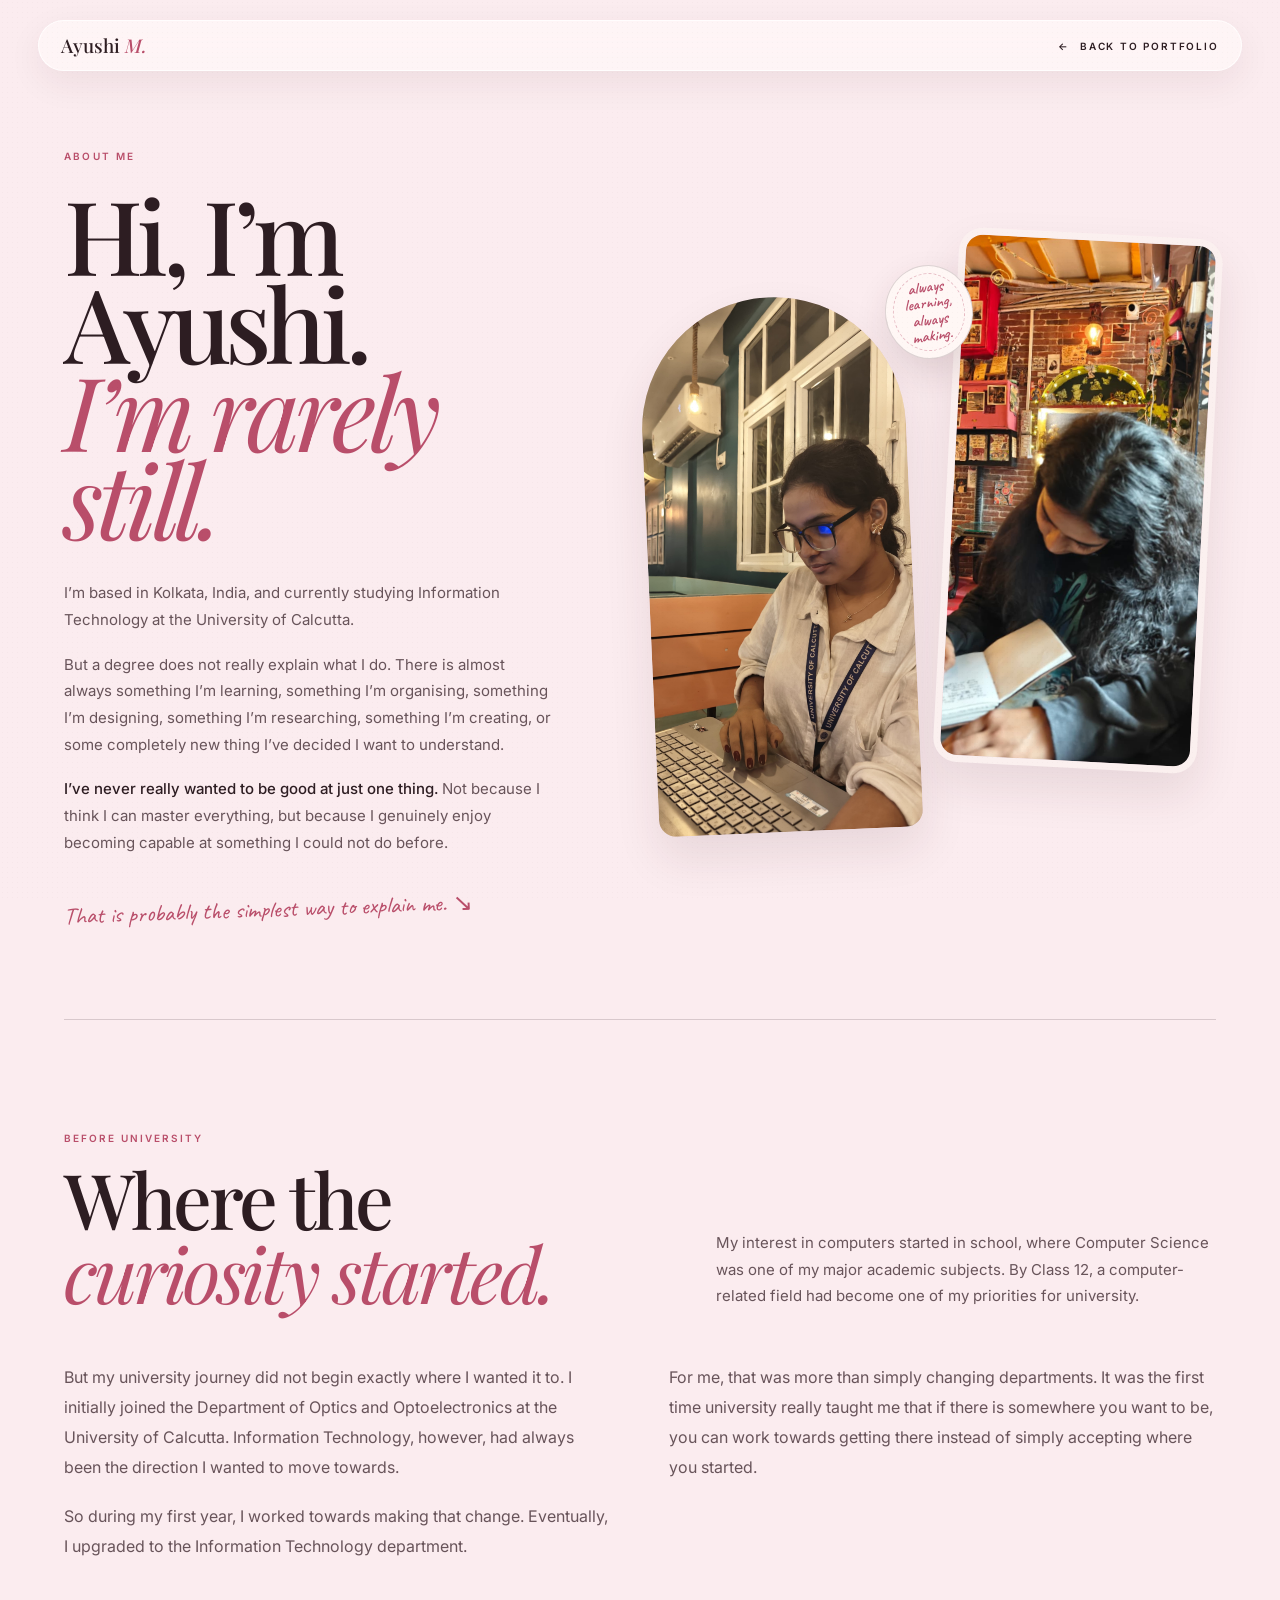
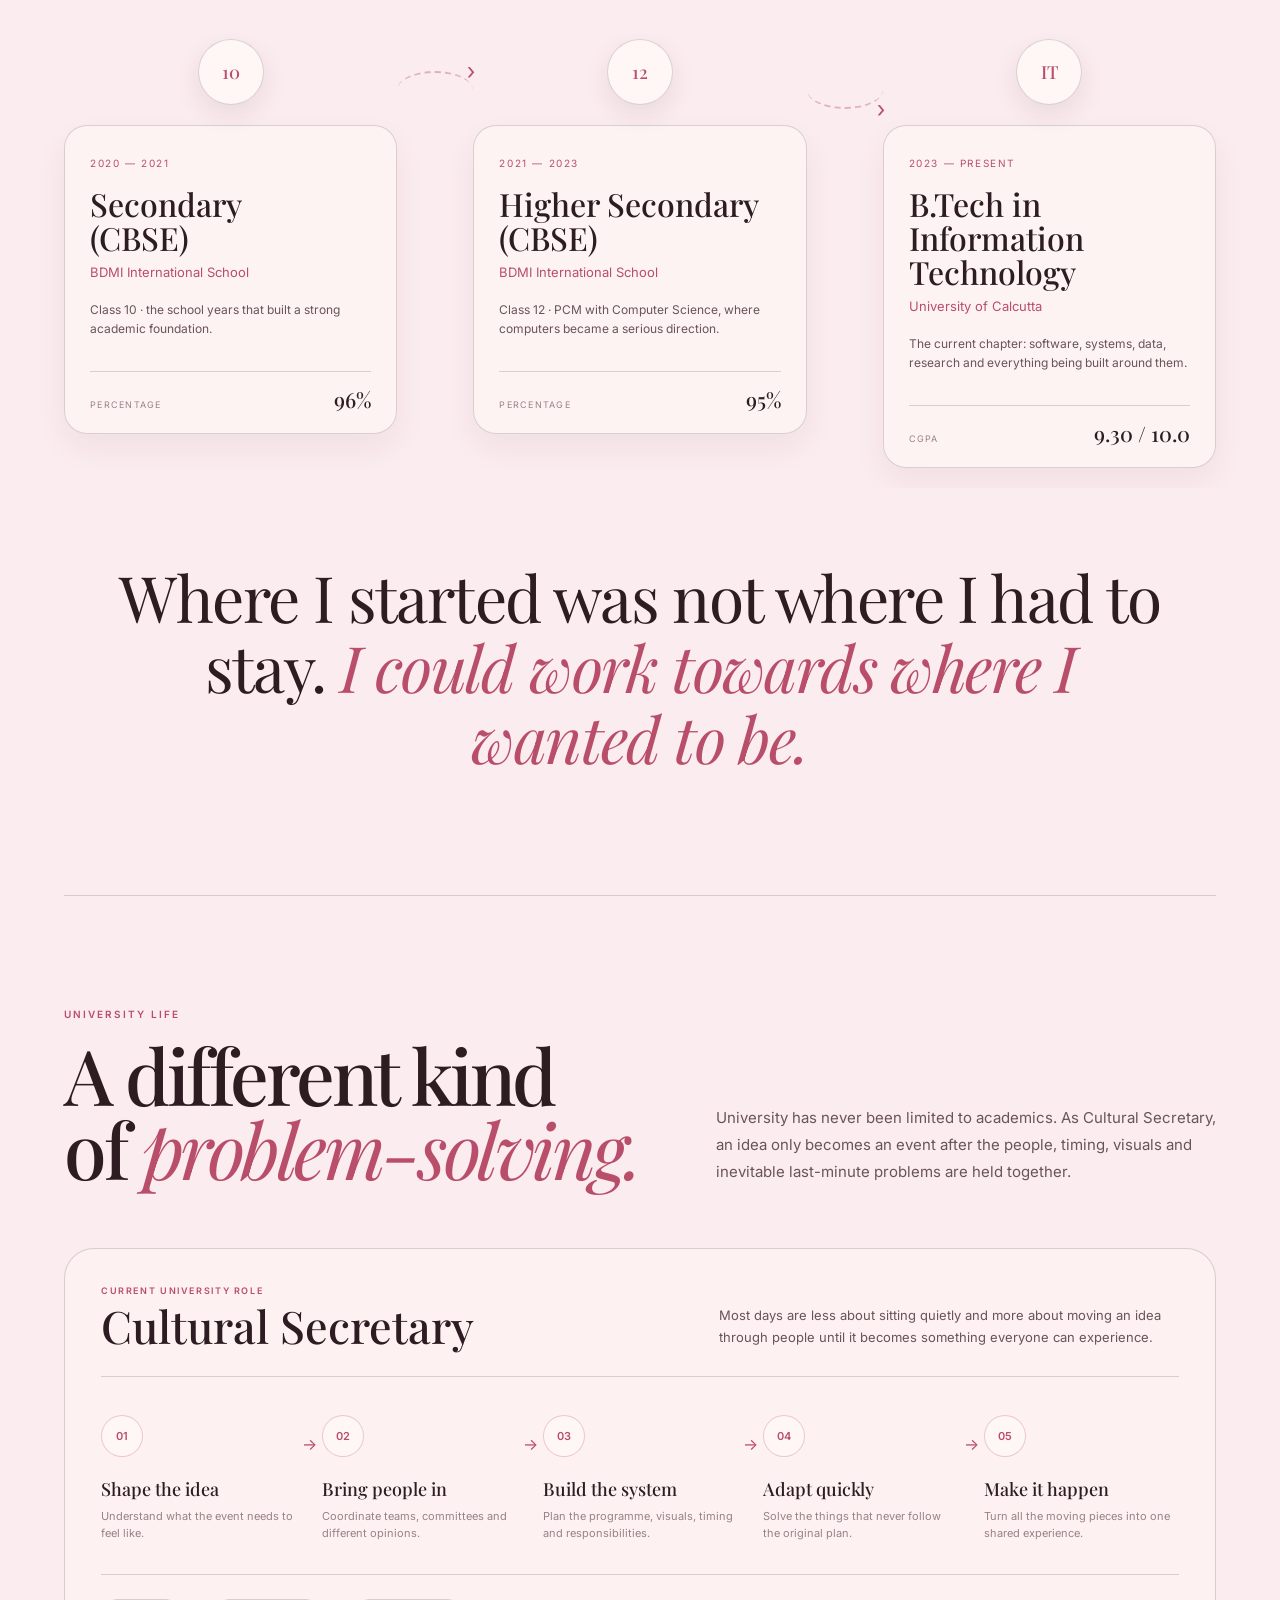
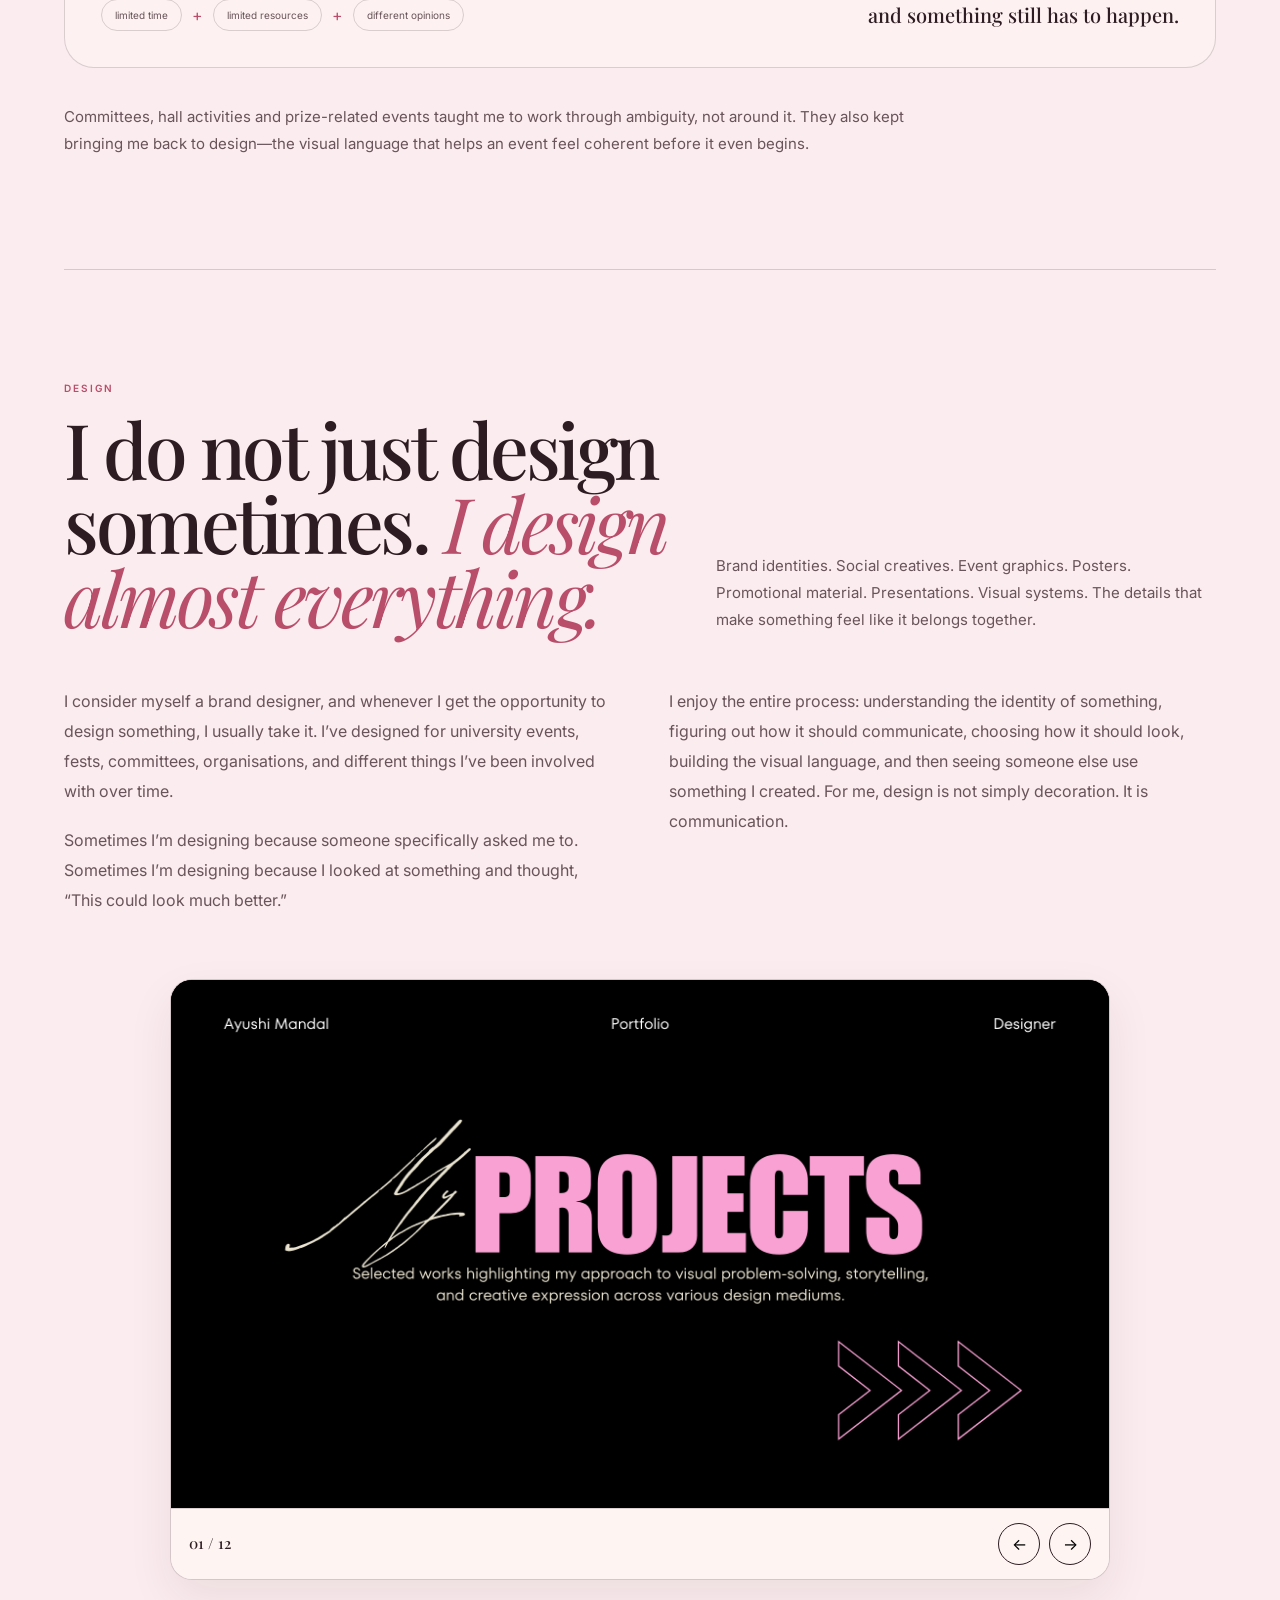
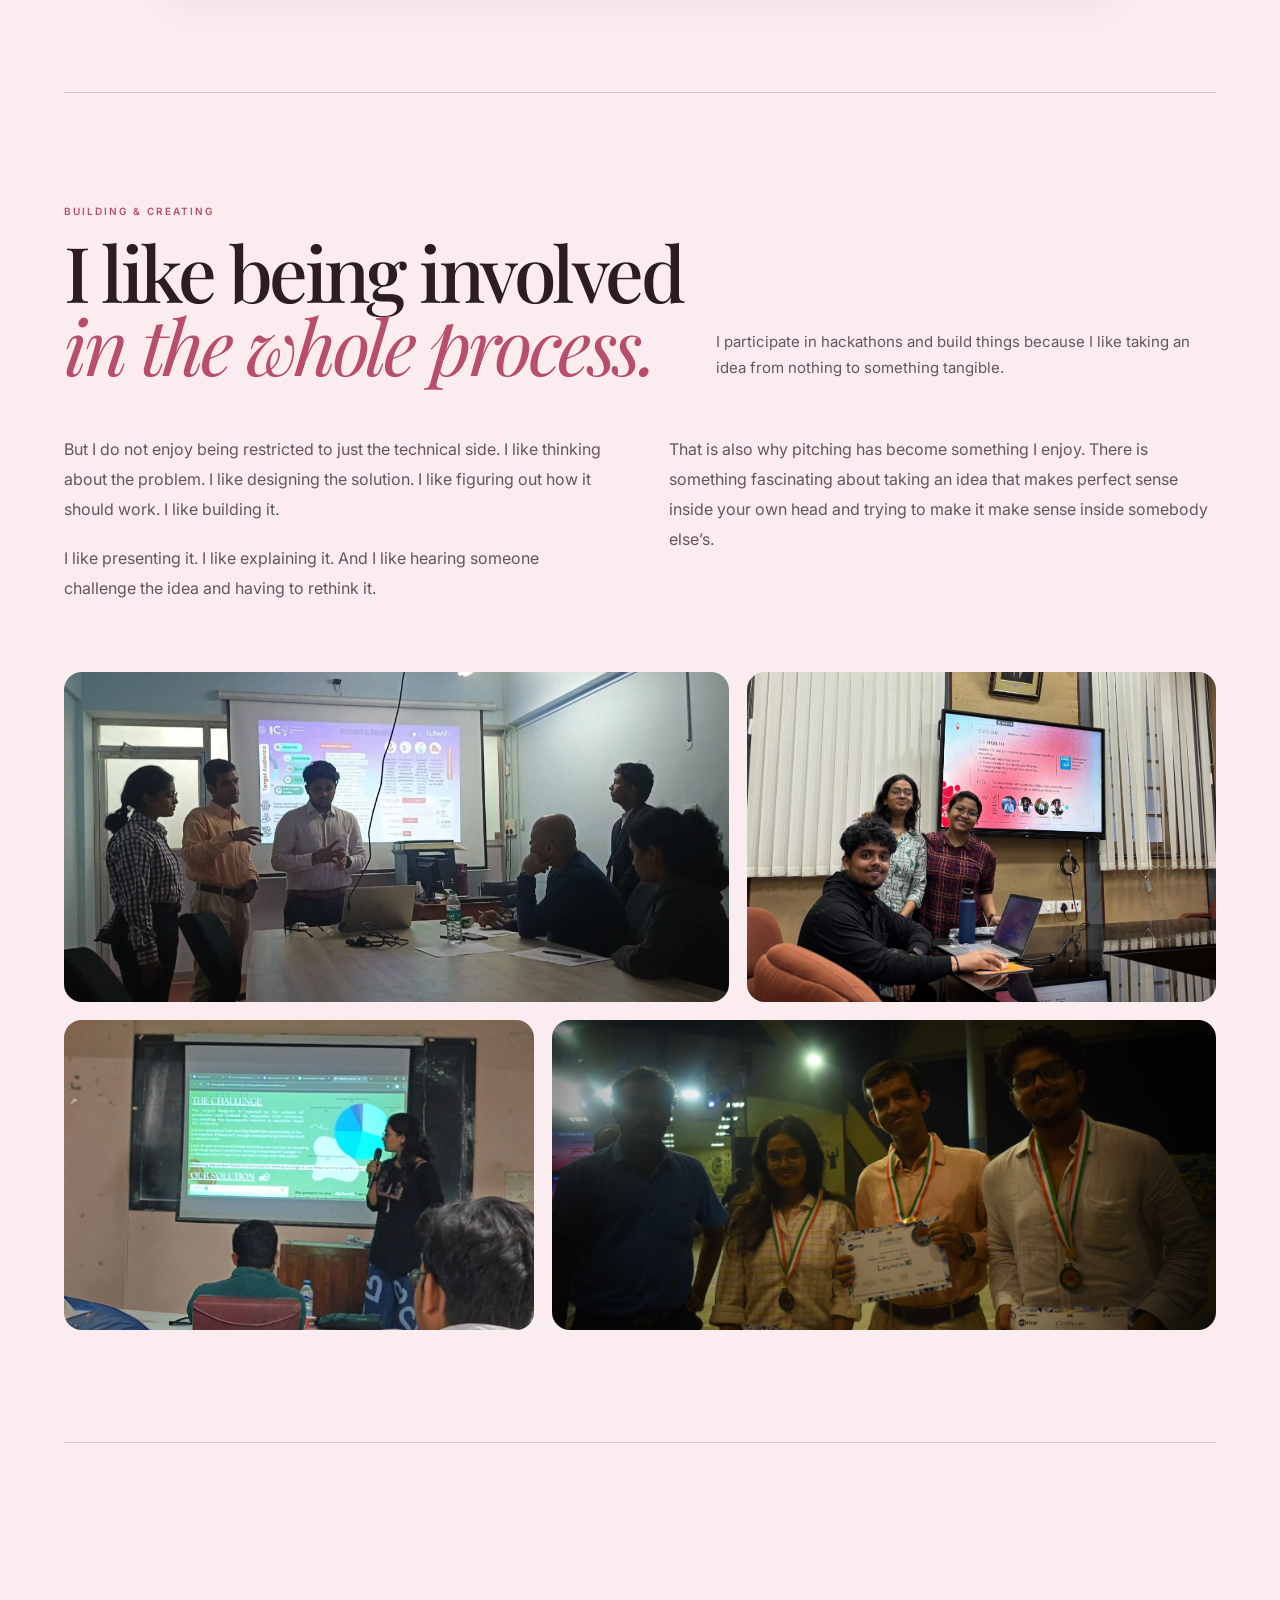
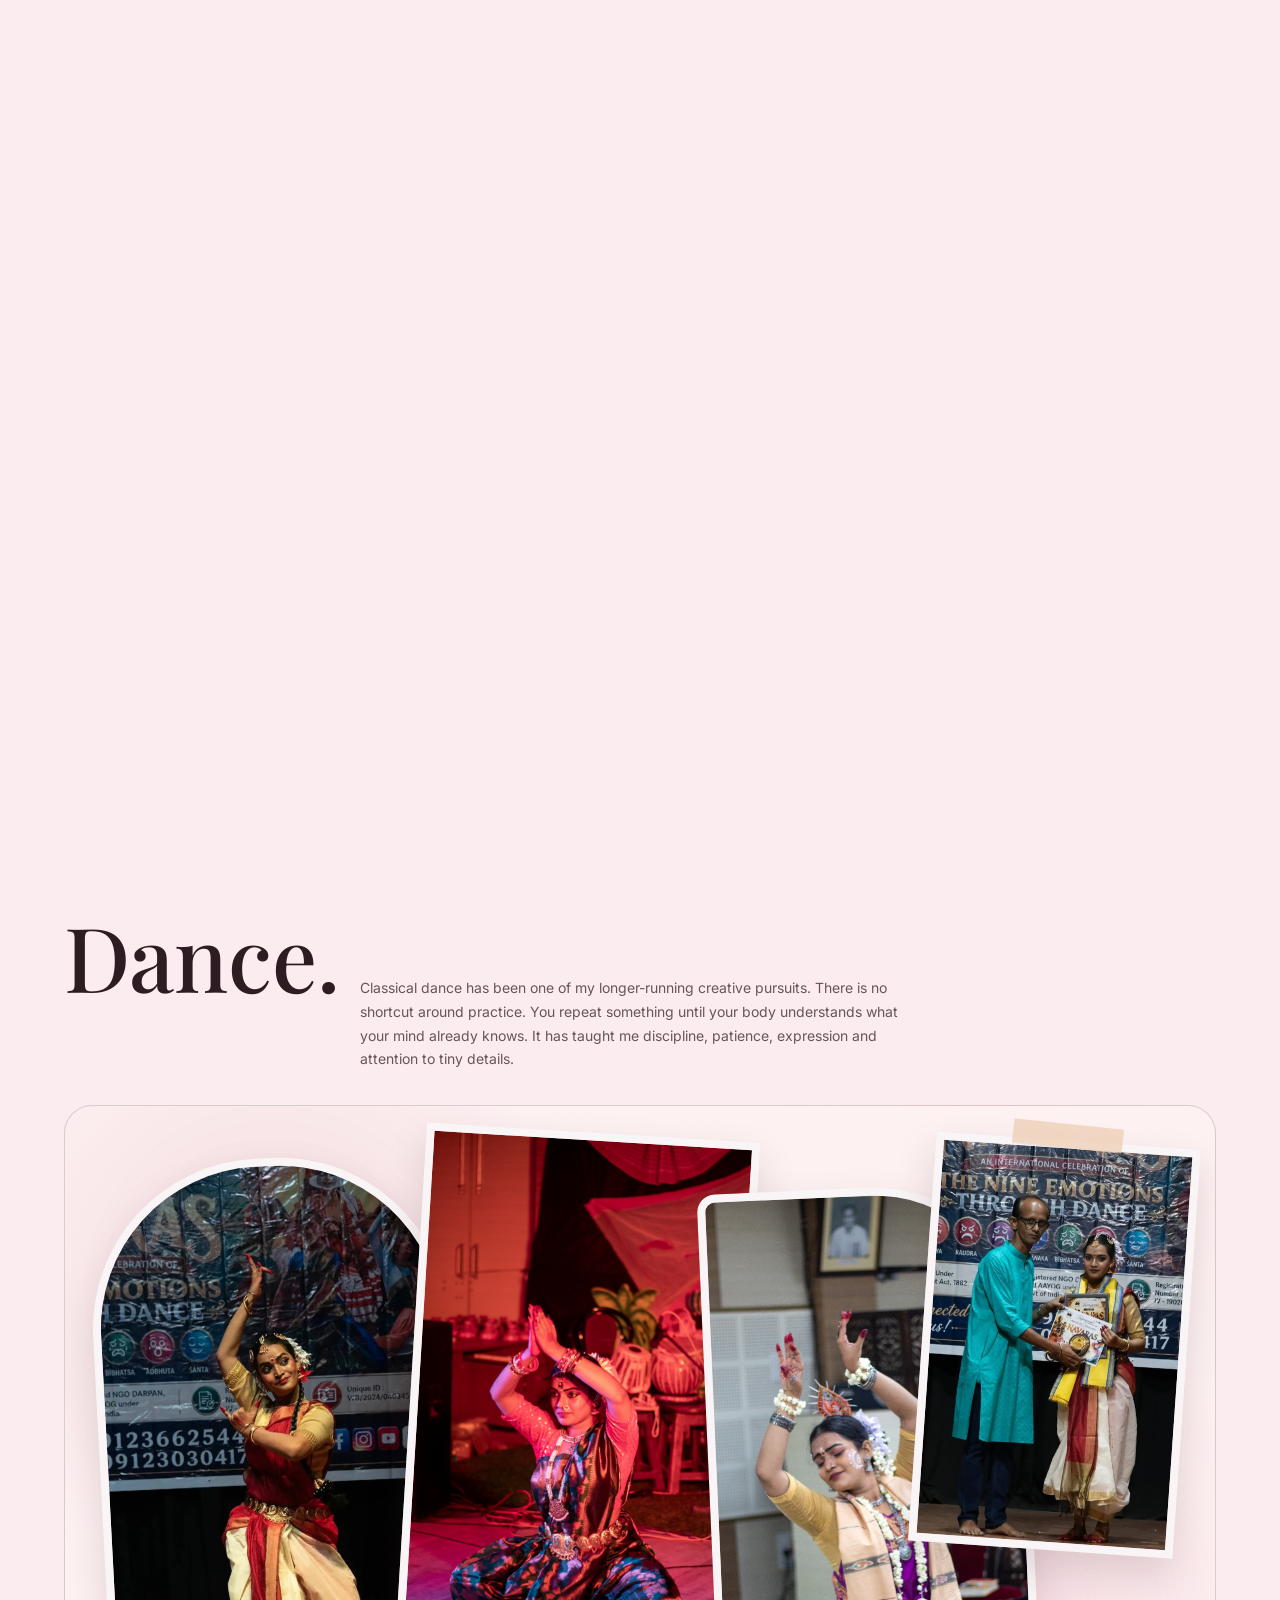
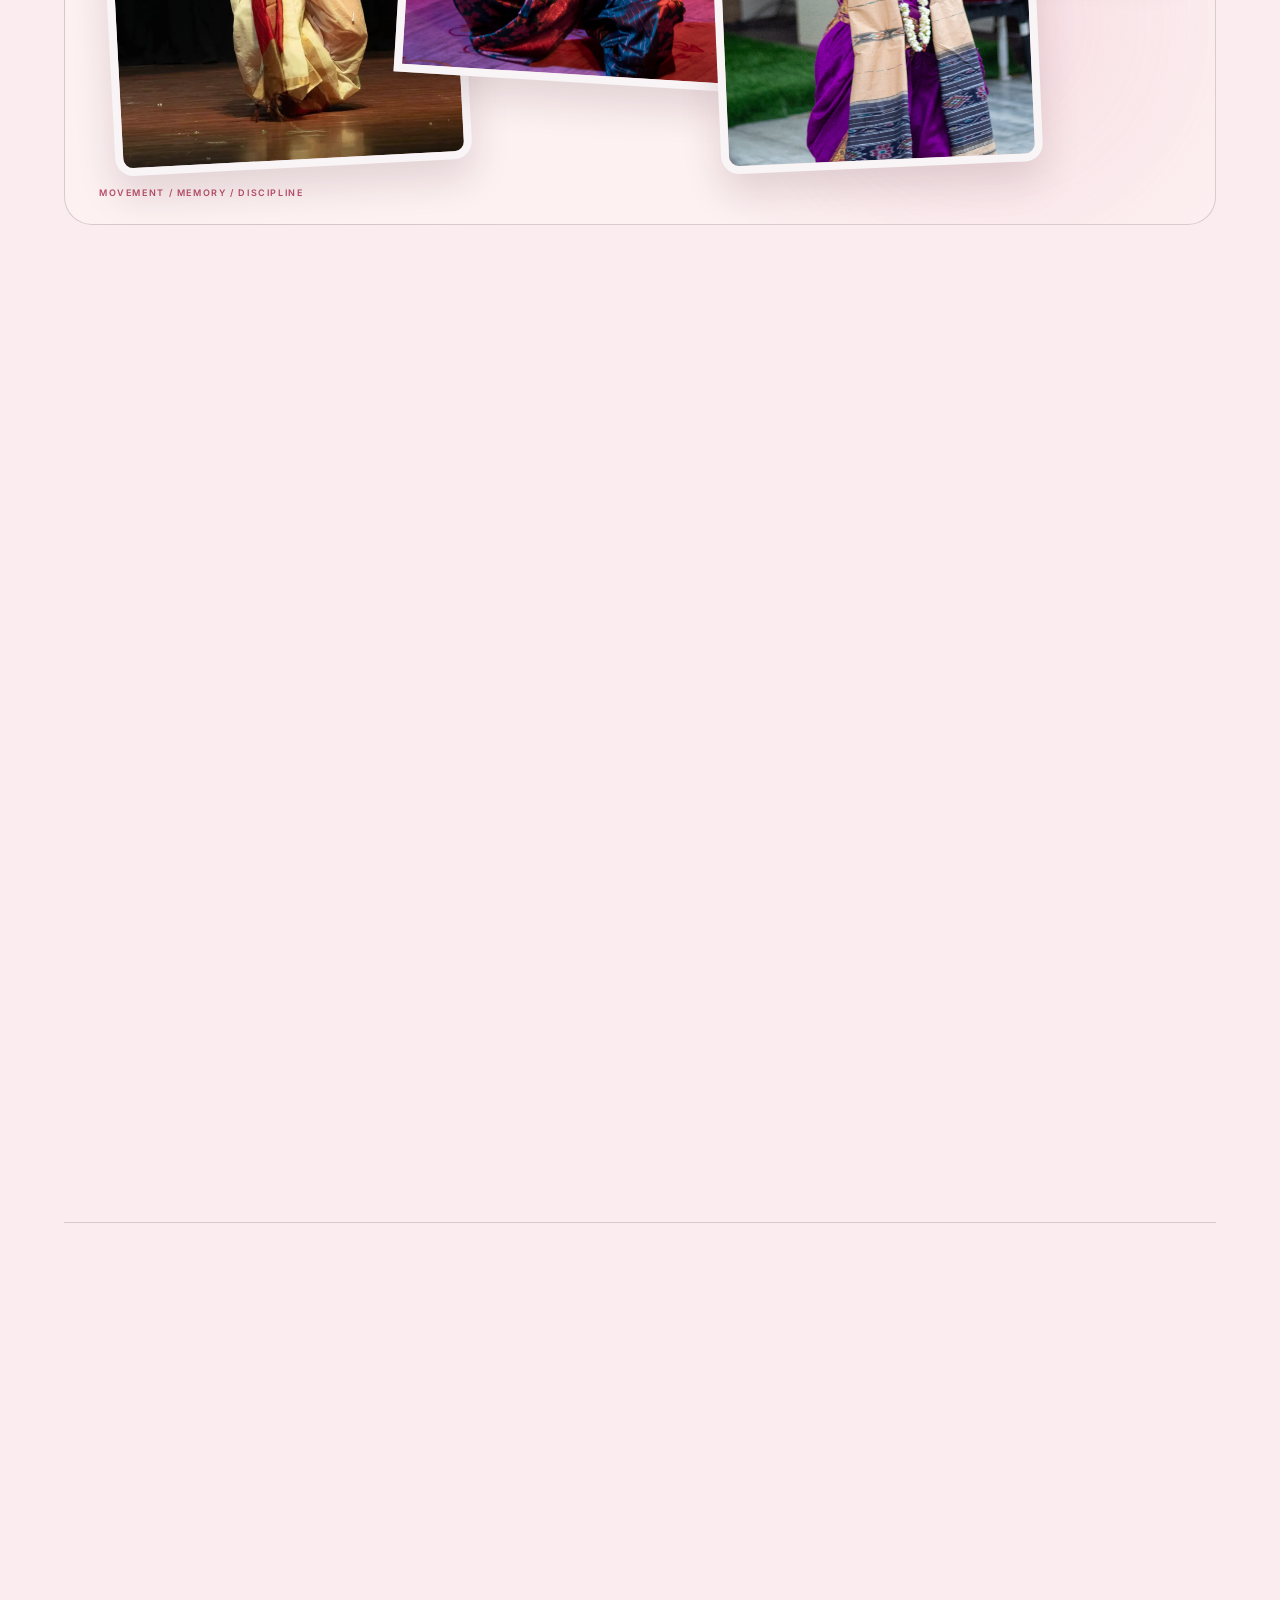
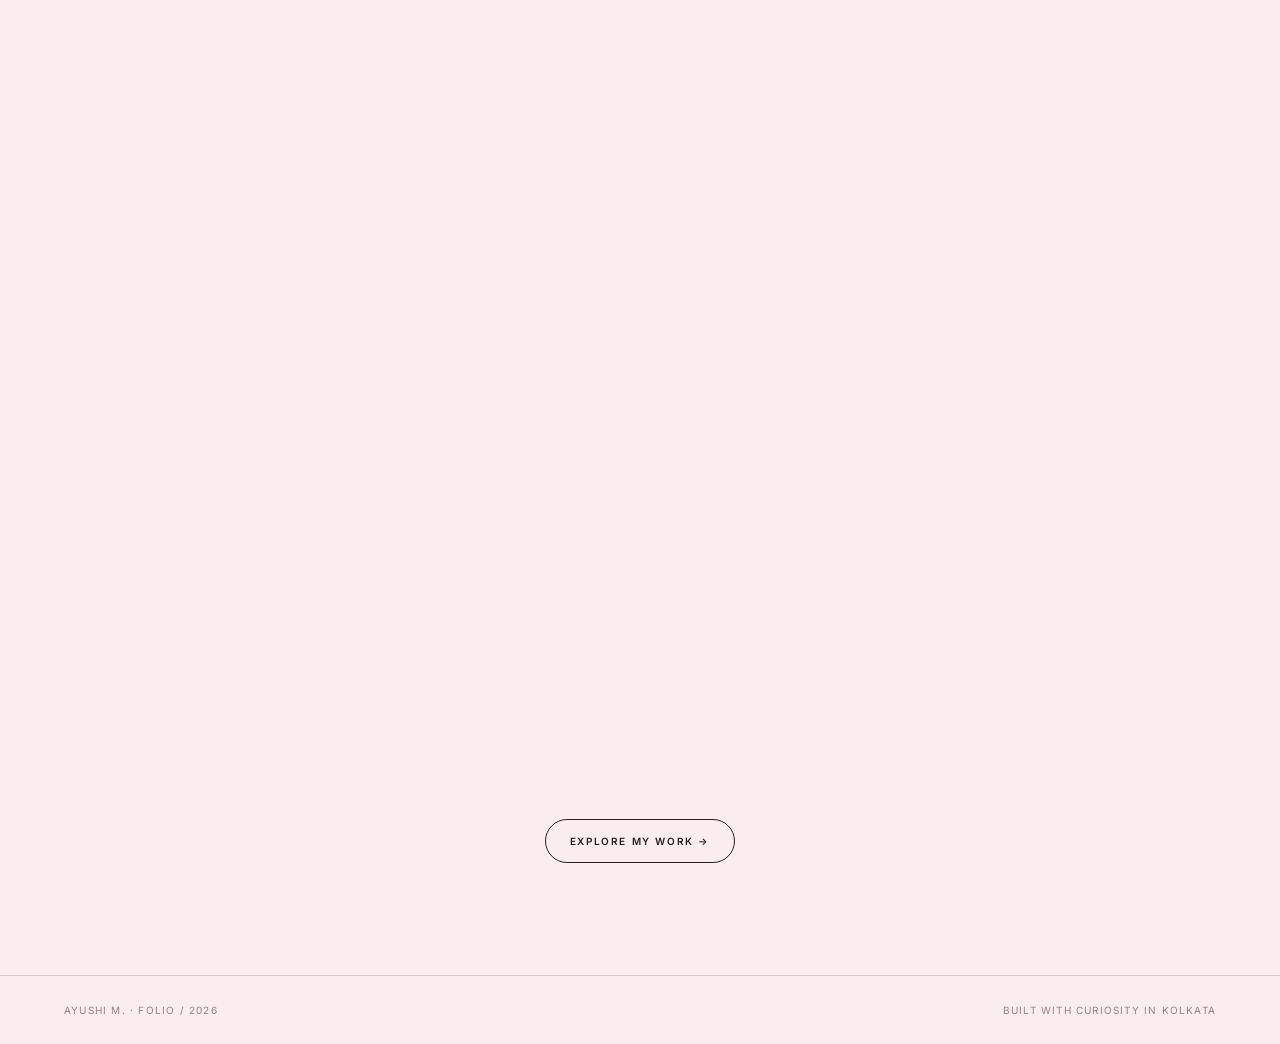
<file: about.html>
<!DOCTYPE html>
<html lang="en">
<head>
<meta charset="UTF-8">
<meta name="viewport" content="width=device-width, initial-scale=1.0">
<title>About Ayushi &mdash; Folio / 2026</title>
<meta name="description" content="The story behind Ayushi Mandal: technology, design, research, university life, building, art, dance and everything still to come.">
<link rel="preconnect" href="https://fonts.googleapis.com">
<link href="https://fonts.googleapis.com/css2?family=Playfair+Display:ital,wght@0,400;0,500;0,600;1,400;1,500&family=Inter:wght@300;400;500;600&family=Caveat:wght@500;600&display=swap" rel="stylesheet">
<style>
:root{--paper:#fbecef;--paper-2:#fff7f5;--ink:#2d1d22;--soft:#68545a;--muted:#9b8088;--rose:#b94e6a;--line:rgba(45,29,34,.17);--dark:#302127;--ease:cubic-bezier(.65,0,.35,1)}
*{box-sizing:border-box}
html{scroll-behavior:smooth;overflow-x:hidden}
body{margin:0;overflow-x:hidden;background:var(--paper);color:var(--ink);font-family:'Inter',sans-serif}
body::before{content:"";position:fixed;inset:0;z-index:50;pointer-events:none;opacity:.11;background-image:radial-gradient(rgba(45,29,34,.25) .45px,transparent .45px);background-size:5px 5px;mix-blend-mode:multiply}
a{color:inherit;text-decoration:none}img{display:block;width:100%;height:100%}figure{margin:0}button{font:inherit}
.nav{position:fixed;z-index:40;top:20px;left:3vw;right:3vw;display:flex;justify-content:space-between;align-items:center;padding:15px 22px;border:1px solid rgba(255,255,255,.8);border-radius:999px;background:rgba(255,248,248,.78);backdrop-filter:blur(18px);box-shadow:0 12px 35px rgba(72,31,43,.07)}
.brand{font:500 19px/1 'Playfair Display',serif}.brand i{color:var(--rose)}.back{font-size:10px;font-weight:600;letter-spacing:.18em;text-transform:uppercase}.back::before{content:"\2190";margin-right:10px}
.story{width:min(1420px,100%);margin:auto;padding:0 5vw}.serif{font-family:'Playfair Display',serif}.script{font-family:'Caveat',cursive}
.intro{min-height:100svh;padding:150px 0 95px;display:grid;grid-template-columns:.92fr 1.08fr;gap:7vw;align-items:center}
.kicker{margin:0 0 28px;font-size:10px;font-weight:600;letter-spacing:.22em;text-transform:uppercase;color:var(--rose)}
.intro h1{margin:0 0 38px;font:500 clamp(62px,8vw,118px)/.86 'Playfair Display',serif;letter-spacing:-.055em}.intro h1 em{display:block;color:var(--rose);font-weight:400}
.intro-copy>p:not(.kicker){max-width:600px;margin:0 0 18px;color:var(--soft);font-size:15px;line-height:1.78}.intro-copy strong{color:var(--ink);font-weight:500}.intro-note{display:inline-block;margin-top:20px;color:var(--rose);font-size:24px;transform:rotate(-2deg)}
.intro-images{position:relative;min-height:625px}.photo{position:absolute;overflow:hidden;width:46%;height:535px;background:#ead4da;box-shadow:0 22px 45px rgba(70,32,43,.1)}.intro-images .photo:first-child{left:1%;top:72px;z-index:1;border-radius:185px 185px 24px 24px;transform:rotate(-2.5deg)}.intro-images .photo:nth-child(2){right:1%;top:8px;z-index:2;border:7px solid rgba(255,247,245,.82);border-radius:24px;transform:rotate(3deg)}.intro-images img{object-fit:cover}.intro-images .photo:first-child img{object-position:center 39%}.intro-images .photo:nth-child(2) img{object-position:center 42%}.intro-badge{position:absolute;left:50%;top:14%;z-index:4;display:grid;place-items:center;width:88px;aspect-ratio:1;padding:13px;border:1px solid rgba(45,29,34,.16);border-radius:50%;background:var(--paper-2);box-shadow:0 15px 34px rgba(70,32,43,.14);color:var(--rose);text-align:center;font:600 16px/1.03 'Caveat',cursive;transform:translate(-50%,-50%) rotate(-8deg)}.intro-badge::before{content:"";position:absolute;inset:7px;border:1px dashed rgba(185,78,106,.35);border-radius:50%}
.essay{position:relative}.story-beat{padding:112px 0;border-top:1px solid var(--line)}
.beat-head{display:grid;grid-template-columns:minmax(0,650px) minmax(320px,500px);gap:28px;justify-content:start;align-items:end;margin-bottom:52px}.beat-label{margin:0 0 18px;color:var(--rose);font-size:10px;font-weight:600;letter-spacing:.2em;text-transform:uppercase}.beat-head h2{margin:0;font:500 clamp(47px,6vw,86px)/.96 'Playfair Display',serif;letter-spacing:-.045em}.beat-head h2 em{color:var(--rose);font-weight:400}.beat-lead{max-width:500px;margin:0;color:var(--soft);font-size:15px;line-height:1.78}
.prose{max-width:980px;color:var(--soft);font-size:16px;line-height:1.88}.prose p{margin:0 0 19px}.prose strong{color:var(--ink);font-weight:500}.prose.two-col{max-width:none;columns:2;column-gap:clamp(38px,4.5vw,70px)}.prose.two-col p{break-inside:avoid}
.pullquote{max-width:1050px;margin:74px auto 10px;padding:0;text-align:center;font:400 clamp(34px,5vw,70px)/1.1 'Playfair Display',serif;letter-spacing:-.025em}.pullquote em{color:var(--rose)}
.education-path-shell{margin:72px calc(50% - 50vw) 12px;padding:6px max(5vw,calc((100vw - 1420px)/2 + 5vw)) 20px;overflow-x:auto;scrollbar-width:thin;scrollbar-color:rgba(185,78,106,.35) transparent}.education-journey{display:grid;grid-template-columns:minmax(260px,1fr) 76px minmax(260px,1fr) 76px minmax(260px,1fr);align-items:start;min-width:980px}.edu-stop{position:relative;display:grid;justify-items:center;scroll-snap-align:center}.edu-node{position:relative;z-index:2;display:grid;place-items:center;width:66px;height:66px;margin-bottom:20px;border:1px solid rgba(45,29,34,.17);border-radius:50%;background:var(--paper-2);box-shadow:0 10px 26px rgba(70,32,43,.09);color:var(--rose);font:500 18px/1 'Playfair Display',serif}.edu-connector{position:relative;height:38px;margin-top:32px;border-top:2px dashed rgba(185,78,106,.38);border-radius:50%}.edu-connector::after{content:"\203A";position:absolute;right:-2px;top:-16px;color:var(--rose);font-size:23px}.edu-connector.down{transform:scaleY(-1)}.edu-connector.down::after{transform:scaleY(-1)}.edu-moment{width:100%;min-height:305px;padding:25px 25px 23px;border:1px solid var(--line);border-radius:23px;background:rgba(255,247,245,.68);box-shadow:0 14px 32px rgba(70,32,43,.06)}.edu-moment .year{font-size:10px;letter-spacing:.16em;text-transform:uppercase;color:var(--rose)}.edu-moment h3{margin:16px 0 8px;font:500 clamp(25px,2.5vw,36px)/1.06 'Playfair Display',serif}.edu-place{margin:0 0 19px;color:var(--rose);font-size:13px;line-height:1.45}.edu-detail{min-height:44px;margin:0;color:var(--soft);font-size:12px;line-height:1.55}.edu-result{display:flex;justify-content:space-between;align-items:end;gap:14px;margin-top:26px;padding-top:17px;border-top:1px solid var(--line)}.edu-result span{color:var(--muted);font-size:9px;letter-spacing:.14em;text-transform:uppercase}.edu-result strong{font:500 21px/1 'Playfair Display',serif}.path-hint{display:none;margin:9px 0 0;color:var(--muted);font-size:9px;letter-spacing:.13em;text-transform:uppercase}
.campus-map{margin-top:62px;padding:36px;border:1px solid var(--line);border-radius:30px;background:rgba(255,247,245,.47)}.campus-role{display:flex;justify-content:space-between;align-items:end;gap:30px;padding-bottom:28px;border-bottom:1px solid var(--line)}.campus-role span{display:block;margin-bottom:8px;color:var(--rose);font-size:9px;font-weight:600;letter-spacing:.18em;text-transform:uppercase}.campus-role strong{font:500 clamp(29px,3.5vw,48px)/1 'Playfair Display',serif}.campus-role p{max-width:460px;margin:0;color:var(--soft);font-size:13px;line-height:1.65}.campus-flow-shell{overflow-x:auto;scrollbar-width:none}.campus-flow{display:grid;grid-template-columns:repeat(5,minmax(150px,1fr));gap:26px;min-width:850px;padding:38px 0 32px}.campus-step{position:relative}.campus-step:not(:last-child)::after{content:"\2192";position:absolute;right:-21px;top:19px;color:var(--rose)}.campus-icon{display:grid;place-items:center;width:42px;height:42px;margin-bottom:22px;border:1px solid rgba(185,78,106,.28);border-radius:50%;background:var(--paper-2);color:var(--rose);font:600 11px/1 'Inter',sans-serif}.campus-step b{display:block;margin-bottom:7px;font:500 18px/1.2 'Playfair Display',serif}.campus-step small{display:block;color:var(--muted);font-size:11px;line-height:1.55}.campus-pressure{display:flex;align-items:center;gap:10px;flex-wrap:wrap;padding-top:24px;border-top:1px solid var(--line)}.campus-pressure span{padding:9px 13px;border:1px solid var(--line);border-radius:999px;color:var(--soft);font-size:10px}.campus-pressure i{color:var(--rose);font-style:normal}.campus-pressure b{margin-left:auto;font:500 20px/1.2 'Playfair Display',serif}.campus-note{max-width:900px;margin:36px 0 0;color:var(--soft);font-size:15px;line-height:1.78}
.design-showcase{width:min(940px,100%);margin:64px auto 0;border:1px solid var(--line);border-radius:22px;overflow:hidden;background:#f7e9eb;box-shadow:0 18px 45px rgba(70,32,43,.08)}.design-viewport{overflow:hidden;background:#111}.design-track{display:flex;transition:transform .7s var(--ease)}.design-slide{min-width:100%;aspect-ratio:16/9;background:#111}.design-slide img{object-fit:contain}.design-controls{display:flex;justify-content:space-between;align-items:center;padding:14px 18px;border-top:1px solid var(--line);background:rgba(255,247,245,.88)}.design-count{font:500 15px/1 'Playfair Display',serif}.arrow-group{display:flex;gap:9px}.arrow{width:42px;height:42px;border:1px solid var(--ink);border-radius:50%;background:transparent;cursor:pointer;transition:.25s var(--ease)}.arrow:hover,.arrow:focus-visible{background:var(--ink);color:var(--paper)}
.hackathon-grid{display:grid;grid-template-columns:repeat(12,1fr);grid-template-rows:330px 310px;gap:18px;margin-top:68px}.hack-photo{overflow:hidden;border-radius:18px;background:#e4d0d6}.hack-photo img{object-fit:cover}.hack-photo:nth-child(1){grid-column:1/8;grid-row:1}.hack-photo:nth-child(1) img{object-position:center}.hack-photo:nth-child(2){grid-column:8/13;grid-row:1}.hack-photo:nth-child(2) img{object-position:38% center}.hack-photo:nth-child(3){grid-column:1/6;grid-row:2}.hack-photo:nth-child(3) img{object-position:58% center}.hack-photo:nth-child(4){grid-column:6/13;grid-row:2}.hack-photo:nth-child(4) img{object-position:center 45%}
.research-thread{display:grid;grid-template-columns:.78fr 1.22fr;gap:clamp(38px,4vw,64px);align-items:start}.question-stack{position:sticky;top:130px}.question-stack span{display:block;font:500 clamp(36px,5vw,70px)/1.05 'Playfair Display',serif}.question-stack span:nth-child(2){margin-left:12%;color:var(--rose);font-style:italic}.question-stack span:nth-child(3){margin-left:24%}.research-copy{color:var(--soft);font-size:16px;line-height:1.88}.research-copy p{margin:0 0 20px}
.haemologix-line{margin:105px 0 0;padding:68px 0;border-block:1px solid var(--line);display:grid;grid-template-columns:.85fr 1.15fr;gap:clamp(38px,4vw,64px)}.haemologix-line h3{margin:0;font:500 clamp(49px,7vw,100px)/.9 'Playfair Display',serif;letter-spacing:-.05em;color:#a12435}.haemologix-copy p{margin:0 0 18px;color:var(--soft);font-size:15px;line-height:1.8}.haemologix-copy a{display:inline-block;margin-top:8px;padding-bottom:5px;border-bottom:1px dotted currentColor;color:#9e2432;font-size:10px;font-weight:600;letter-spacing:.16em;text-transform:uppercase}
.outside-intro{max-width:1020px}.outside-intro p{margin:0 0 20px;color:var(--soft);font-size:17px;line-height:1.85}.scrap-chapter{margin-top:96px}.scrap-title{display:flex;align-items:baseline;gap:20px;margin-bottom:34px}.scrap-title h3{margin:0;font:500 clamp(48px,7vw,92px)/.9 'Playfair Display',serif}.scrap-title p{max-width:560px;margin:0;color:var(--soft);font-size:14px;line-height:1.7}
.scrap-grid{display:grid;gap:14px}.scrap-photo{overflow:hidden;border:9px solid rgba(255,255,255,.72);background:#ead7dc;box-shadow:0 12px 28px rgba(70,32,43,.08)}.scrap-photo img{object-fit:cover}
.art-scrap{height:760px;grid-template-columns:repeat(12,1fr);grid-template-rows:repeat(6,1fr);gap:10px;padding:10px;overflow:hidden;border:1px solid var(--line);border-radius:26px;background:rgba(255,247,245,.62)}.art-scrap .scrap-photo{border-width:6px;box-shadow:none}.art-scrap .p1{grid-column:1/6;grid-row:1/3}.art-scrap .p1 img{object-position:center 52%}.art-scrap .p2{grid-column:6/9;grid-row:1/3}.art-scrap .p3{grid-column:9/13;grid-row:1/3}.art-scrap .p4{grid-column:4/9;grid-row:3/7}.art-scrap .p4 img{object-position:center 62%}.art-scrap .p5{grid-column:1/4;grid-row:3/7;background:#f4e7e9}.art-scrap .p5::before{content:none}.art-scrap .p5 img{object-fit:cover;object-position:center 34%;transform:scale(1.04);transform-origin:center 34%}.art-scrap .p6{grid-column:9/13;grid-row:3/7}.art-scrap .p6 img{object-position:center top}
.dance-scrap{position:relative;display:block;height:720px;overflow:hidden;border:1px solid var(--line);border-radius:28px;background:radial-gradient(circle at 18% 26%,rgba(185,78,106,.15),transparent 28%),radial-gradient(circle at 80% 72%,rgba(235,174,192,.3),transparent 30%),rgba(255,247,245,.48)}.dance-scrap::before{content:"movement / memory / discipline";position:absolute;left:34px;bottom:27px;color:var(--rose);font:600 9px/1 'Inter',sans-serif;letter-spacing:.18em;text-transform:uppercase}.dance-scrap::after{content:"";position:absolute;right:8%;top:18px;width:110px;height:24px;background:rgba(237,205,178,.72);transform:rotate(6deg);box-shadow:0 1px 0 rgba(45,29,34,.08)}.dance-scrap .scrap-photo{position:absolute;height:auto;border-width:8px;box-shadow:0 18px 38px rgba(70,32,43,.15)}.dance-scrap .scrap-photo img{object-position:center top}.dance-scrap .p1{left:3%;top:52px;width:31%;height:610px;border-radius:170px 170px 18px 18px;transform:rotate(-3deg)}.dance-scrap .p2{left:30%;top:26px;width:29%;height:550px;transform:rotate(3.5deg)}.dance-scrap .p3{left:56%;top:82px;width:28%;height:580px;border-radius:18px 150px 18px 18px;transform:rotate(-2.5deg)}.dance-scrap .p4{right:2.5%;top:34px;width:23%;height:410px;transform:rotate(4deg)}.dance-scrap .p4 img{object-position:70% center}
.fashion-scrap{grid-template-columns:.8fr 1.1fr .8fr;grid-template-rows:600px}.fashion-scrap .scrap-photo img{object-fit:contain;background:white}.fashion-scrap .p2 img{object-fit:cover;object-position:center 18%}
.common-thread{display:grid;grid-template-columns:1fr 1fr;gap:clamp(38px,4vw,64px);align-items:start}.common-thread h2{margin:0;font:500 clamp(52px,7vw,100px)/.91 'Playfair Display',serif;letter-spacing:-.05em}.common-thread h2 em{color:var(--rose);font-weight:400}.identity-list{display:flex;flex-wrap:wrap;gap:9px;margin:40px 0}.identity-list span{padding:11px 16px;border:1px solid var(--line);border-radius:999px;background:rgba(255,255,255,.45);font:500 15px/1 'Playfair Display',serif}.closing-copy{color:var(--soft);font-size:16px;line-height:1.86}.closing-copy p{margin:0 0 20px}.last-line{margin:68px 0 20px;text-align:center;font:400 clamp(38px,5.8vw,82px)/1.05 'Playfair Display',serif}.last-line em{color:var(--rose)}.button{display:flex;width:max-content;margin:36px auto 0;padding:15px 24px;border:1px solid var(--ink);border-radius:999px;font-size:10px;font-weight:600;letter-spacing:.16em;text-transform:uppercase;transition:.3s}.button:hover{background:var(--ink);color:var(--paper)}
.footer{display:flex;justify-content:space-between;gap:30px;padding:28px 5vw;border-top:1px solid var(--line);color:var(--muted);font-size:10px;letter-spacing:.12em;text-transform:uppercase}
.reveal{opacity:0;transform:translateY(22px);transition:opacity .75s var(--ease),transform .75s var(--ease)}.reveal.in{opacity:1;transform:none}
@media(max-width:980px){.intro{grid-template-columns:1fr;padding-top:135px}.intro-images{width:min(760px,100%);margin:auto}.beat-head,.research-thread,.haemologix-line,.common-thread{grid-template-columns:1fr}.beat-head{gap:26px}.question-stack{position:relative;top:auto;margin-bottom:36px}.prose.two-col{columns:1}.campus-role{align-items:start}.fashion-scrap{grid-template-rows:520px}}
@media(max-width:700px){.nav{top:11px;left:11px;right:11px;padding:13px 16px}.story{padding:0 20px}.intro{padding:112px 0 74px;gap:48px}.intro h1{font-size:clamp(57px,18vw,76px)}.intro-images{width:100%;min-height:440px}.intro-images .photo{width:46%;height:365px}.intro-images .photo:first-child{left:1%;top:62px;border-radius:125px 125px 16px 16px}.intro-images .photo:nth-child(2){right:1%;top:7px;border-width:4px;border-radius:16px}.intro-badge{left:50%;top:14%;width:70px;padding:9px;font-size:13px}.intro-badge::before{inset:5px}.story-beat{padding:78px 0}.beat-head{gap:22px;margin-bottom:38px}.beat-head h2{font-size:clamp(43px,13vw,64px)}.education-path-shell{margin-top:48px;padding-bottom:14px;scroll-snap-type:x proximity}.education-journey{grid-template-columns:245px 54px 245px 54px 245px;min-width:843px}.edu-connector{margin-top:31px}.edu-moment{min-height:300px;padding:22px}.path-hint{display:block}.campus-map{margin-top:42px;padding:25px 20px;border-radius:22px}.campus-role{display:block}.campus-role p{margin-top:18px}.campus-flow{padding:30px 0 25px}.campus-pressure{gap:7px}.campus-pressure b{width:100%;margin:10px 0 0}.campus-note{margin-top:26px}.design-showcase{margin-top:44px;border-radius:14px}.design-controls{padding:11px 13px}.arrow{width:38px;height:38px}.hackathon-grid{display:grid;grid-template-columns:1fr;grid-template-rows:none;margin-top:48px;gap:12px}.hack-photo:nth-child(n){grid-column:auto;grid-row:auto;height:260px}.hack-photo:nth-child(1){height:220px}.hack-photo:nth-child(2){height:270px}.hack-photo:nth-child(3){height:270px}.hack-photo:nth-child(4){height:240px}.research-thread{gap:22px}.haemologix-line{margin-top:74px;padding:48px 0}.scrap-chapter{margin-top:72px}.scrap-title{display:block}.scrap-title h3{margin-bottom:18px}.scrap-grid{gap:8px}.scrap-photo{border-width:5px}.art-scrap{grid-template-columns:1fr 1fr;grid-template-rows:300px 210px 260px 190px}.art-scrap .p1{grid-column:1/3;grid-row:1}.art-scrap .p2{grid-column:1;grid-row:2}.art-scrap .p3{grid-column:2;grid-row:2/4}.art-scrap .p4{grid-column:1;grid-row:3/5}.art-scrap .p5{grid-column:2;grid-row:4}.art-scrap .p6{grid-column:1/3;grid-row:5;height:190px}.dance-scrap{grid-template-columns:1fr 1fr;grid-template-rows:390px 390px}.fashion-scrap{grid-template-columns:1fr 1fr;grid-template-rows:430px 500px}.fashion-scrap .p3{grid-column:1/3;height:430px}.footer{flex-direction:column}.pullquote{margin-top:52px}.last-line{margin-top:50px}}
@media(max-width:700px){.art-scrap{height:740px;grid-template-columns:1fr 1fr;grid-template-rows:190px 165px 175px 175px;gap:7px;padding:7px}.art-scrap .p1{grid-column:1/3;grid-row:1}.art-scrap .p2{grid-column:1;grid-row:2}.art-scrap .p3{grid-column:2;grid-row:2}.art-scrap .p5{grid-column:1;grid-row:3/5}.art-scrap .p4{grid-column:2;grid-row:3}.art-scrap .p6{grid-column:2;grid-row:4;height:auto}.art-scrap .p5 img{transform:none}.dance-scrap{height:670px}.dance-scrap::before{left:18px;bottom:17px;font-size:7px}.dance-scrap::after{right:4%;width:72px;height:17px}.dance-scrap .p1{left:2%;top:56px;width:47%;height:500px}.dance-scrap .p2{left:43%;top:23px;width:45%;height:405px}.dance-scrap .p3{left:23%;top:340px;width:43%;height:290px;border-radius:14px 90px 14px 14px}.dance-scrap .p4{right:2%;top:385px;width:37%;height:235px}.dance-scrap .p4 img{object-position:70% 35%}}
@media(prefers-reduced-motion:reduce){html{scroll-behavior:auto}.reveal{opacity:1;transform:none;transition:none}.design-track{transition:none}}
</style>
</head>
<body>
<nav class="nav" aria-label="Page navigation"><a class="brand" href="index.html">Ayushi <i>M.</i></a><a class="back" href="index.html#about">Back to portfolio</a></nav>
<main class="story">
 <header class="intro">
  <div class="intro-copy reveal"><p class="kicker">About me</p><h1>Hi, I&rsquo;m<br>Ayushi.<em>I&rsquo;m rarely still.</em></h1><p>I&rsquo;m based in Kolkata, India, and currently studying Information Technology at the University of Calcutta.</p><p>But a degree does not really explain what I do. There is almost always something I&rsquo;m learning, something I&rsquo;m organising, something I&rsquo;m designing, something I&rsquo;m researching, something I&rsquo;m creating, or some completely new thing I&rsquo;ve decided I want to understand.</p><p><strong>I&rsquo;ve never really wanted to be good at just one thing.</strong> Not because I think I can master everything, but because I genuinely enjoy becoming capable at something I could not do before.</p><span class="intro-note script">That is probably the simplest way to explain me. &#8600;</span></div>
  <div class="intro-images reveal"><figure class="photo"><img src="assets/about/working.jpg" alt="Ayushi working on a laptop" fetchpriority="high"></figure><figure class="photo"><img src="assets/about/art-cafe.jpg" alt="Ayushi writing at an art cafe" fetchpriority="high"></figure><span class="intro-badge">always learning,<br>always making.</span></div>
 </header>

 <article class="essay">
  <section class="story-beat" id="education">
   <div class="beat-head reveal"><div><p class="beat-label">Before university</p><h2>Where the<br><em>curiosity started.</em></h2></div><p class="beat-lead">My interest in computers started in school, where Computer Science was one of my major academic subjects. By Class 12, a computer-related field had become one of my priorities for university.</p></div>
   <div class="prose two-col reveal"><p>But my university journey did not begin exactly where I wanted it to. I initially joined the Department of Optics and Optoelectronics at the University of Calcutta. Information Technology, however, had always been the direction I wanted to move towards.</p><p>So during my first year, I worked towards making that change. Eventually, I upgraded to the Information Technology department.</p><p>For me, that was more than simply changing departments. It was the first time university really taught me that if there is somewhere you want to be, you can work towards getting there instead of simply accepting where you started.</p></div>
   <div class="education-path-shell reveal" aria-label="Education pathway">
    <div class="education-journey">
     <article class="edu-stop"><span class="edu-node" aria-hidden="true">10</span><div class="edu-moment"><span class="year">2020 &mdash; 2021</span><h3>Secondary<br>(CBSE)</h3><p class="edu-place">BDMI International School</p><p class="edu-detail">Class 10 &middot; the school years that built a strong academic foundation.</p><div class="edu-result"><span>Percentage</span><strong>96%</strong></div></div></article>
     <span class="edu-connector" aria-hidden="true"></span>
     <article class="edu-stop"><span class="edu-node" aria-hidden="true">12</span><div class="edu-moment"><span class="year">2021 &mdash; 2023</span><h3>Higher Secondary<br>(CBSE)</h3><p class="edu-place">BDMI International School</p><p class="edu-detail">Class 12 &middot; PCM with Computer Science, where computers became a serious direction.</p><div class="edu-result"><span>Percentage</span><strong>95%</strong></div></div></article>
     <span class="edu-connector down" aria-hidden="true"></span>
     <article class="edu-stop"><span class="edu-node" aria-hidden="true">IT</span><div class="edu-moment"><span class="year">2023 &mdash; Present</span><h3>B.Tech in Information Technology</h3><p class="edu-place">University of Calcutta</p><p class="edu-detail">The current chapter: software, systems, data, research and everything being built around them.</p><div class="edu-result"><span>CGPA</span><strong>9.30 / 10.0</strong></div></div></article>
    </div>
    <p class="path-hint">Swipe to follow the full path &rarr;</p>
   </div>
   <blockquote class="pullquote reveal">Where I started was not where I had to stay. <em>I could work towards where I wanted to be.</em></blockquote>
  </section>

  <section class="story-beat">
   <div class="beat-head reveal"><div><p class="beat-label">University life</p><h2>A different kind<br>of <em>problem-solving.</em></h2></div><p class="beat-lead">University has never been limited to academics. As Cultural Secretary, an idea only becomes an event after the people, timing, visuals and inevitable last-minute problems are held together.</p></div>
   <div class="campus-map reveal">
    <div class="campus-role"><div><span>Current university role</span><strong>Cultural Secretary</strong></div><p>Most days are less about sitting quietly and more about moving an idea through people until it becomes something everyone can experience.</p></div>
    <div class="campus-flow-shell"><div class="campus-flow" aria-label="How Ayushi organises a university event"><article class="campus-step"><span class="campus-icon">01</span><b>Shape the idea</b><small>Understand what the event needs to feel like.</small></article><article class="campus-step"><span class="campus-icon">02</span><b>Bring people in</b><small>Coordinate teams, committees and different opinions.</small></article><article class="campus-step"><span class="campus-icon">03</span><b>Build the system</b><small>Plan the programme, visuals, timing and responsibilities.</small></article><article class="campus-step"><span class="campus-icon">04</span><b>Adapt quickly</b><small>Solve the things that never follow the original plan.</small></article><article class="campus-step"><span class="campus-icon">05</span><b>Make it happen</b><small>Turn all the moving pieces into one shared experience.</small></article></div></div>
    <div class="campus-pressure"><span>limited time</span><i>+</i><span>limited resources</span><i>+</i><span>different opinions</span><b>and something still has to happen.</b></div>
   </div>
   <p class="campus-note reveal">Committees, hall activities and prize-related events taught me to work through ambiguity, not around it. They also kept bringing me back to design&mdash;the visual language that helps an event feel coherent before it even begins.</p>
  </section>

  <section class="story-beat" id="design">
   <div class="beat-head reveal"><div><p class="beat-label">Design</p><h2>I do not just design<br>sometimes. <em>I design<br>almost everything.</em></h2></div><p class="beat-lead">Brand identities. Social creatives. Event graphics. Posters. Promotional material. Presentations. Visual systems. The details that make something feel like it belongs together.</p></div>
   <div class="prose two-col reveal"><p>I consider myself a brand designer, and whenever I get the opportunity to design something, I usually take it. I&rsquo;ve designed for university events, fests, committees, organisations, and different things I&rsquo;ve been involved with over time.</p><p>Sometimes I&rsquo;m designing because someone specifically asked me to. Sometimes I&rsquo;m designing because I looked at something and thought, &ldquo;This could look much better.&rdquo;</p><p>I enjoy the entire process: understanding the identity of something, figuring out how it should communicate, choosing how it should look, building the visual language, and then seeing someone else use something I created. For me, design is not simply decoration. It is communication.</p></div>
   <div class="design-showcase reveal" aria-roledescription="carousel" aria-label="Ayushi's design portfolio">
    <div class="design-viewport">
     <div class="design-track">
      <figure class="design-slide" aria-label="Design portfolio cover, slide 1 of 12"><img src="assets/design-showcase/7.png" alt="Ayushi's design portfolio cover" loading="lazy"></figure>
      <figure class="design-slide" aria-label="Travel flyers, slide 2 of 12"><img src="assets/design-showcase/8.png" alt="A collection of travel flyer designs" loading="lazy"></figure>
      <figure class="design-slide" aria-label="Record sleeves, slide 3 of 12"><img src="assets/design-showcase/9.png" alt="A collection of record sleeve designs" loading="lazy"></figure>
      <figure class="design-slide" aria-label="Packaging, slide 4 of 12"><img src="assets/design-showcase/10.png" alt="Can packaging design concepts" loading="lazy"></figure>
      <figure class="design-slide" aria-label="Concert posters, slide 5 of 12"><img src="assets/design-showcase/11.png" alt="A collection of concert poster designs" loading="lazy"></figure>
      <figure class="design-slide" aria-label="Food magazine, slide 6 of 12"><img src="assets/design-showcase/12.png" alt="Editorial food magazine designs" loading="lazy"></figure>
      <figure class="design-slide" aria-label="Brand boards, slide 7 of 12"><img src="assets/design-showcase/13.png" alt="Aloe Aura brand board and identity system" loading="lazy"></figure>
      <figure class="design-slide" aria-label="VOIDHAUS brand, slide 8 of 12"><img src="assets/design-showcase/14.png" alt="VOIDHAUS visual identity design" loading="lazy"></figure>
      <figure class="design-slide" aria-label="Tote bags, slide 9 of 12"><img src="assets/design-showcase/15.png" alt="A collection of tote bag graphic designs" loading="lazy"></figure>
      <figure class="design-slide" aria-label="Book covers, slide 10 of 12"><img src="assets/design-showcase/16.png" alt="A collection of book cover designs" loading="lazy"></figure>
      <figure class="design-slide" aria-label="Mugs, slide 11 of 12"><img src="assets/design-showcase/17.png" alt="A collection of illustrated mug designs" loading="lazy"></figure>
      <figure class="design-slide" aria-label="Advertisements and brochures, slide 12 of 12"><img src="assets/design-showcase/18.png" alt="Advertisements, fan edits and brochure designs" loading="lazy"></figure>
     </div>
    </div>
    <div class="design-controls"><span class="design-count" aria-live="polite">01 / 12</span><div class="arrow-group"><button class="arrow prev" type="button" aria-label="Previous design">&larr;</button><button class="arrow next" type="button" aria-label="Next design">&rarr;</button></div></div>
   </div>
  </section>

  <section class="story-beat">
   <div class="beat-head reveal"><div><p class="beat-label">Building &amp; creating</p><h2>I like being involved<br><em>in the whole process.</em></h2></div><p class="beat-lead">I participate in hackathons and build things because I like taking an idea from nothing to something tangible.</p></div>
   <div class="prose two-col reveal"><p>But I do not enjoy being restricted to just the technical side. I like thinking about the problem. I like designing the solution. I like figuring out how it should work. I like building it.</p><p>I like presenting it. I like explaining it. And I like hearing someone challenge the idea and having to rethink it.</p><p>That is also why pitching has become something I enjoy. There is something fascinating about taking an idea that makes perfect sense inside your own head and trying to make it make sense inside somebody else&rsquo;s.</p></div>
   <div class="hackathon-grid reveal"><figure class="hack-photo"><img src="assets/about/hackathon-pitch.jpg" alt="Ayushi and her team presenting to a panel" loading="lazy"></figure><figure class="hack-photo"><img src="assets/about/hackathon-team.jpg" alt="Ayushi with her hackathon team" loading="lazy"></figure><figure class="hack-photo"><img src="assets/about/pitching.jpg" alt="Ayushi pitching a project" loading="lazy"></figure><figure class="hack-photo"><img src="assets/about/business-prize.jpg" alt="Ayushi and her team after receiving recognition" loading="lazy"></figure></div>
  </section>

  <section class="story-beat">
   <div class="research-thread"><div class="question-stack reveal"><p class="beat-label">Research &amp; academia</p><span>What?</span><span>Why?</span><span>Another way?</span></div><div class="research-copy reveal"><p>One of my biggest goals now is higher education. I&rsquo;ve realised that I genuinely love academia. I like studying. I like reading. I like asking questions. And I have a particular problem with stopping at the first answer.</p><p>If I understand what something does, I immediately want to know why. If I understand why, I want to know whether there is another way. And if there is another way, I want to know which one is better and why.</p><p>That curiosity is what draws me towards research. I&rsquo;ve started writing academic papers and exploring research alongside everything else I&rsquo;m doing. I do not know exactly where that path will take me yet, but I know I want to pursue higher studies and spend more time in an environment where asking difficult questions is encouraged rather than inconvenient.</p></div></div>
   <div class="haemologix-line reveal"><h3>Haemologix.</h3><div class="haemologix-copy"><p>Among everything I&rsquo;ve explored, Haemologix is particularly special to me. I co-founded it with Aftab, and unlike many things that begin as an interesting idea, this one came from a personal experience.</p><p>It became an opportunity to do much more than build something. It meant researching a problem, thinking about people, developing an idea, designing it, communicating it, pitching it, and figuring out how something that starts as a thought can become something tangible.</p><p>It also taught me that I do not want to choose between being a builder, designer, researcher, or entrepreneur. I want to explore all of them.</p><a href="case-studies/haemologix.html">Read the Haemologix case study &rarr;</a></div></div>
  </section>

  <section class="story-beat">
   <div class="beat-head reveal"><div><p class="beat-label">Outside technology</p><h2>The other things<br><em>that make me, me.</em></h2></div><p class="beat-lead">There is a lot of my life that has nothing to do with computers. And I think that is important.</p></div>
   <div class="outside-intro reveal"><p>These are not separate portfolios competing for attention. They are simply other ways I have learned to observe, practise, express, make and become more capable.</p></div>

   <div class="scrap-chapter reveal"><div class="scrap-title"><h3>Art.</h3><p>I draw and sketch. Art gives me a different way of observing the world&mdash;proportions, expressions, shapes, shadows and details I might otherwise overlook. The work, the making and the recognition all belong to the same scrapbook.</p></div><div class="scrap-grid art-scrap"><figure class="scrap-photo p1"><img src="assets/about/art-campus.jpg" alt="Ayushi creating rangoli art at university" loading="lazy"></figure><figure class="scrap-photo p2"><img src="assets/about/art-piece-clay.jpg" alt="A hand-painted clay artwork by Ayushi" loading="lazy"></figure><figure class="scrap-photo p3"><img src="assets/about/art-sketches.jpg" alt="Fashion sketches by Ayushi" loading="lazy"></figure><figure class="scrap-photo p4"><img src="assets/about/art-collage.jpg" alt="A collection of drawings by Ayushi" loading="lazy"></figure><figure class="scrap-photo p5"><img src="assets/about/art-award.jpg" alt="Ayushi receiving recognition for art" loading="lazy"></figure><figure class="scrap-photo p6"><img src="assets/about/art-prize.jpg" alt="Ayushi's art certificates, medal and trophy" loading="lazy"></figure></div></div>

   <div class="scrap-chapter reveal"><div class="scrap-title"><h3>Dance.</h3><p>Classical dance has been one of my longer-running creative pursuits. There is no shortcut around practice. You repeat something until your body understands what your mind already knows. It has taught me discipline, patience, expression and attention to tiny details.</p></div><div class="scrap-grid dance-scrap"><figure class="scrap-photo p1"><img src="assets/about/dance-stage.jpg" alt="Ayushi performing classical dance on stage" loading="lazy"></figure><figure class="scrap-photo p2"><img src="assets/about/dance-red.jpg" alt="Ayushi performing under red stage lights" loading="lazy"></figure><figure class="scrap-photo p3"><img src="assets/about/dance-purple.jpg" alt="Ayushi performing classical dance in purple" loading="lazy"></figure><figure class="scrap-photo p4"><img src="assets/about/dance-award.jpg" alt="Ayushi receiving recognition for dance" loading="lazy"></figure></div></div>

   <div class="scrap-chapter reveal"><div class="scrap-title"><h3>Fashion.</h3><p>I enjoy putting together looks and experimenting with how clothes, styling and visual identity can become another form of expression. One Regency-inspired look, built from thrifted pieces and handmade details, was later featured by The Telegraph and My Kolkata.</p></div><div class="scrap-grid fashion-scrap"><figure class="scrap-photo p1"><img src="assets/about/fashion-press.jpg" alt="The Telegraph feature of Ayushi's Regency-inspired styling" loading="lazy"></figure><figure class="scrap-photo p2"><img src="assets/about/fashion-portrait.jpg" alt="Ayushi in her Regency-inspired look" loading="lazy"></figure><figure class="scrap-photo p3"><img src="assets/about/fashion-social.png" alt="My Kolkata social feature of Ayushi's look" loading="lazy"></figure></div></div>
  </section>

  <section class="story-beat">
   <div class="common-thread"><div class="reveal"><p class="beat-label">The common thread</p><h2>I do not want<br>to be <em>just<br>one thing.</em></h2><div class="identity-list"><span>Student</span><span>Designer</span><span>Builder</span><span>Researcher</span><span>Founder</span><span>Organiser</span><span>Dancer</span><span>Artist</span></div></div><div class="closing-copy reveal"><p>If you looked at different parts of my life separately, they might seem unrelated. Technology. Design. Research. Entrepreneurship. Dance. Art. Fashion. Event management. Academics.</p><p>But I do not really think of them as separate identities. They all come from the same place. I like learning. I like creating. I like figuring things out. I like being useful. I like making things better. And I like becoming capable of doing things I could not do before.</p><p>I think the most accurate description of me might be this: I&rsquo;m never really still. When I&rsquo;m not studying, I&rsquo;m probably designing. When I&rsquo;m not designing, I&rsquo;m probably organising something. When I&rsquo;m not organising something, I&rsquo;m probably working on an idea. And when I&rsquo;m finally doing none of those things, there is a good chance I&rsquo;ve found something completely new that I now want to learn.</p><p>I do not think that restlessness is something I want to get rid of. It is what keeps me moving.</p></div></div>
   <p class="last-line reveal">I do not have a perfectly linear five-year plan.<br><em>I have directions.</em></p>
   <div class="prose two-col reveal"><p>I want to pursue higher studies. I want to explore research more seriously. I want to keep building. I want to keep designing. I want to keep creating.</p><p>I want to keep participating, organising, pitching, experimenting, and occasionally saying yes to things I have absolutely no idea how to do yet. Because I think that is how I have grown so far&mdash;not by choosing one identity and staying inside it, but by constantly adding another layer.</p><p>I am still figuring out whatever comes next. And that is probably my favourite part.</p></div>
   <a class="button" href="index.html#projects">Explore my work &rarr;</a>
  </section>
 </article>
</main>
<footer class="footer"><span>Ayushi M. &middot; Folio / 2026</span><span>Built with curiosity in Kolkata</span></footer>
<script>
const observer=new IntersectionObserver(entries=>entries.forEach(entry=>{if(entry.isIntersecting){entry.target.classList.add('in');observer.unobserve(entry.target)}}),{threshold:.08});
document.querySelectorAll('.reveal').forEach(element=>observer.observe(element));
const track=document.querySelector('.design-track');const slides=[...document.querySelectorAll('.design-slide')];const count=document.querySelector('.design-count');let active=0;
function showSlide(index){active=(index+slides.length)%slides.length;track.style.transform=`translateX(-${active*100}%)`;count.textContent=`${String(active+1).padStart(2,'0')} / ${String(slides.length).padStart(2,'0')}`;slides.forEach((slide,i)=>slide.setAttribute('aria-hidden',i!==active));}
document.querySelector('.arrow.prev').addEventListener('click',()=>showSlide(active-1));document.querySelector('.arrow.next').addEventListener('click',()=>showSlide(active+1));document.querySelector('.design-showcase').addEventListener('keydown',event=>{if(event.key==='ArrowLeft')showSlide(active-1);if(event.key==='ArrowRight')showSlide(active+1)});showSlide(0);
</script>
</body>
</html>
</file>
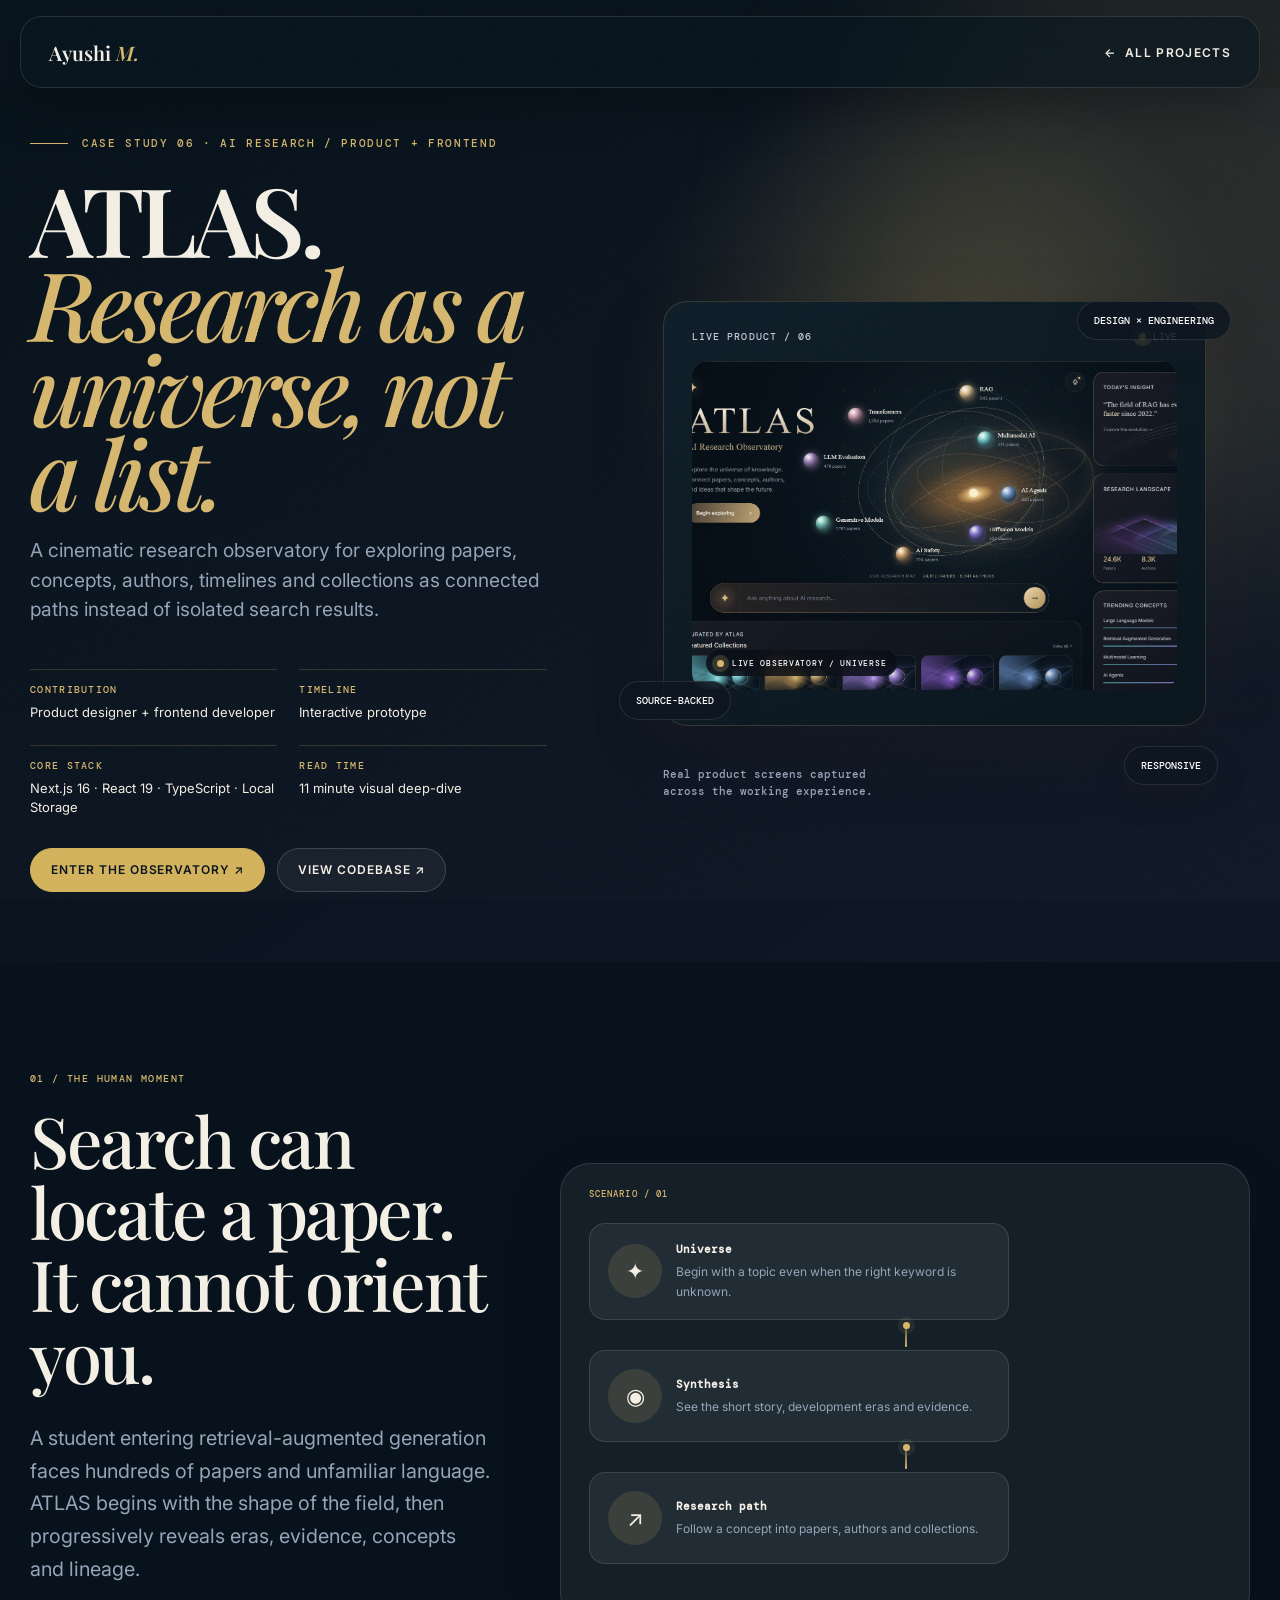
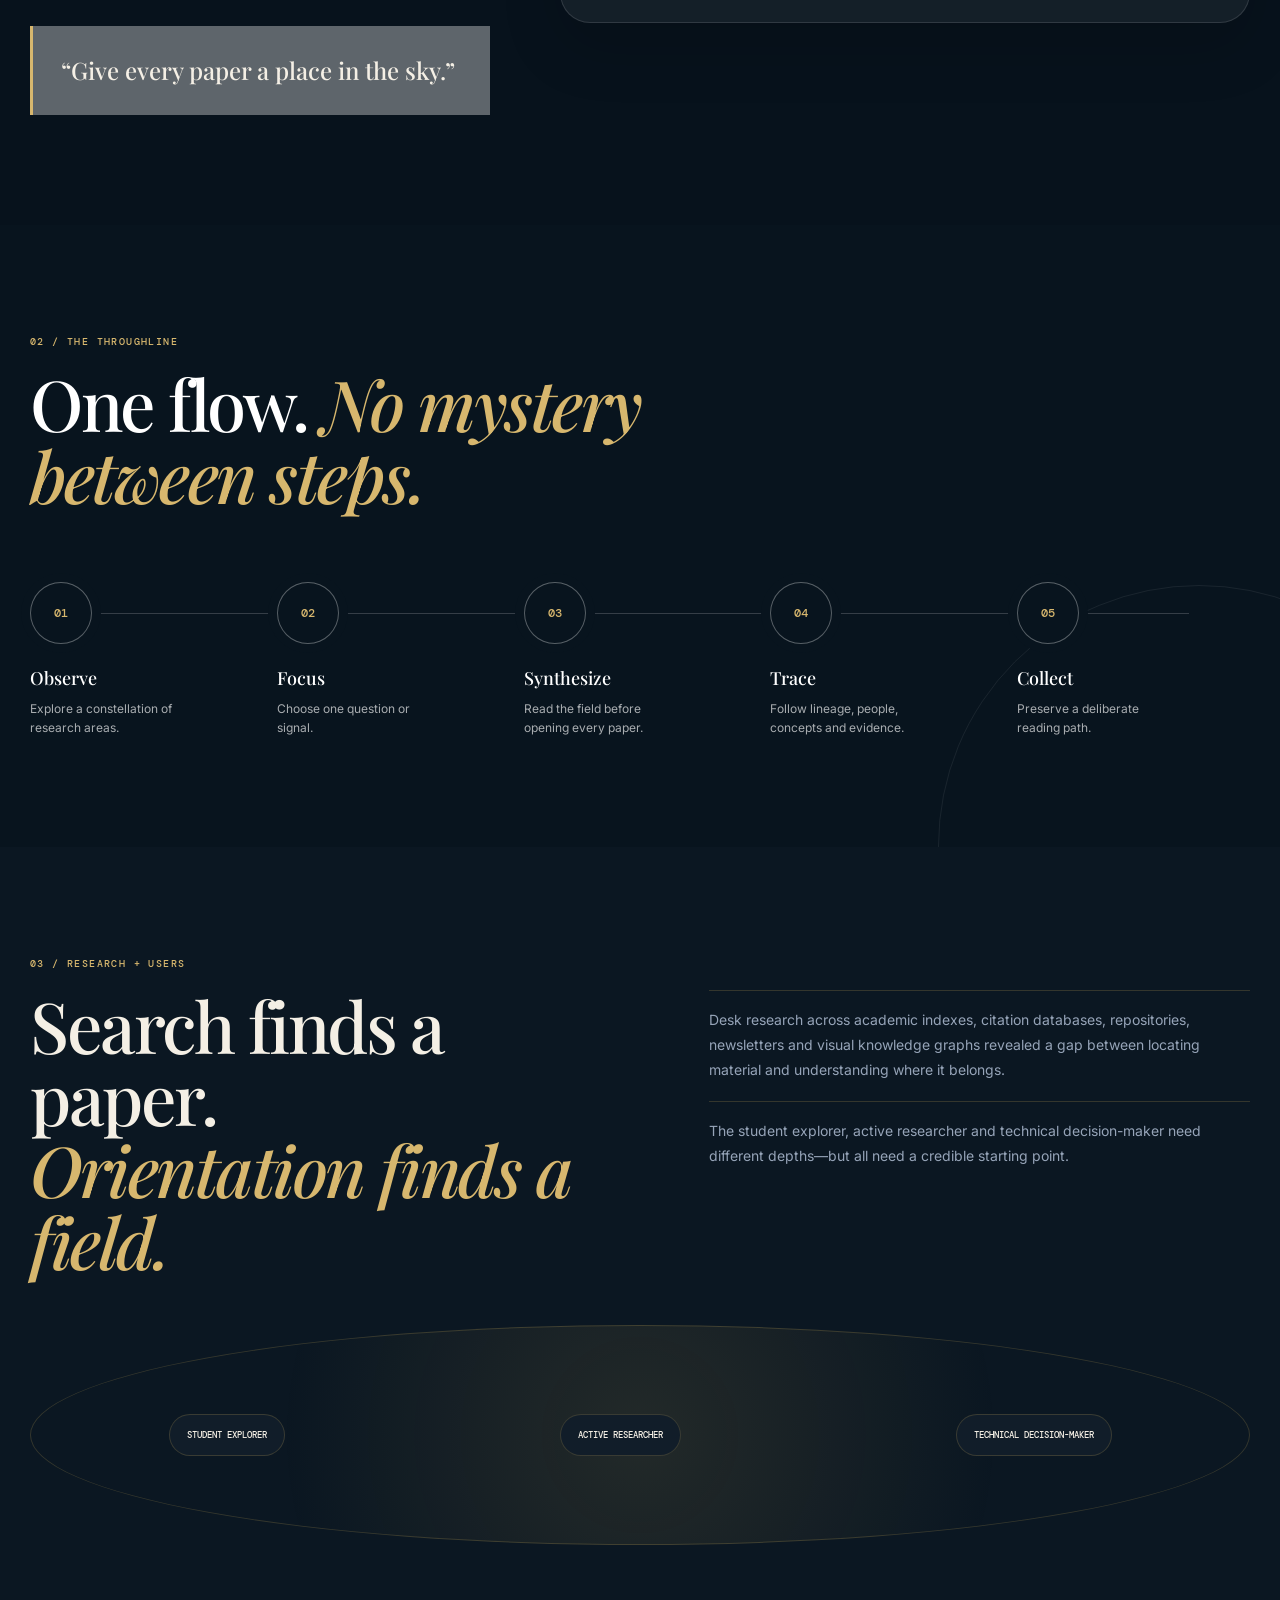
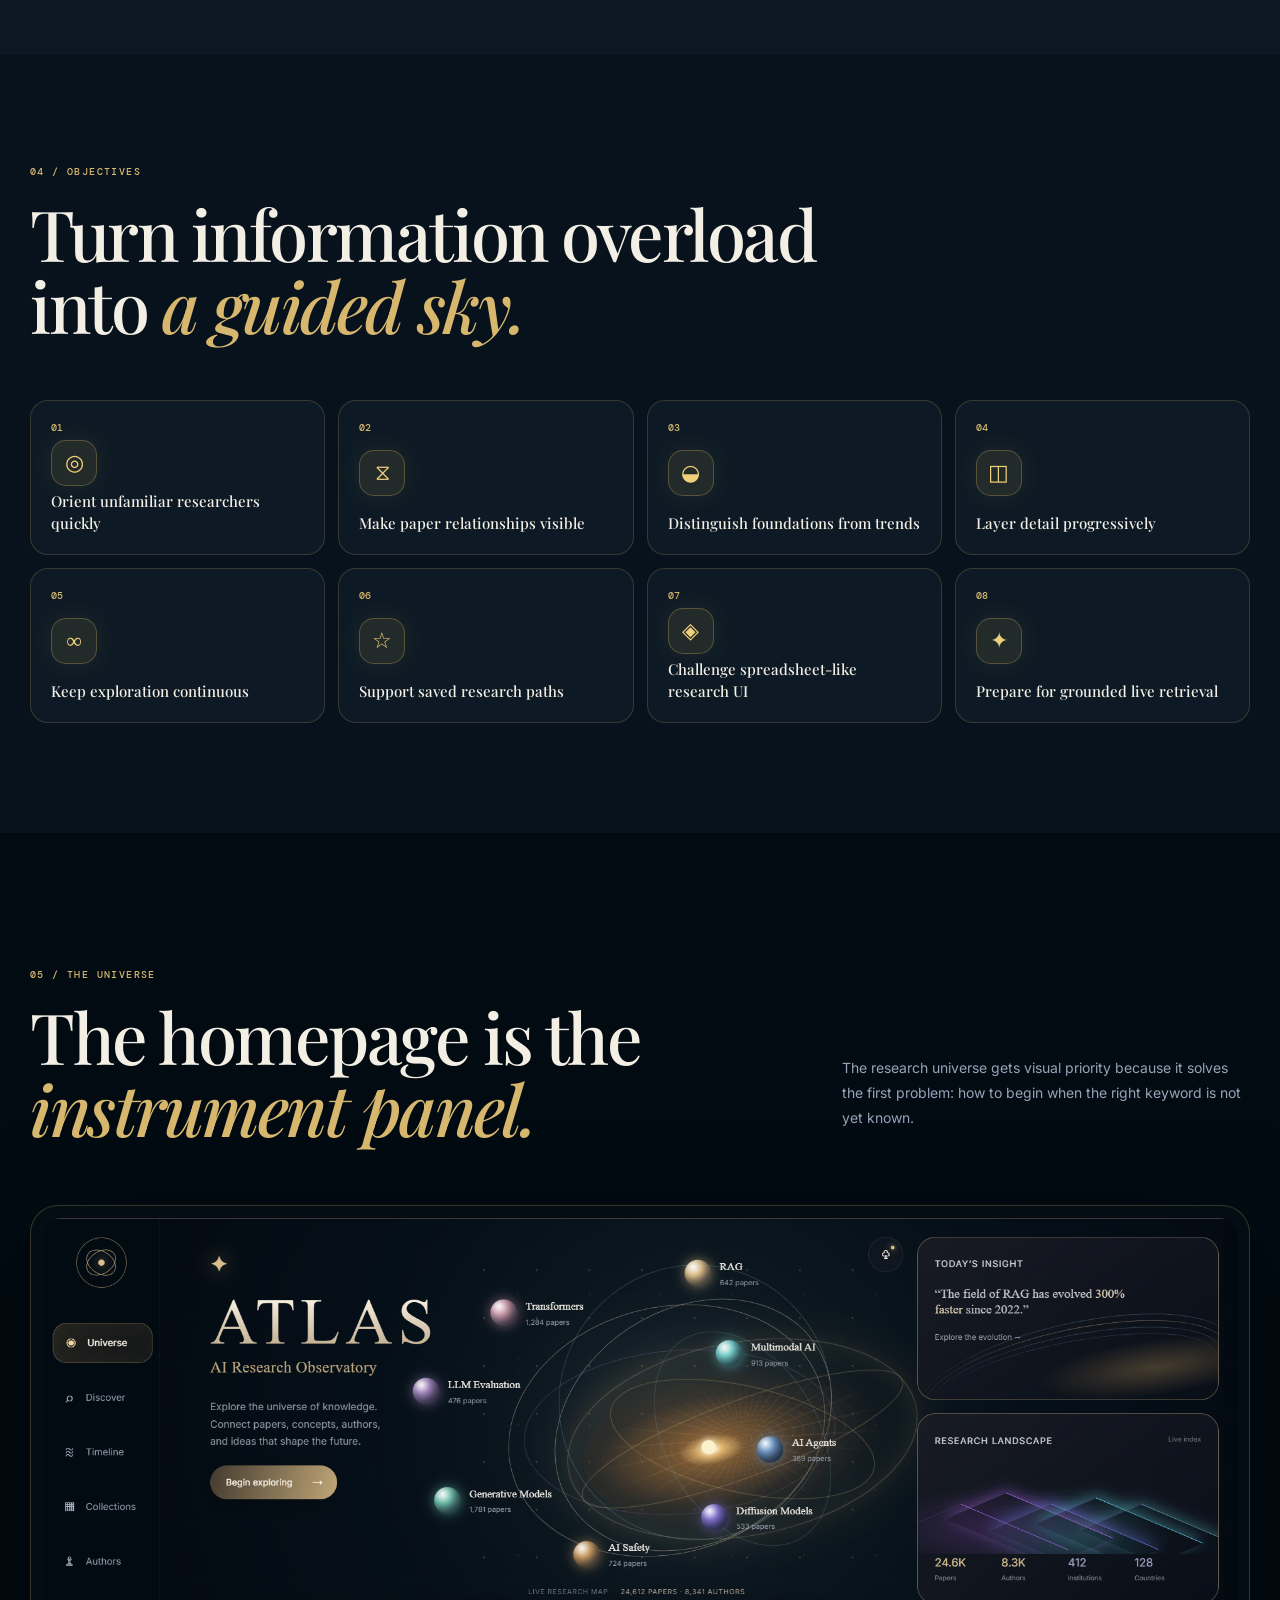
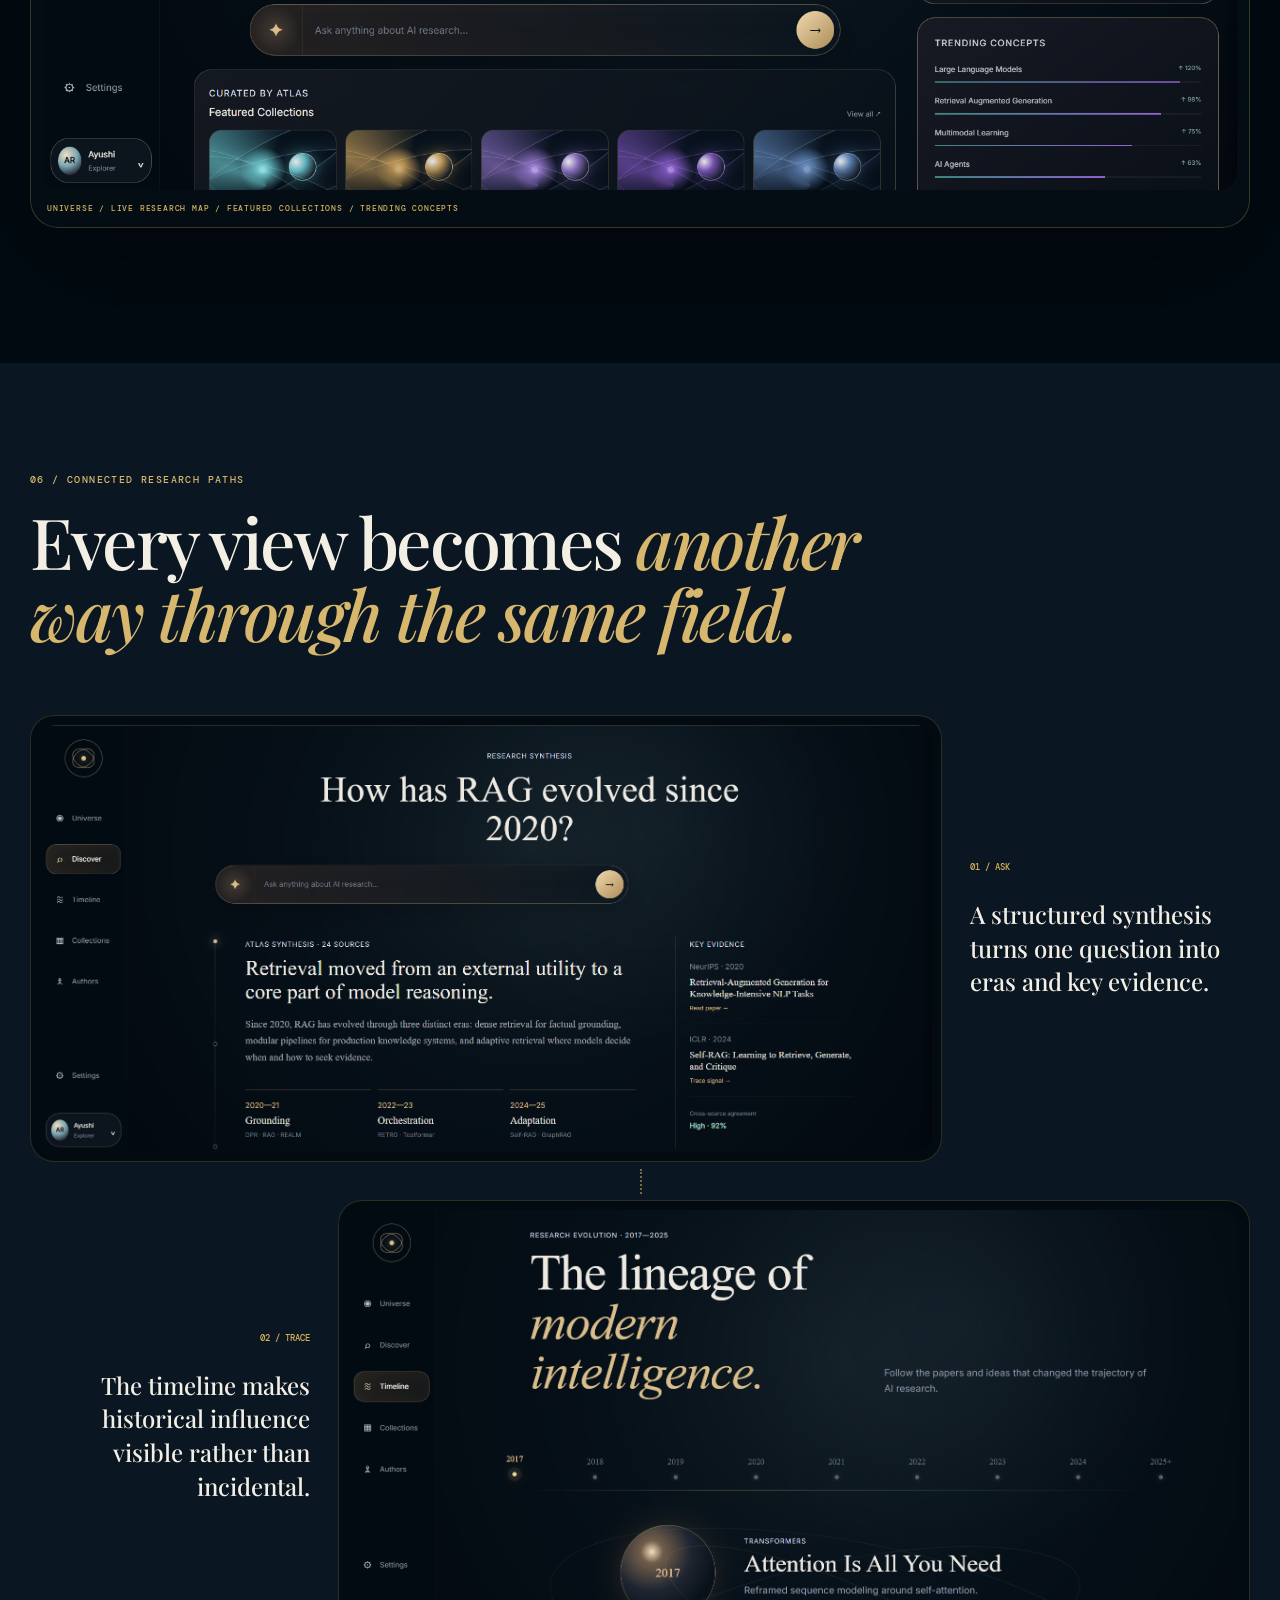
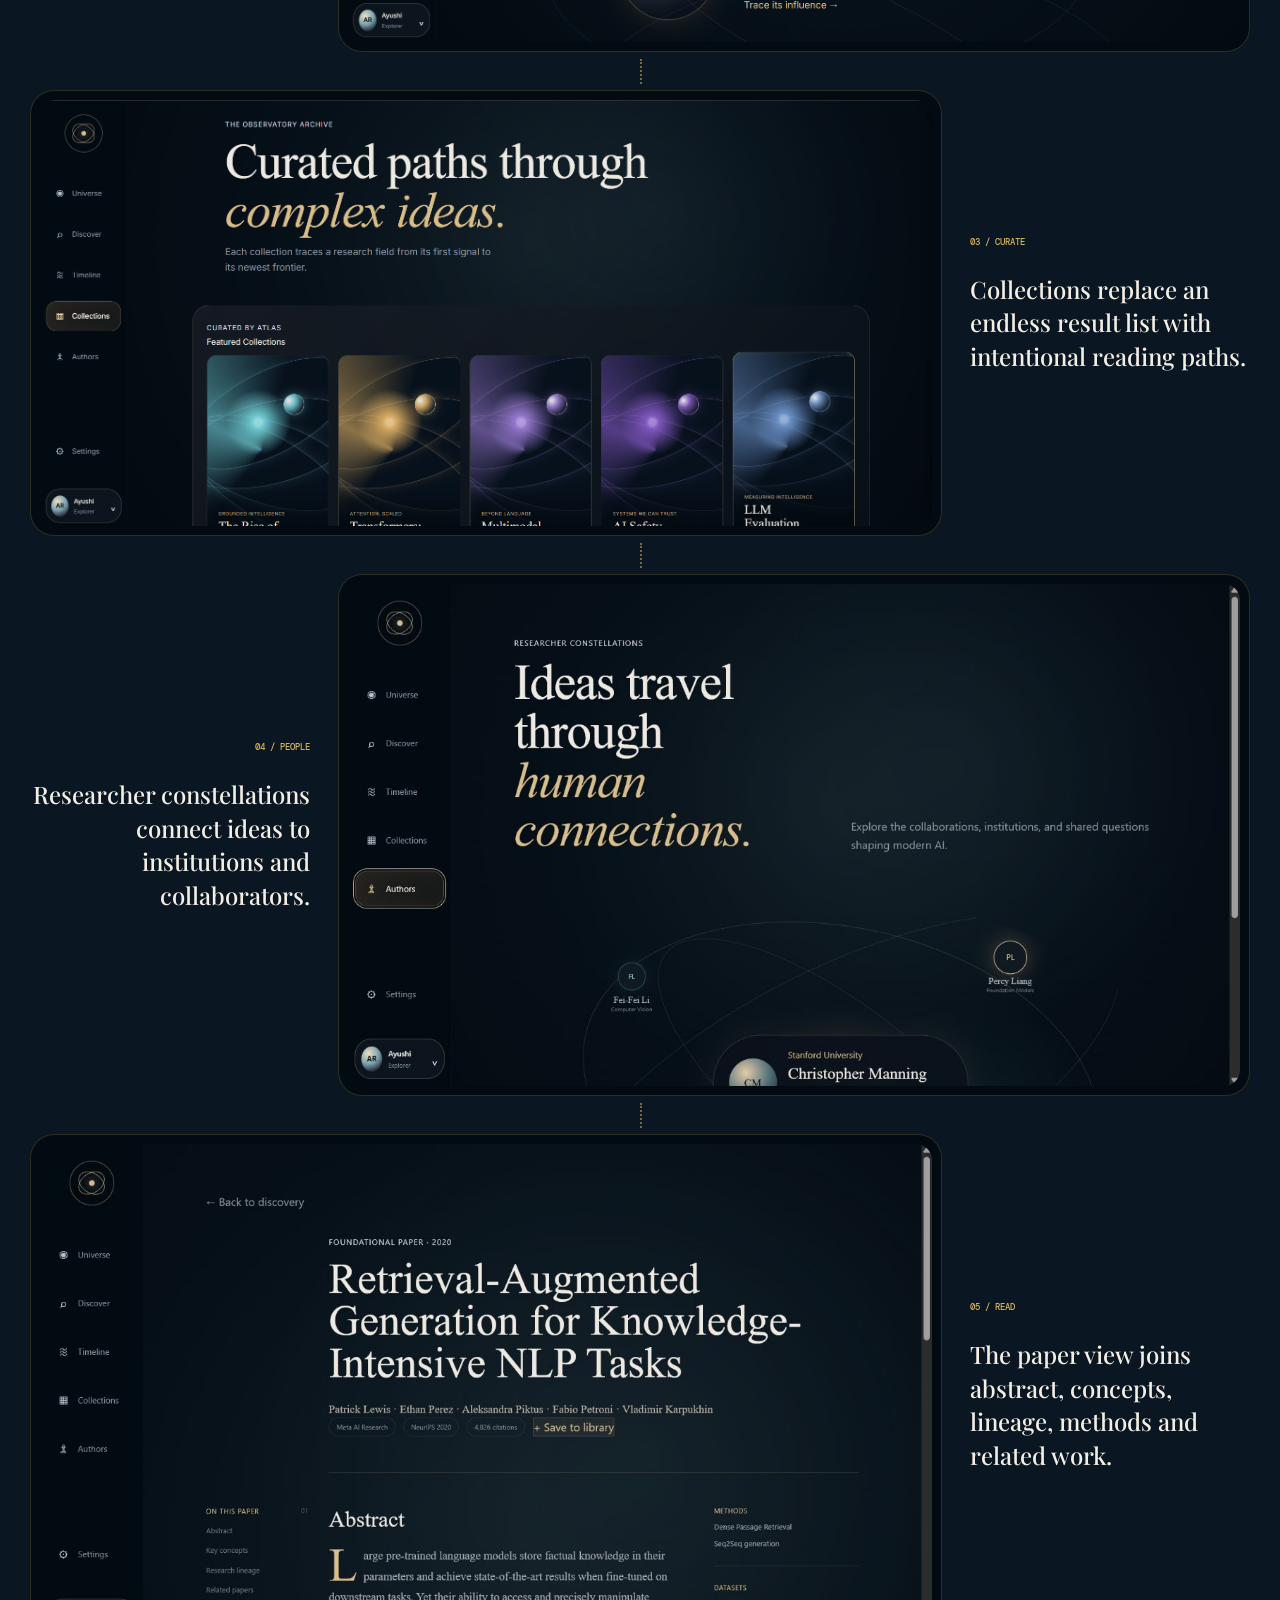
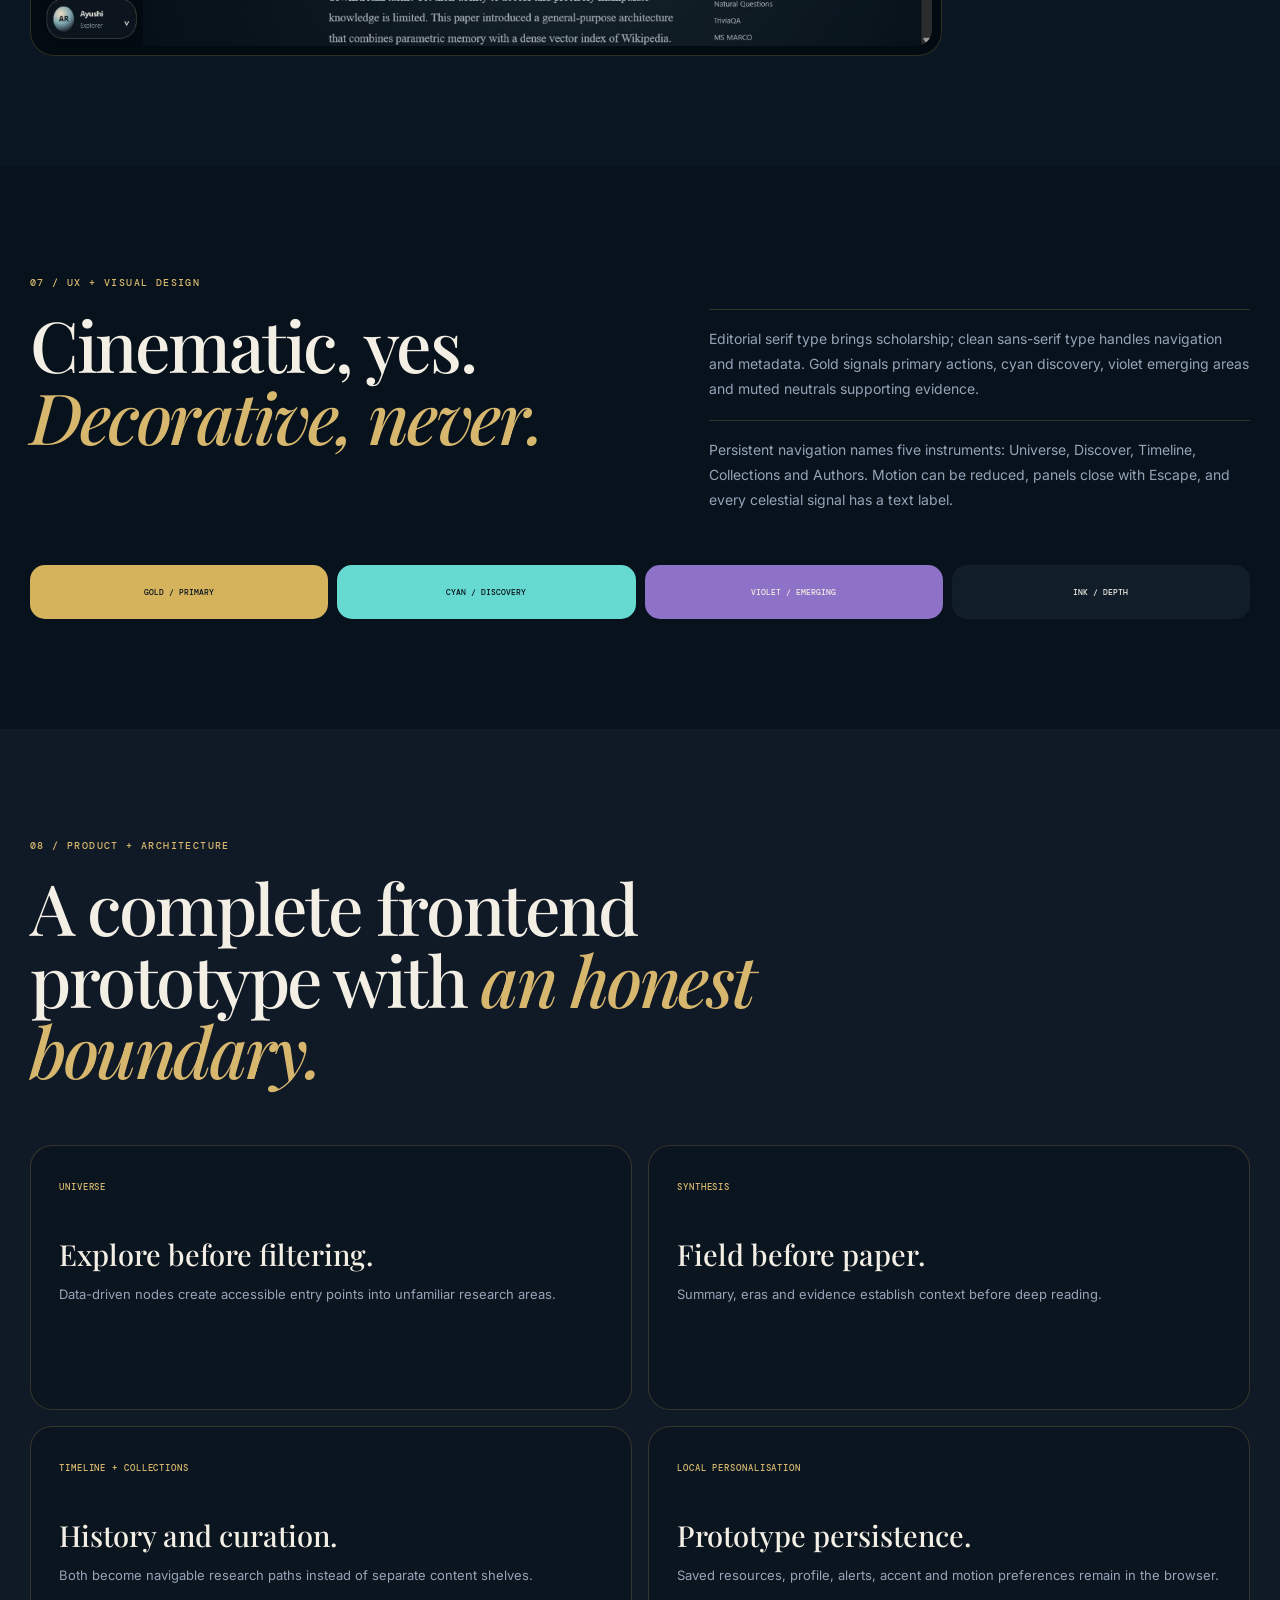
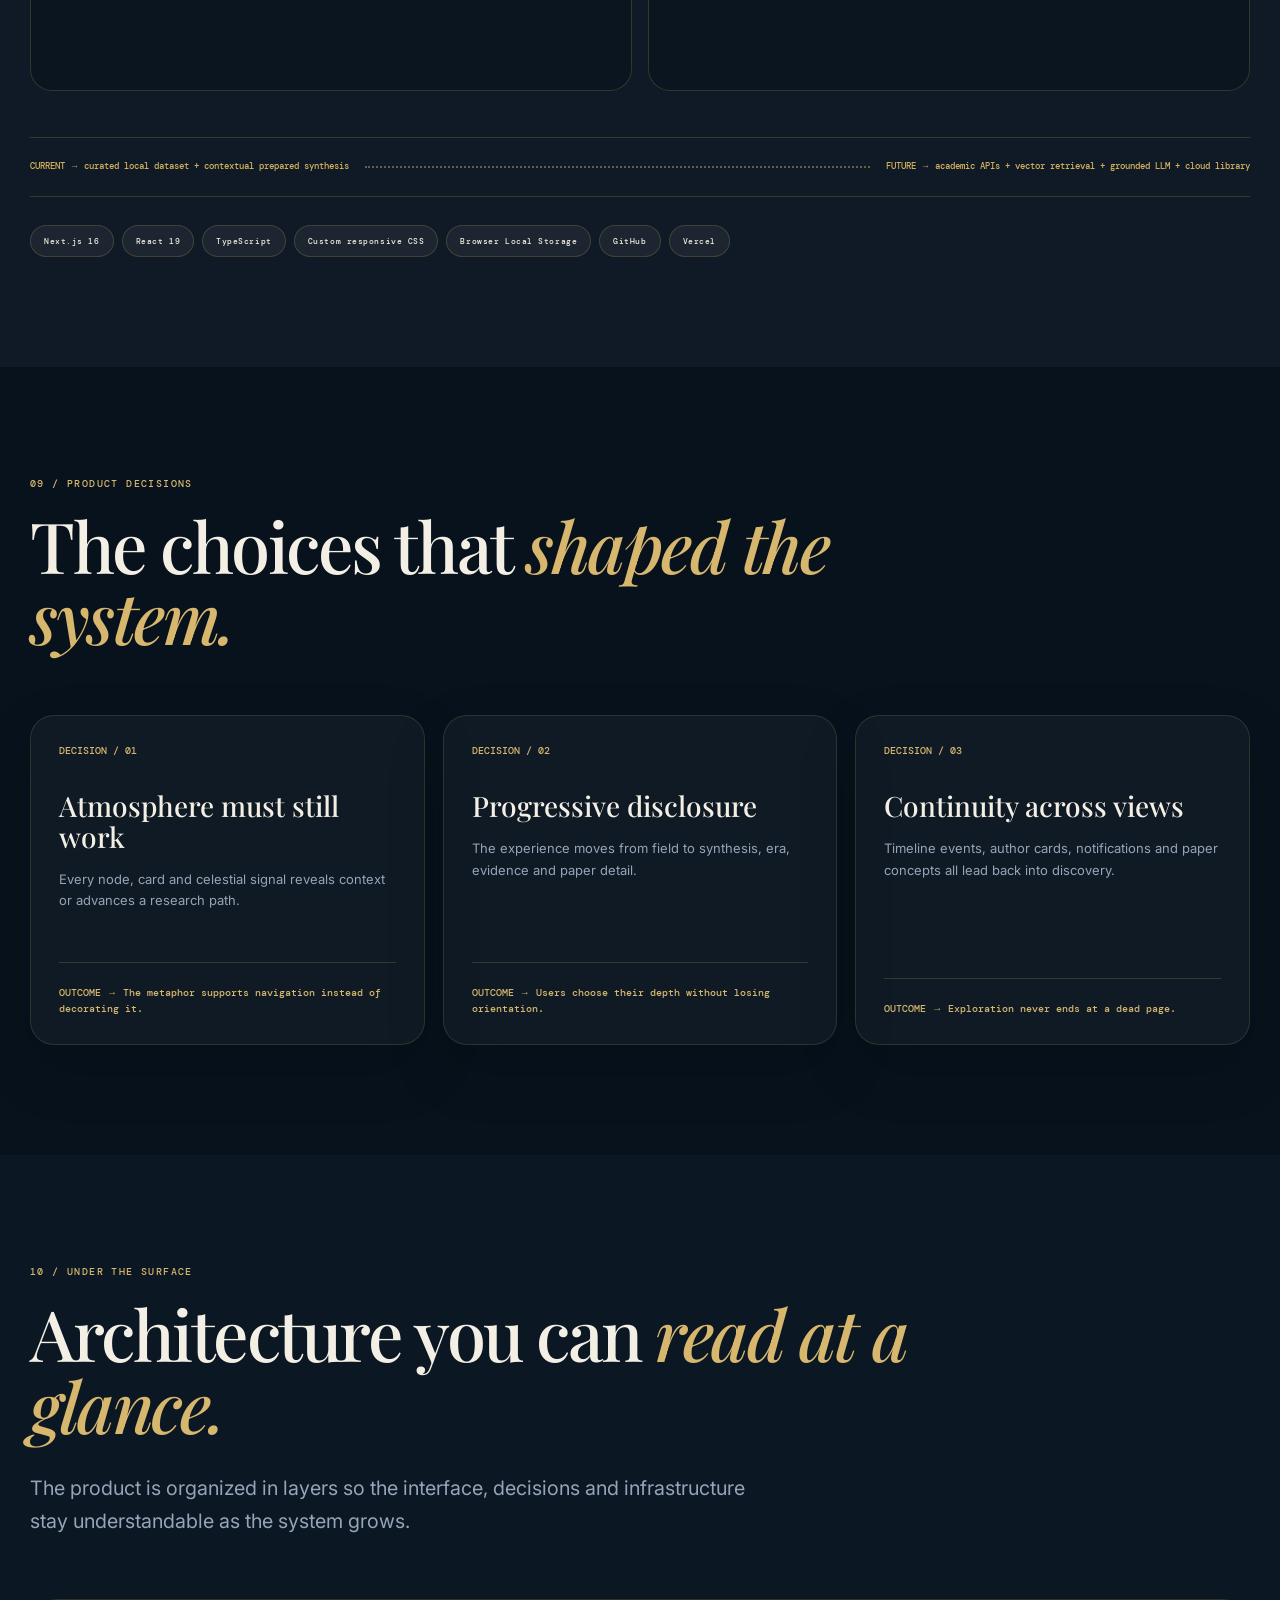
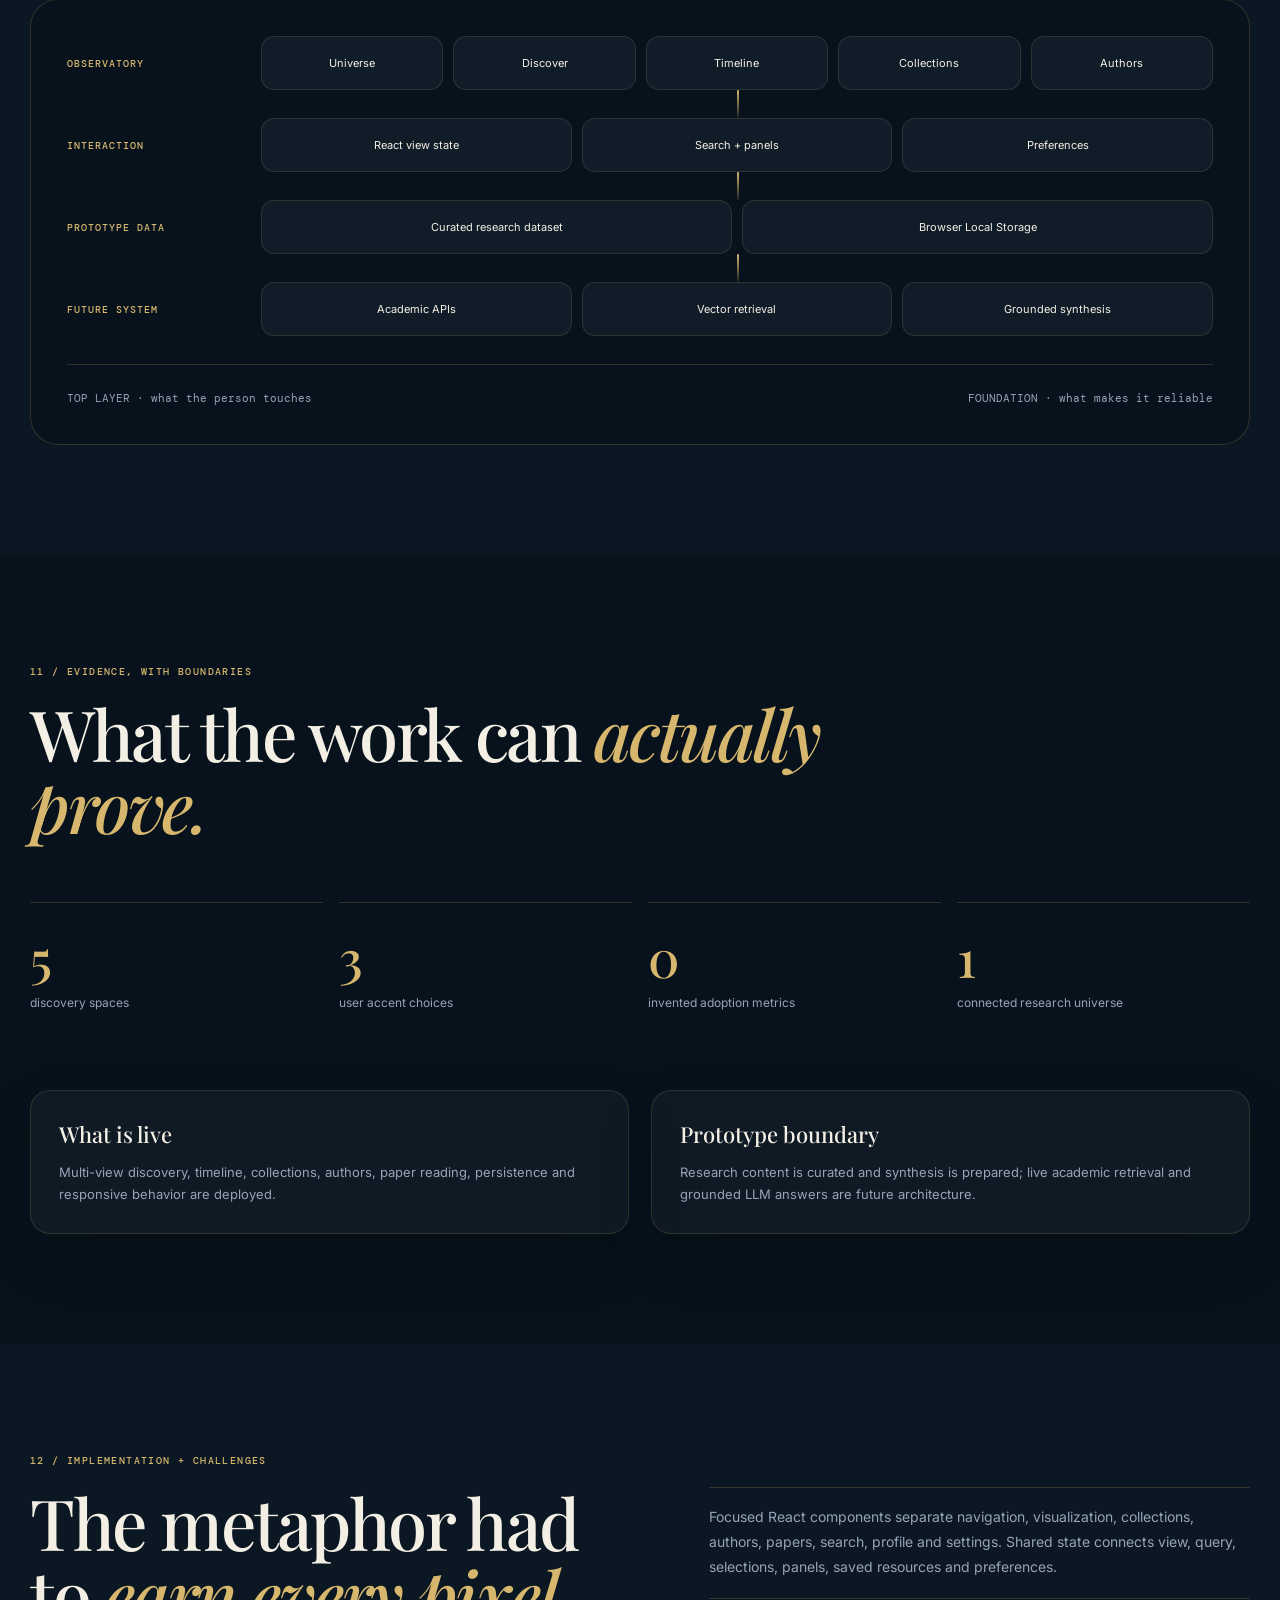
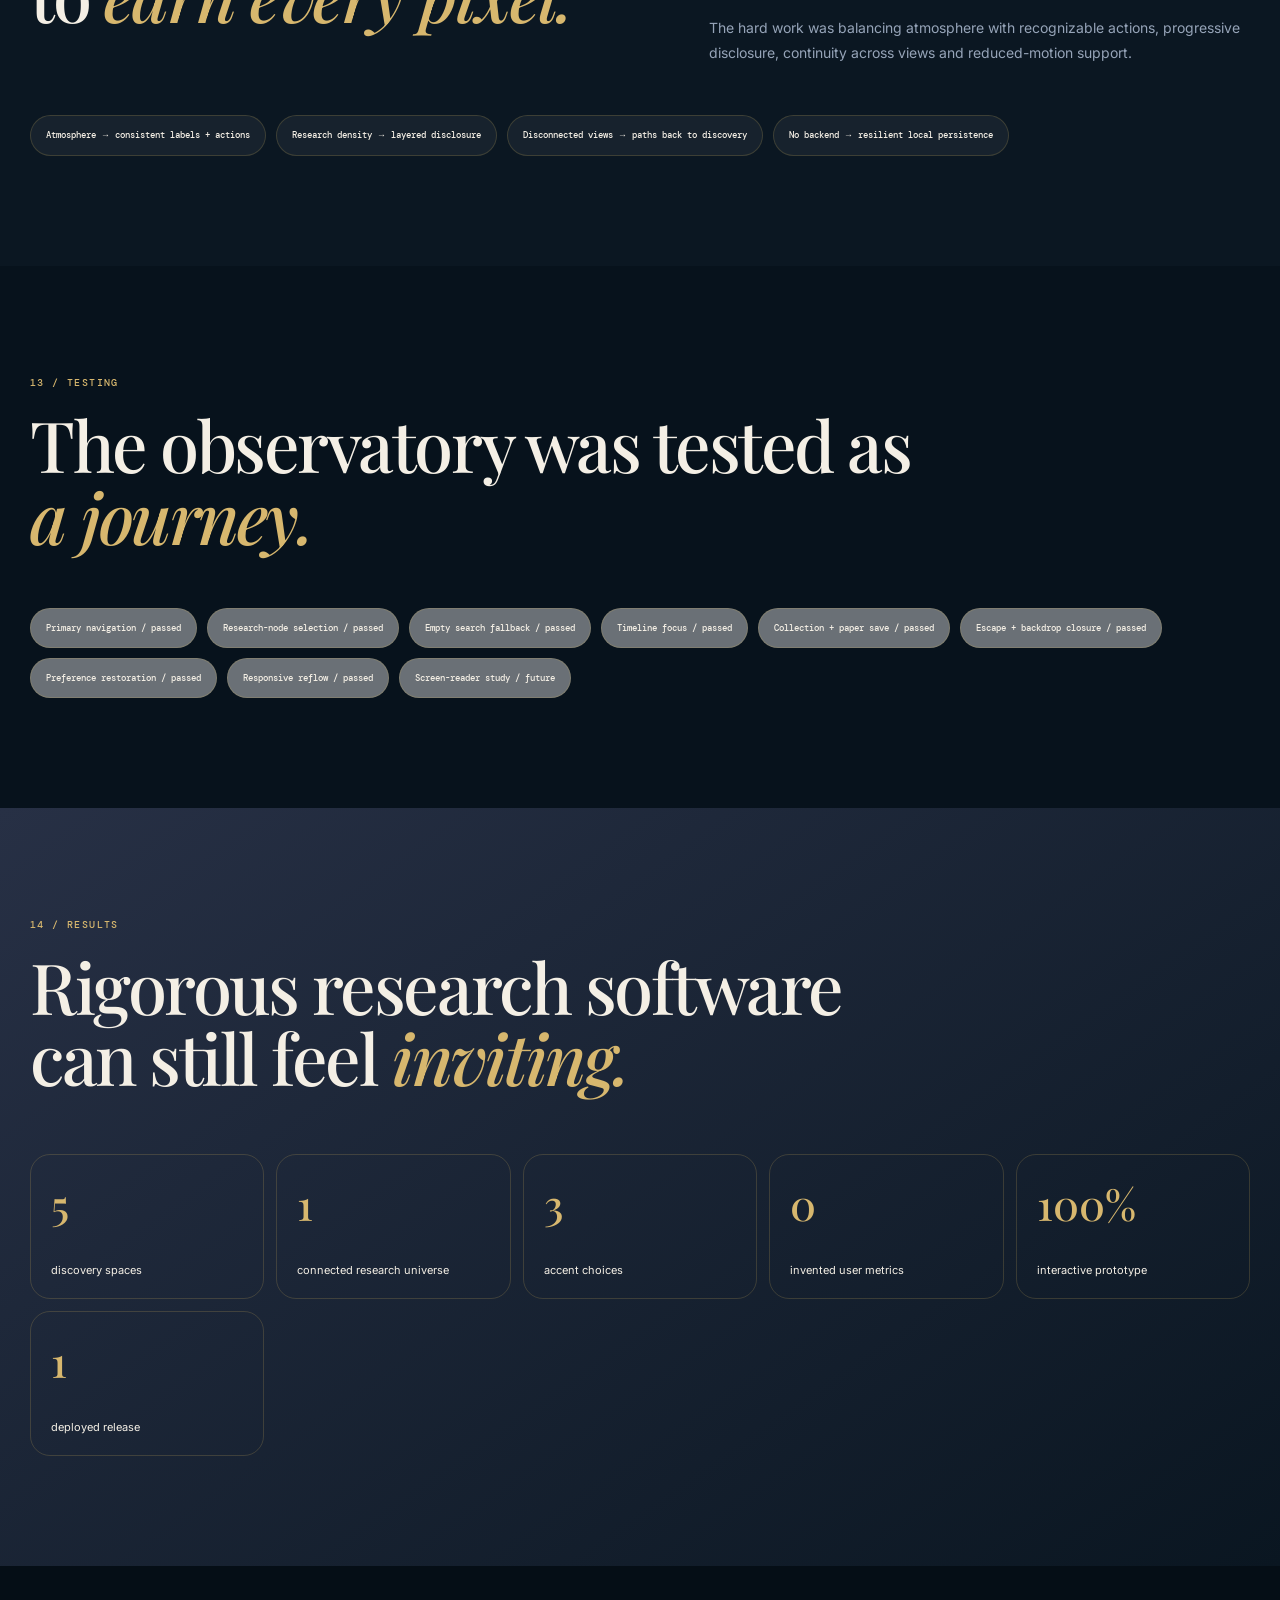
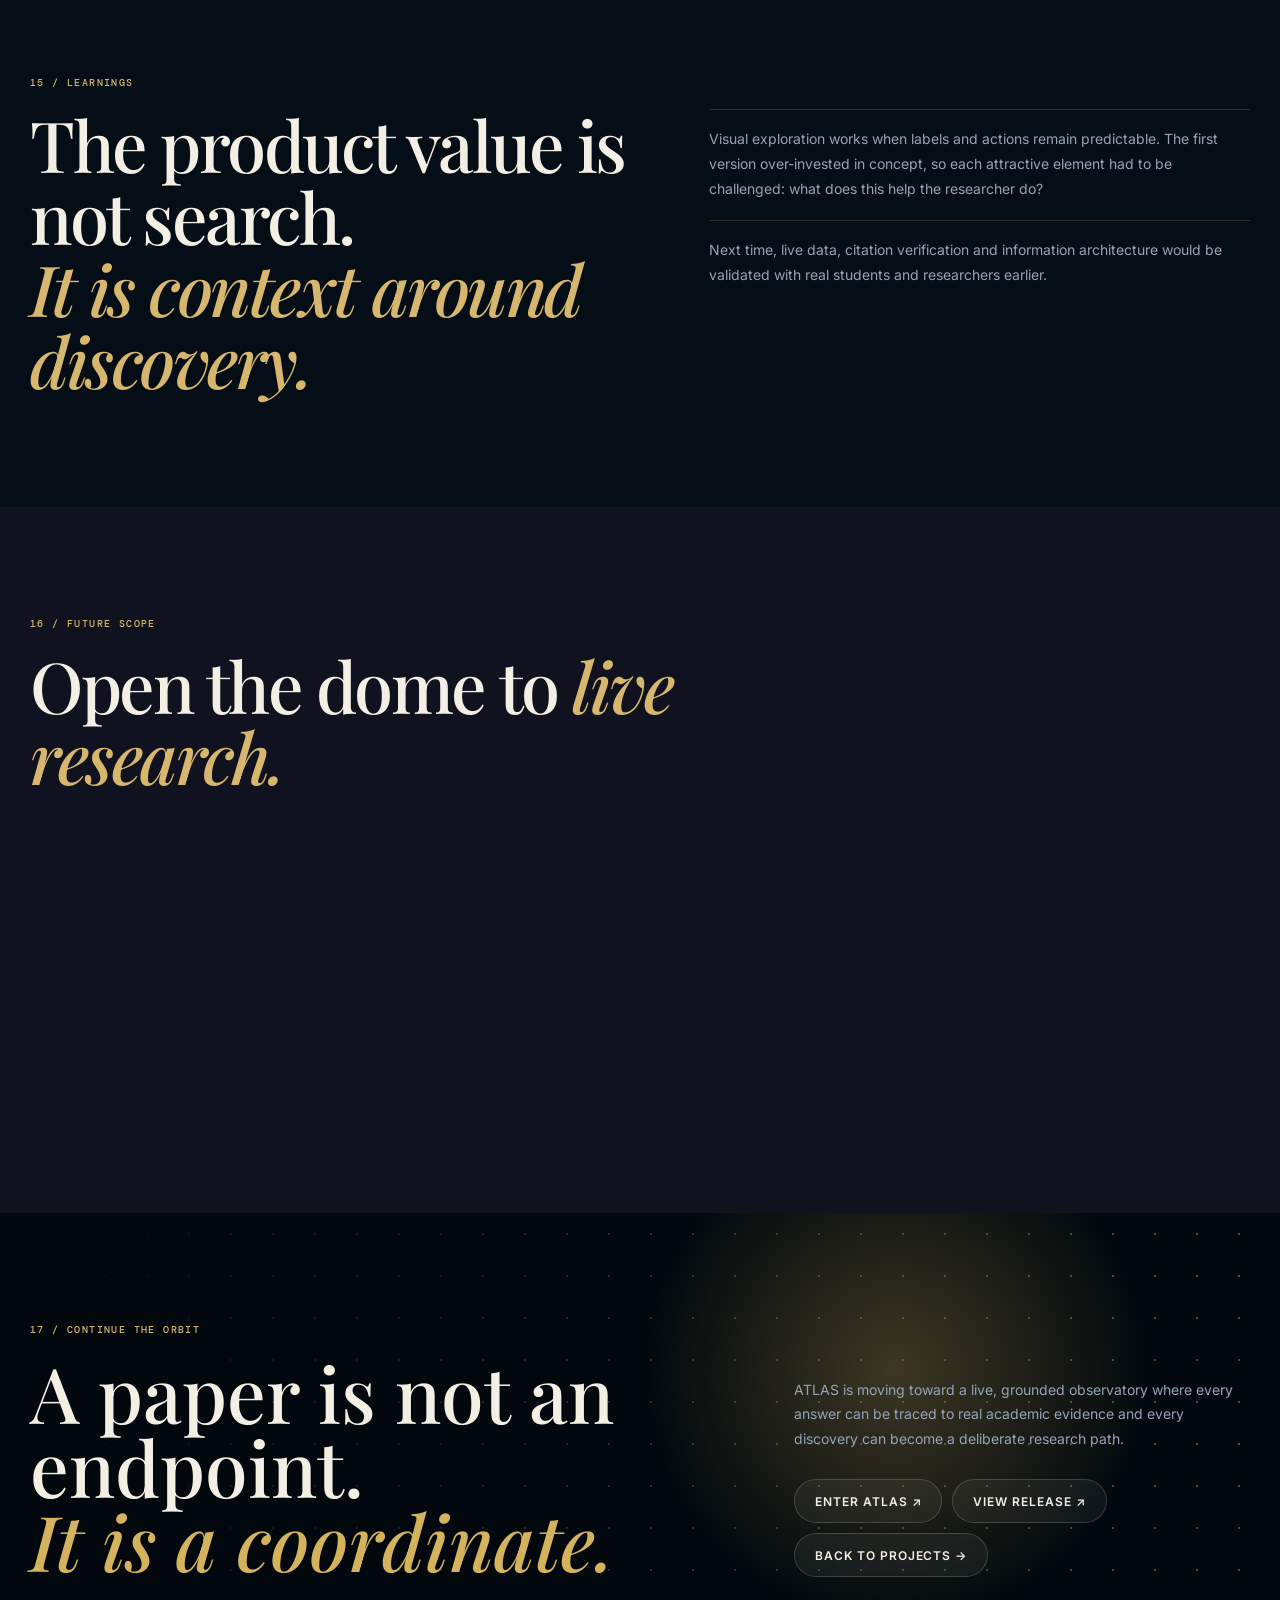
<file: case-studies/atlas.html>
<!doctype html><html lang="en"><head><meta charset="utf-8"><meta name="viewport" content="width=device-width,initial-scale=1"><meta name="description" content="ATLAS case study by Ayushi"><link rel="stylesheet" href="case-study.css"></head><body data-project="atlas"><main id="app"></main><script src="case-study.js"></script></body></html>
</file>
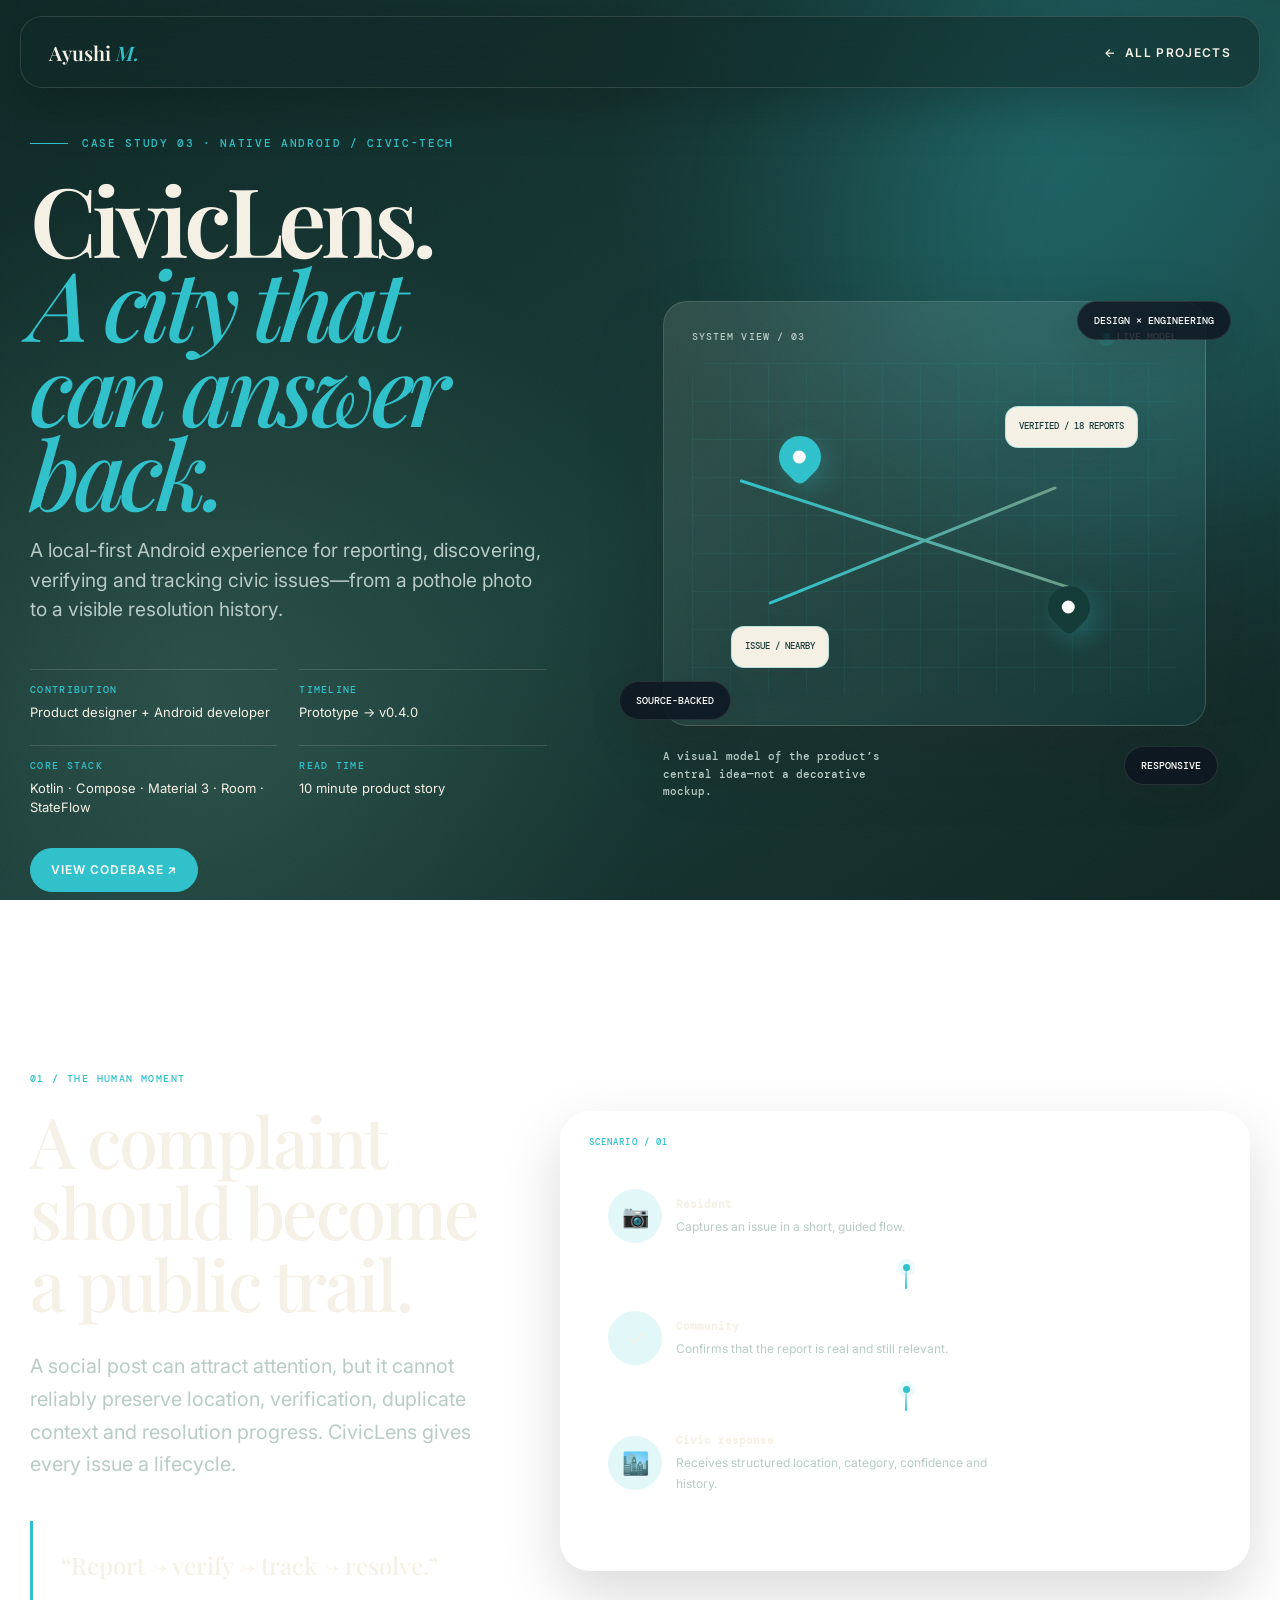
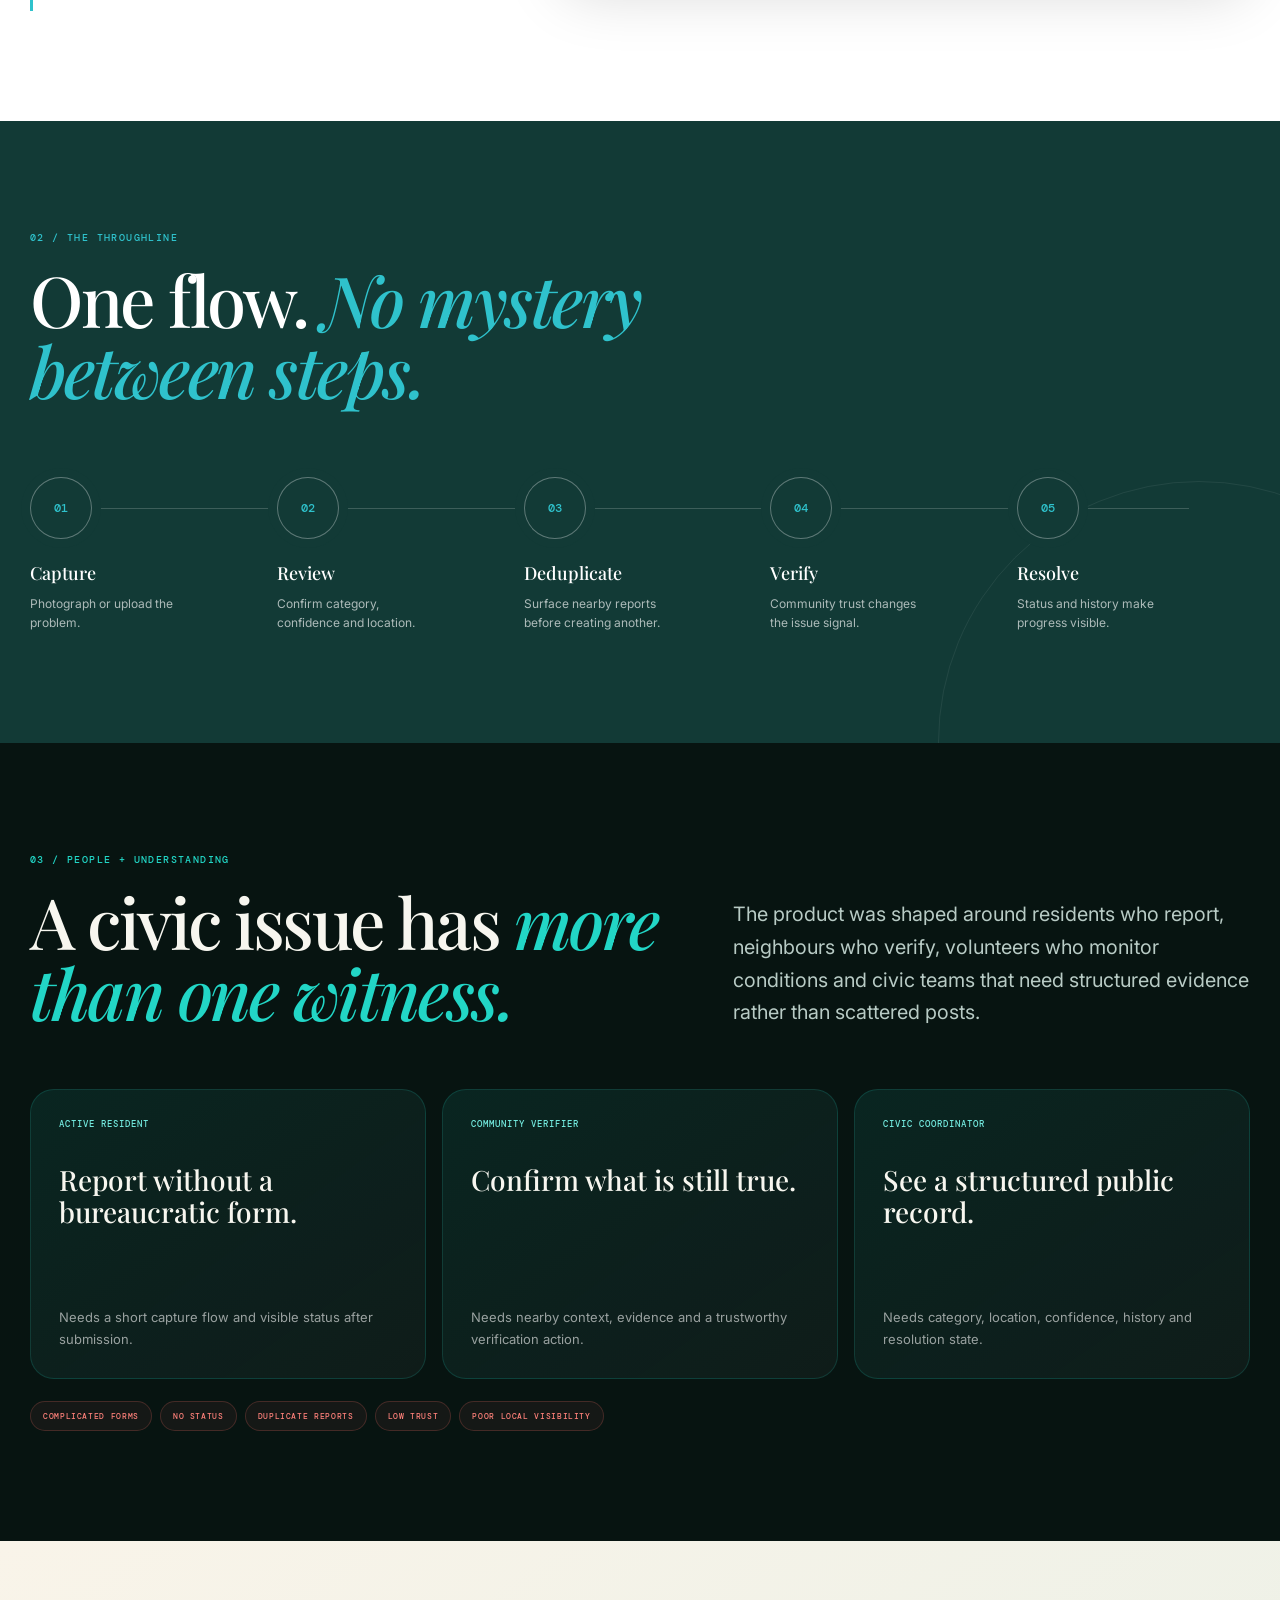
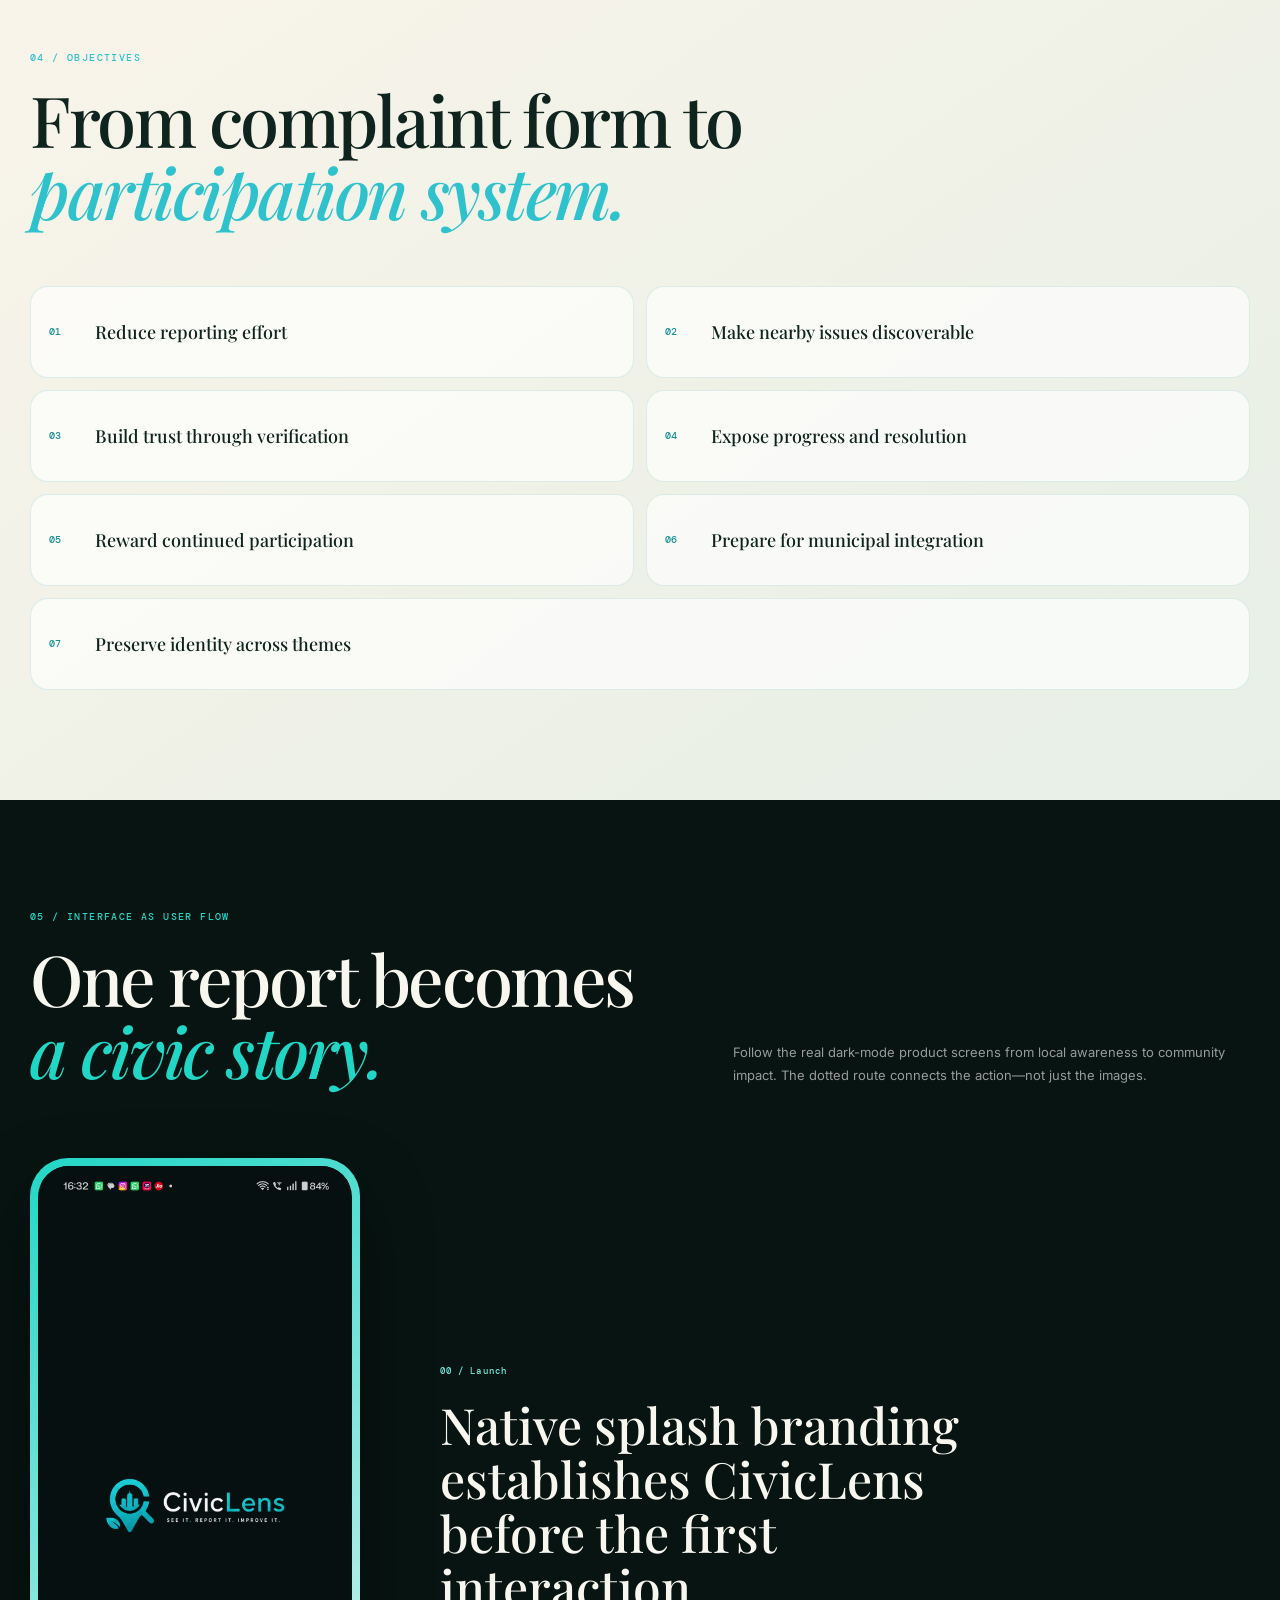
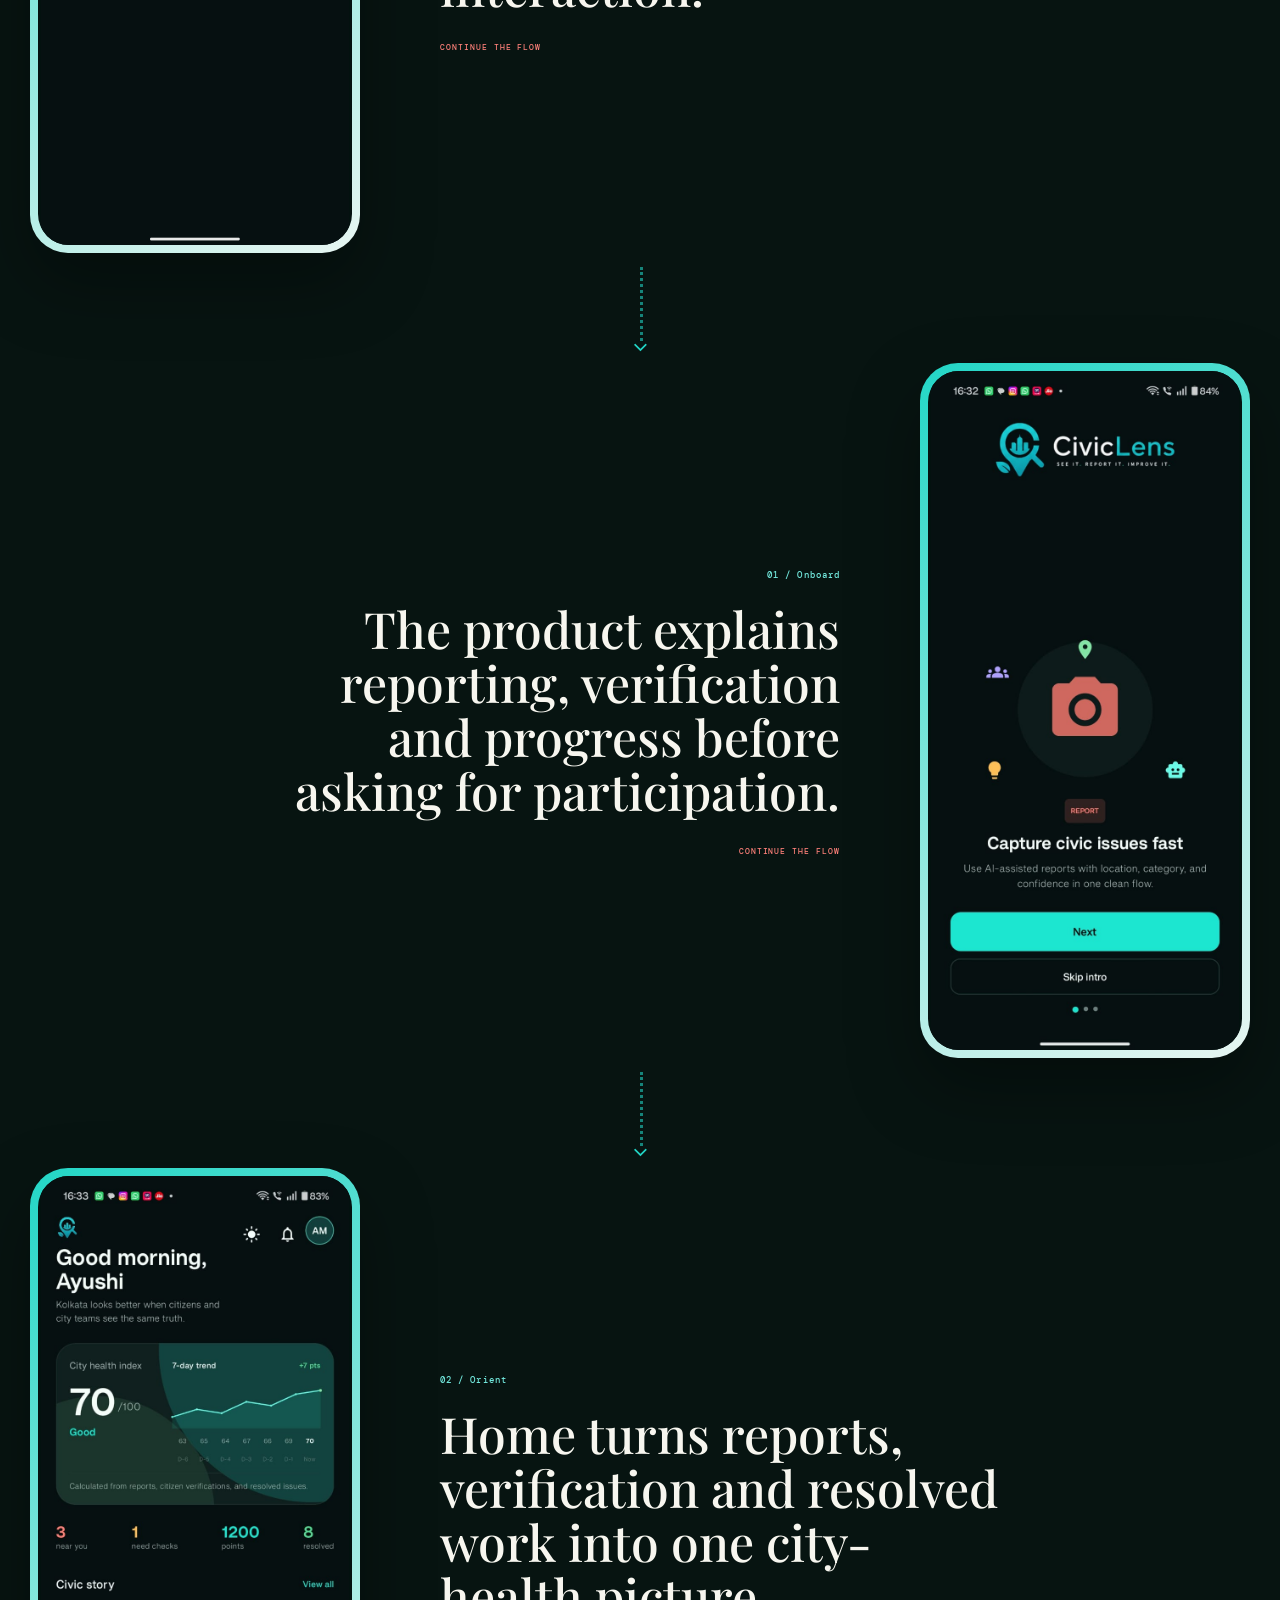
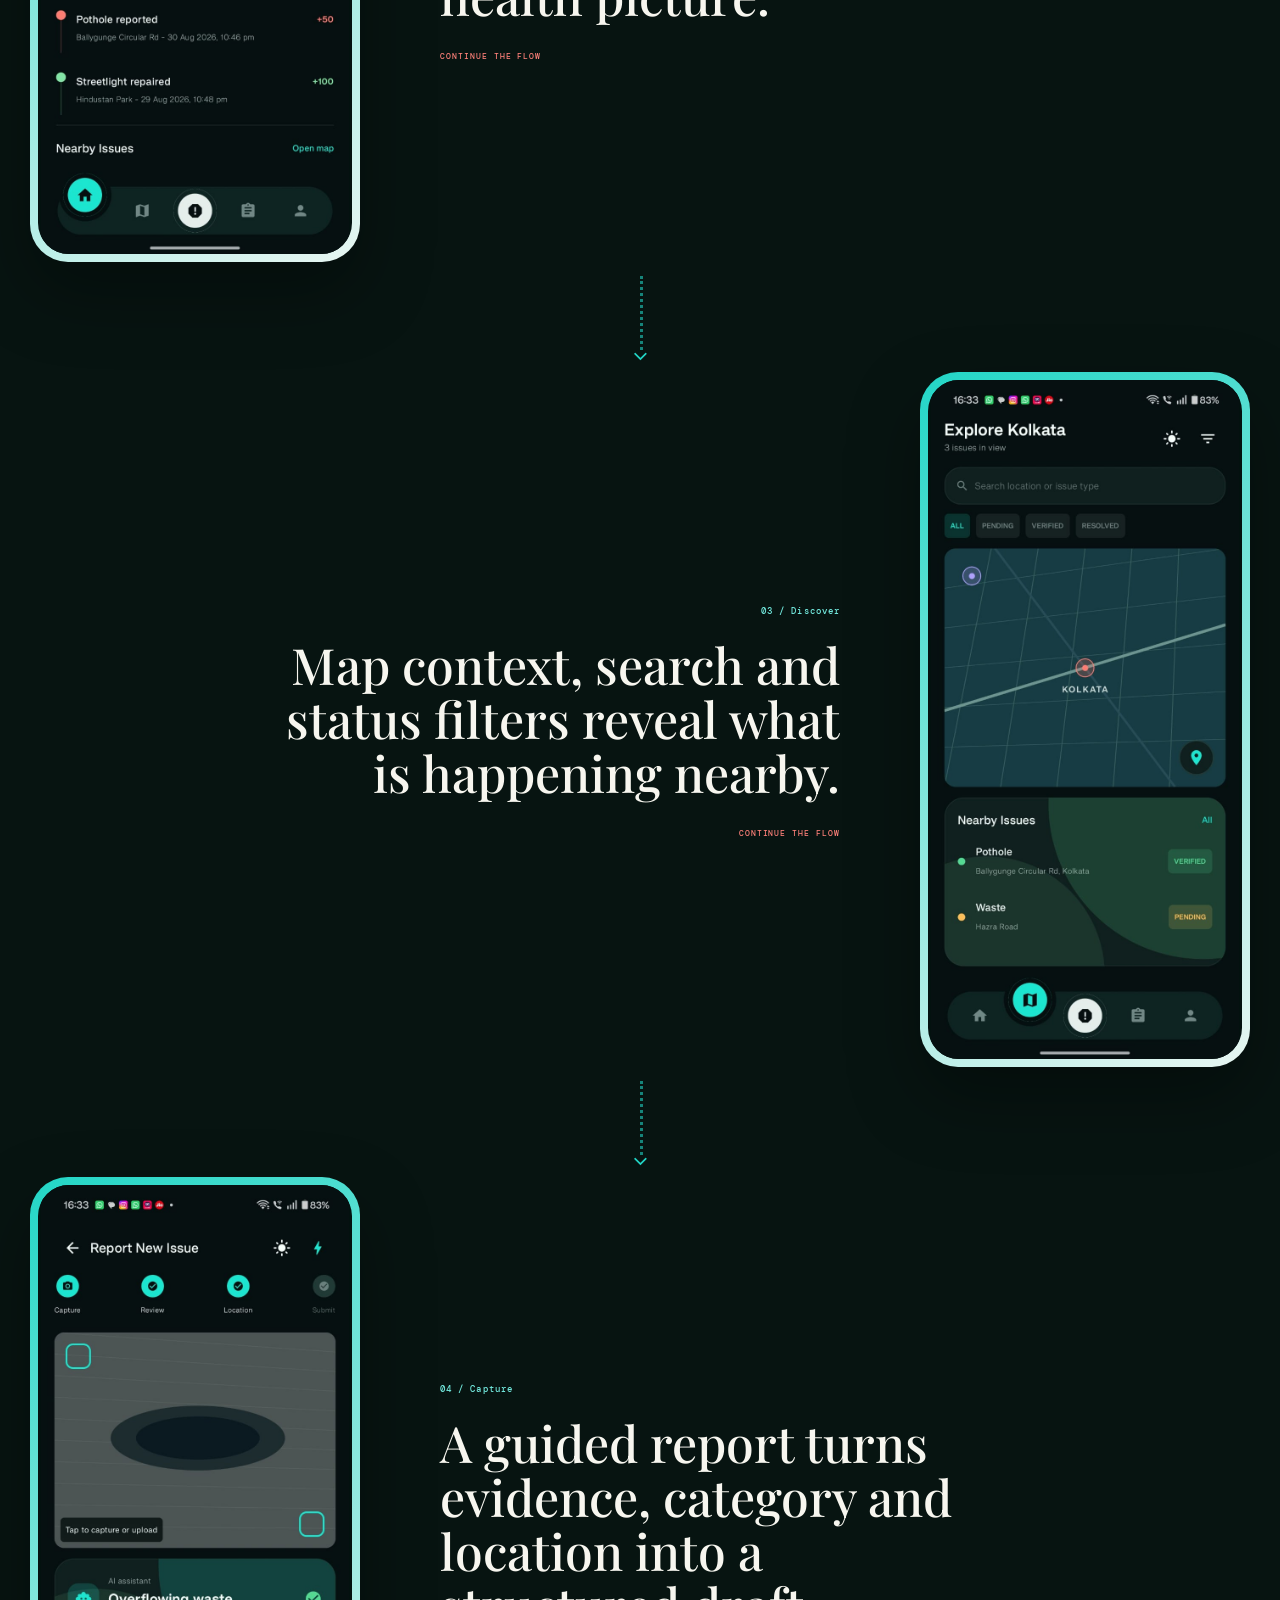
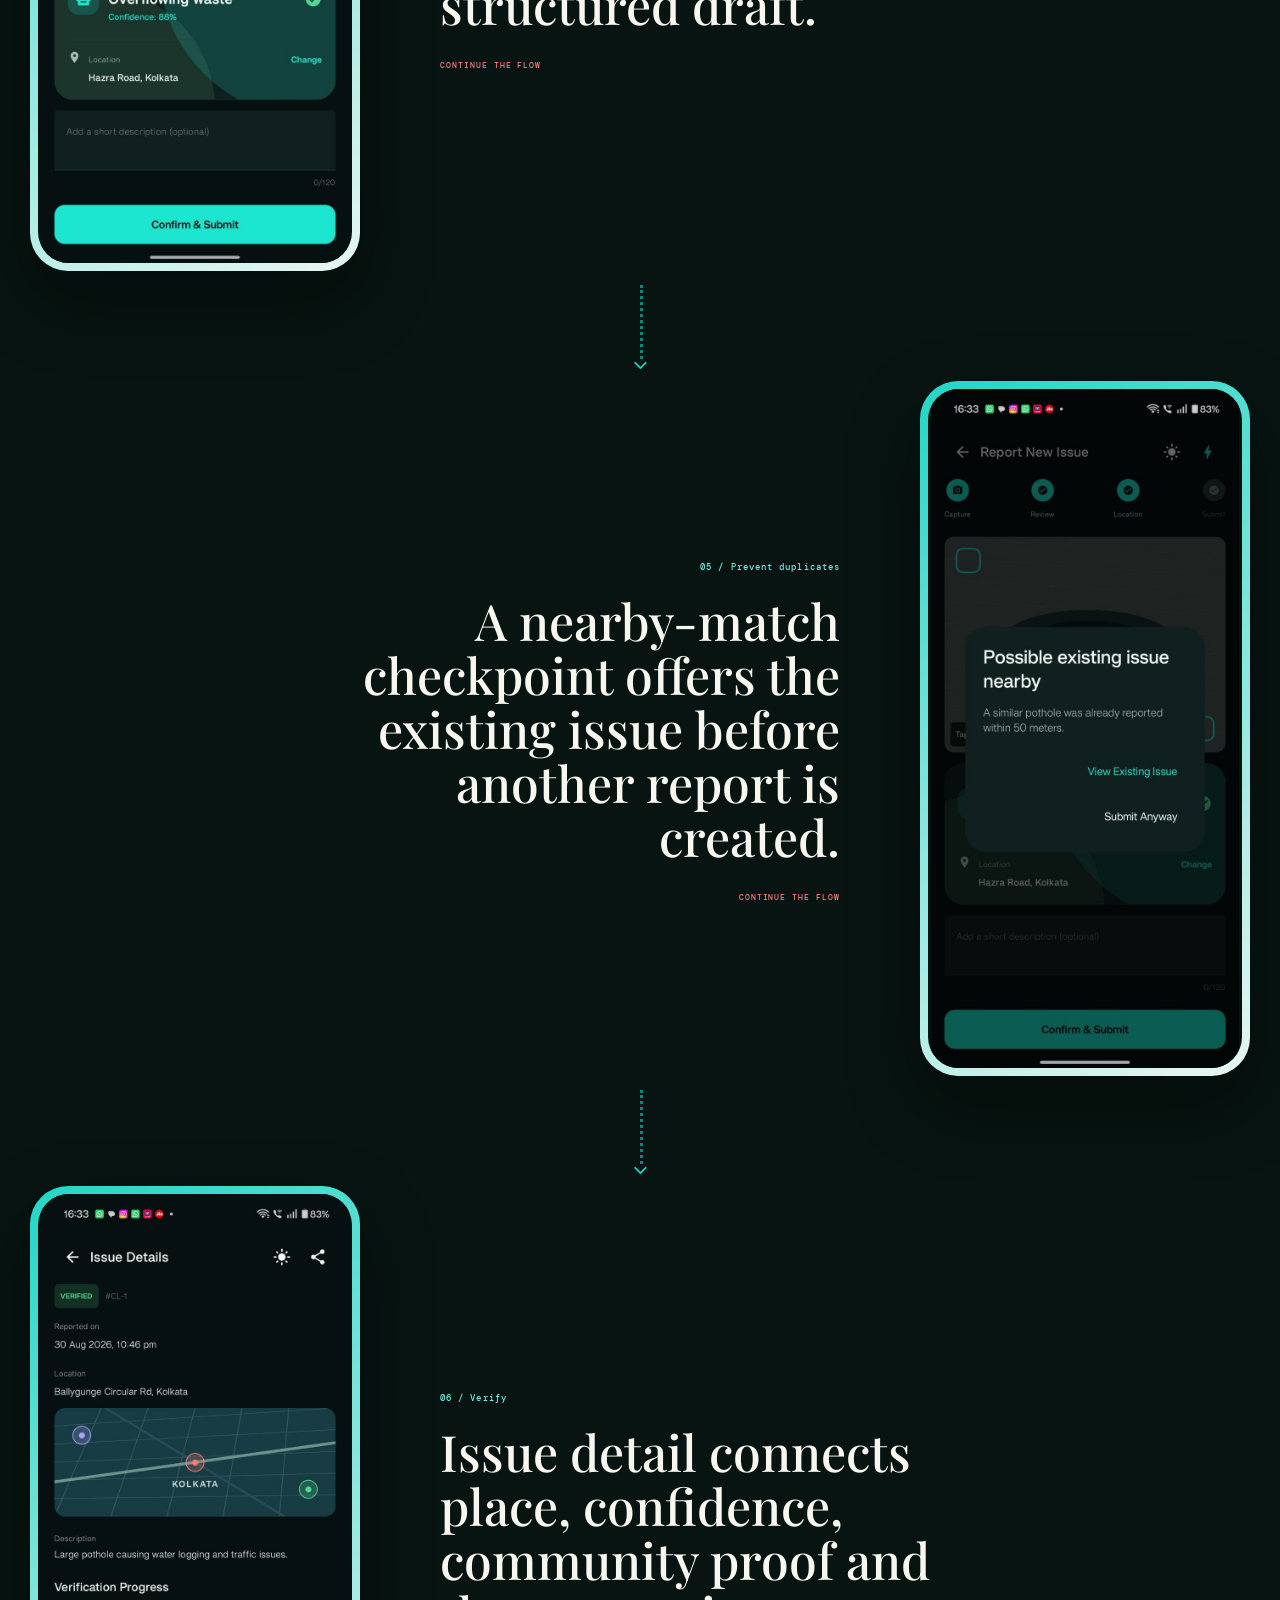
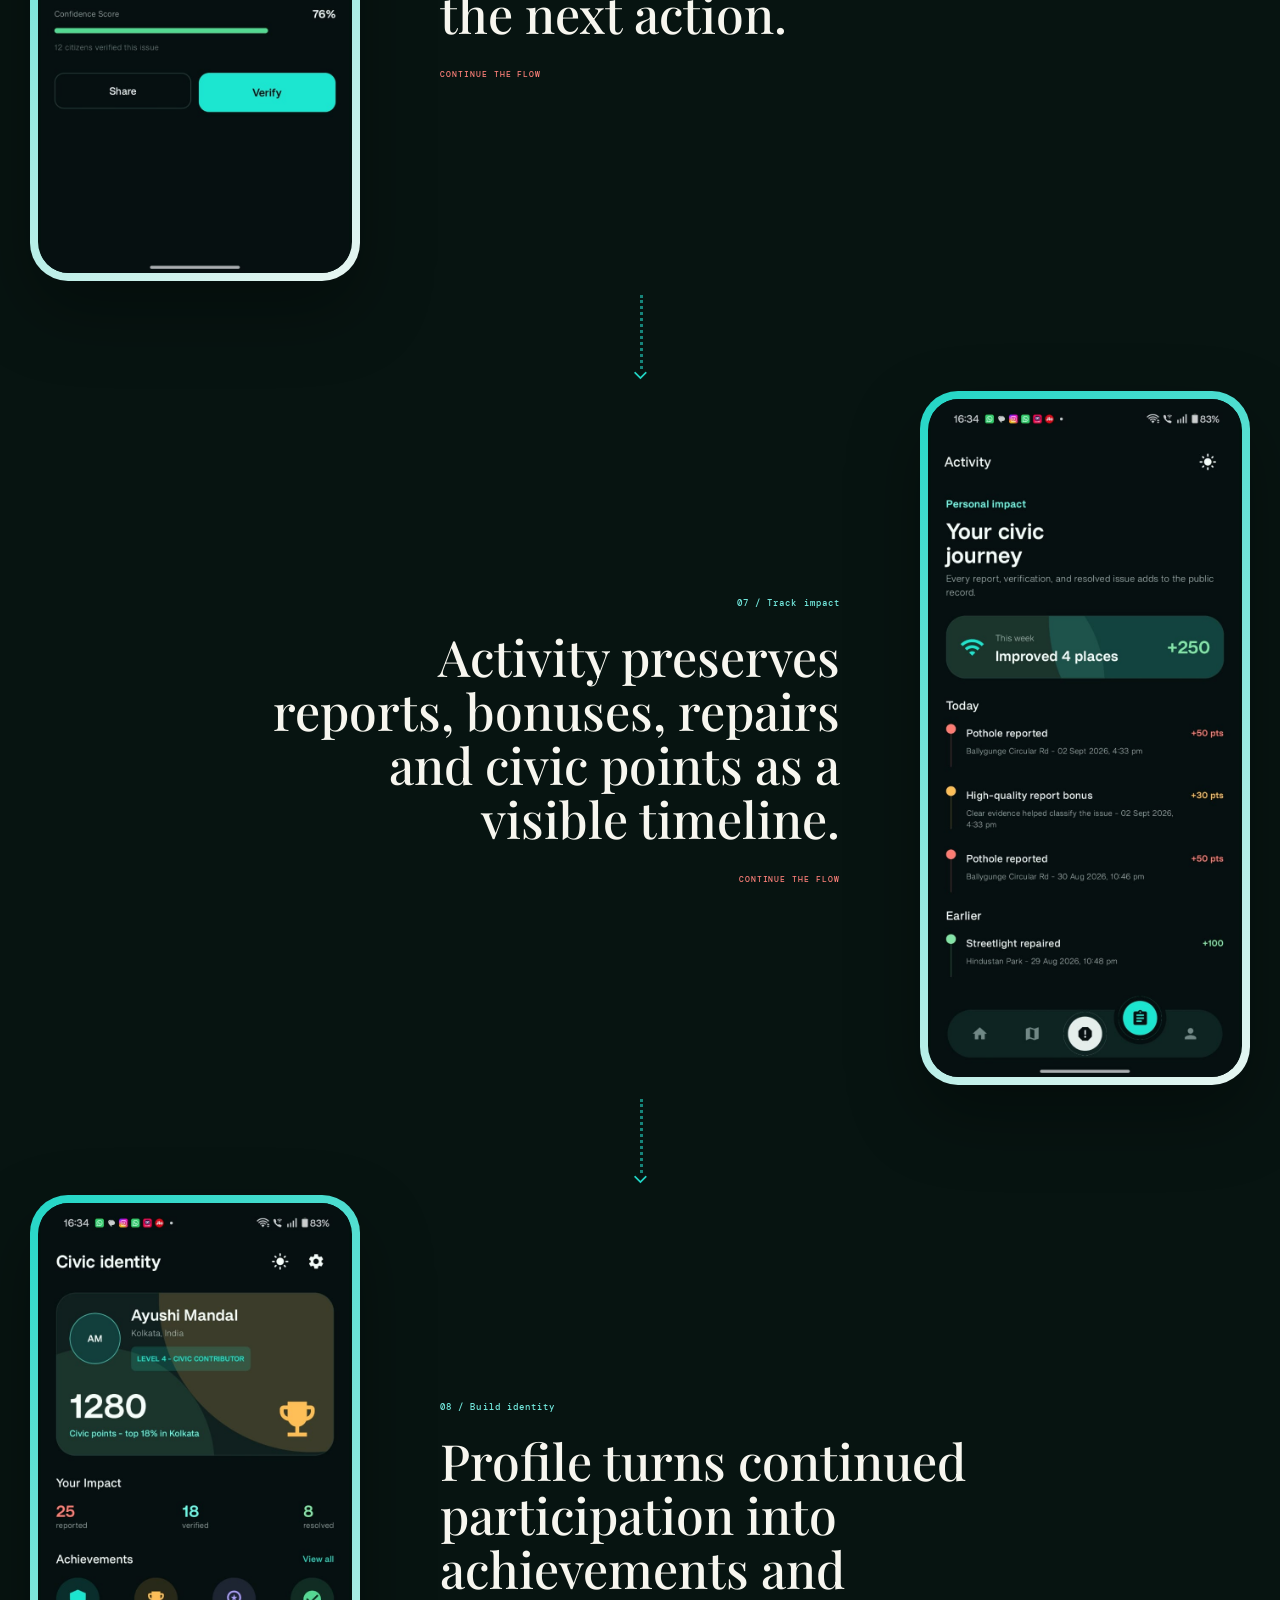
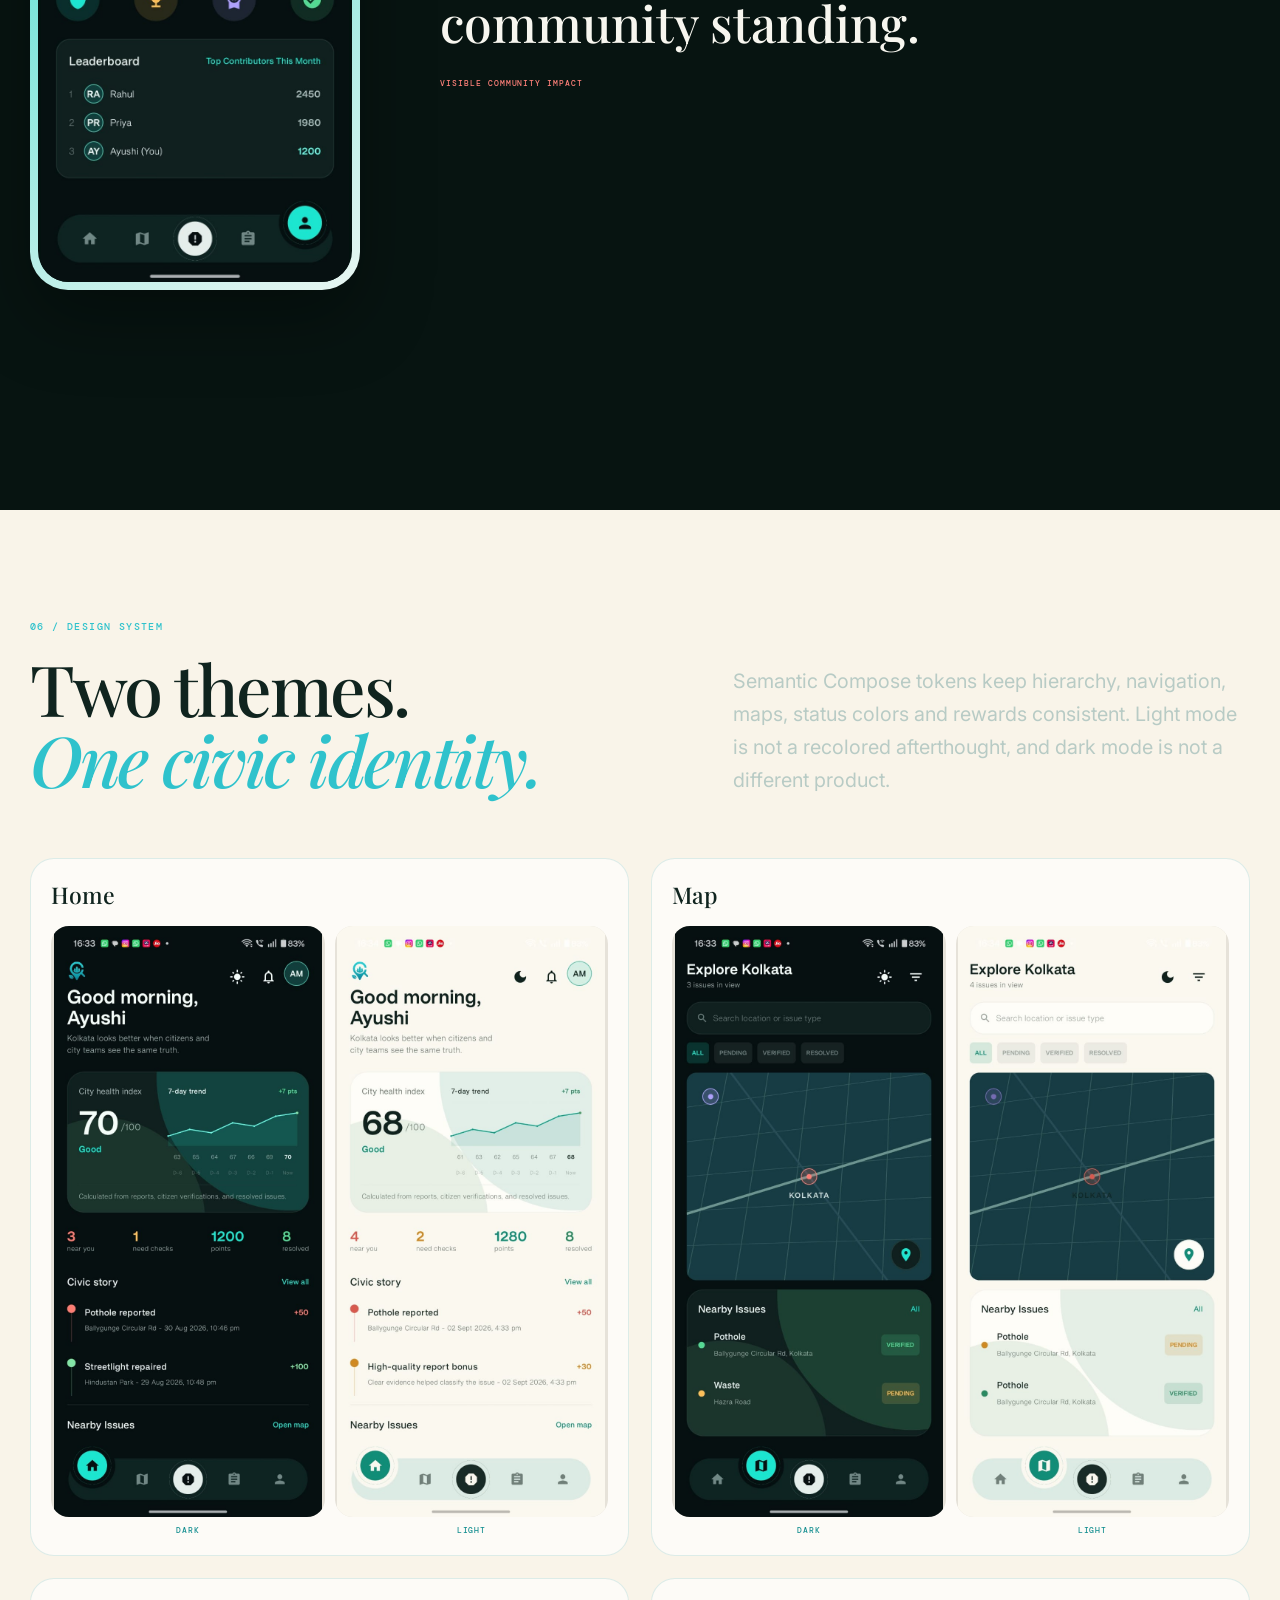
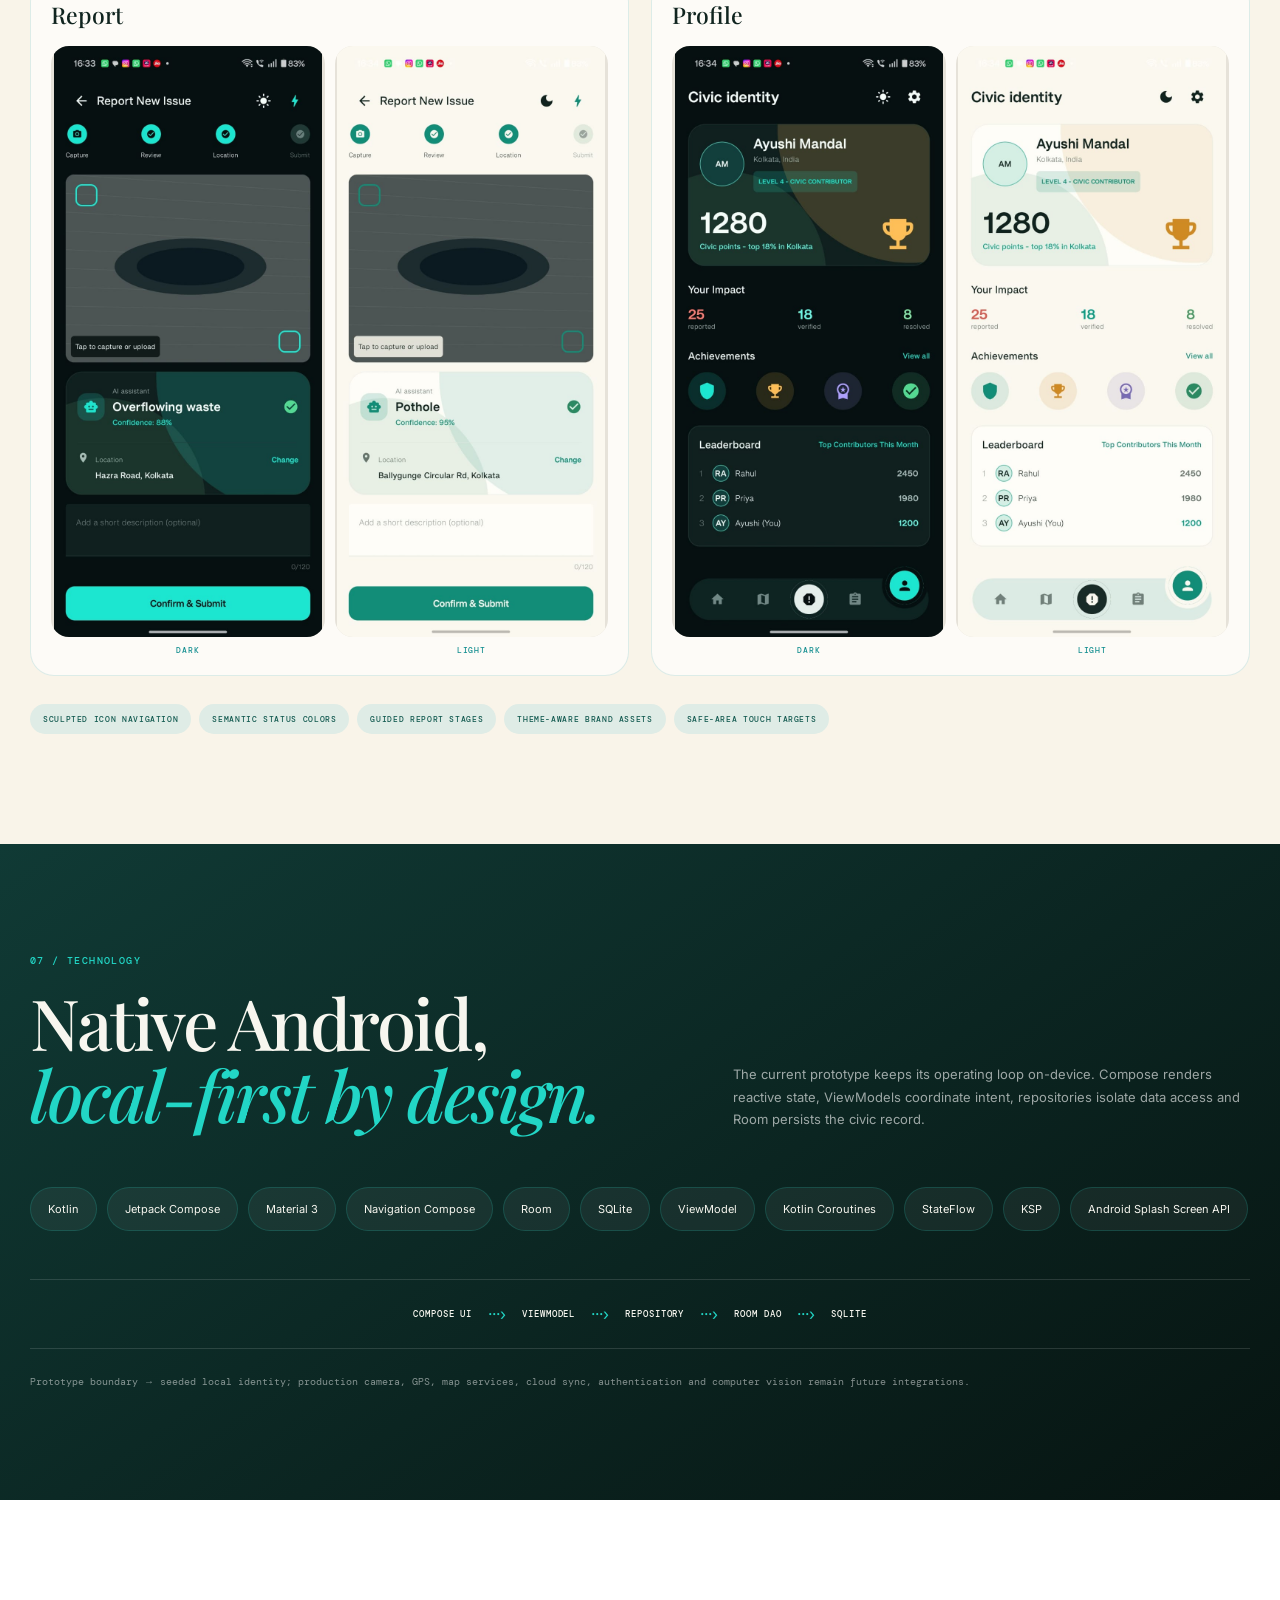
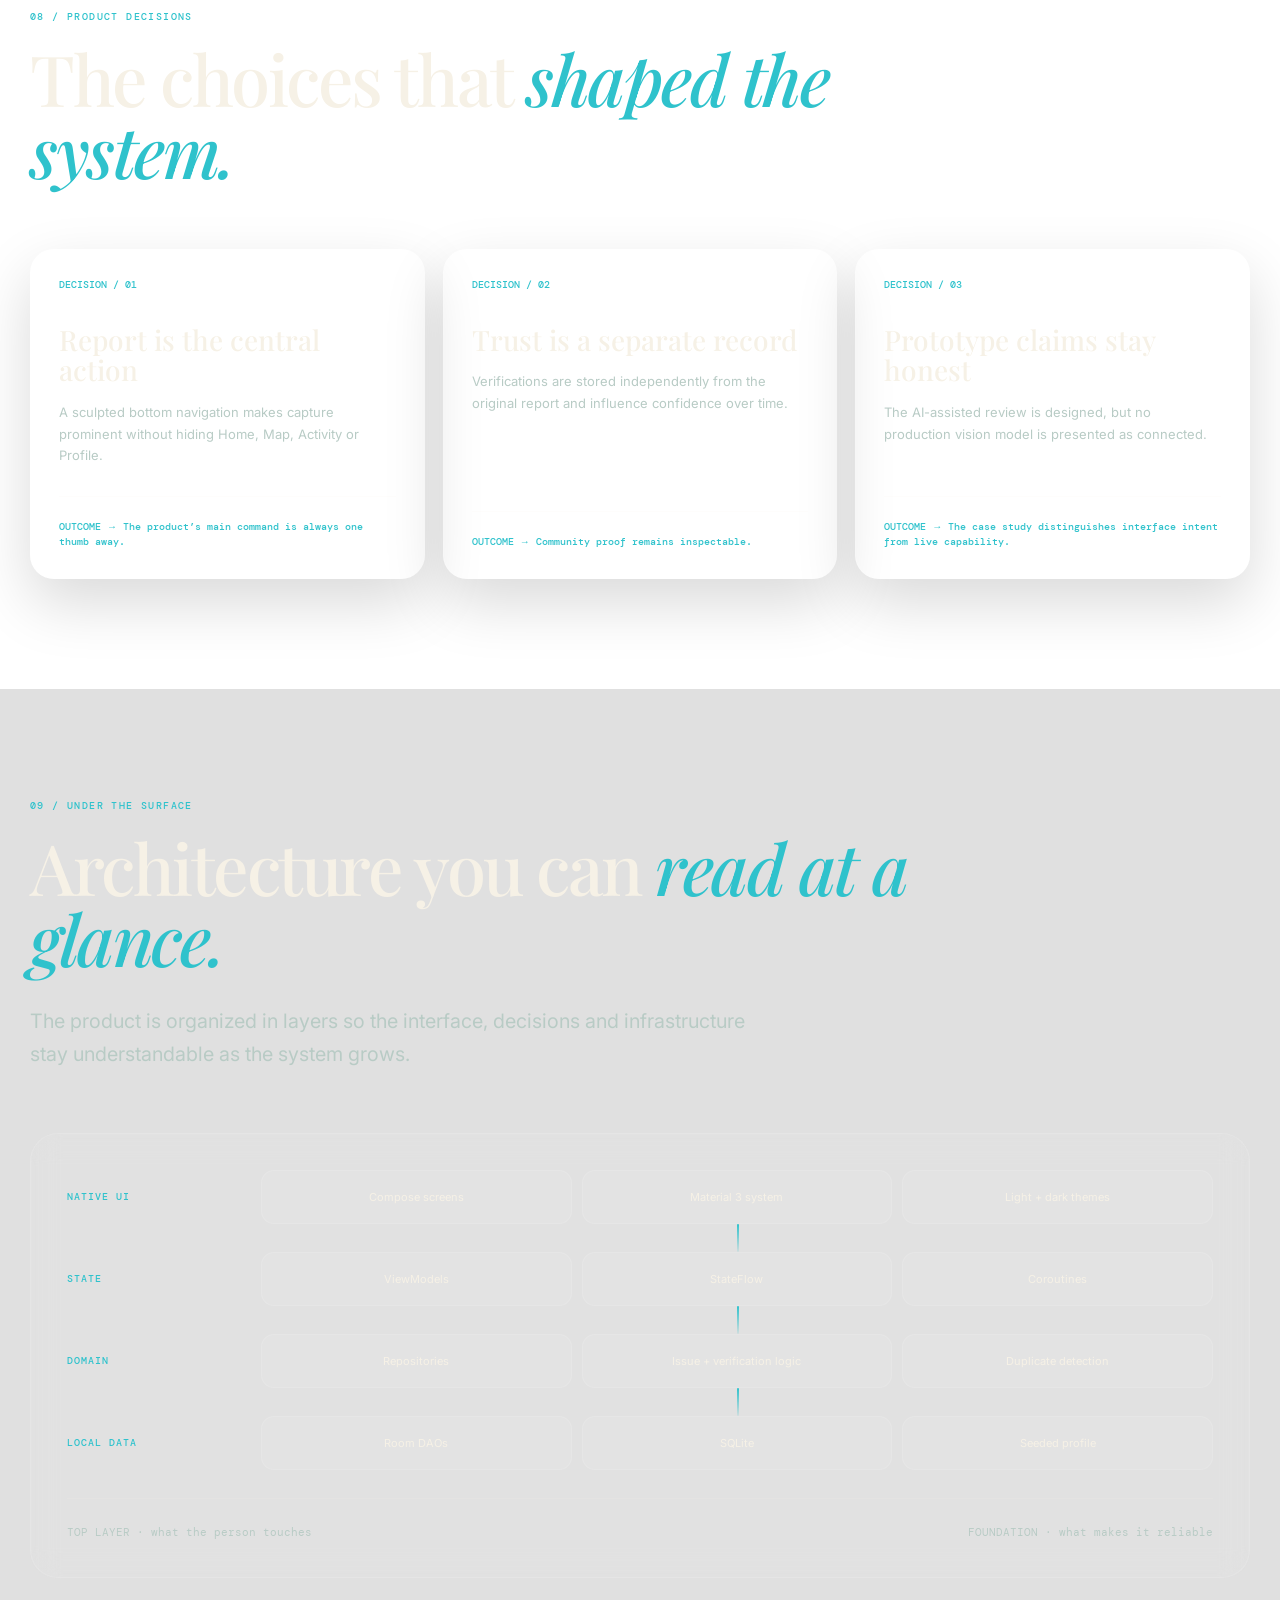
<file: case-studies/civiclens.html>
<!doctype html><html lang="en"><head><meta charset="utf-8"><meta name="viewport" content="width=device-width,initial-scale=1"><meta name="description" content="CivicLens case study by Ayushi"><link rel="stylesheet" href="case-study.css"></head><body data-project="civiclens"><main id="app"></main><script src="case-study.js"></script></body></html>
</file>
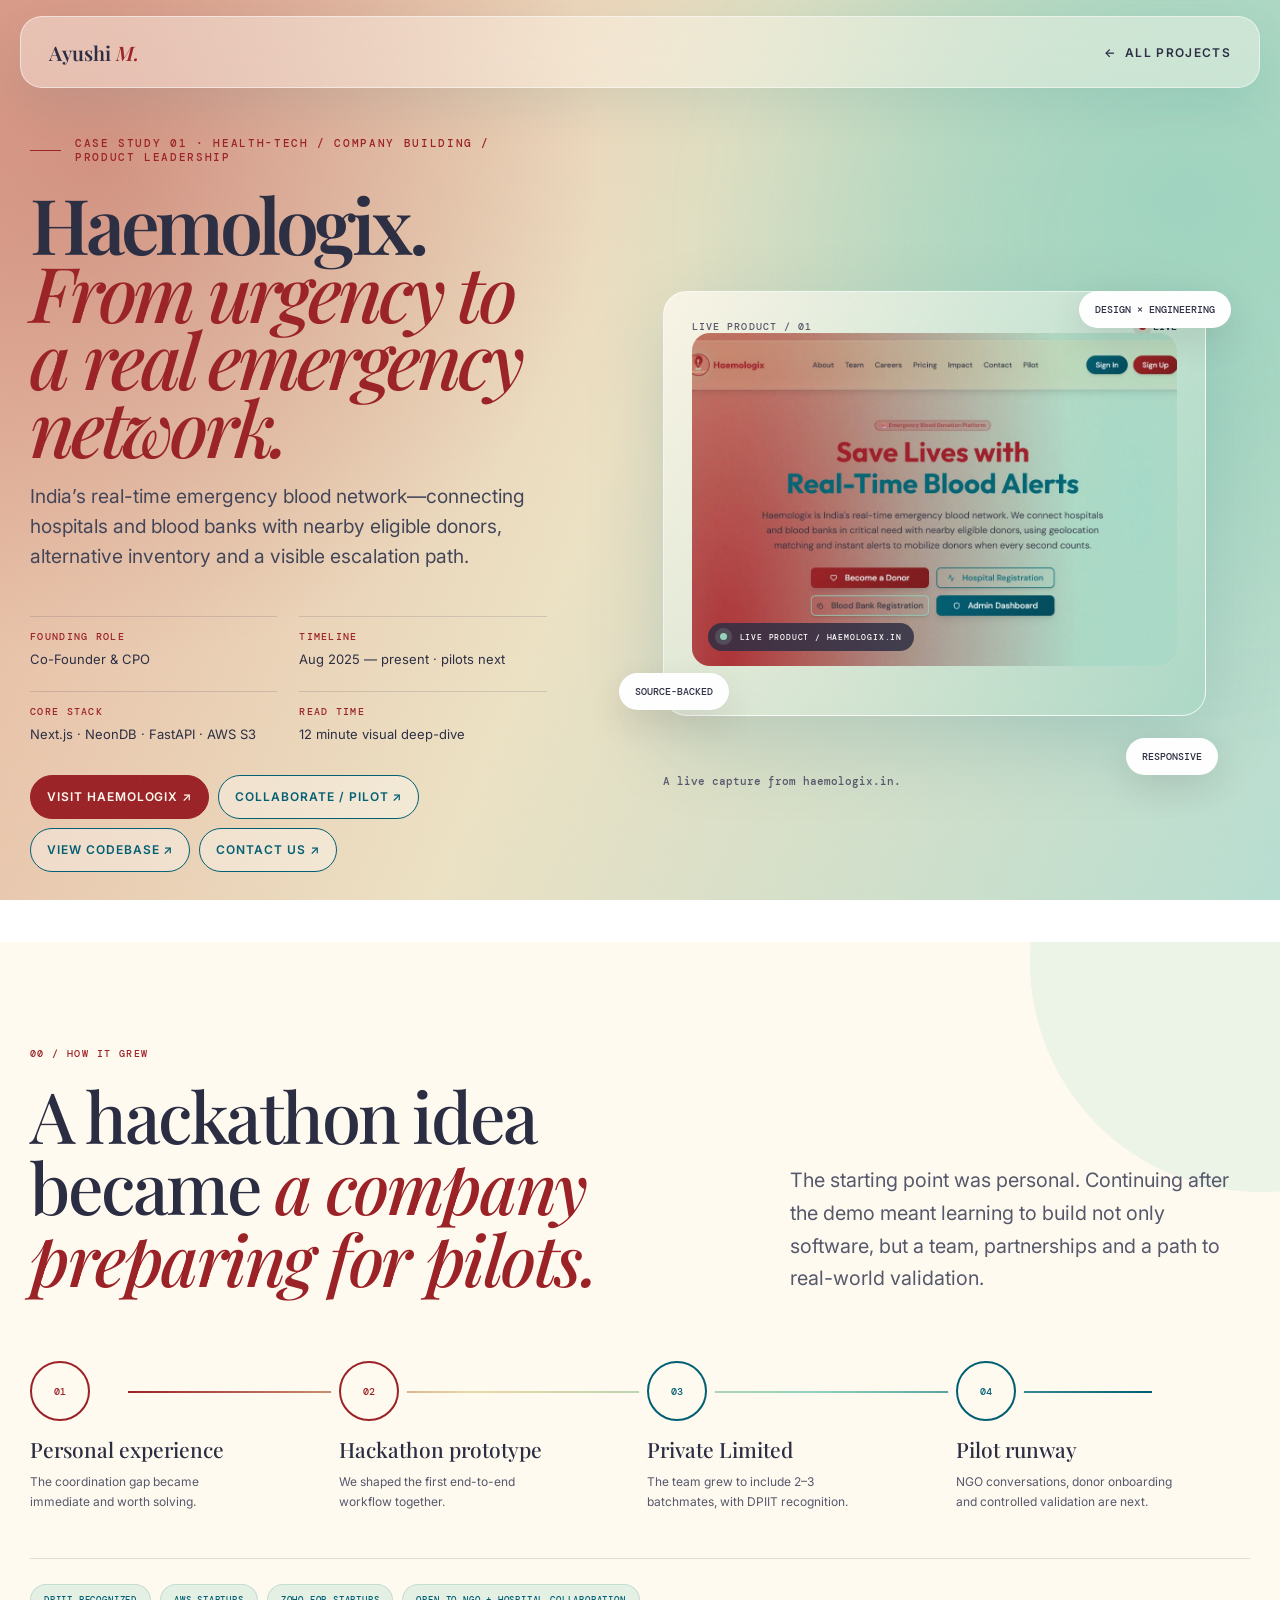
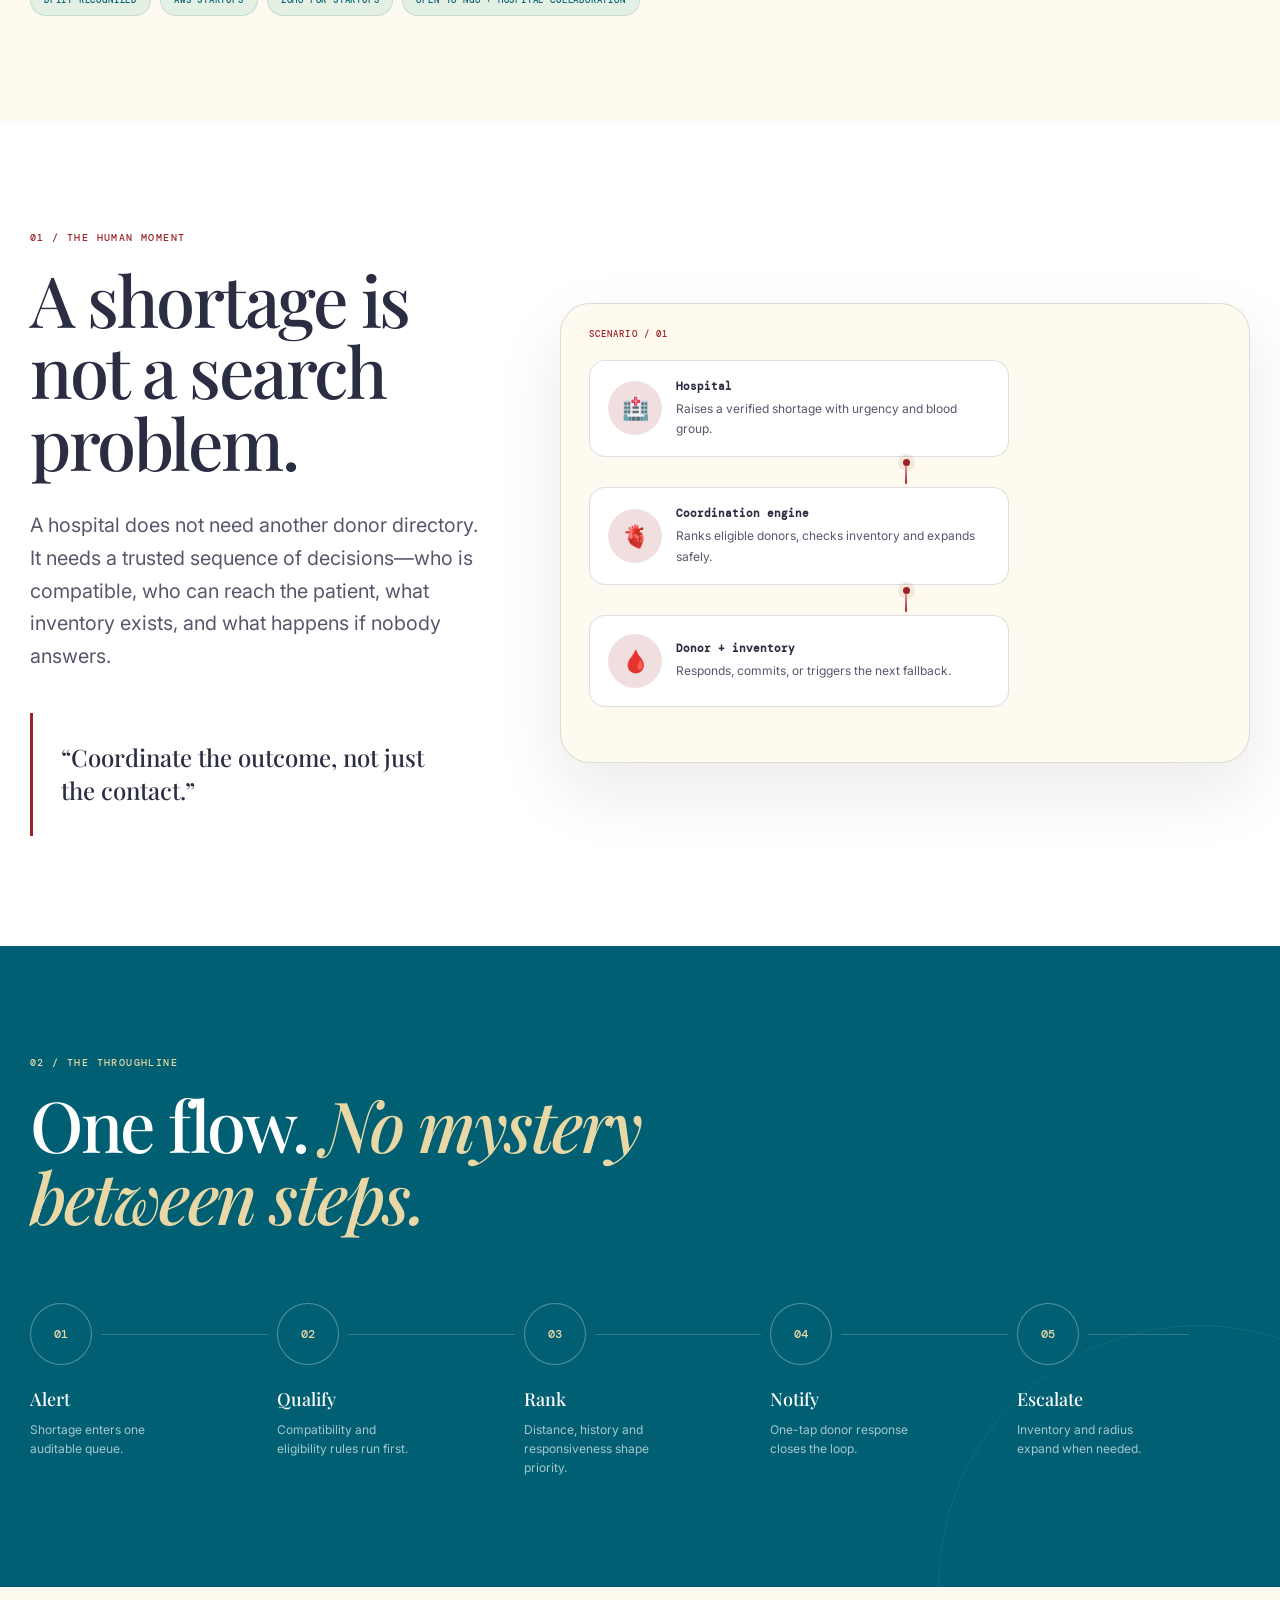
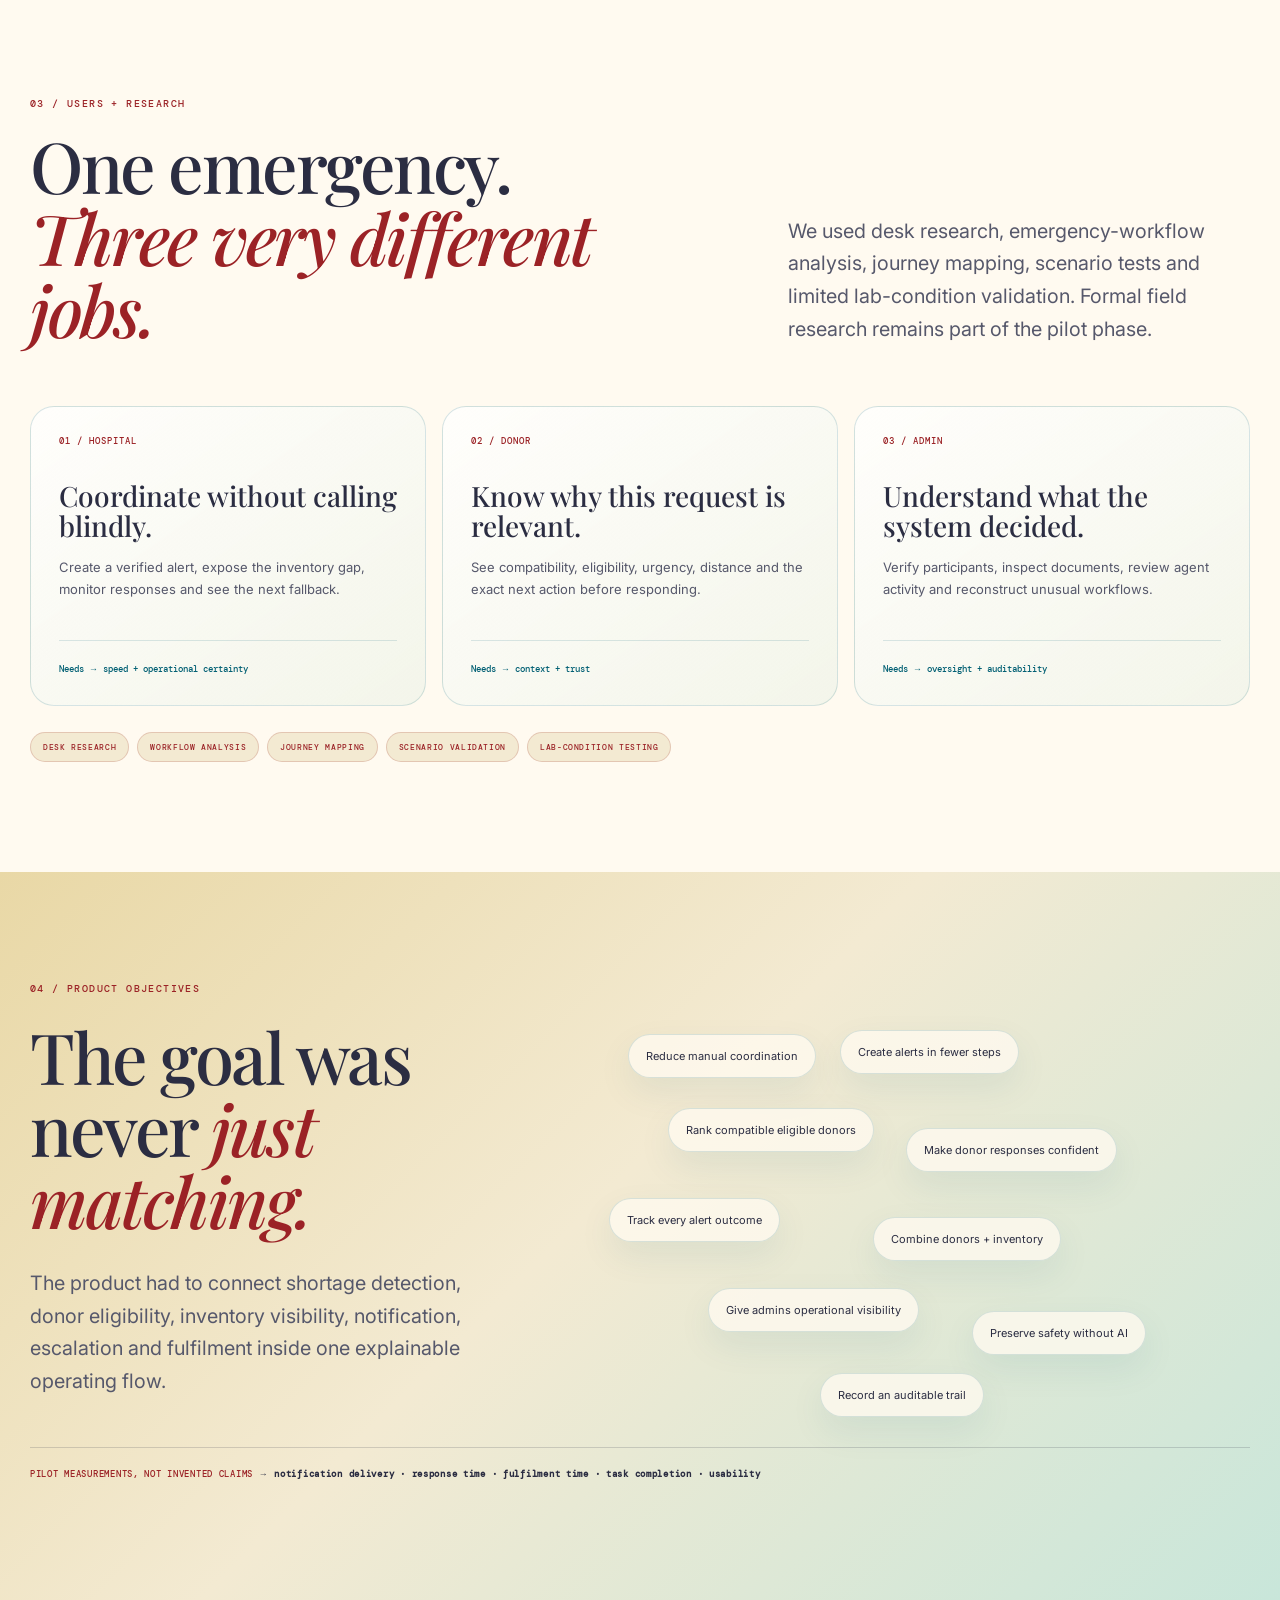
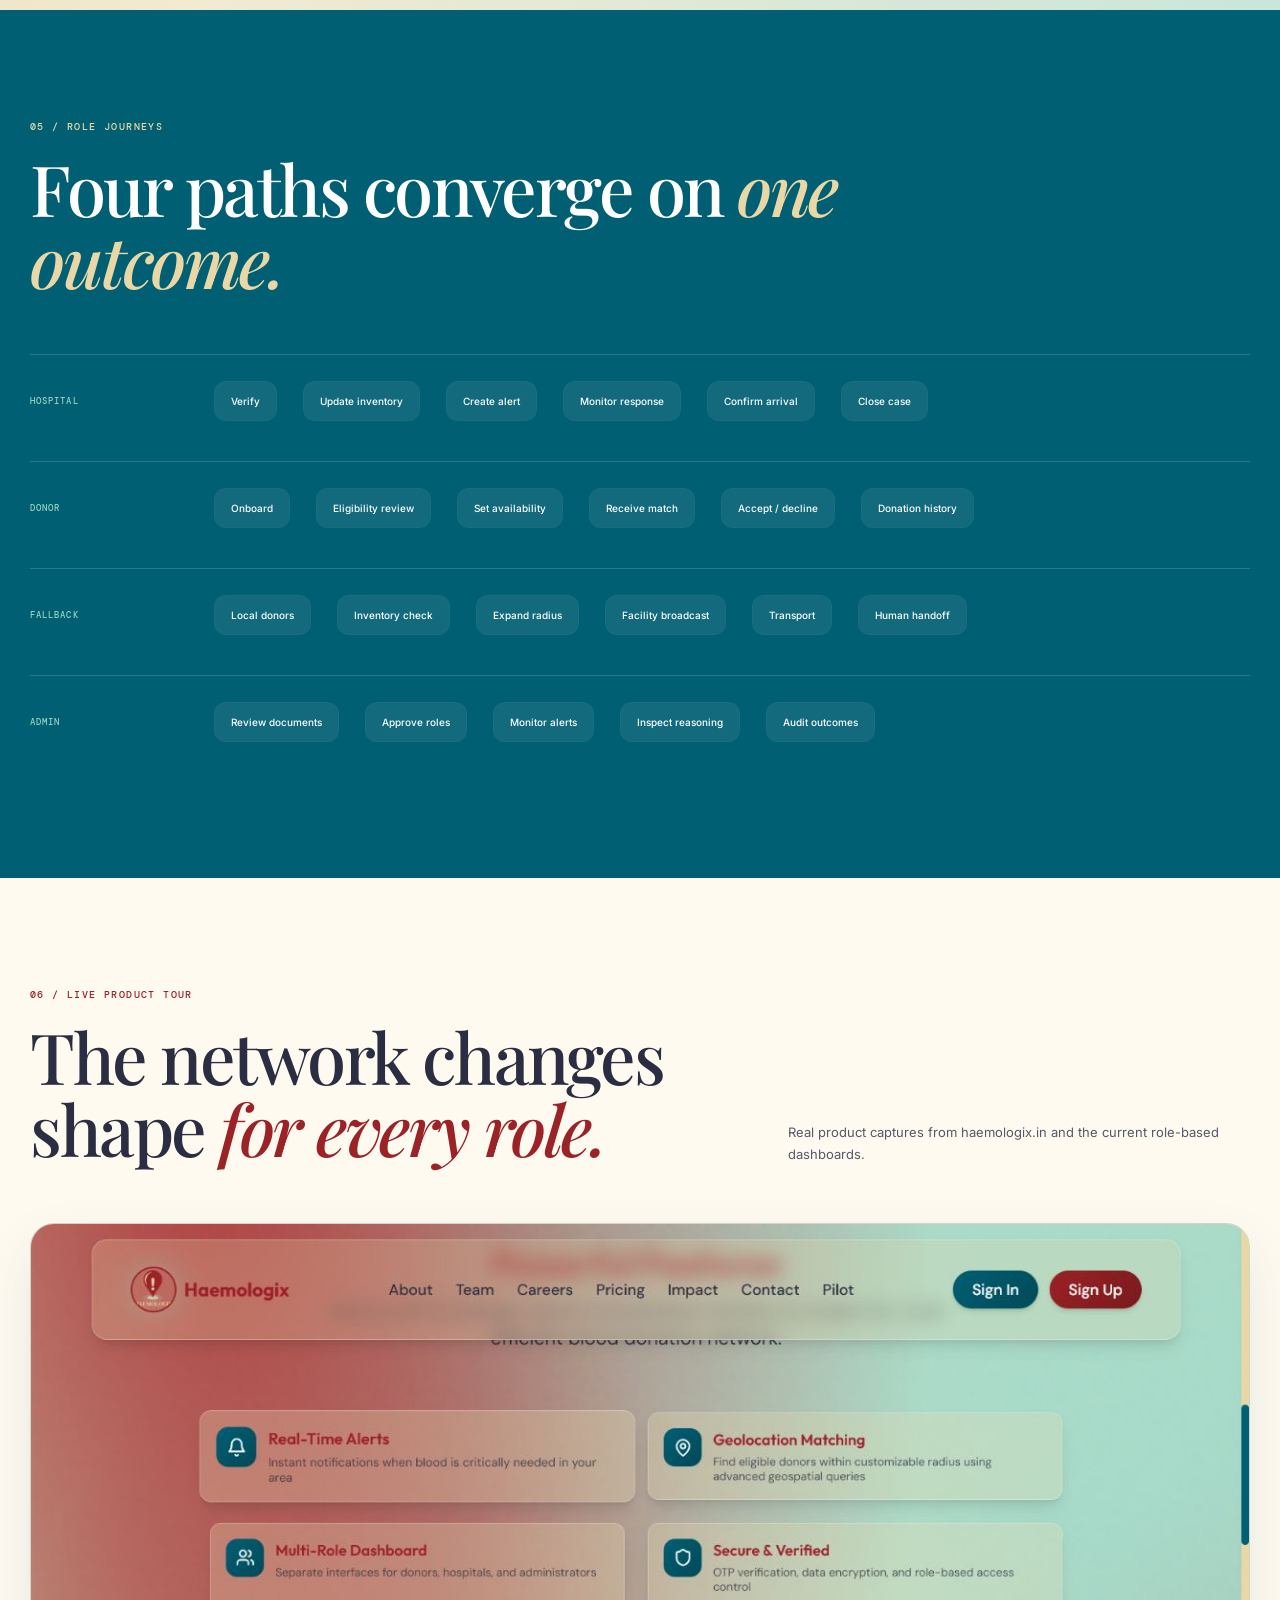
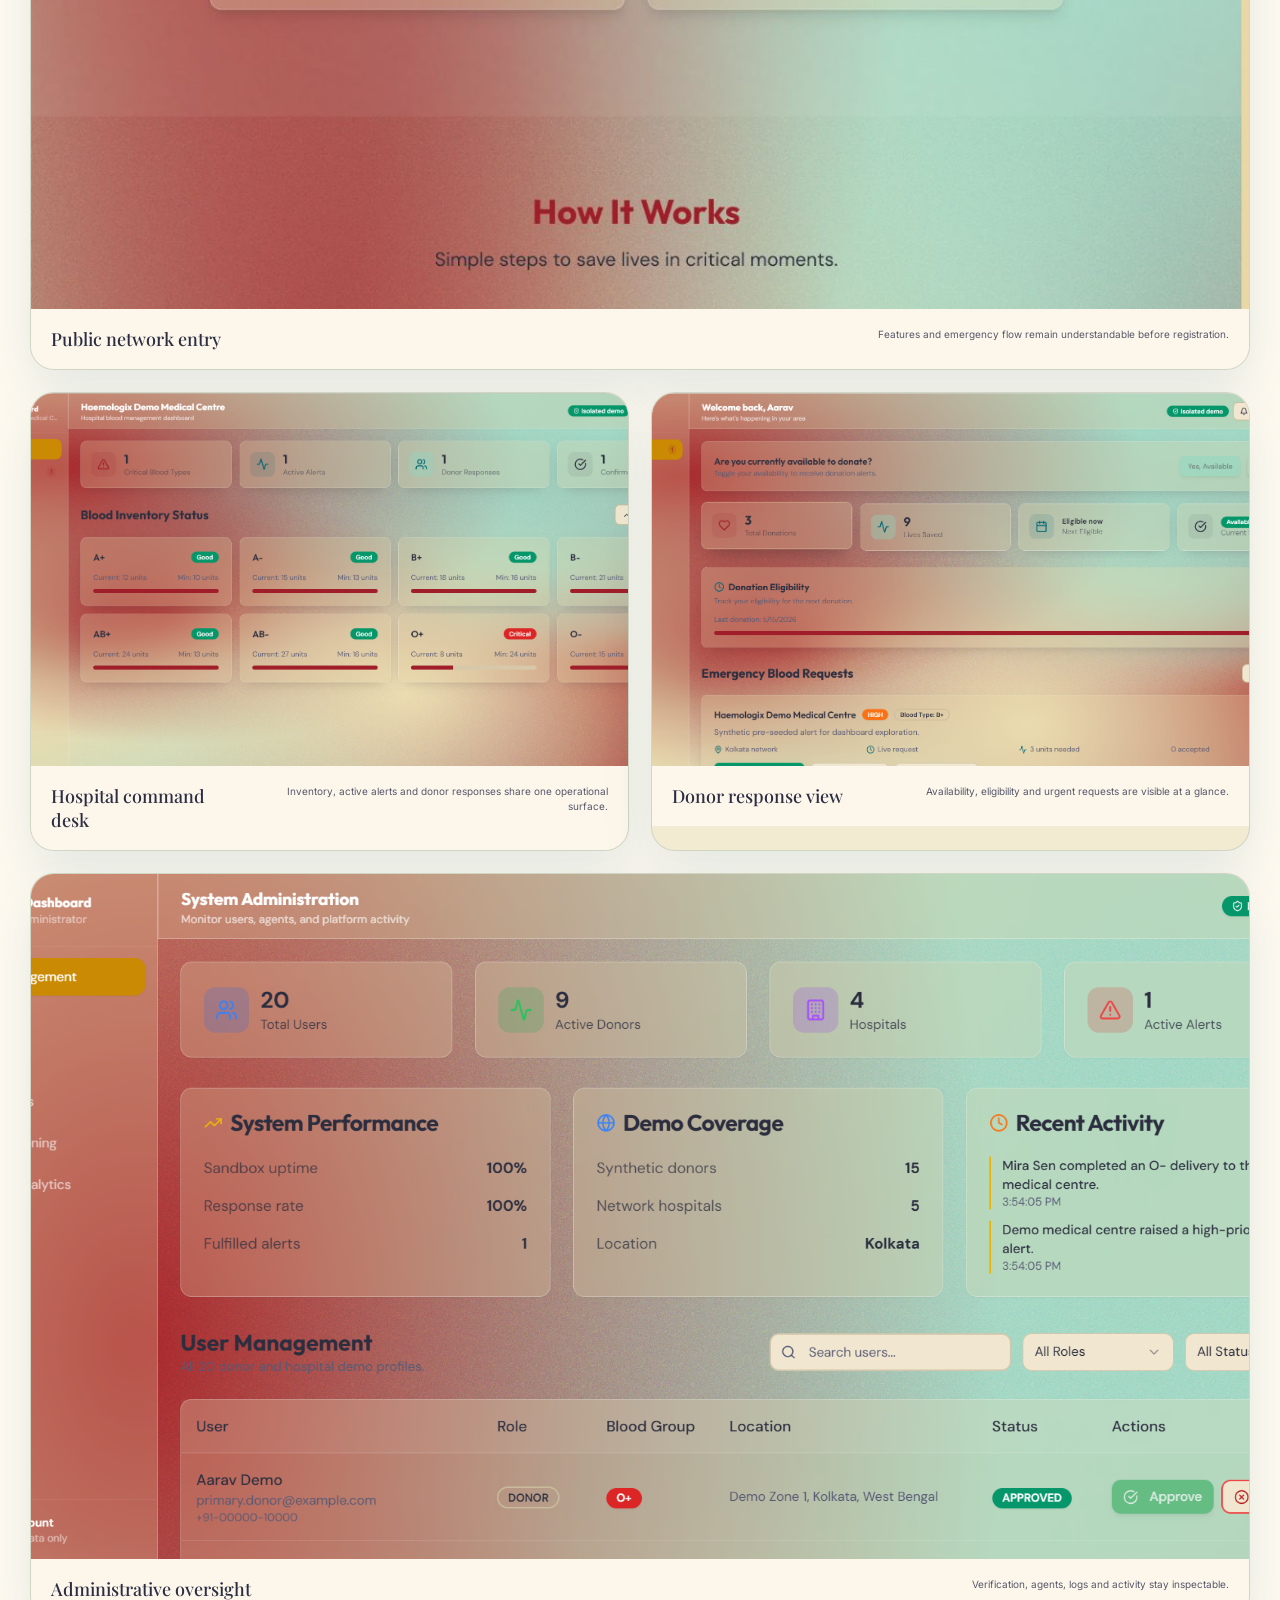
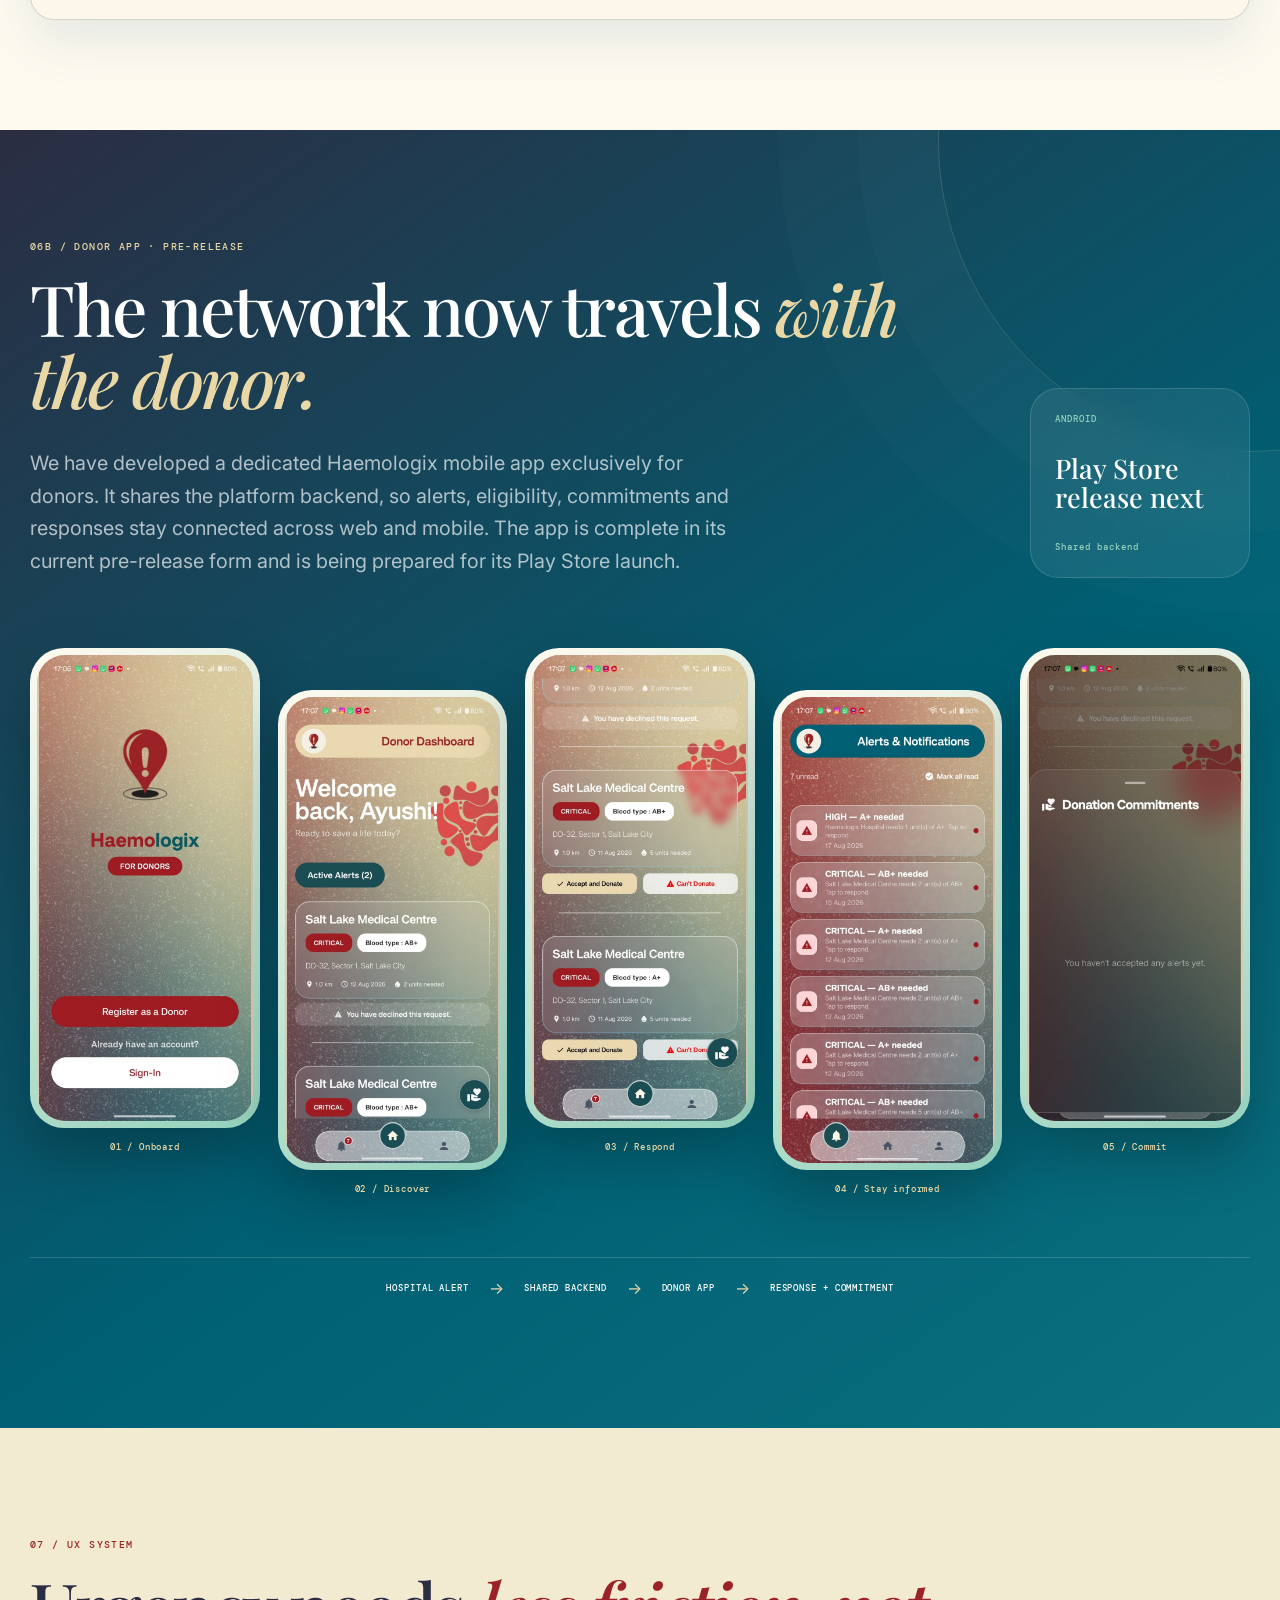
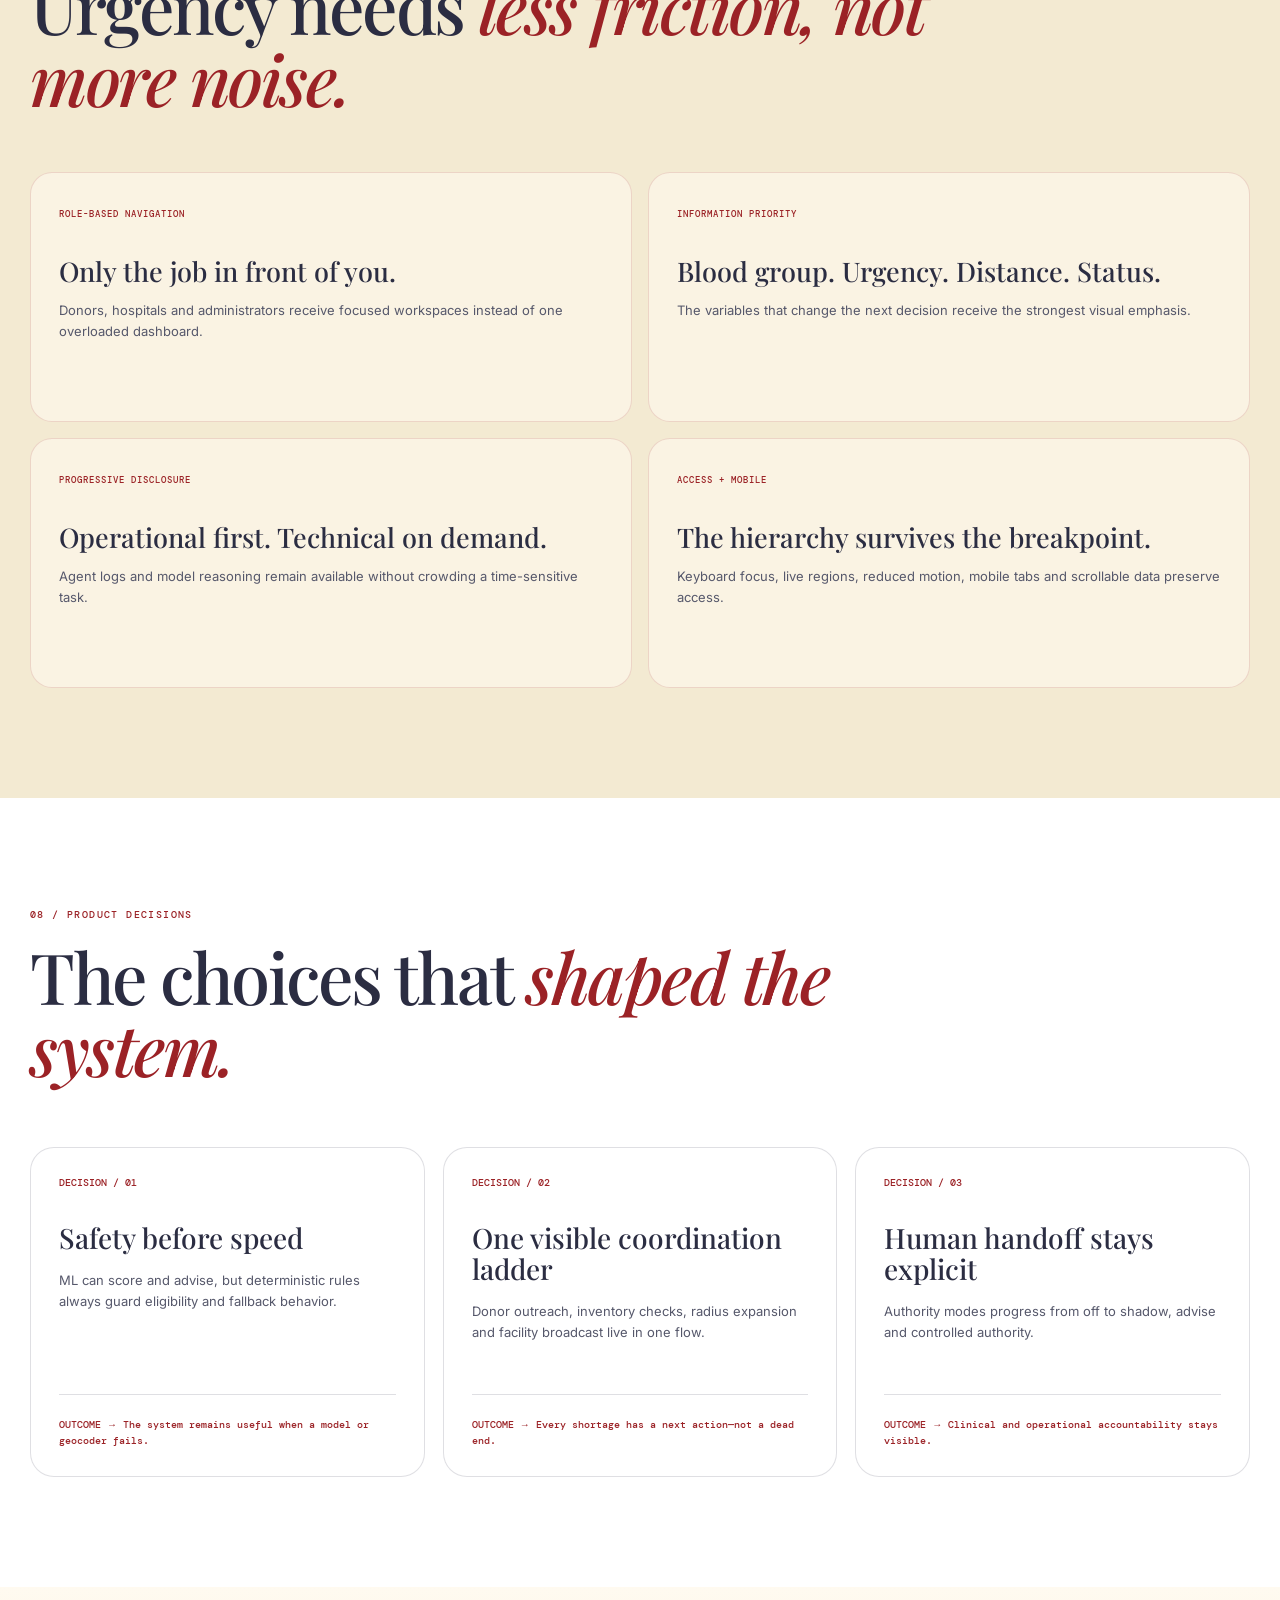
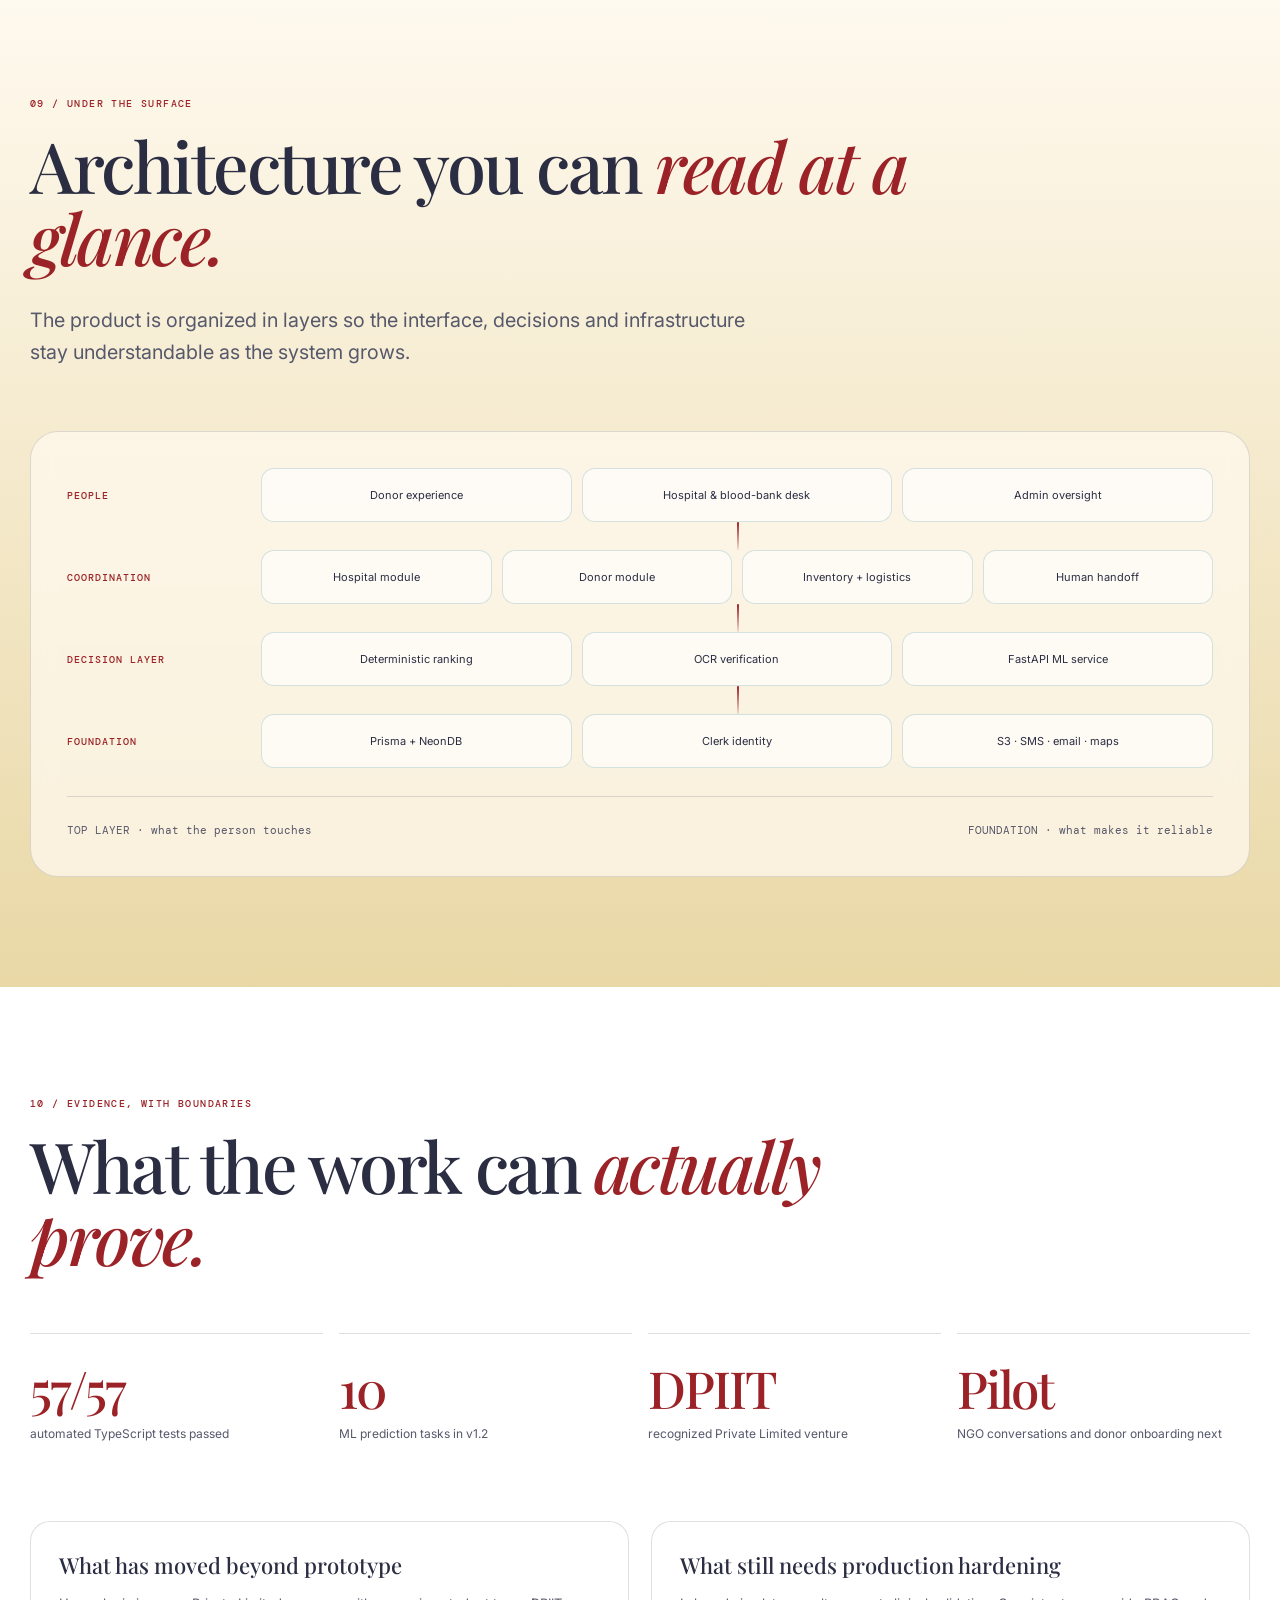
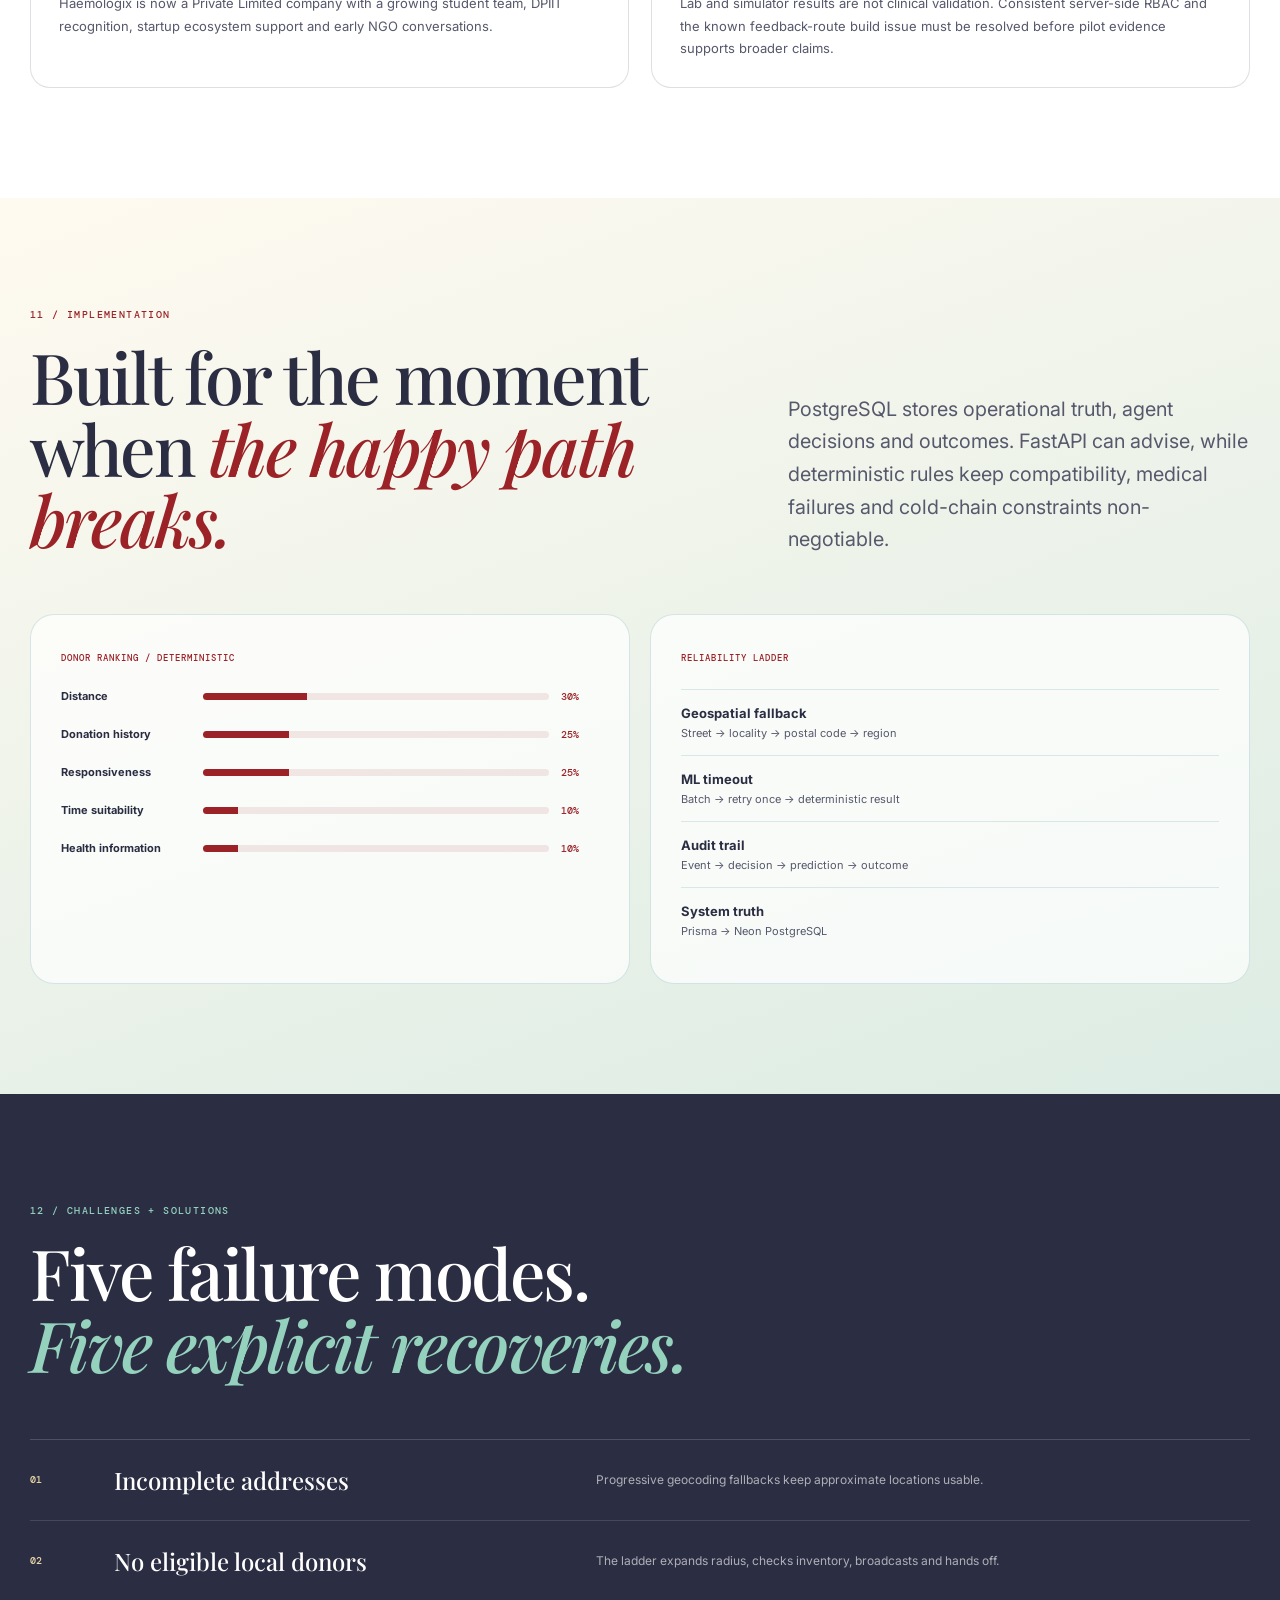
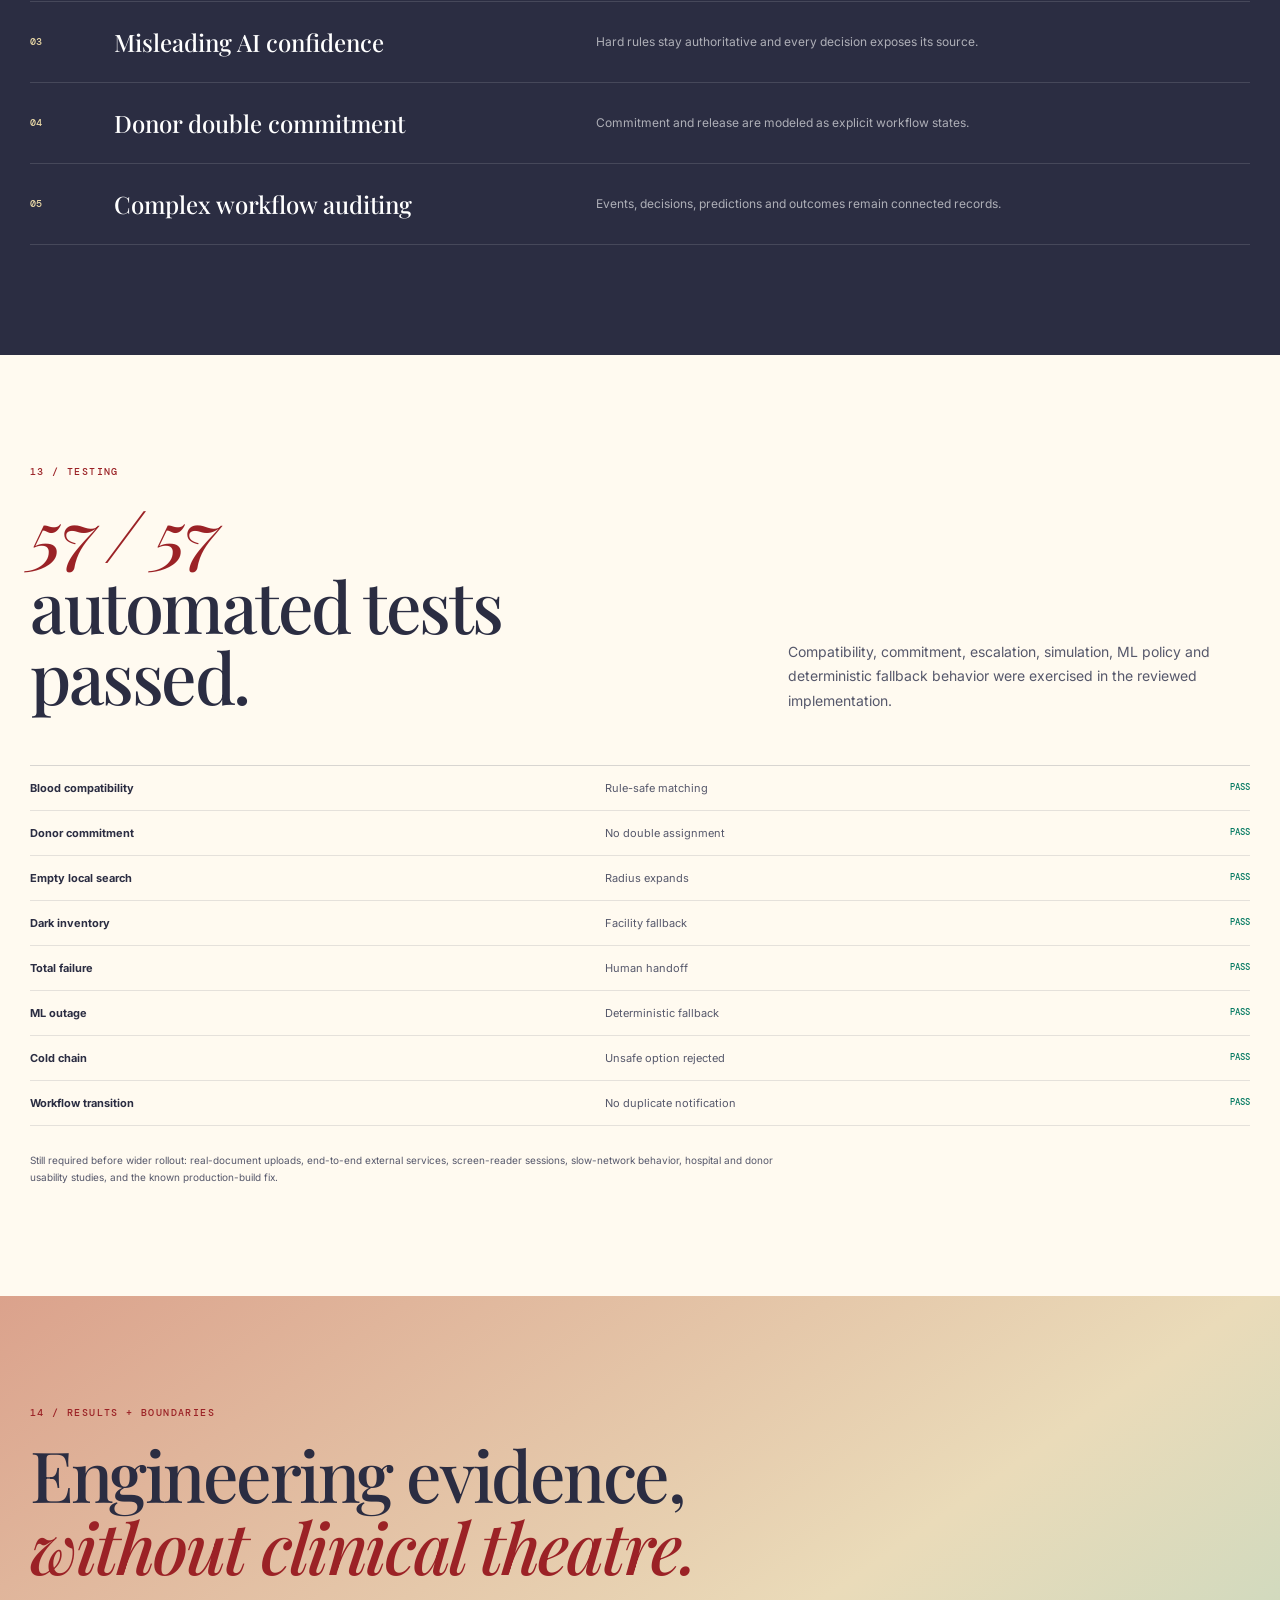
<file: case-studies/haemologix.html>
<!doctype html><html lang="en"><head><meta charset="utf-8"><meta name="viewport" content="width=device-width,initial-scale=1"><meta name="description" content="Haemologix case study by Ayushi"><link rel="stylesheet" href="case-study.css"></head><body data-project="haemologix"><main id="app"></main><script src="case-study.js"></script></body></html>
</file>
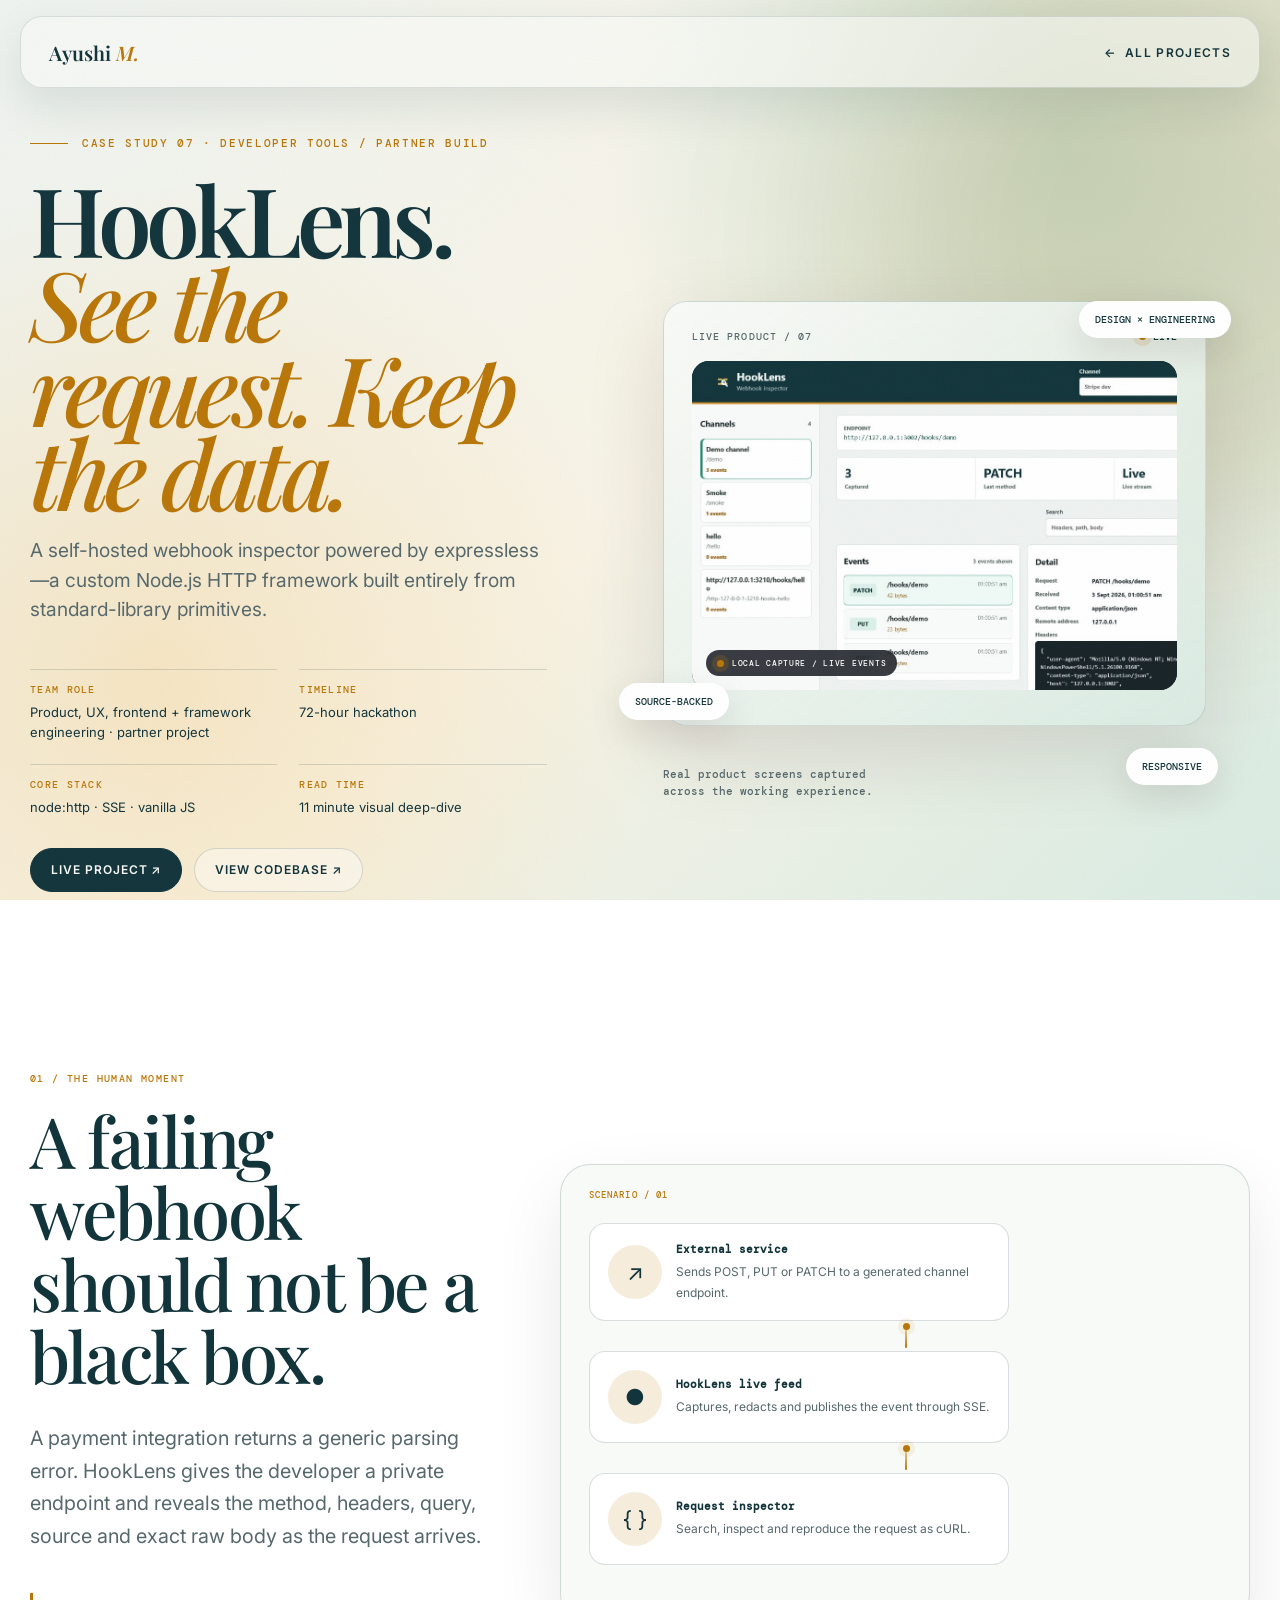
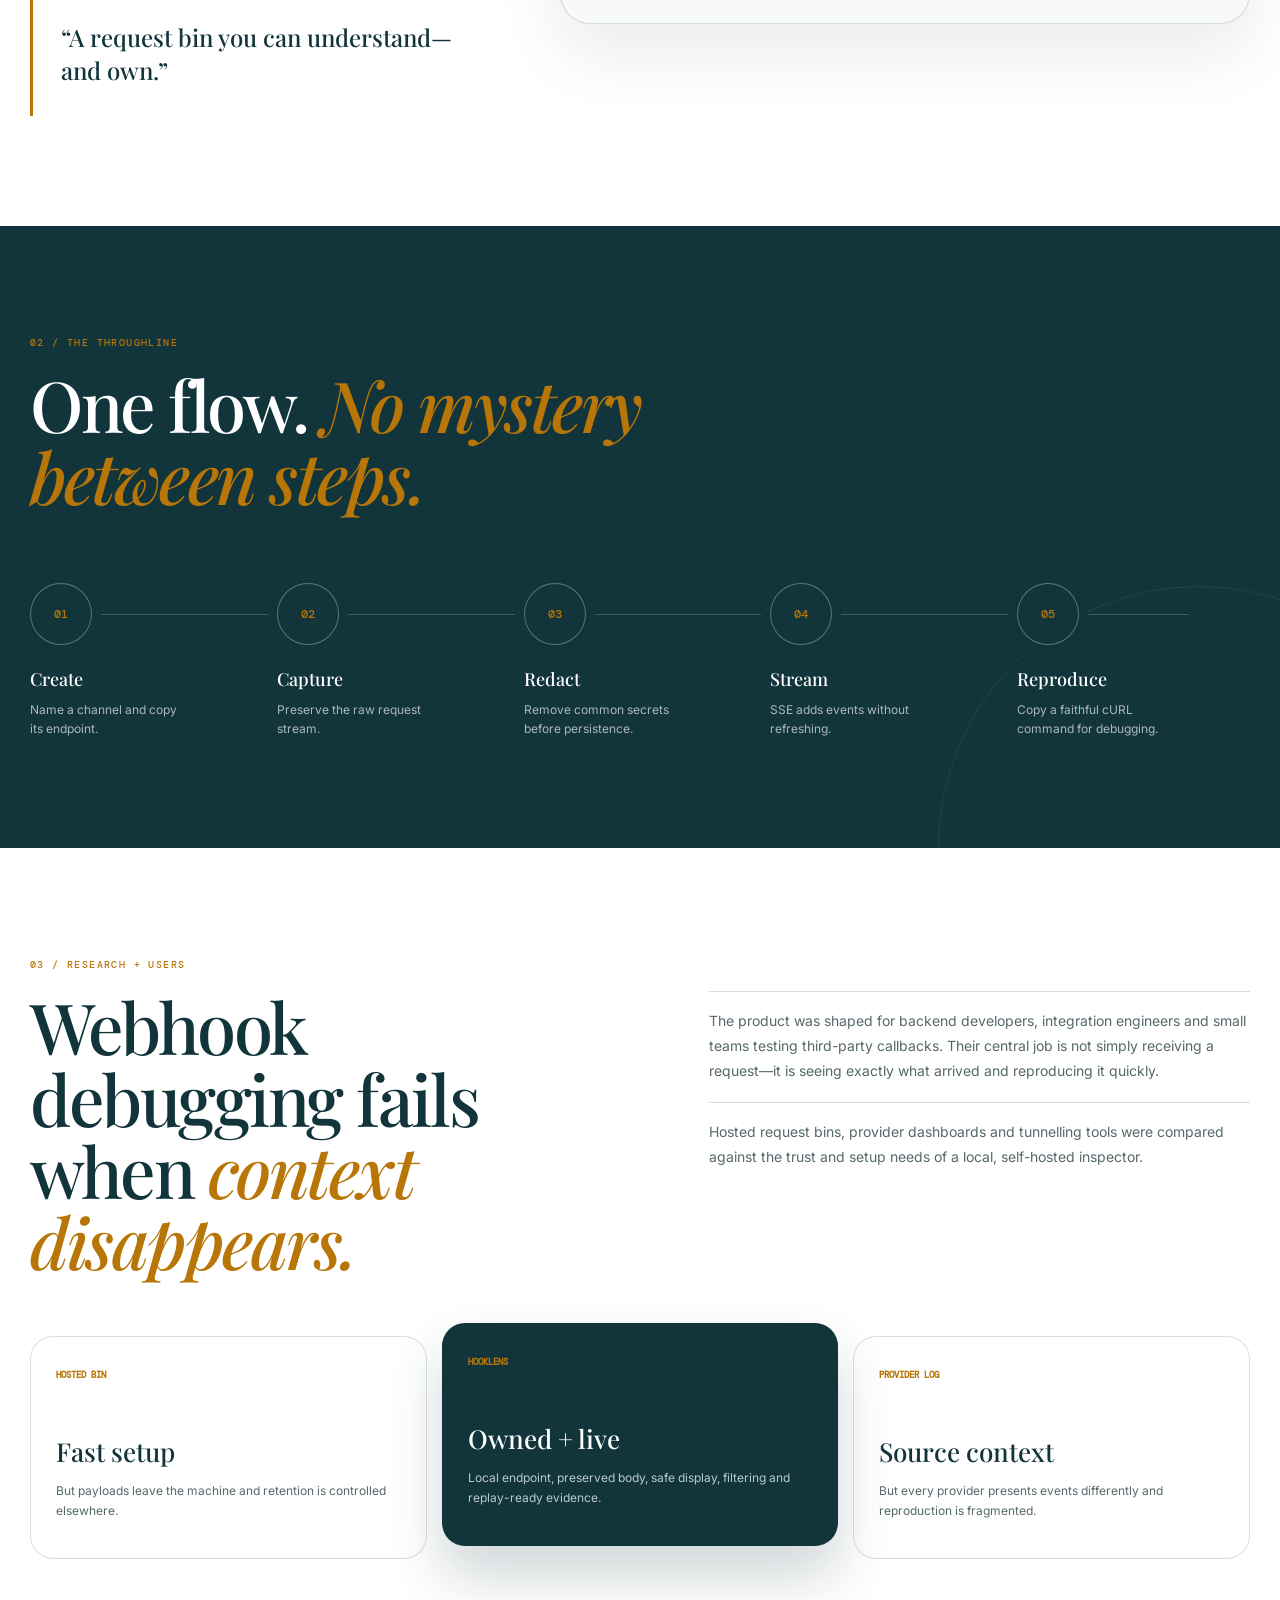
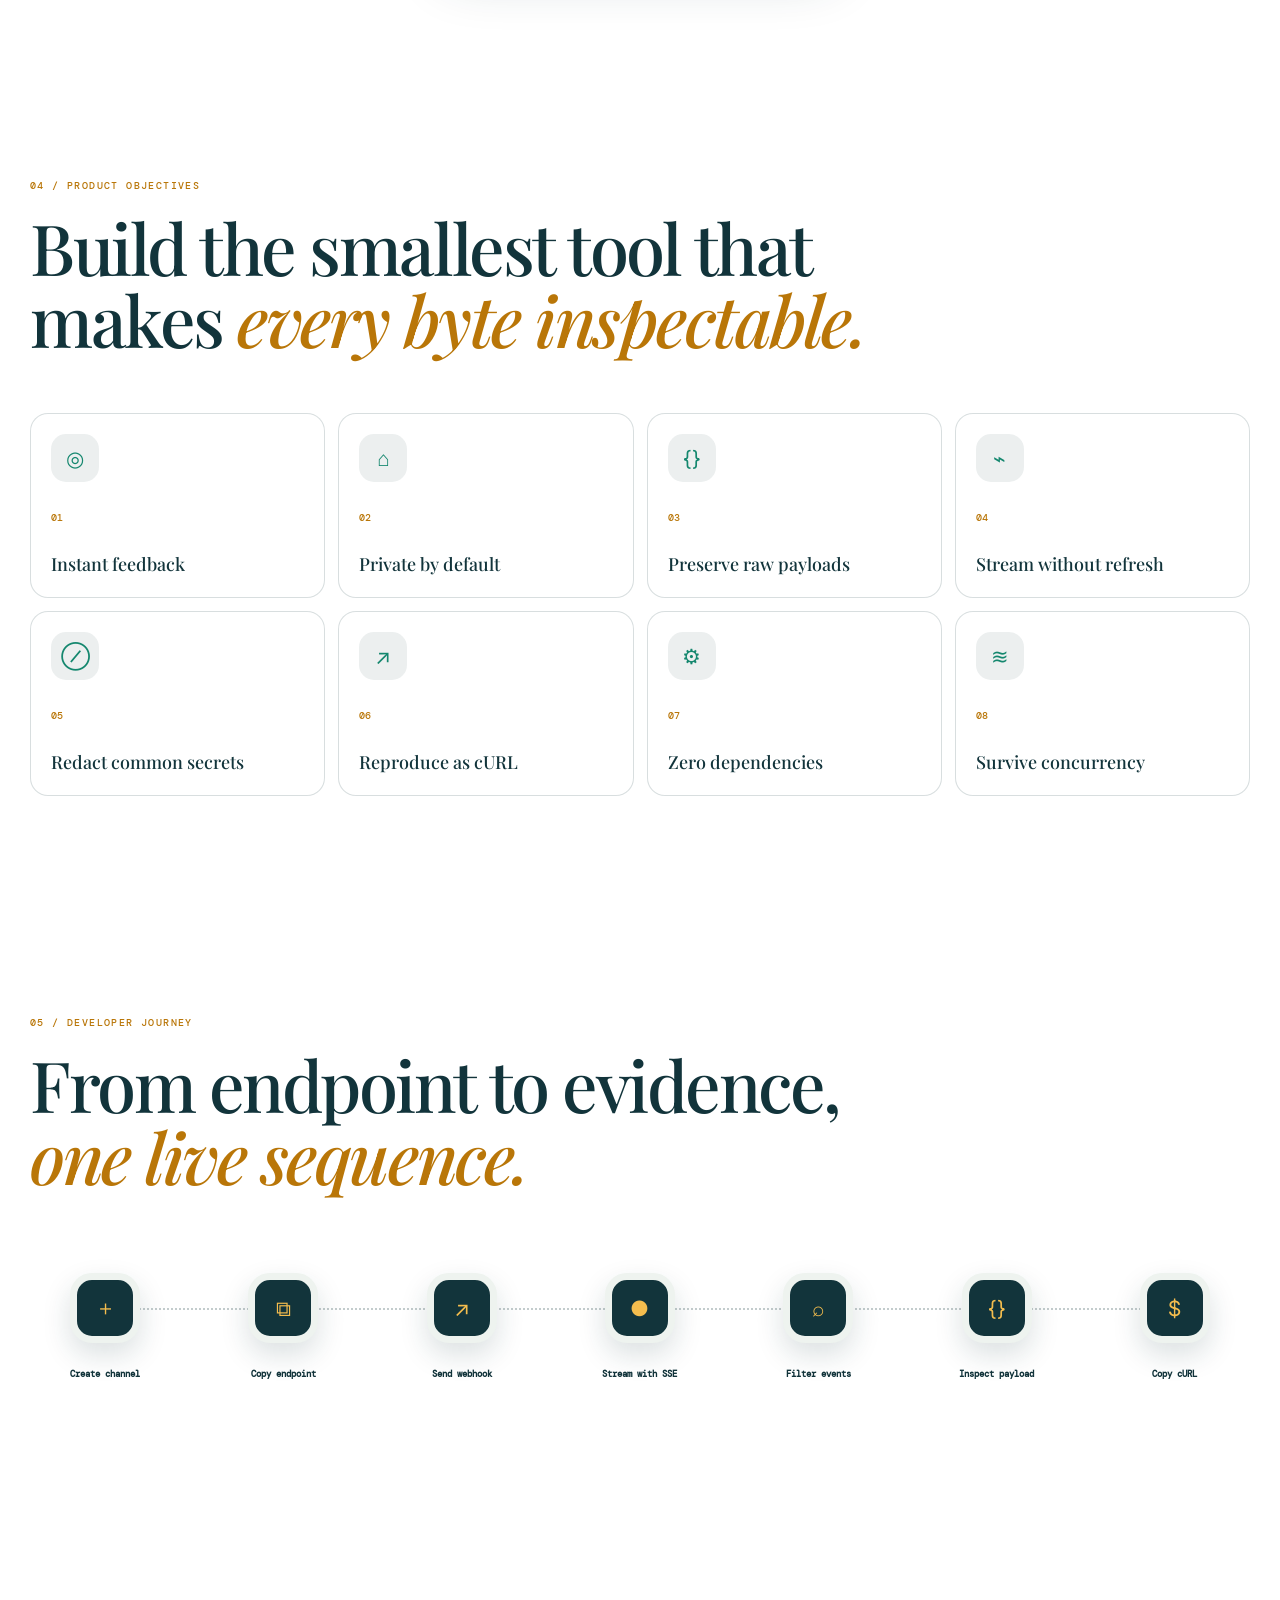
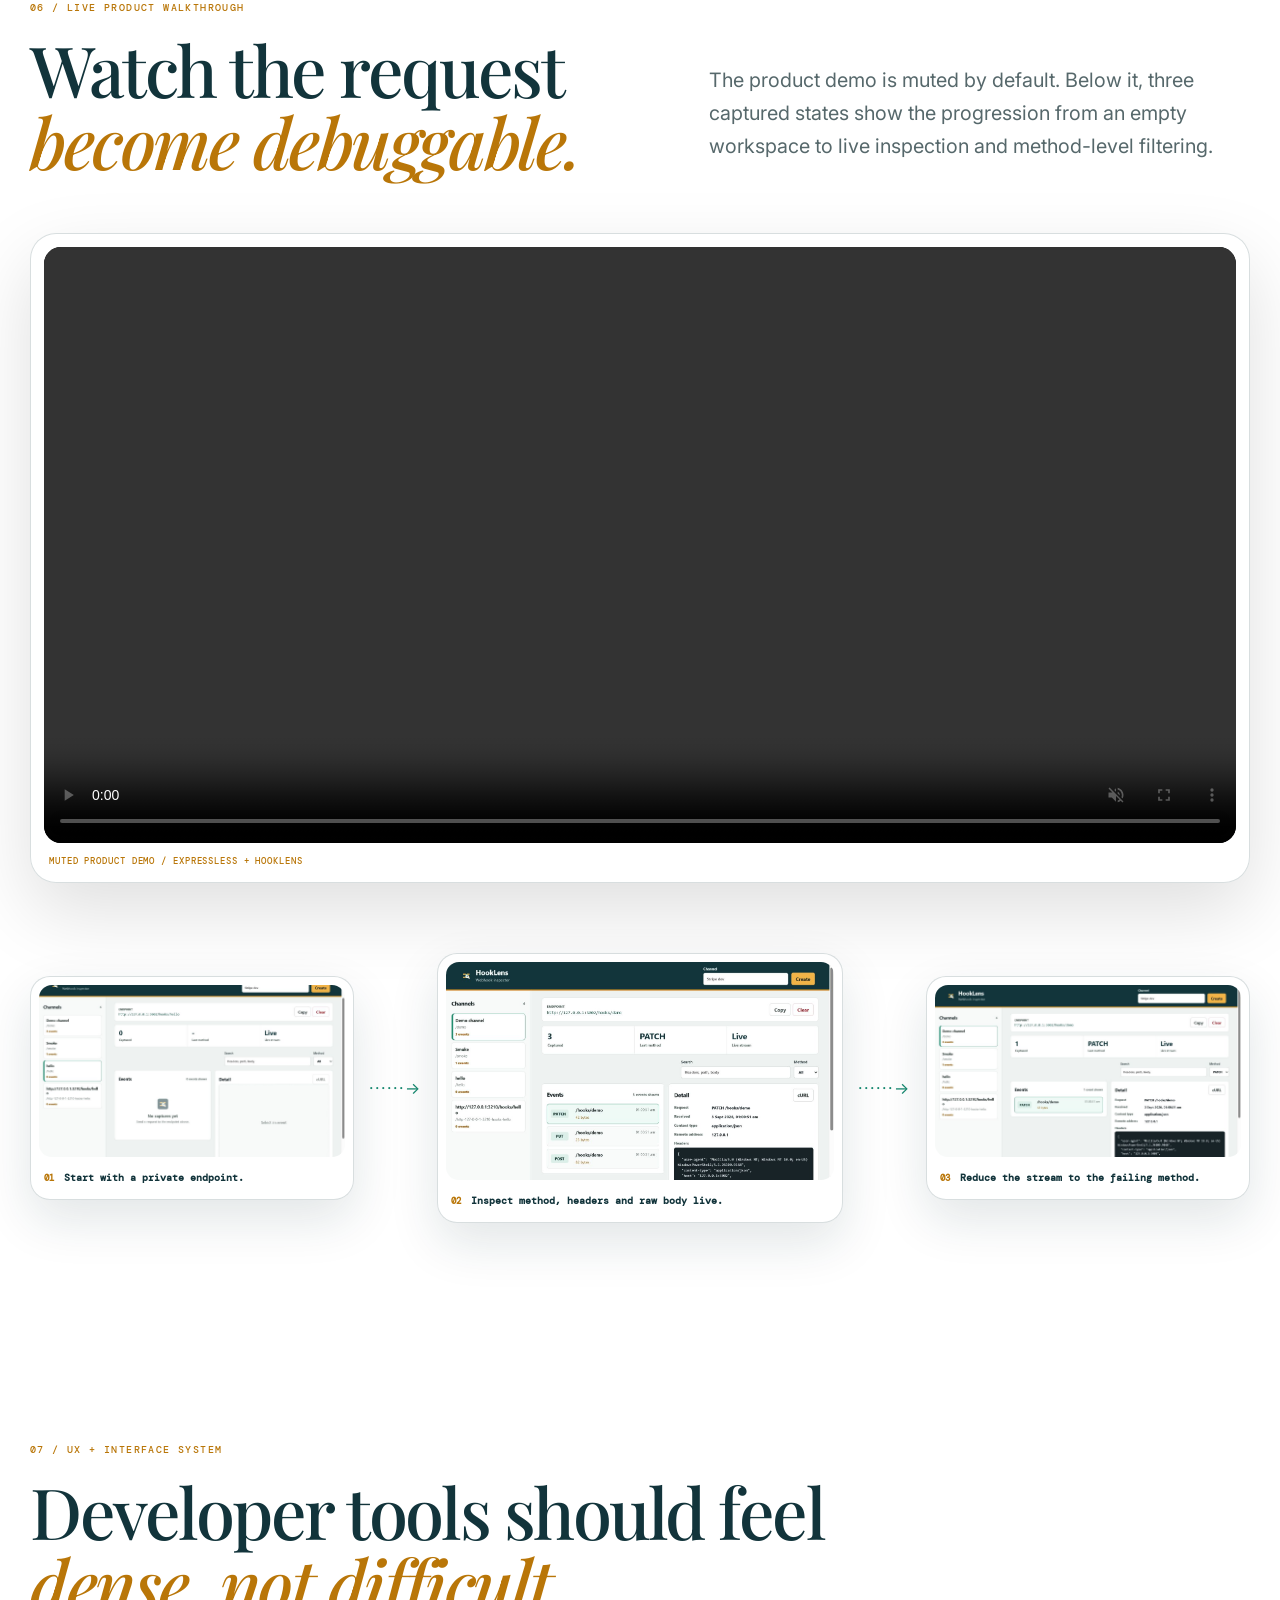
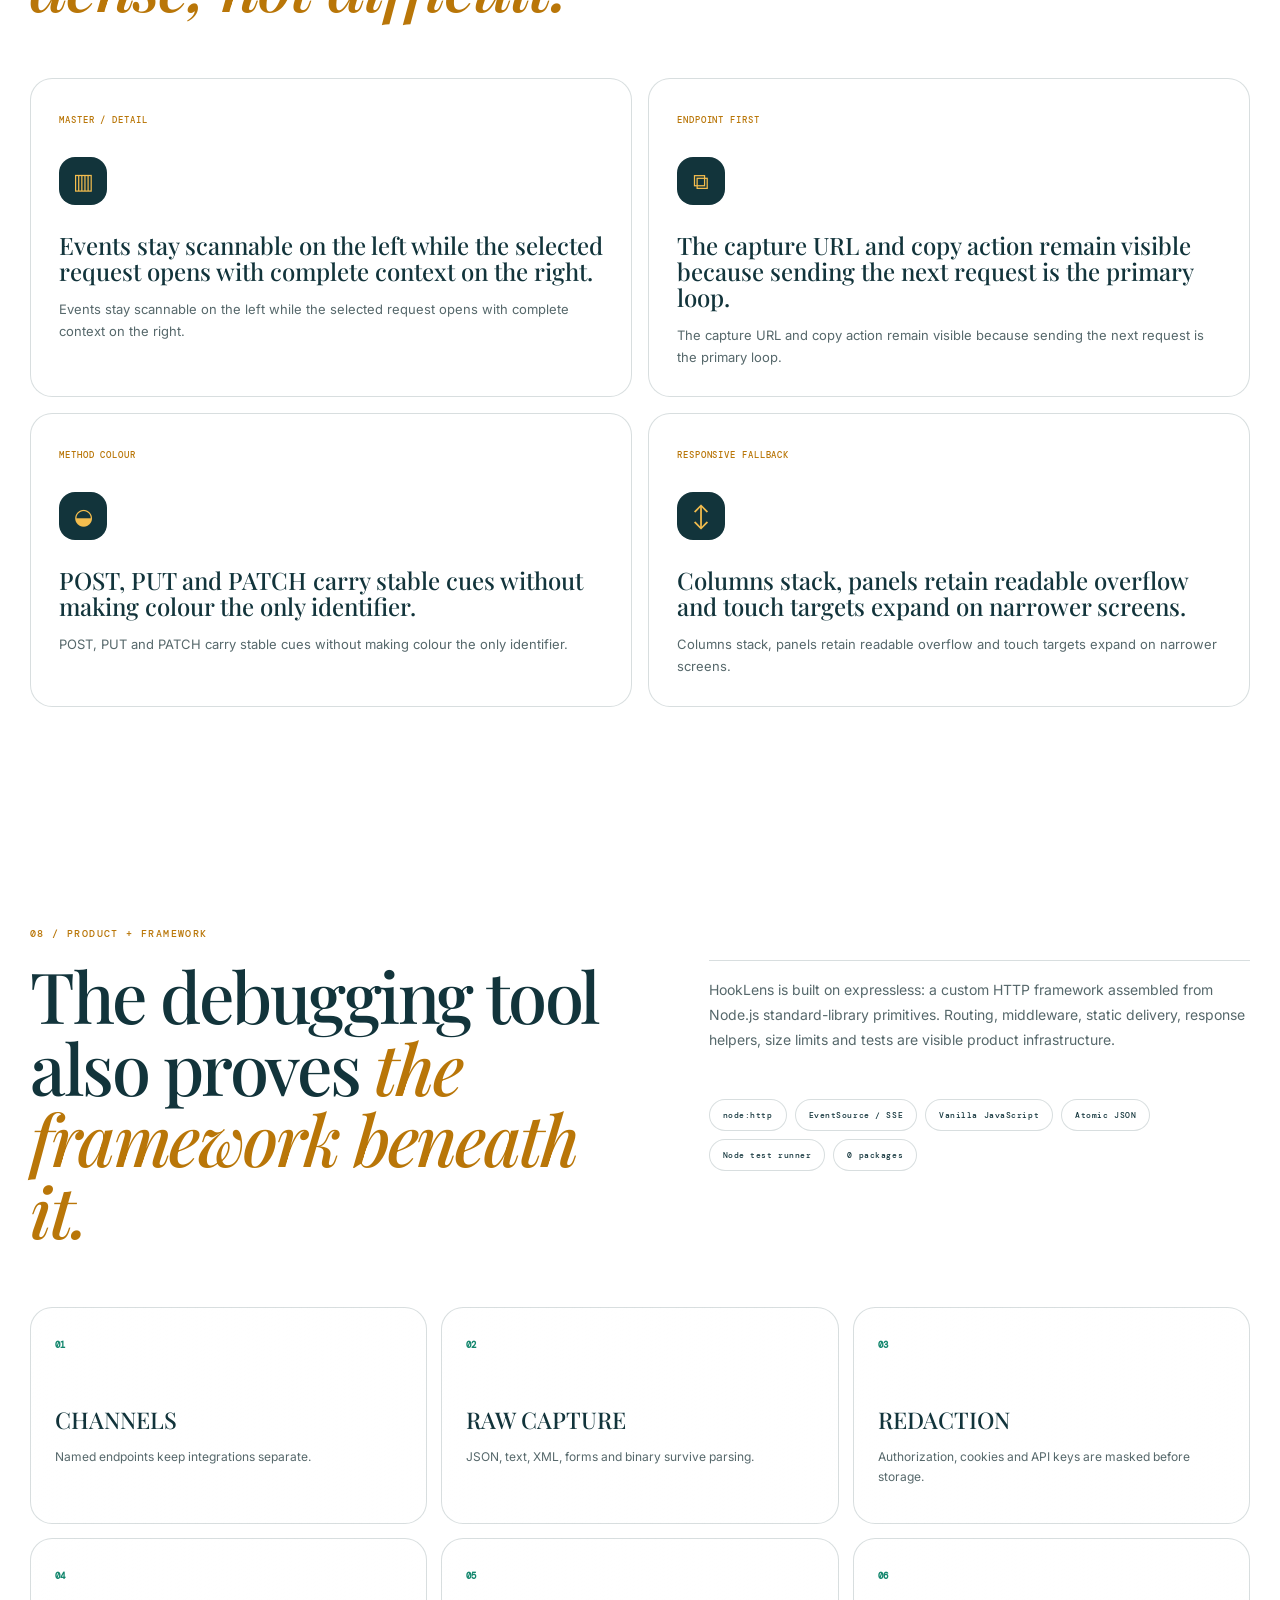
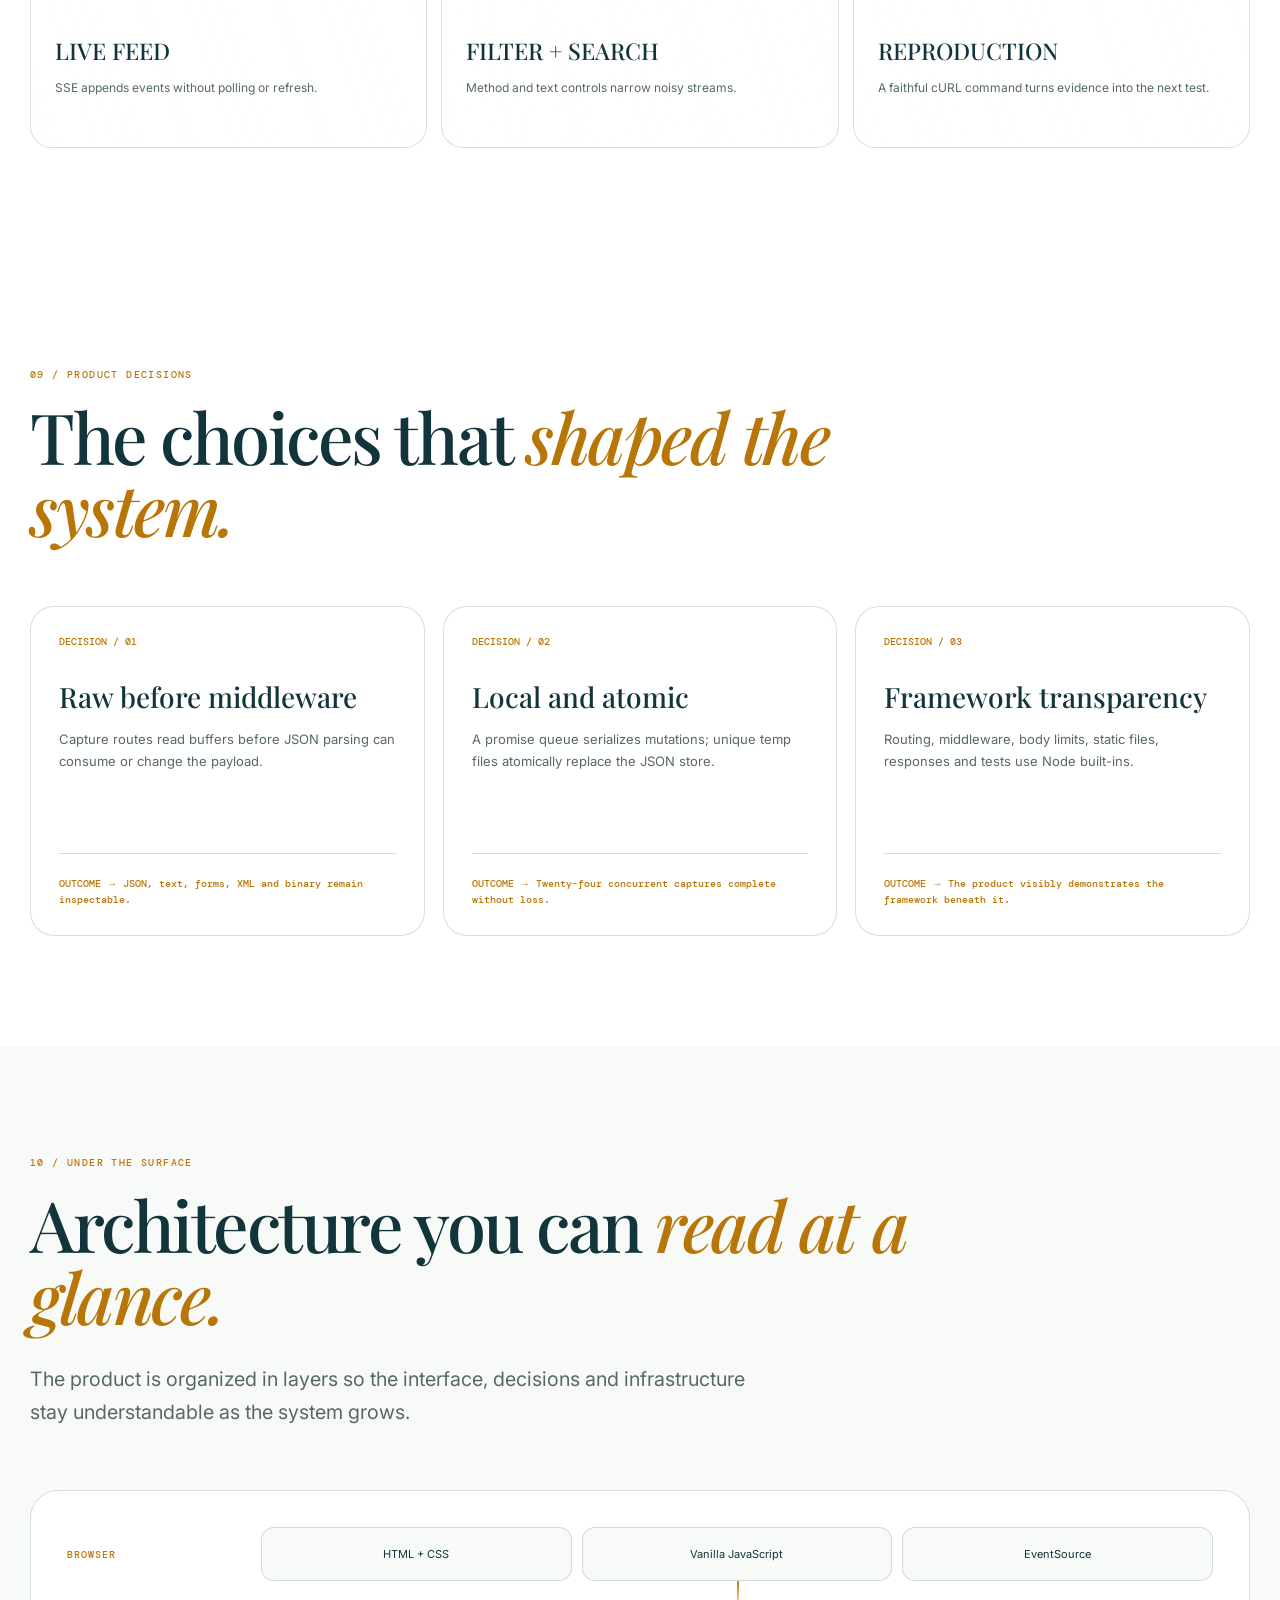
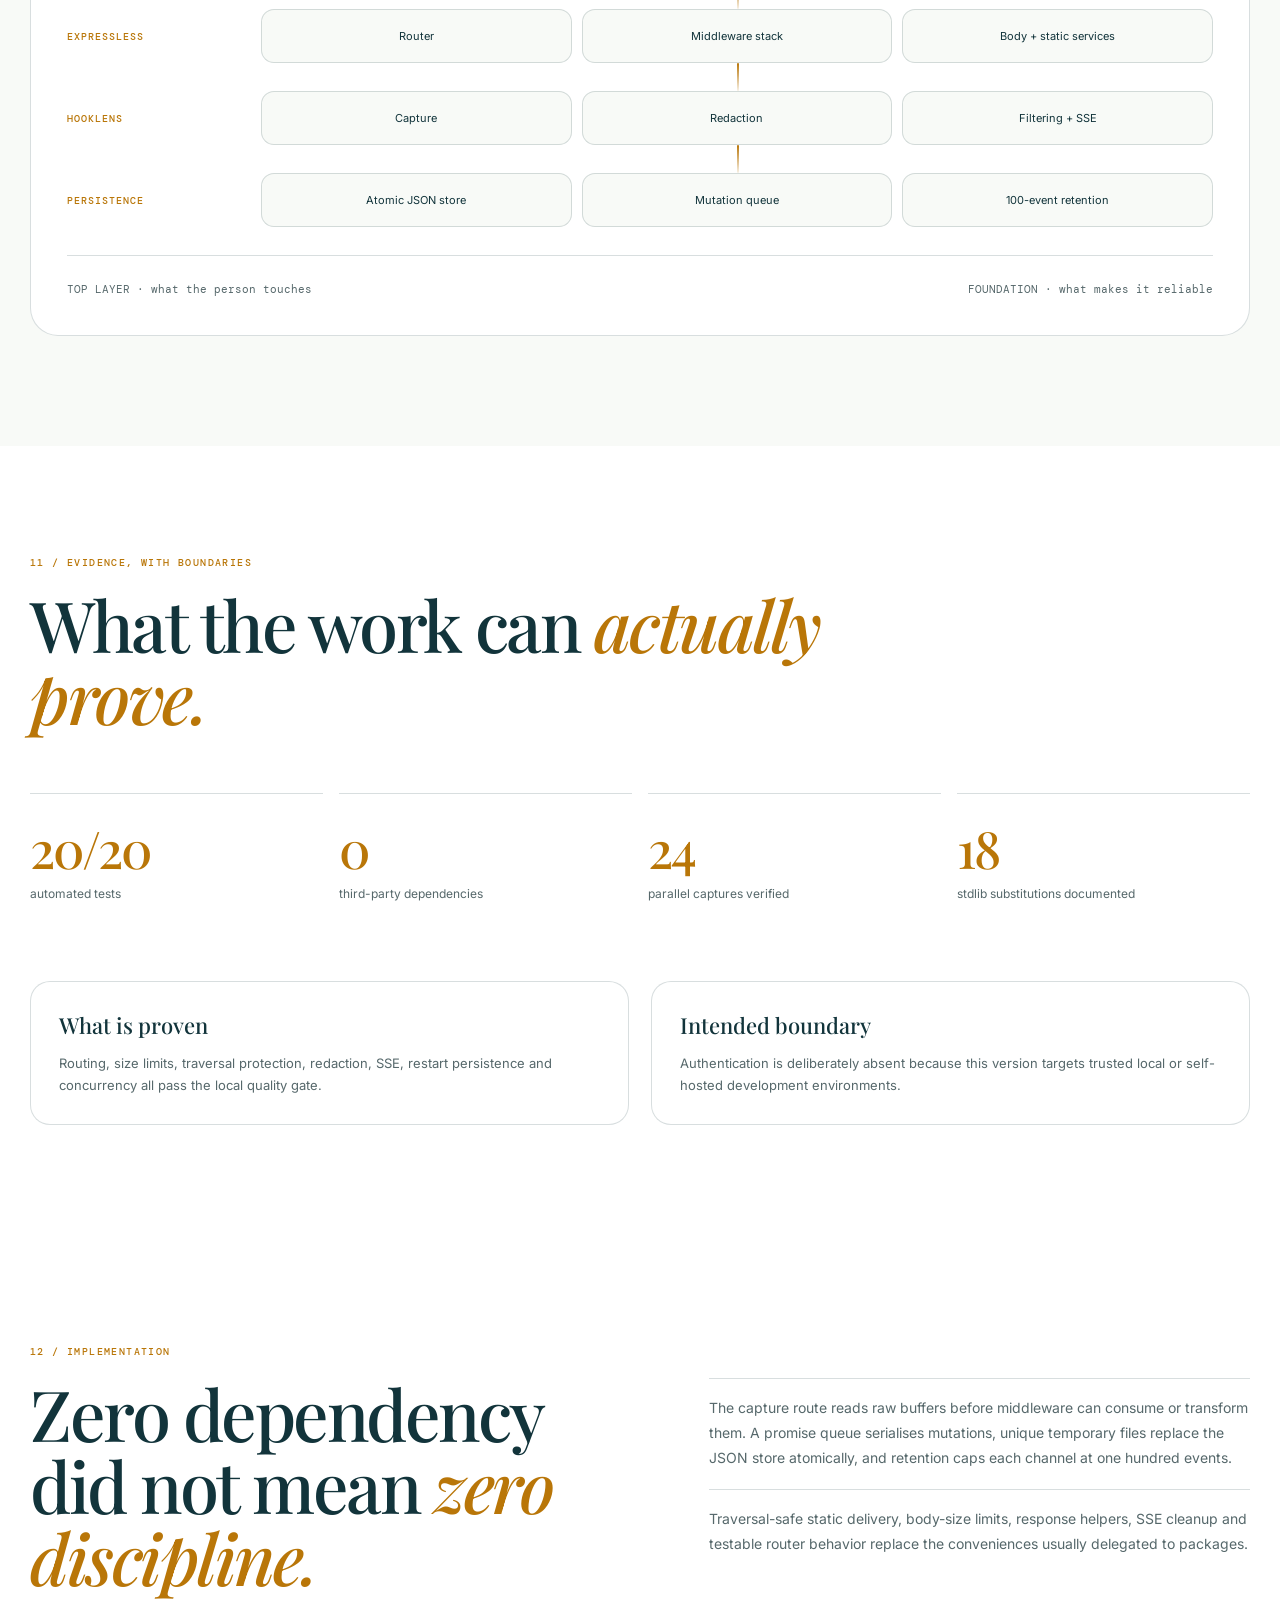
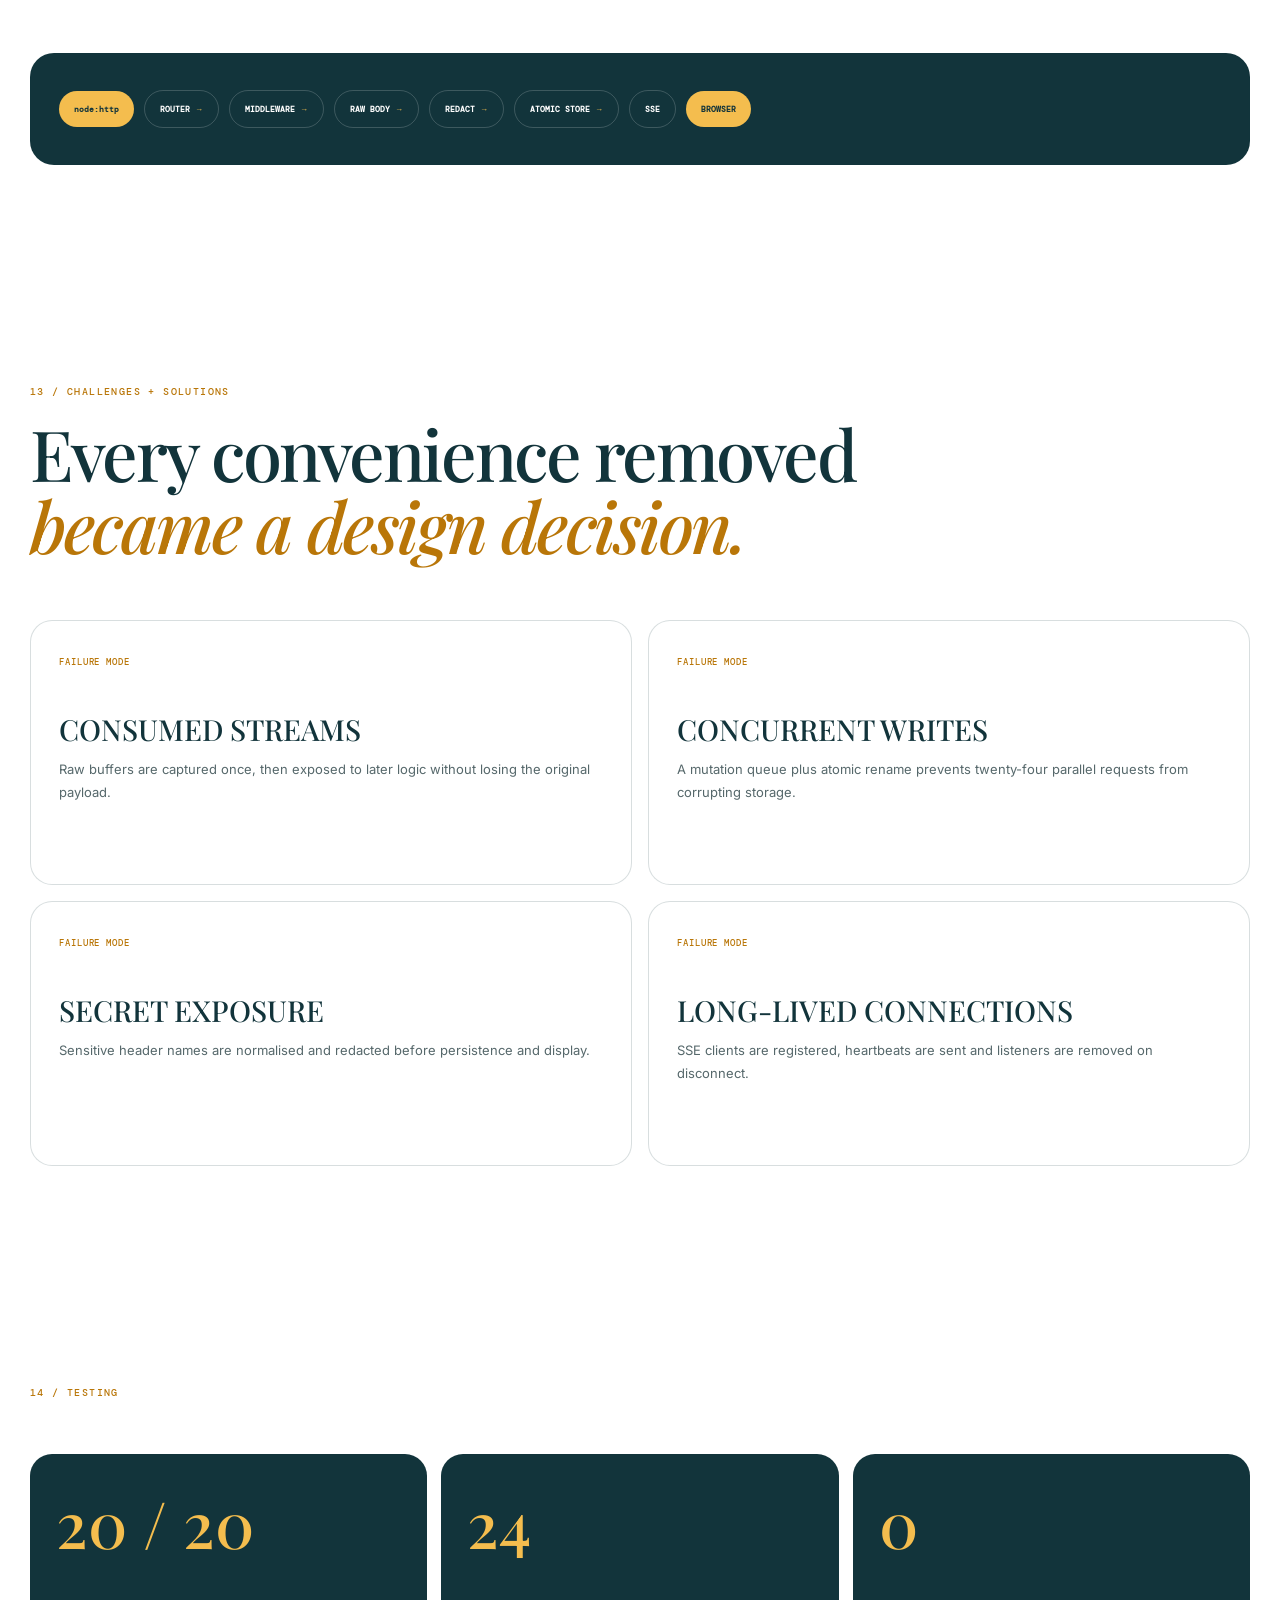
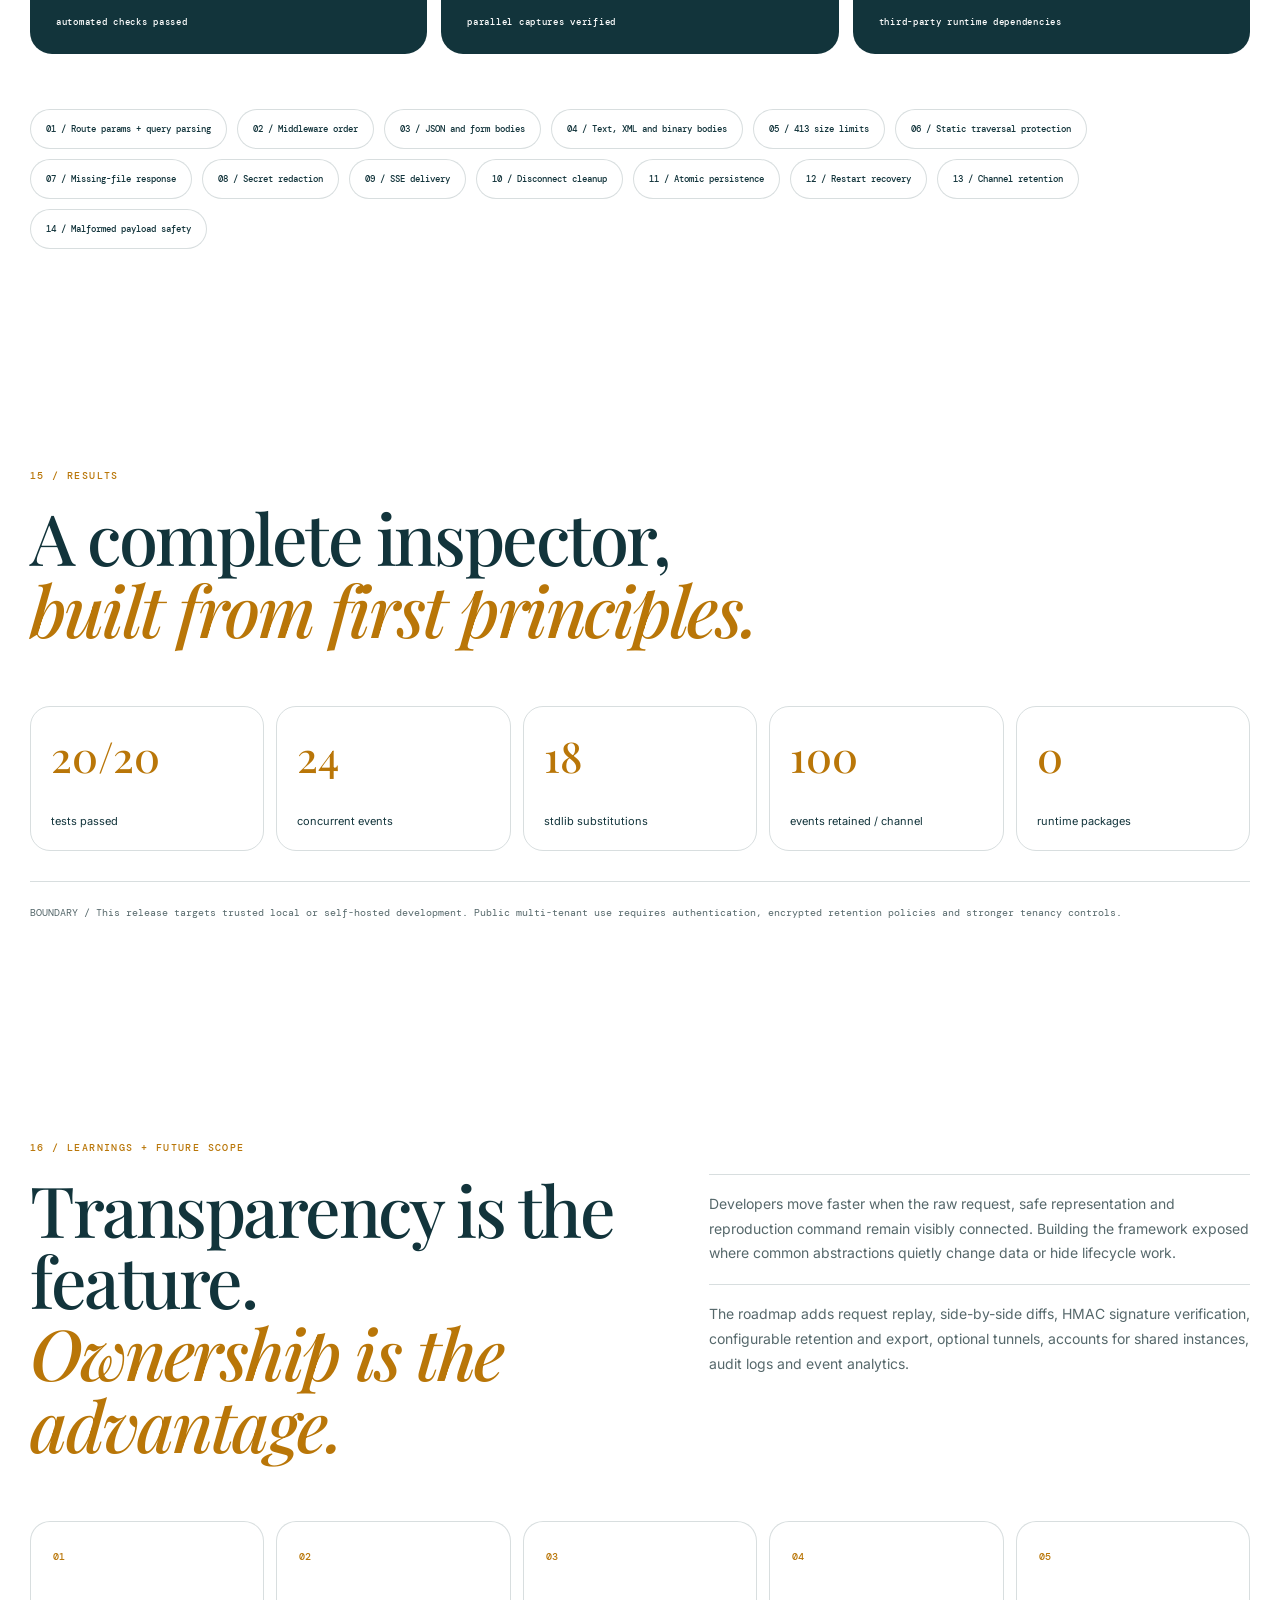
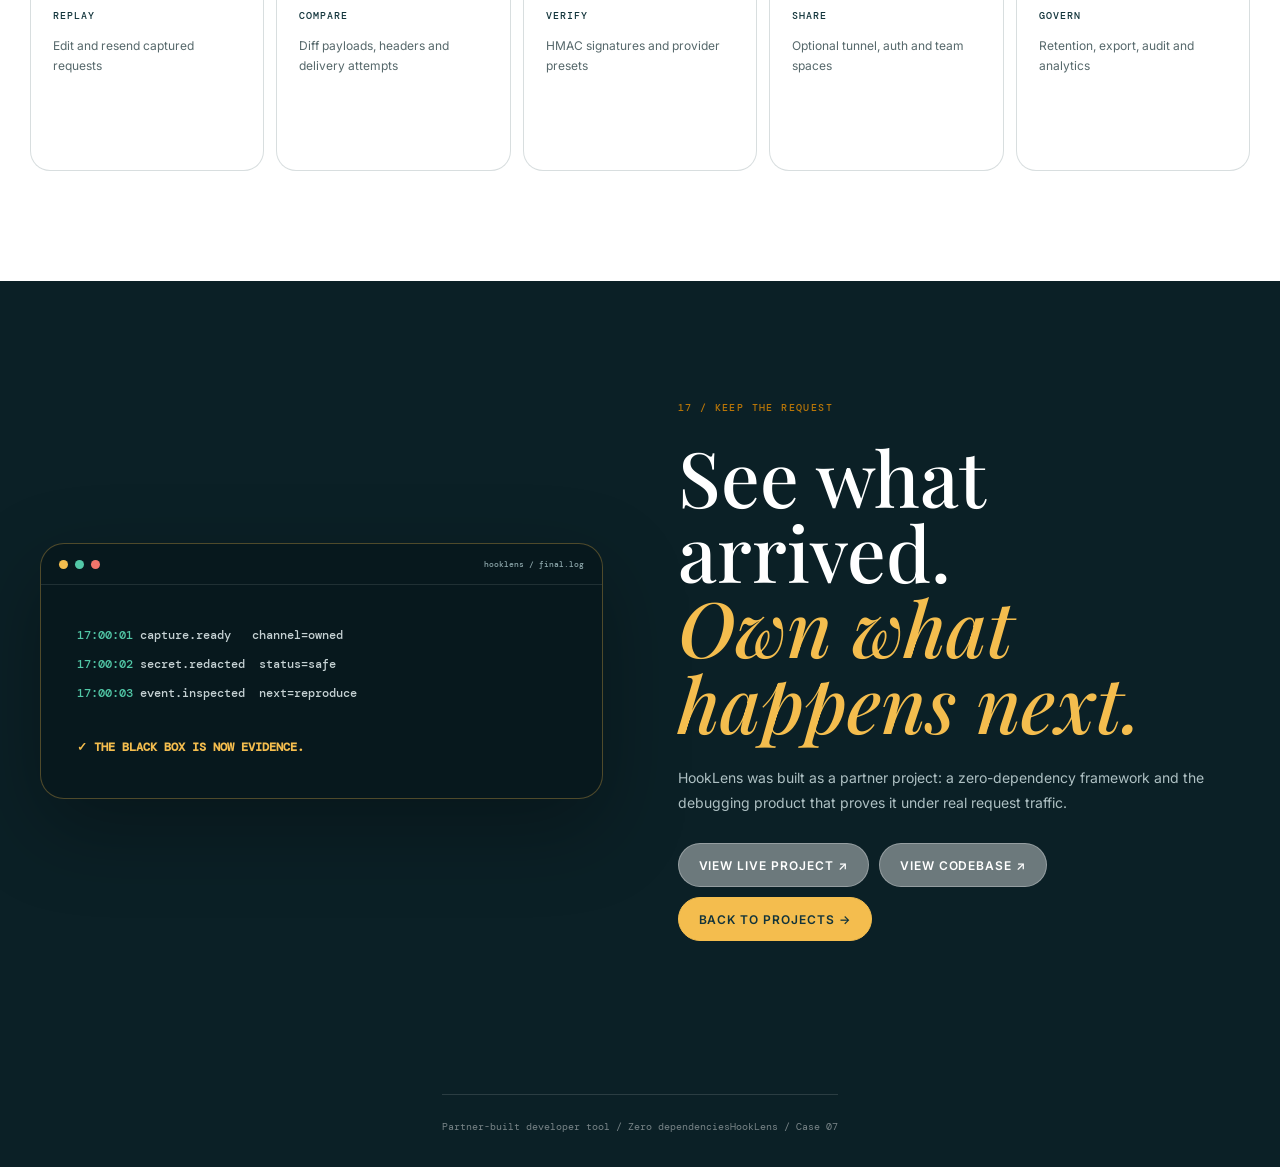
<file: case-studies/hooklens.html>
<!doctype html><html lang="en"><head><meta charset="utf-8"><meta name="viewport" content="width=device-width,initial-scale=1"><meta name="description" content="HookLens case study by Ayushi"><link rel="stylesheet" href="case-study.css"></head><body data-project="hooklens"><main id="app"></main><script src="case-study.js"></script></body></html>
</file>
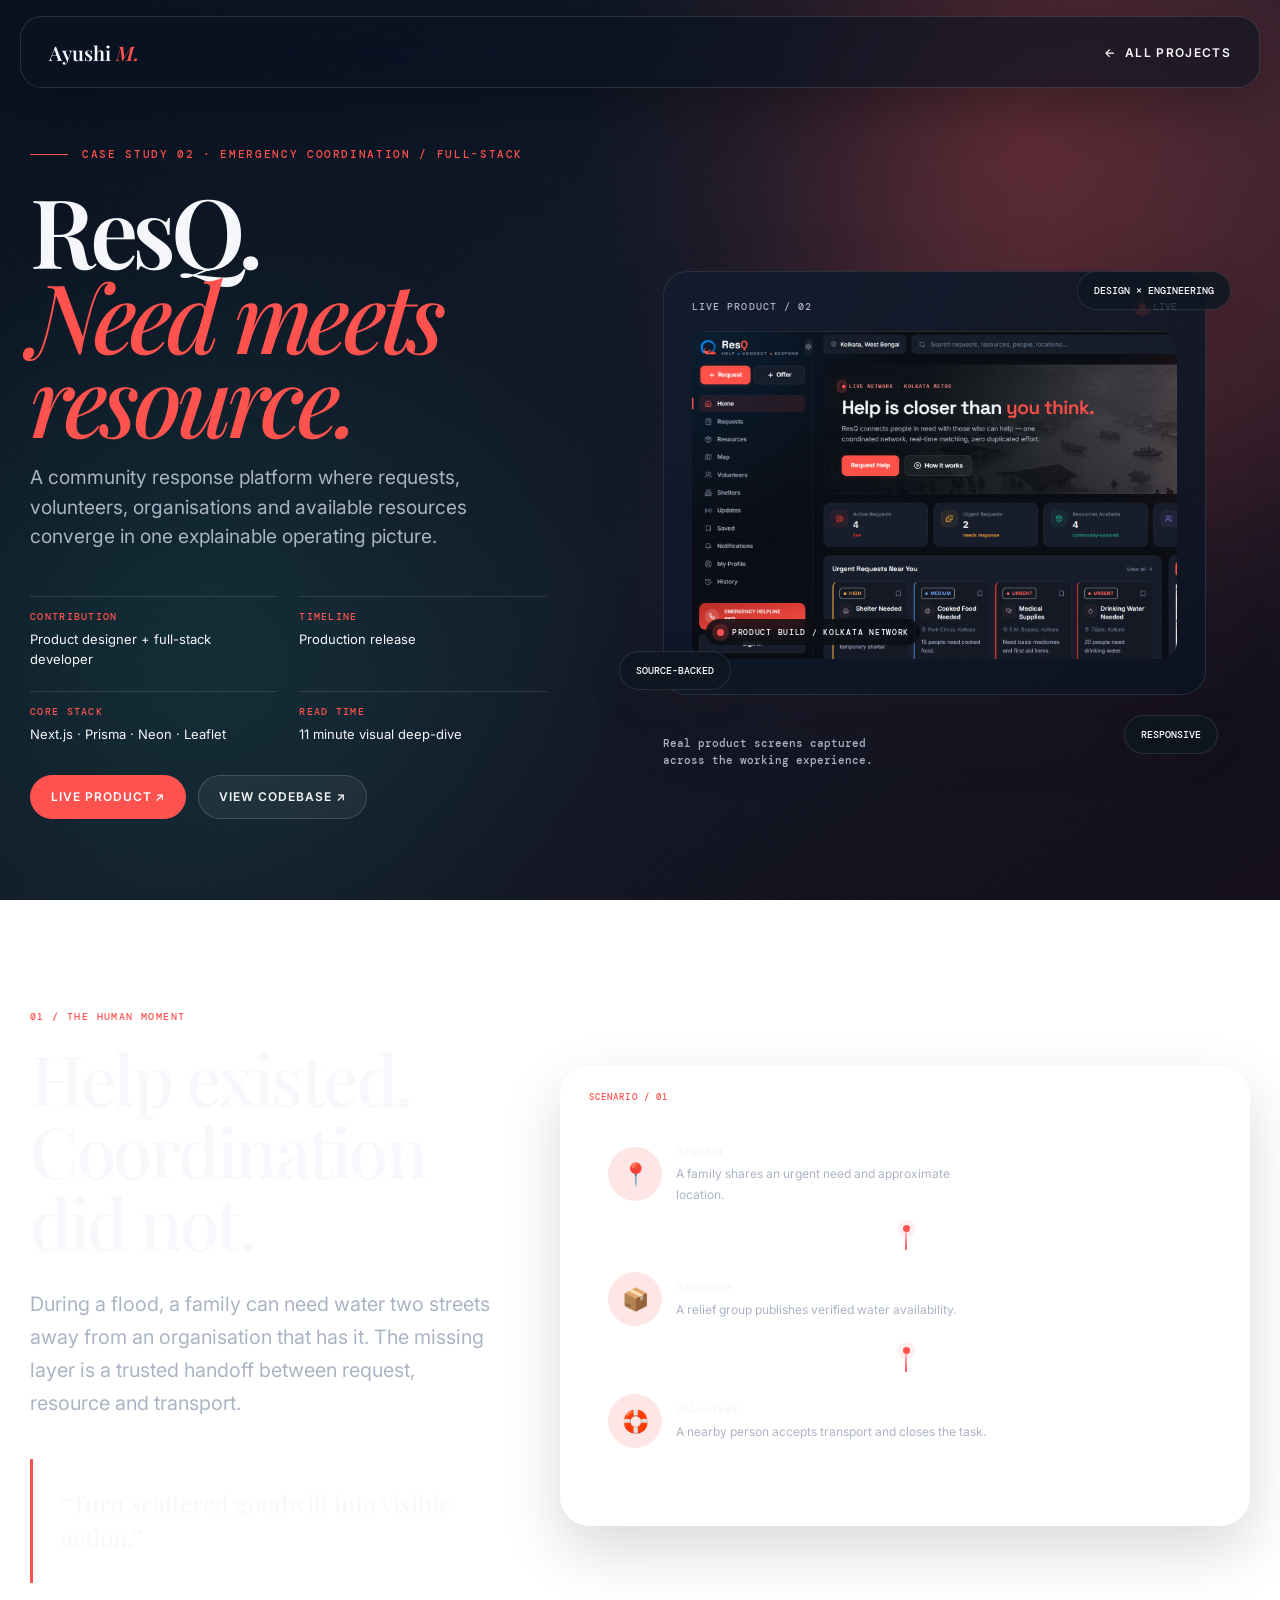
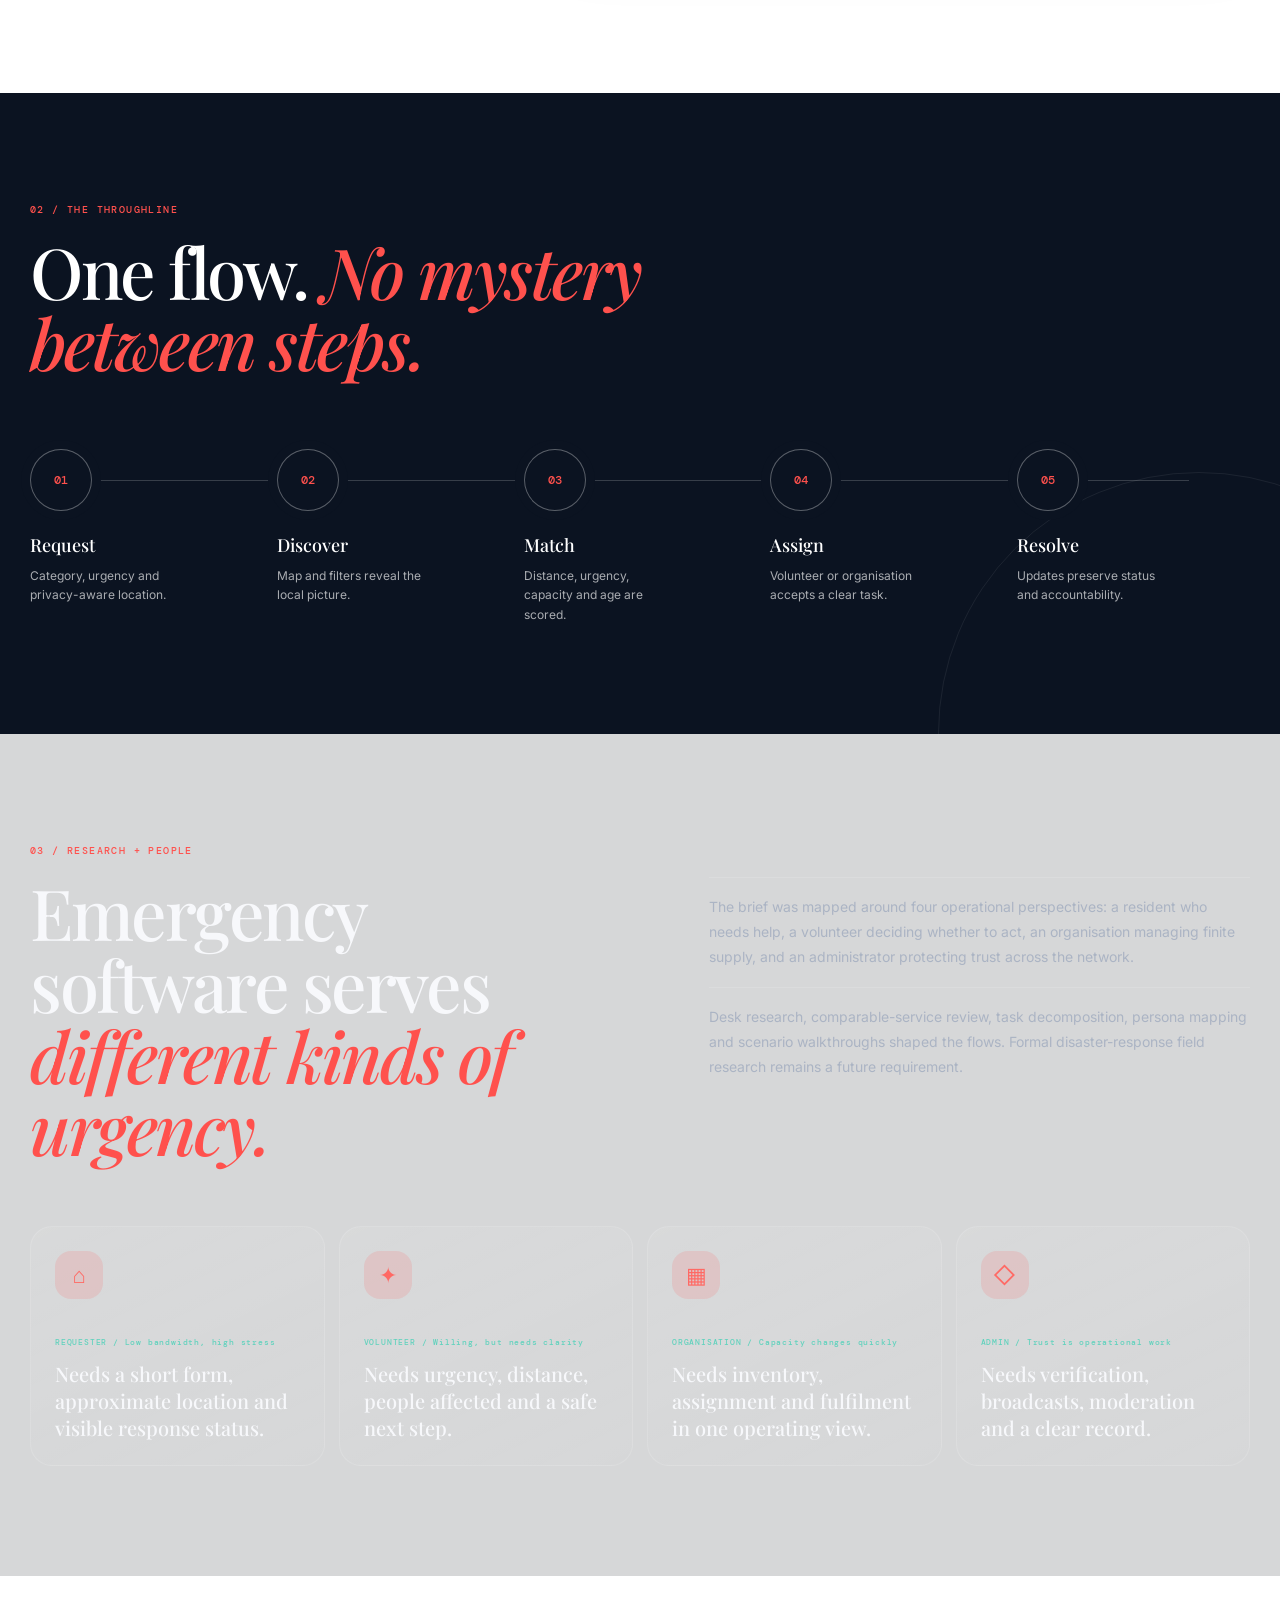
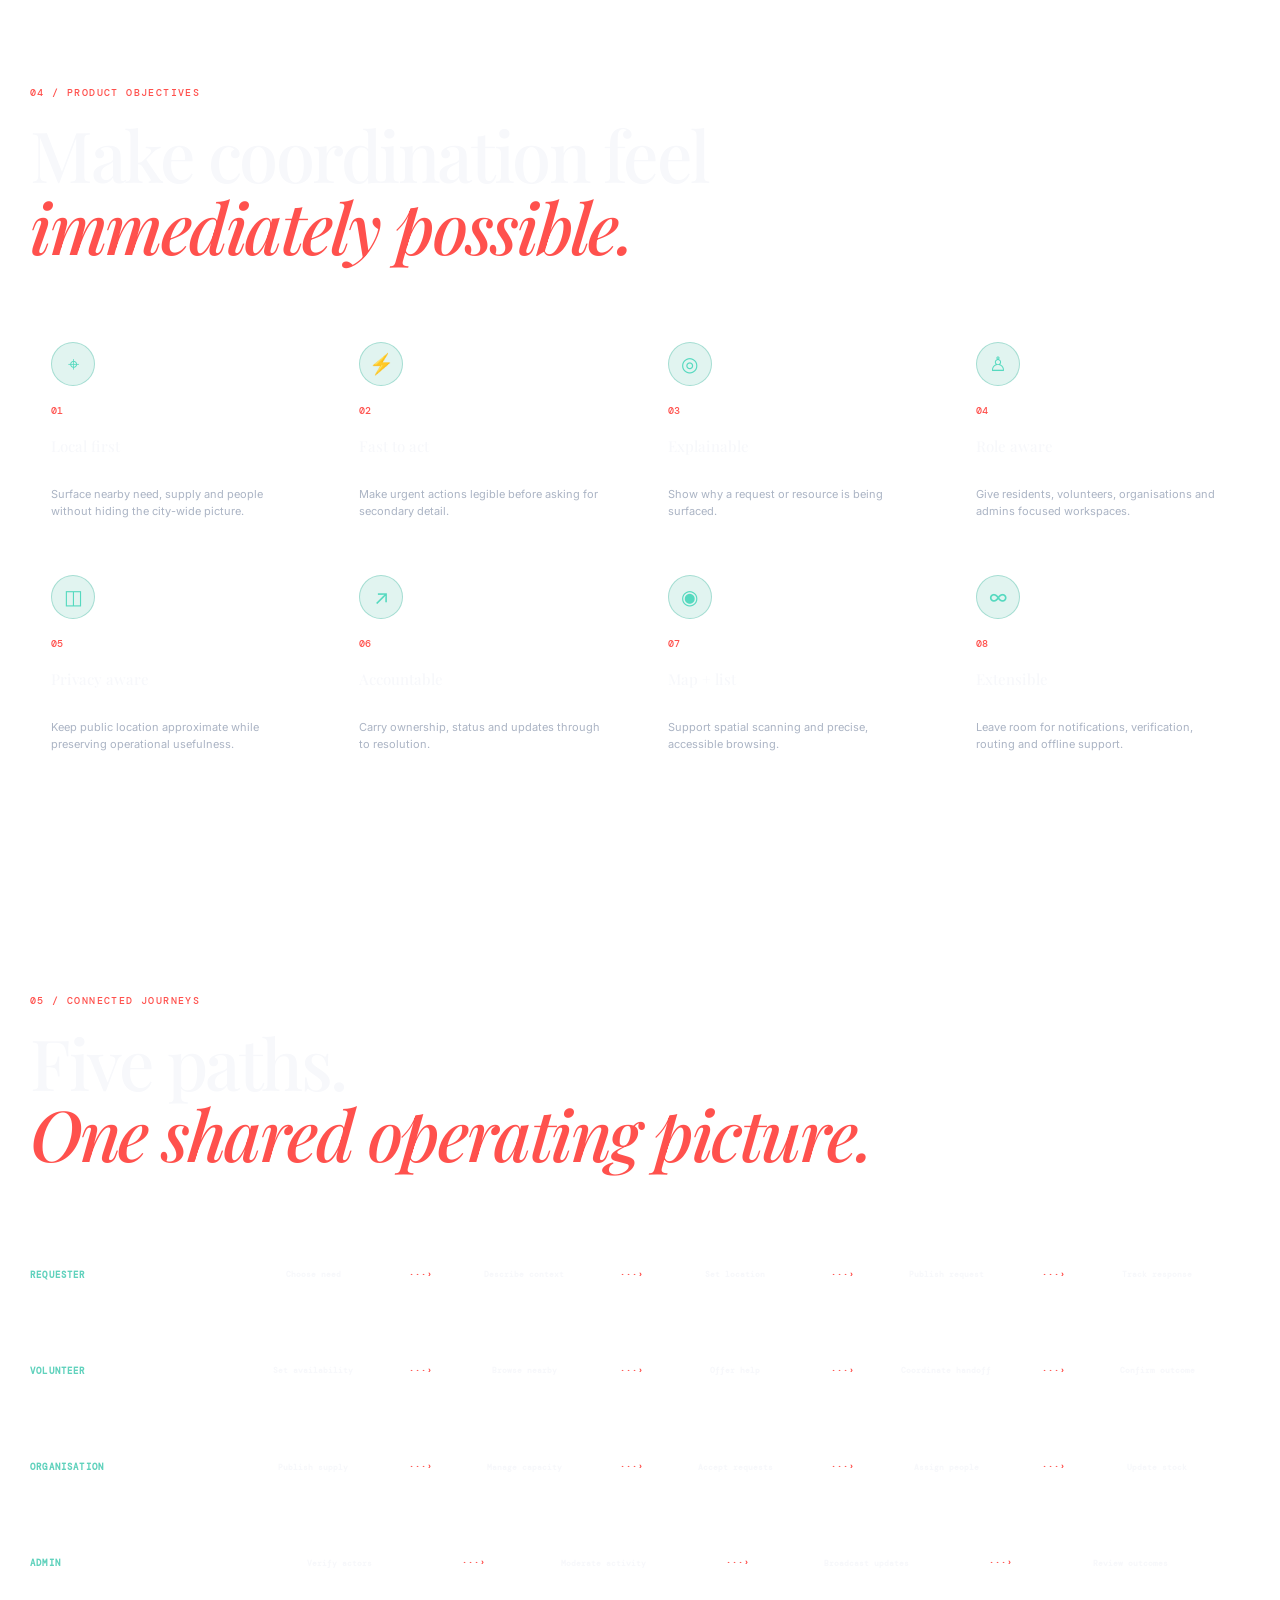
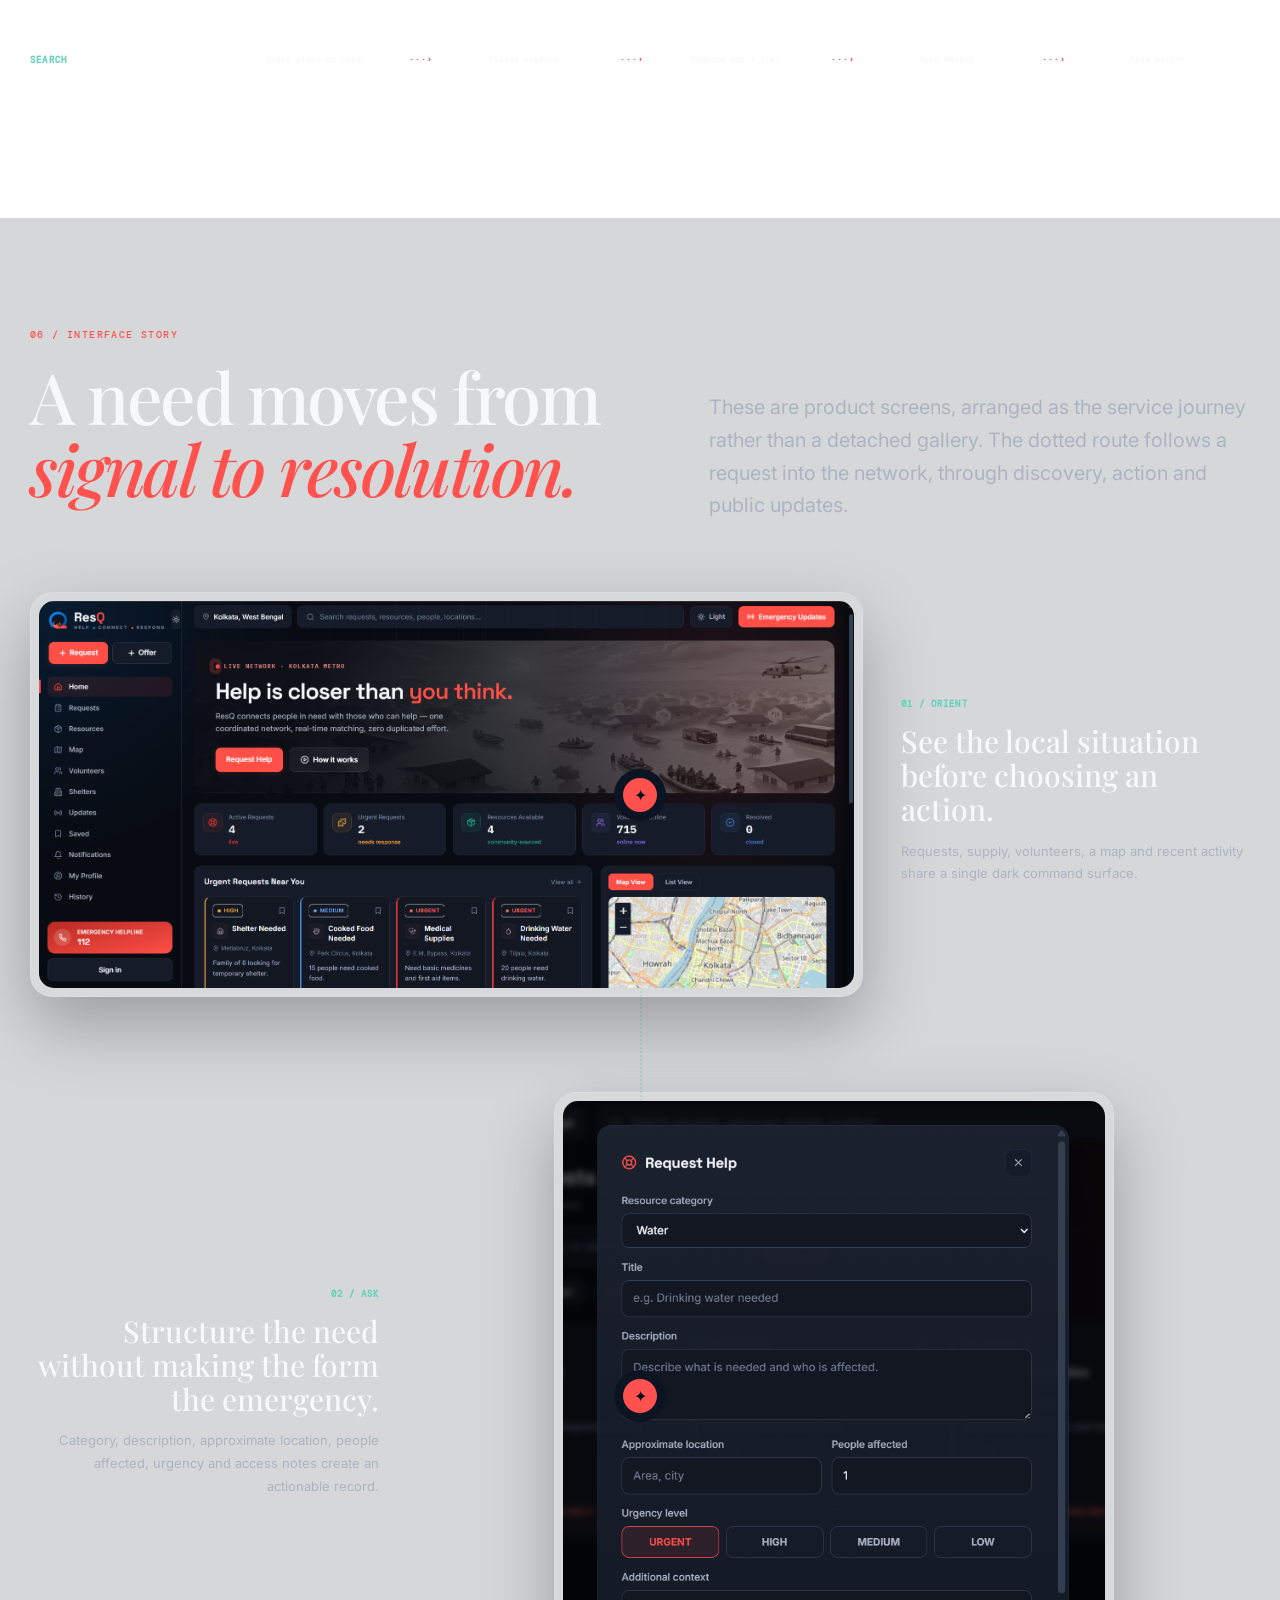
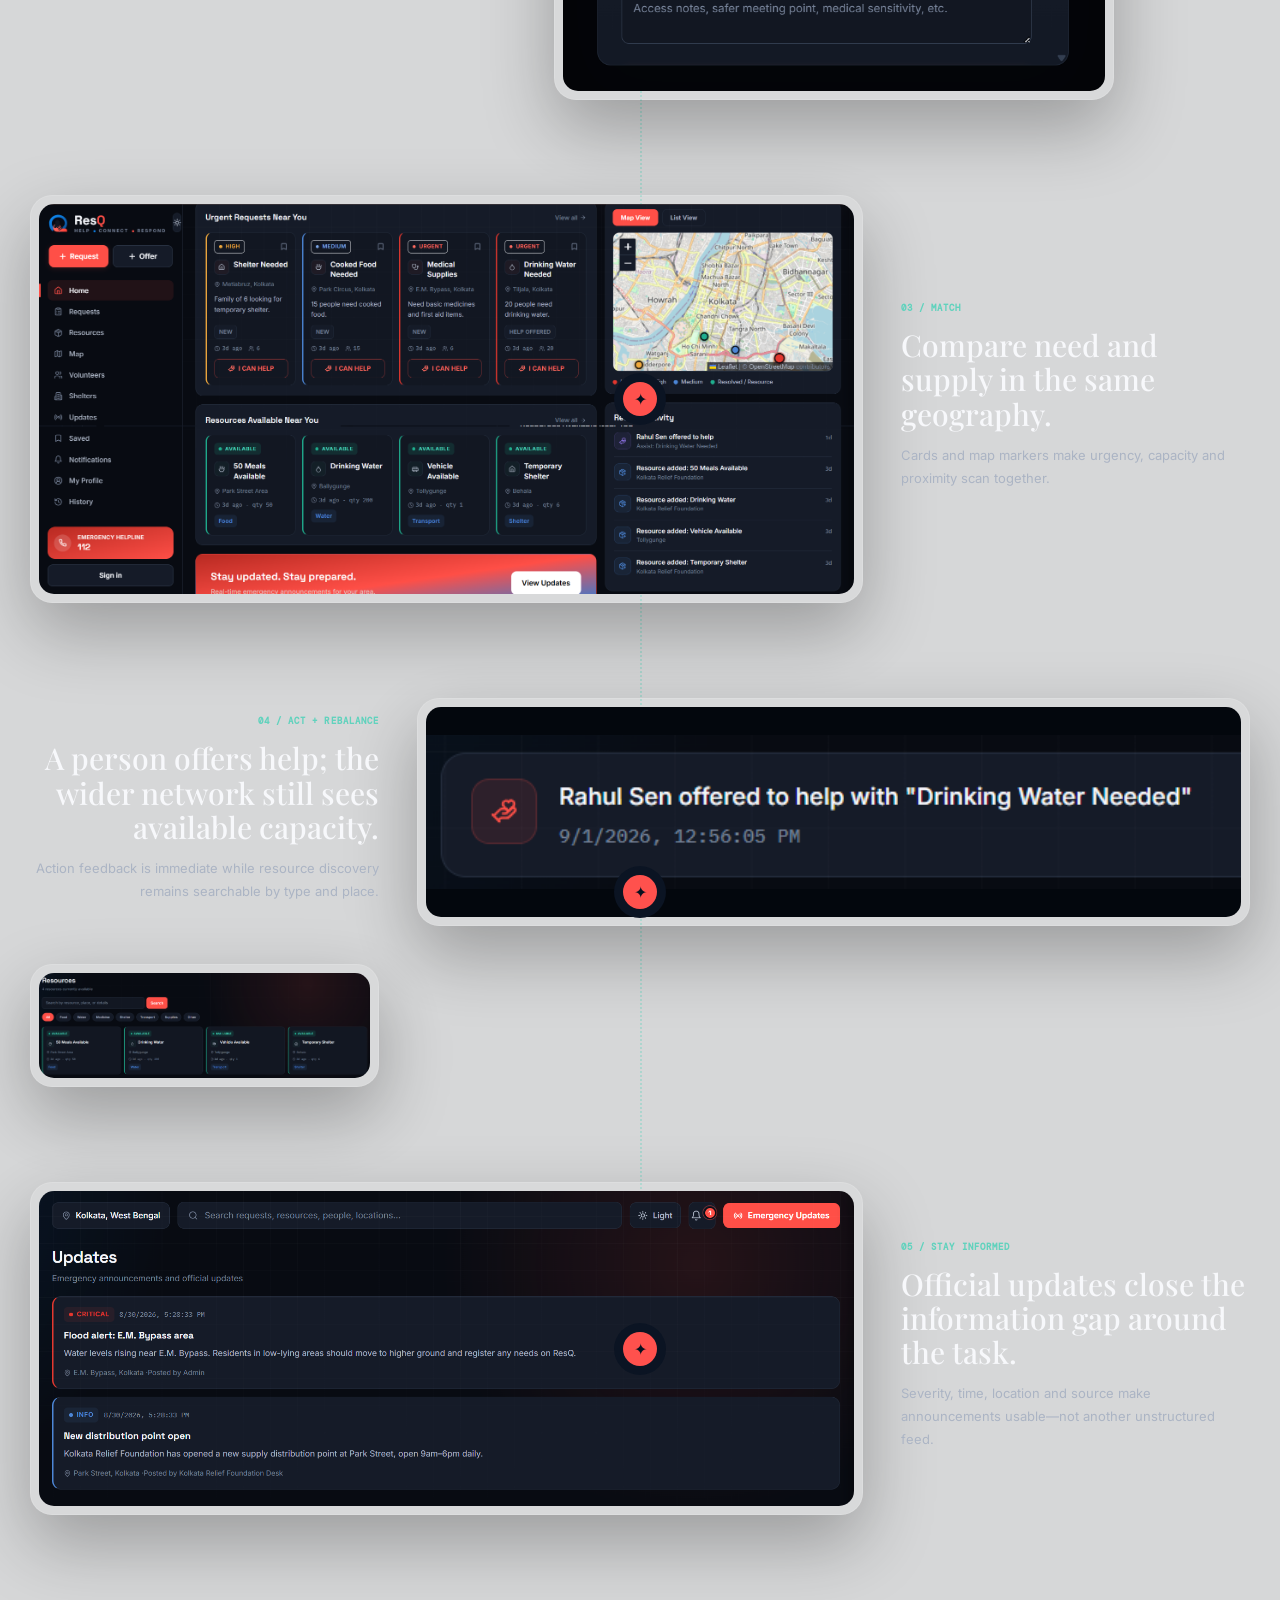
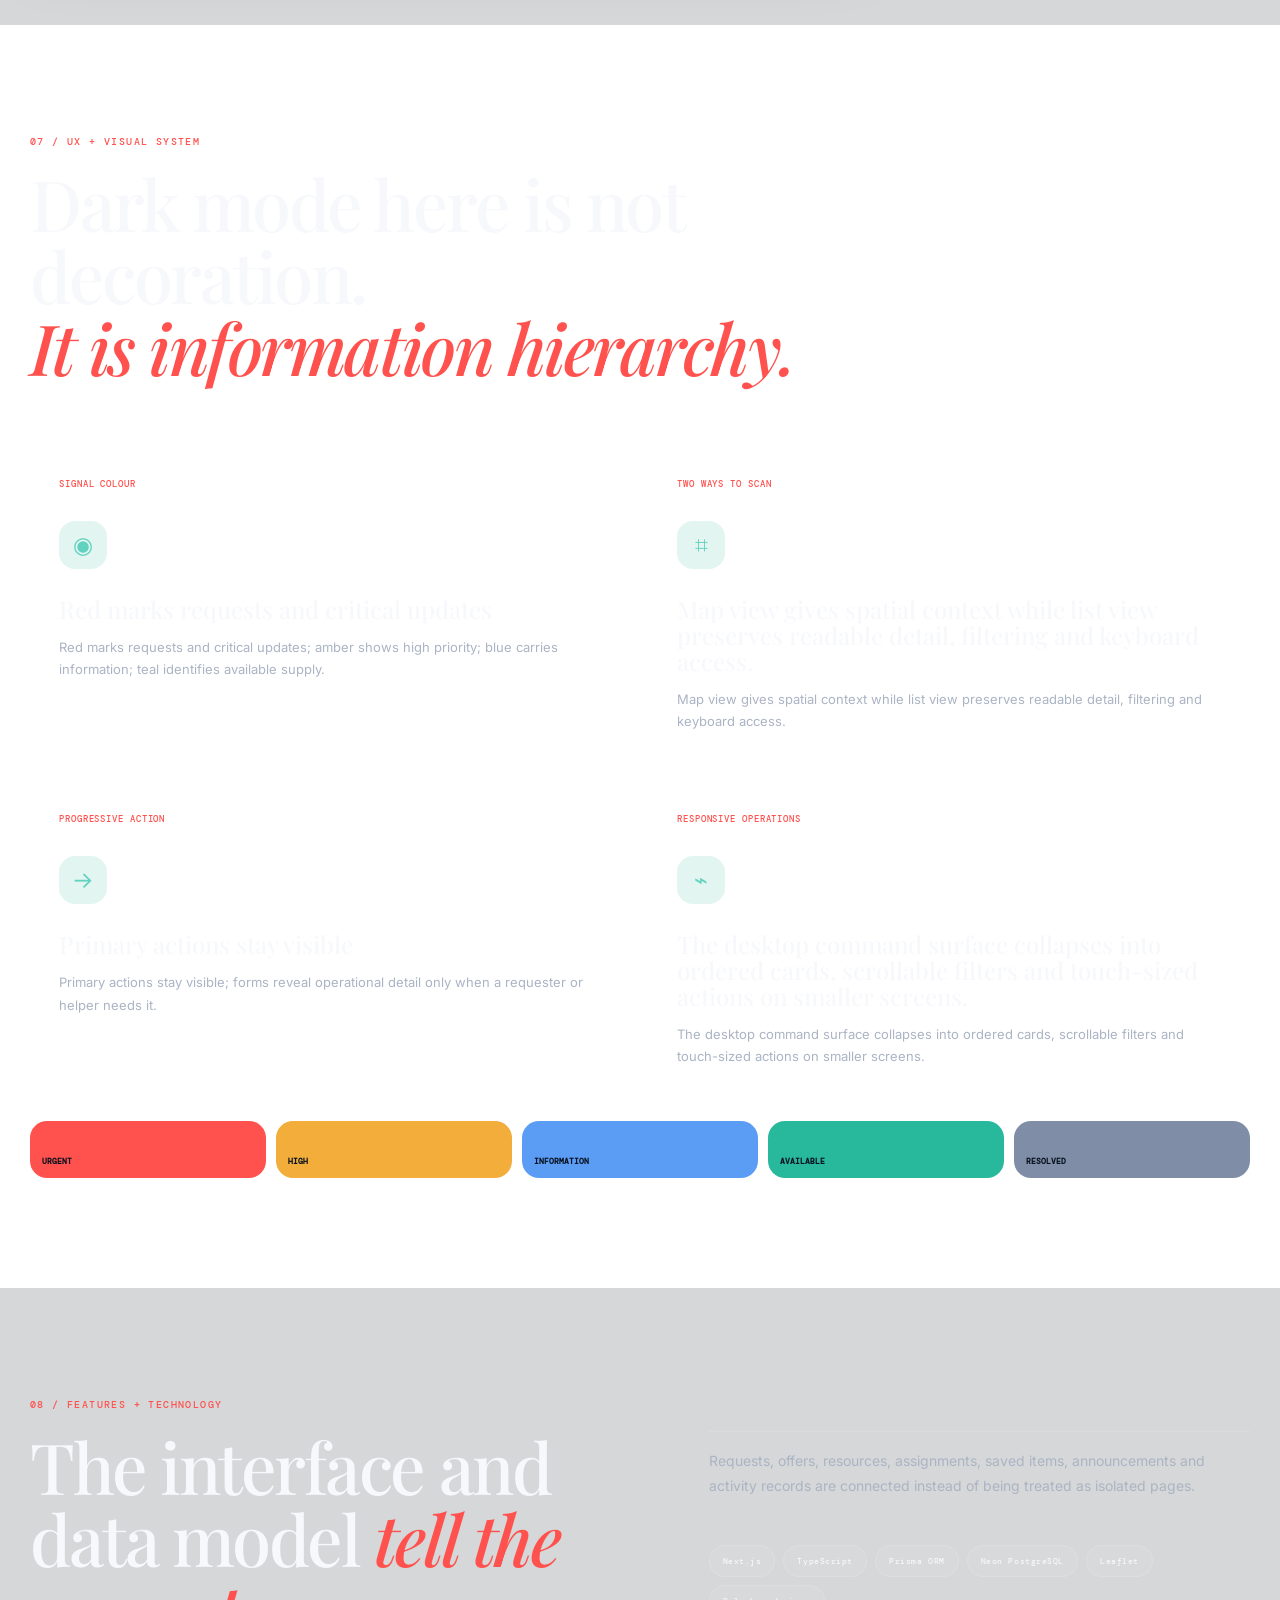
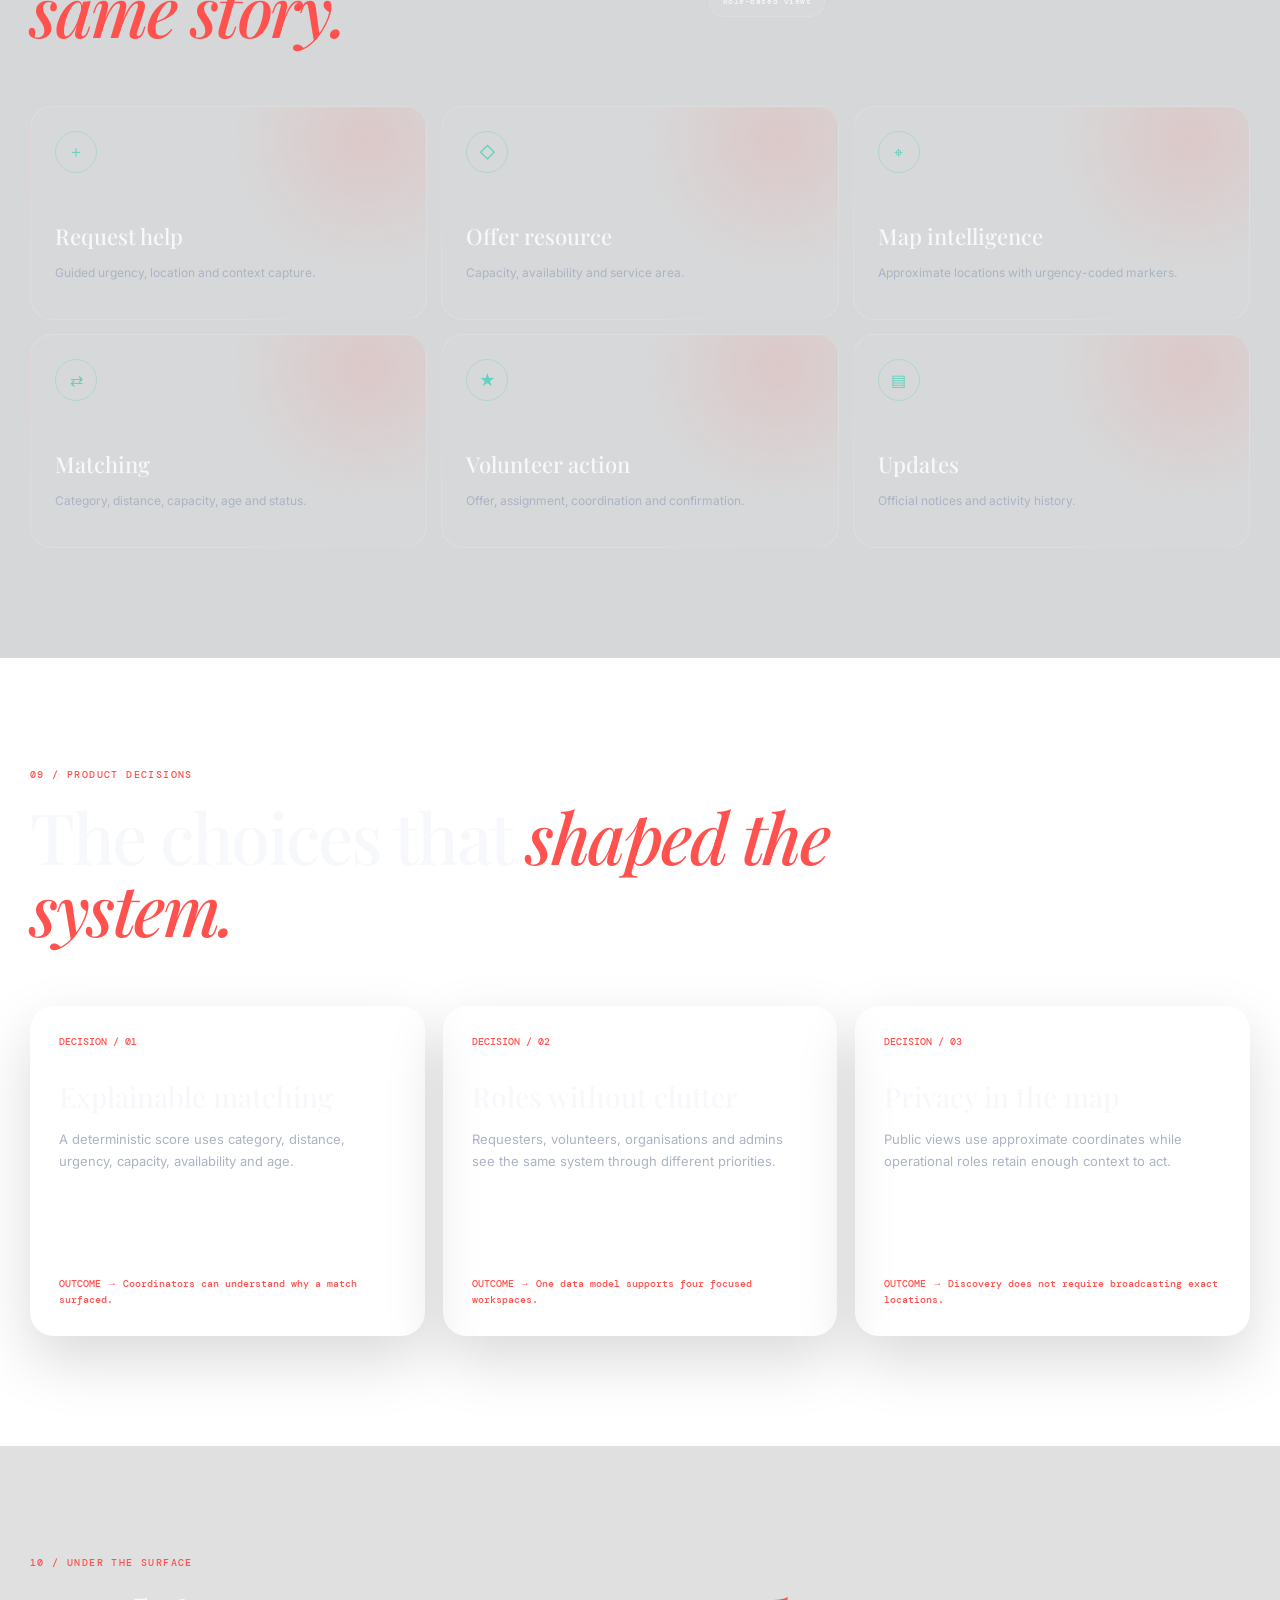
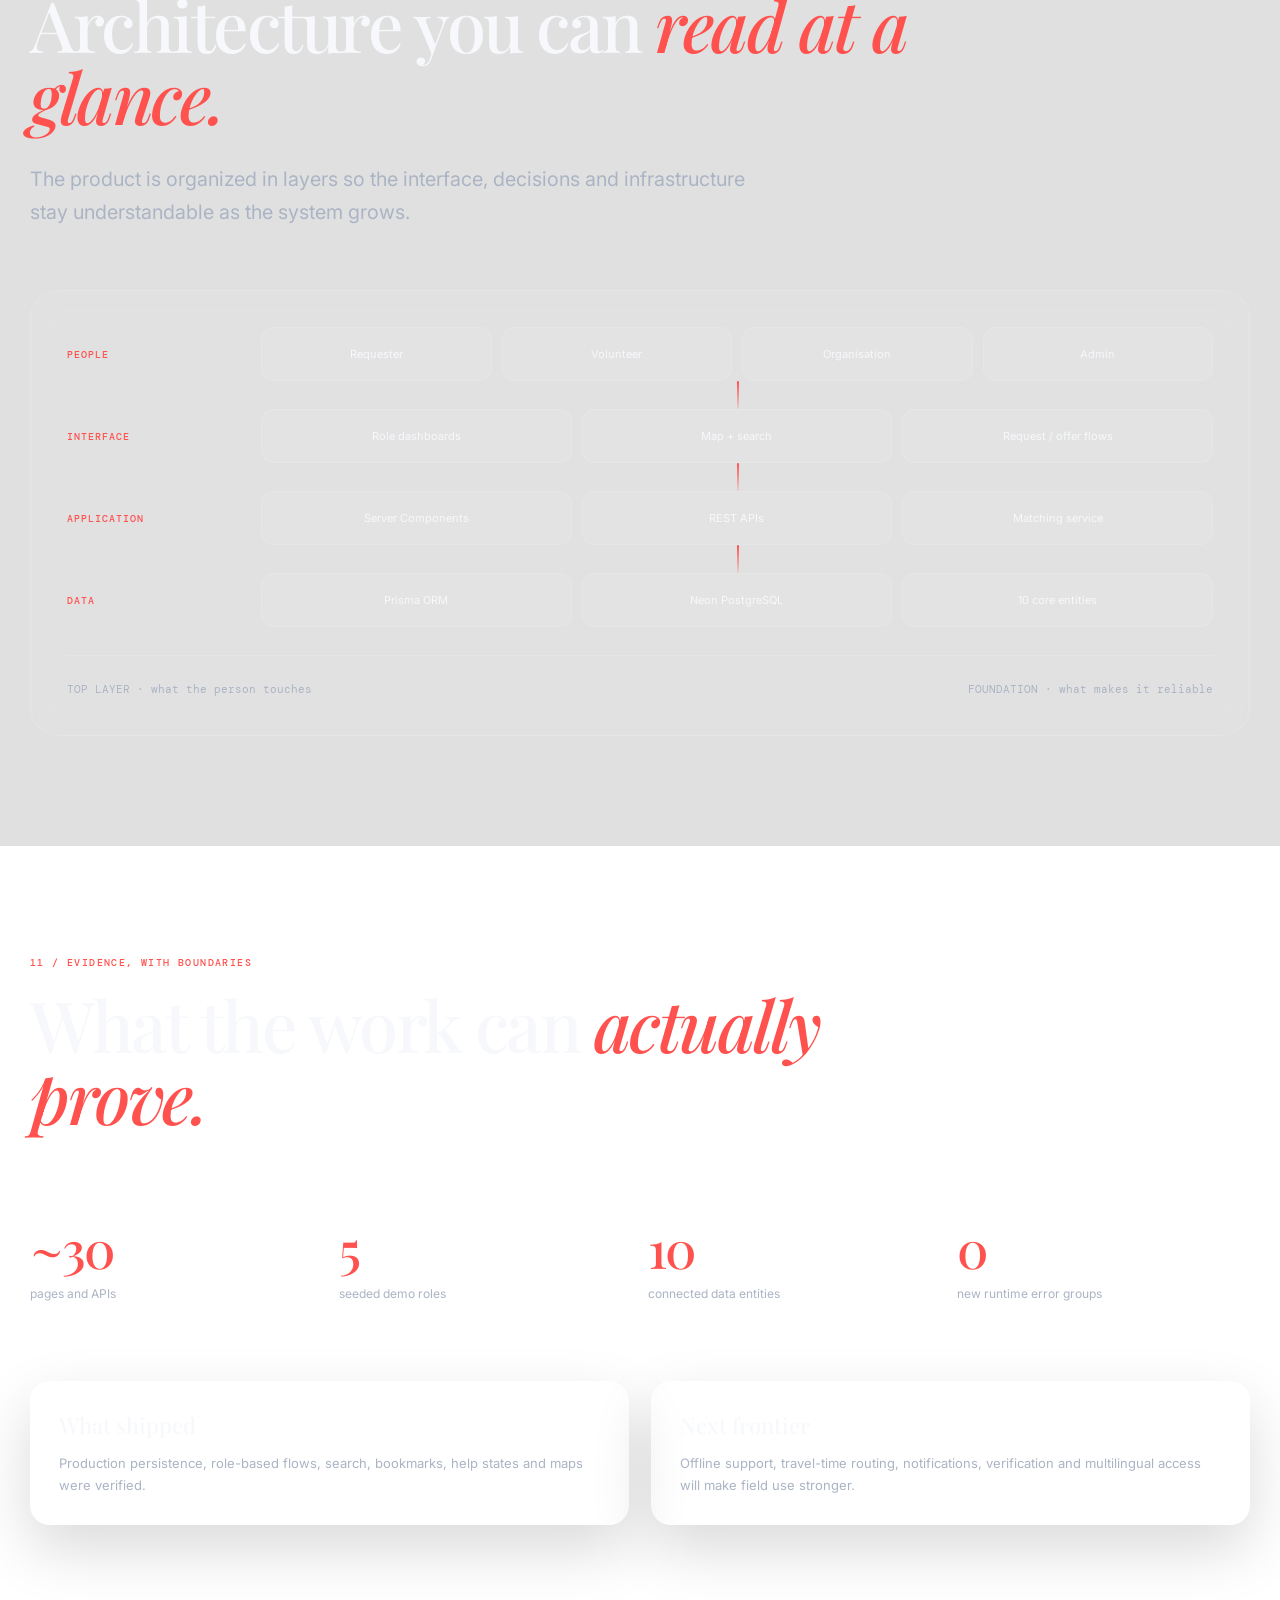
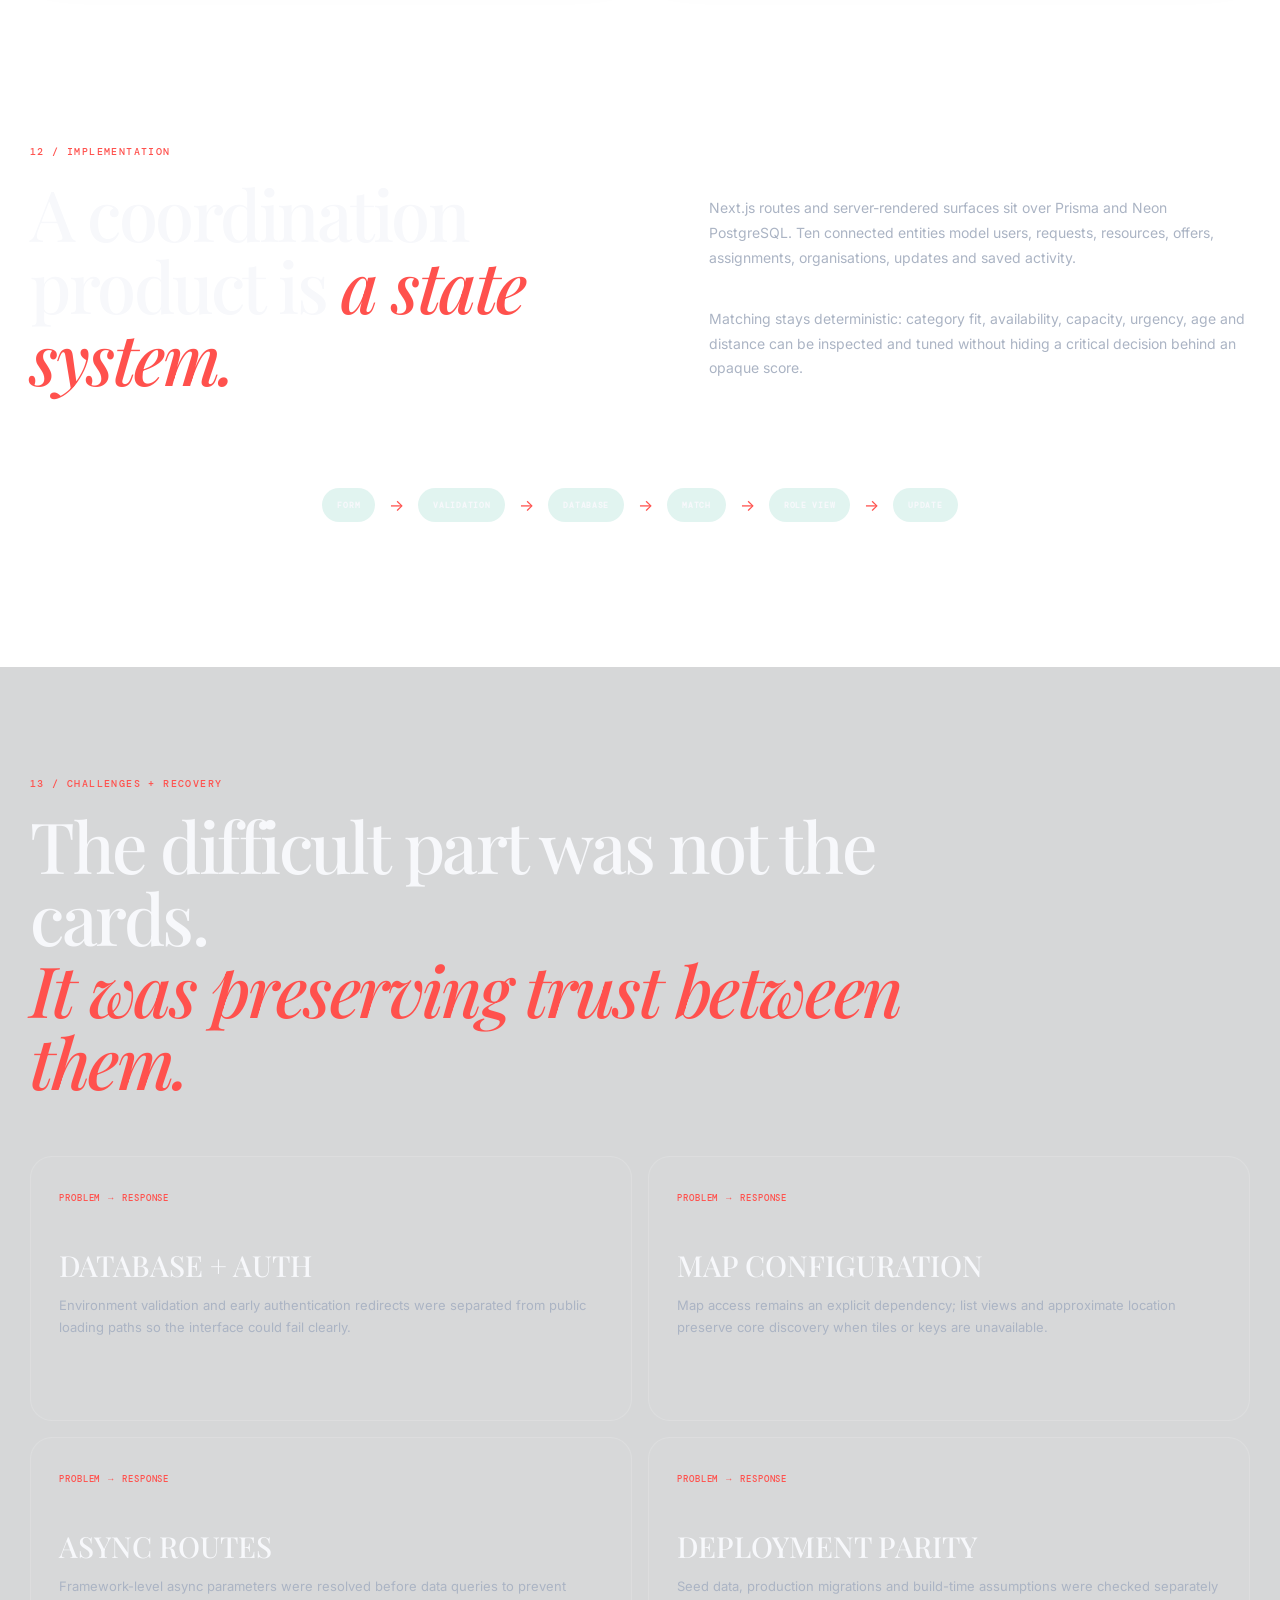
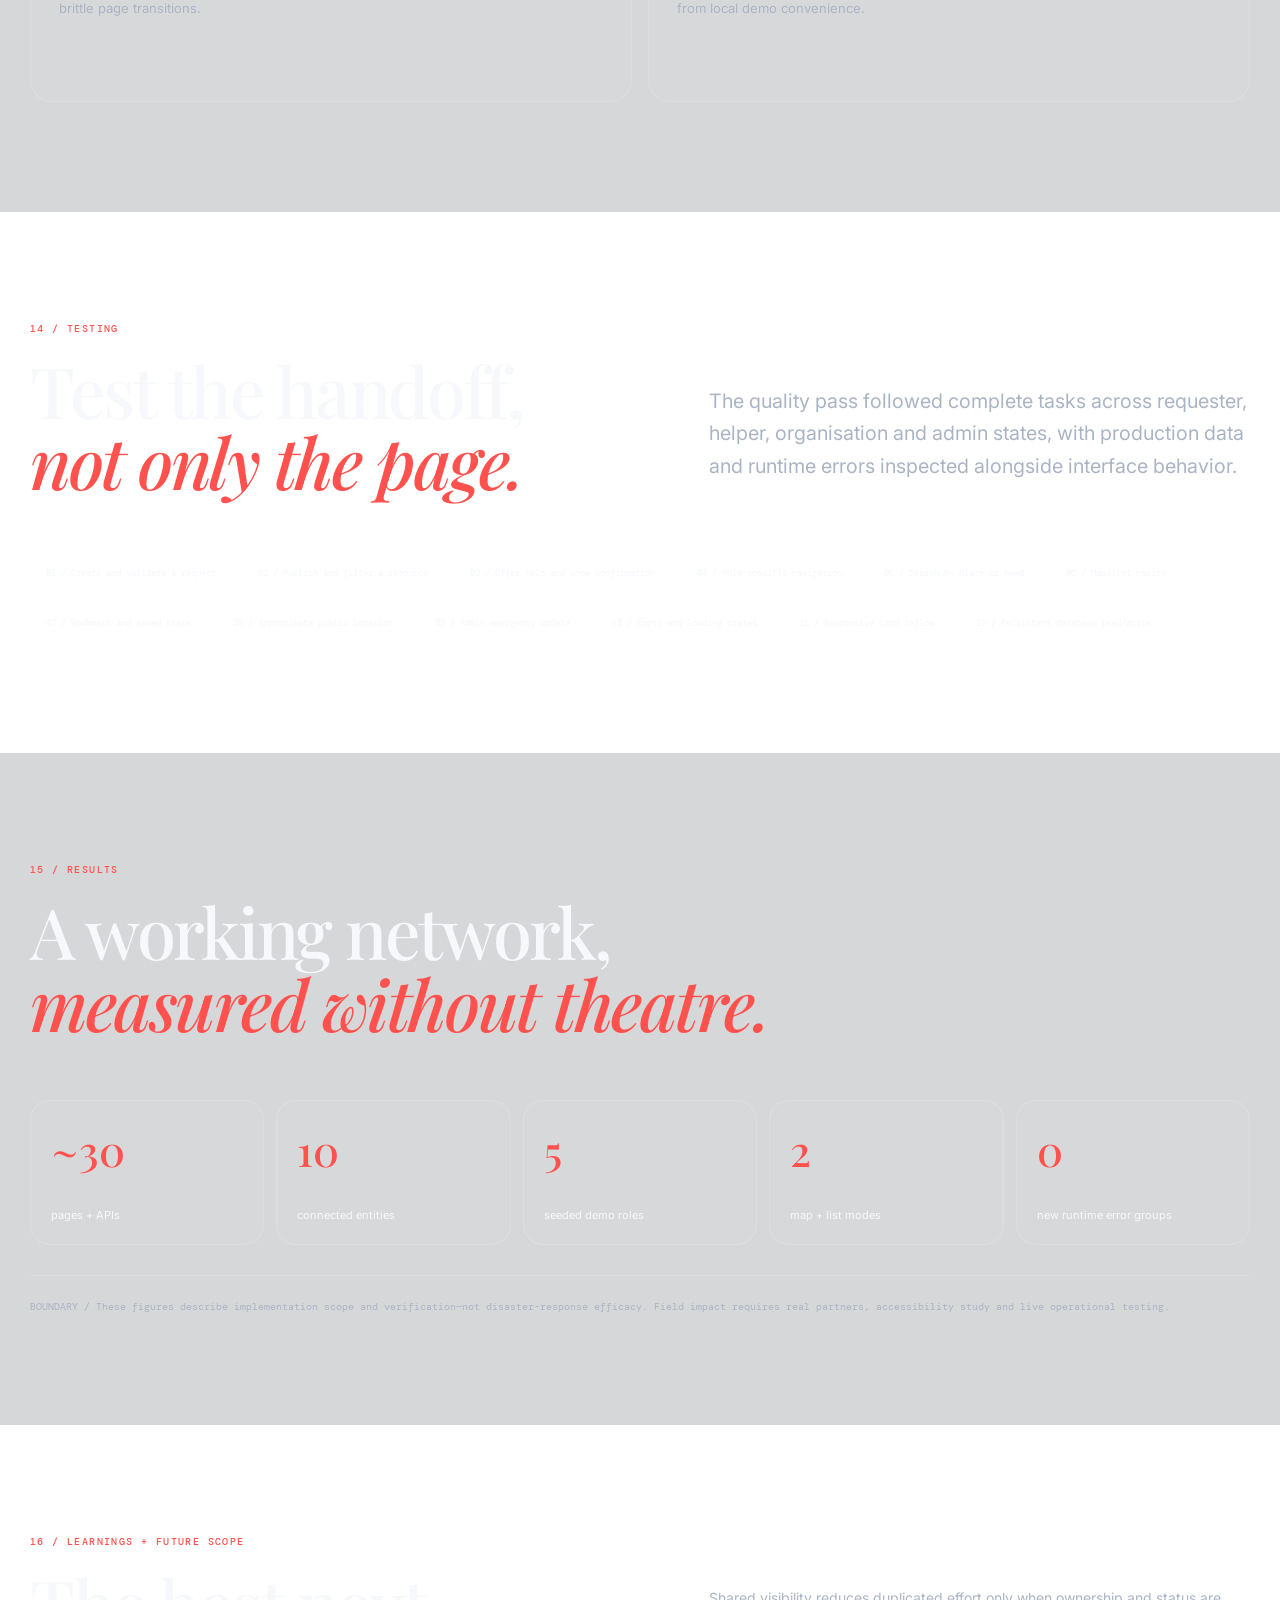
<file: case-studies/resq.html>
<!doctype html><html lang="en"><head><meta charset="utf-8"><meta name="viewport" content="width=device-width,initial-scale=1"><meta name="description" content="ResQ case study by Ayushi"><link rel="stylesheet" href="case-study.css"></head><body data-project="resq"><main id="app"></main><script src="case-study.js"></script></body></html>
</file>
<file: case-studies/case-study.css>
@import url('https://fonts.googleapis.com/css2?family=DM+Mono:wght@300;400;500&family=Inter:wght@300;400;500;600&family=Playfair+Display:ital,wght@0,500;0,600;1,500;1,600&display=swap');

:root{--paper:#fbe9ee;--paper-2:#fff7f8;--ink:#2b1b1f;--muted:#6d555a;--line:rgba(43,27,31,.13);--accent:#b94d68;--accent-rgb:185,77,104;--deep:#401d28;--white:#fff;--max:1240px;--ease:cubic-bezier(.2,.8,.2,1)}
html,body{max-width:100%;overflow-x:clip}.hero-grid>*{min-width:0}.visual-shell{min-width:0}
*{box-sizing:border-box}html{scroll-behavior:smooth}body{margin:0;color:var(--ink);background:var(--paper);font-family:Inter,sans-serif;overflow-x:hidden}a{color:inherit;text-decoration:none}button{font:inherit}::selection{background:rgba(var(--accent-rgb),.22)}
.grain{position:fixed;inset:0;pointer-events:none;z-index:99;opacity:.035;background-image:url("data:image/svg+xml,%3Csvg xmlns='http://www.w3.org/2000/svg' width='100' height='100'%3E%3Cfilter id='n'%3E%3CfeTurbulence type='fractalNoise' baseFrequency='.85' numOctaves='3'/%3E%3C/filter%3E%3Crect width='100%25' height='100%25' filter='url(%23n)'/%3E%3C/svg%3E")}
.case-nav{height:76px;display:flex;align-items:center;justify-content:space-between;max-width:var(--max);padding:0 30px;margin:auto;position:relative;z-index:10}.brand{font:600 20px 'Playfair Display',serif}.brand i{color:var(--accent)}.nav-back,.mini-link{display:inline-flex;align-items:center;gap:9px;font-size:12px;letter-spacing:.11em;text-transform:uppercase;font-weight:600}.nav-back span{transition:transform .25s}.nav-back:hover span{transform:translateX(-4px)}
.hero{min-height:calc(100vh - 76px);padding:48px 30px 70px;display:grid;align-items:center;position:relative}.hero:before{content:"";position:absolute;width:640px;height:640px;border-radius:50%;background:rgba(var(--accent-rgb),.13);filter:blur(90px);right:-220px;top:-170px}.hero-grid{width:100%;max-width:var(--max);margin:auto;display:grid;grid-template-columns:minmax(0,.9fr) minmax(520px,1.1fr);gap:72px;align-items:center;position:relative}.kicker{display:flex;align-items:center;gap:14px;font:500 11px DM Mono,monospace;letter-spacing:.15em;text-transform:uppercase;color:var(--accent)}.kicker:before{content:"";width:38px;height:1px;background:currentColor}.hero h1{font:600 clamp(58px,7.5vw,112px)/.88 'Playfair Display',serif;letter-spacing:-.055em;margin:26px 0 22px;max-width:760px}.hero h1 em{font-weight:500;color:var(--accent)}.hero-copy{font-size:clamp(17px,1.5vw,22px);line-height:1.55;max-width:590px;color:var(--muted)}.hero-meta{display:grid;grid-template-columns:repeat(2,minmax(0,1fr));gap:22px;margin-top:44px;max-width:600px}.meta-item{border-top:1px solid var(--line);padding-top:13px}.meta-label{font:500 10px DM Mono,monospace;letter-spacing:.13em;text-transform:uppercase;color:var(--accent);display:block;margin-bottom:7px}.meta-value{font-size:13px;line-height:1.5}.hero-links{display:flex;gap:12px;flex-wrap:wrap;margin-top:30px}.case-btn{display:inline-flex;align-items:center;justify-content:center;min-height:44px;padding:0 20px;border:1px solid var(--line);border-radius:99px;font-size:12px;font-weight:600;letter-spacing:.08em;text-transform:uppercase;transition:.3s var(--ease);background:rgba(255,255,255,.4)}.case-btn.primary{background:var(--ink);color:var(--paper-2);border-color:var(--ink)}.case-btn:hover{transform:translateY(-3px);box-shadow:0 14px 30px rgba(43,27,31,.13)}
.visual-shell{height:590px;position:relative;display:grid;place-items:center}.visual-card{position:absolute;background:rgba(255,255,255,.76);backdrop-filter:blur(14px);border:1px solid rgba(255,255,255,.8);box-shadow:0 28px 80px rgba(54,23,32,.13);border-radius:24px}.visual-label{font:500 10px DM Mono,monospace;text-transform:uppercase;letter-spacing:.11em;color:var(--muted)}.visual-main{width:86%;height:72%;padding:28px;overflow:hidden}.visual-top{display:flex;justify-content:space-between;align-items:center}.live-dot{display:inline-flex;align-items:center;gap:7px;font:500 10px DM Mono,monospace;text-transform:uppercase}.live-dot:before{content:"";width:7px;height:7px;border-radius:50%;background:var(--accent);box-shadow:0 0 0 6px rgba(var(--accent-rgb),.12);animation:pulse 1.8s infinite}.visual-caption{position:absolute;bottom:8px;left:7%;font:500 11px DM Mono,monospace;color:var(--muted);max-width:250px;line-height:1.6}.floating-chip{position:absolute;padding:12px 16px;border-radius:99px;background:var(--white);box-shadow:0 13px 35px rgba(43,27,31,.11);font:500 10px DM Mono,monospace;z-index:3}.chip-a{right:0;top:14%}.chip-b{left:0;bottom:15%}.chip-c{right:5%;bottom:4%}
.visual-stage{position:relative;height:calc(100% - 36px);margin-top:20px}.center-core{position:absolute;left:50%;top:50%;transform:translate(-50%,-50%);width:118px;height:118px;border-radius:50%;background:var(--deep);color:#fff;display:grid;place-items:center;text-align:center;font:500 11px/1.35 DM Mono,monospace;z-index:2;box-shadow:0 0 0 16px rgba(var(--accent-rgb),.08),0 0 0 32px rgba(var(--accent-rgb),.045)}.orbit-ring{position:absolute;border:1px dashed rgba(var(--accent-rgb),.35);border-radius:50%;left:50%;top:50%;transform:translate(-50%,-50%)}.ring-one{width:300px;height:210px;animation:spin 22s linear infinite}.ring-two{width:420px;height:320px;animation:spin 32s linear infinite reverse}.signal{position:absolute;width:90px;min-height:58px;border-radius:16px;background:#fff;border:1px solid var(--line);padding:11px;text-align:center;font:500 9px/1.4 DM Mono,monospace;display:grid;place-items:center;z-index:2}.signal:nth-of-type(2){left:3%;top:18%}.signal:nth-of-type(3){right:3%;top:15%}.signal:nth-of-type(4){left:7%;bottom:12%}.signal:nth-of-type(5){right:8%;bottom:10%}
.mode-resq .visual-stage,.mode-civic .visual-stage{background-image:linear-gradient(rgba(var(--accent-rgb),.07) 1px,transparent 1px),linear-gradient(90deg,rgba(var(--accent-rgb),.07) 1px,transparent 1px);background-size:38px 38px;border-radius:16px}.map-road{position:absolute;height:3px;background:rgba(var(--accent-rgb),.25);transform-origin:left;border-radius:4px}.road-a{width:72%;left:10%;top:35%;transform:rotate(18deg)}.road-b{width:64%;left:16%;top:72%;transform:rotate(-22deg)}.map-pin{position:absolute;width:42px;height:42px;border-radius:50% 50% 50% 8px;transform:rotate(-45deg);background:var(--accent);box-shadow:0 10px 25px rgba(var(--accent-rgb),.25)}.map-pin:after{content:"";position:absolute;width:13px;height:13px;background:#fff;border-radius:50%;left:14px;top:14px}.pin-a{left:18%;top:22%}.pin-b{right:18%;bottom:20%;background:var(--deep)}.map-card{position:absolute;background:#fff;border:1px solid var(--line);padding:13px;border-radius:13px;font:500 9px/1.5 DM Mono,monospace;box-shadow:0 13px 30px rgba(43,27,31,.08)}.map-a{right:8%;top:13%}.map-b{left:8%;bottom:8%}
.mode-novi .center-core{border-radius:24px;background:linear-gradient(135deg,var(--deep),var(--accent))}.mode-atlas .visual-main{background:#121425;color:#fff;border-color:rgba(255,255,255,.08)}.mode-atlas .visual-label,.mode-atlas .live-dot{color:#c7c7d7}.mode-atlas .signal{background:#1d2037;color:#fff;border-color:rgba(255,255,255,.12);box-shadow:0 0 25px rgba(var(--accent-rgb),.17)}.mode-atlas .orbit-ring{border-color:rgba(var(--accent-rgb),.48)}.mode-atlas .center-core{background:var(--accent);color:#171625}.mode-nta .visual-stage{display:flex;align-items:center}.journey-line{width:100%;height:3px;background:var(--line);position:relative}.journey-line:before{content:"";position:absolute;width:68%;height:100%;background:var(--accent)}.journey-step{position:absolute;top:50%;transform:translate(-50%,-50%);width:24px;height:24px;border-radius:50%;background:#fff;border:2px solid var(--accent);box-shadow:0 0 0 7px rgba(var(--accent-rgb),.09)}.journey-step span{position:absolute;top:34px;left:50%;transform:translateX(-50%);width:86px;text-align:center;font:500 8px/1.4 DM Mono,monospace}.journey-step.done{background:var(--accent)}.exception{position:absolute;right:17%;top:22%;padding:13px 16px;background:#fff3dc;border:1px solid #f0b54d;border-radius:12px;font:500 9px/1.4 DM Mono,monospace}.mode-hooklens .visual-main{background:#f3f5f4}.terminal-layout{display:grid;grid-template-columns:126px 1fr;height:calc(100% - 30px);margin-top:15px;border:1px solid var(--line);border-radius:12px;overflow:hidden}.terminal-sidebar{background:var(--deep);color:#fff;padding:16px 12px}.terminal-sidebar b{display:block;font:500 10px DM Mono;margin-bottom:18px}.channel{padding:8px;border-radius:6px;font:9px DM Mono;margin-bottom:5px;background:rgba(255,255,255,.08)}.channel.active{background:var(--accent);color:var(--deep)}.terminal-feed{padding:15px}.endpoint{background:rgba(var(--accent-rgb),.12);color:var(--deep);border-radius:7px;padding:10px;font:9px DM Mono;margin-bottom:12px}.event-row{display:grid;grid-template-columns:42px 1fr auto;gap:8px;padding:10px 4px;border-bottom:1px solid var(--line);font:9px DM Mono}.method{color:var(--accent);font-weight:600}.event-row.new{animation:flash 3s infinite}
.chapter{padding:110px 30px}.chapter-inner{max-width:var(--max);margin:auto}.chapter-index{font:500 10px DM Mono,monospace;letter-spacing:.14em;text-transform:uppercase;color:var(--accent);margin-bottom:20px}.chapter-title{font:500 clamp(42px,5.5vw,76px)/1.02 'Playfair Display',serif;letter-spacing:-.035em;margin:0;max-width:900px}.chapter-title em{color:var(--accent)}.chapter-lead{font-size:clamp(17px,1.55vw,21px);line-height:1.65;color:var(--muted);max-width:720px;margin:30px 0 0}.scene-grid{display:grid;grid-template-columns:.8fr 1.2fr;gap:70px;align-items:center}.quote-card{margin-top:40px;padding:28px;border-left:3px solid var(--accent);background:rgba(255,255,255,.35);font:500 24px/1.4 'Playfair Display',serif}.scene-board{min-height:460px;background:var(--paper-2);border:1px solid var(--line);border-radius:30px;padding:28px;box-shadow:0 28px 70px rgba(43,27,31,.09);position:relative;display:grid;align-content:center}.scene-board:before{content:"SCENARIO / 01";position:absolute;top:24px;left:28px;font:500 9px DM Mono;color:var(--accent);letter-spacing:.12em}.story-actor{display:grid;grid-template-columns:54px 1fr;gap:14px;align-items:center;padding:18px;border-radius:16px;background:#fff;border:1px solid var(--line);max-width:420px}.story-actor:nth-child(2){margin:18px 0 18px auto}.actor-icon{width:54px;height:54px;border-radius:50%;background:rgba(var(--accent-rgb),.14);display:grid;place-items:center;font-size:22px}.actor-text b{display:block;font:600 11px DM Mono;margin-bottom:4px}.actor-text span{font-size:12px;color:var(--muted);line-height:1.4}.story-arrow{text-align:center;color:var(--accent);font-size:22px;height:14px}
.flow-section{background:var(--deep);color:#fff;position:relative;overflow:hidden}.flow-section:after{content:"";position:absolute;width:520px;height:520px;border:1px solid rgba(255,255,255,.07);border-radius:50%;right:-180px;bottom:-260px}.flow-section .chapter-title{max-width:760px}.flow-grid{margin-top:70px;display:grid;grid-template-columns:repeat(var(--flow-count),minmax(0,1fr));position:relative;gap:14px}.flow-grid:before{content:"";position:absolute;left:5%;right:5%;top:31px;height:1px;background:rgba(255,255,255,.18)}.flow-node{position:relative;z-index:1}.flow-no{width:62px;height:62px;border-radius:50%;background:var(--deep);border:1px solid rgba(255,255,255,.32);display:grid;place-items:center;color:var(--accent);font:500 12px DM Mono;margin-bottom:22px;box-shadow:0 0 0 9px var(--deep)}.flow-node h3{font:500 18px 'Playfair Display',serif;margin:0 0 9px}.flow-node p{font-size:12px;line-height:1.6;color:rgba(255,255,255,.65);margin:0;max-width:150px}
.decisions-grid{display:grid;grid-template-columns:repeat(3,minmax(0,1fr));gap:18px;margin-top:62px}.decision{min-height:330px;background:rgba(255,255,255,.55);border:1px solid var(--line);border-radius:24px;padding:28px;display:flex;flex-direction:column;transition:.35s var(--ease)}.decision:hover{transform:translateY(-8px);background:#fff;box-shadow:0 22px 55px rgba(43,27,31,.1)}.decision-no{font:500 10px DM Mono;color:var(--accent)}.decision h3{font:500 28px/1.1 'Playfair Display',serif;margin:34px 0 16px}.decision p{font-size:13px;line-height:1.65;color:var(--muted);margin:0}.decision-result{margin-top:auto;padding-top:22px;border-top:1px solid var(--line);font:500 10px/1.55 DM Mono;color:var(--accent)}
.architecture{background:var(--paper-2)}.arch-board{margin-top:62px;border:1px solid var(--line);border-radius:28px;padding:36px;background:#fff;overflow:hidden}.arch-layer{display:grid;grid-template-columns:170px 1fr;gap:24px;align-items:center}.arch-layer+.arch-layer{margin-top:14px}.arch-label{font:500 10px DM Mono;color:var(--accent);text-transform:uppercase;letter-spacing:.1em}.arch-items{display:grid;grid-template-columns:repeat(var(--count),minmax(0,1fr));gap:10px}.arch-item{padding:19px 12px;border:1px solid var(--line);border-radius:13px;text-align:center;font-size:11px;background:var(--paper-2);position:relative}.arch-layer:not(:last-child) .arch-item:after{content:"↓";position:absolute;bottom:-22px;left:50%;color:var(--accent);z-index:2}.arch-note{margin-top:28px;padding-top:24px;border-top:1px solid var(--line);display:flex;justify-content:space-between;gap:20px;font:400 11px/1.7 DM Mono;color:var(--muted)}
.evidence-grid{display:grid;grid-template-columns:repeat(4,minmax(0,1fr));gap:16px;margin-top:60px}.metric{border-top:1px solid var(--line);padding:20px 0}.metric strong{display:block;font:500 clamp(36px,4vw,54px) 'Playfair Display',serif;color:var(--accent);letter-spacing:-.04em}.metric span{font-size:12px;line-height:1.5;color:var(--muted)}.honesty{margin-top:58px;display:grid;grid-template-columns:1fr 1fr;gap:22px}.honesty-card{padding:28px;border-radius:20px;background:rgba(255,255,255,.46);border:1px solid var(--line)}.honesty-card h3{font:500 22px 'Playfair Display',serif;margin:0 0 12px}.honesty-card p{font-size:13px;line-height:1.7;color:var(--muted);margin:0}
.closing{background:var(--deep);color:#fff;padding:110px 30px 50px}.closing-grid{max-width:var(--max);margin:auto;display:grid;grid-template-columns:1.35fr .65fr;gap:80px;align-items:end}.closing h2{font:500 clamp(48px,6vw,86px)/.98 'Playfair Display',serif;margin:0}.closing h2 em{color:var(--accent)}.closing-copy{font-size:15px;line-height:1.75;color:rgba(255,255,255,.66);margin-bottom:28px}.next-case{display:block;padding:22px 0;border-top:1px solid rgba(255,255,255,.18);border-bottom:1px solid rgba(255,255,255,.18)}.next-case span{font:500 9px DM Mono;letter-spacing:.12em;text-transform:uppercase;color:var(--accent)}.next-case b{display:block;font:500 24px 'Playfair Display',serif;margin-top:7px}.case-footer{max-width:var(--max);margin:78px auto 0;padding-top:25px;border-top:1px solid rgba(255,255,255,.13);display:flex;justify-content:space-between;font:400 10px DM Mono;color:rgba(255,255,255,.45)}
.reveal{opacity:0;transform:translateY(24px);transition:opacity .75s var(--ease),transform .75s var(--ease)}.reveal.in{opacity:1;transform:none}
@keyframes pulse{50%{box-shadow:0 0 0 12px rgba(var(--accent-rgb),0)}}@keyframes spin{to{transform:translate(-50%,-50%) rotate(360deg)}}@keyframes flash{0%,70%,100%{background:transparent}80%{background:rgba(var(--accent-rgb),.14)}}
@media(max-width:1000px){.hero-grid{grid-template-columns:1fr;gap:30px}.visual-shell{height:540px}.hero{padding-top:60px}.scene-grid{grid-template-columns:1fr;gap:44px}.decisions-grid{grid-template-columns:1fr 1fr}.evidence-grid{grid-template-columns:1fr 1fr}.closing-grid{grid-template-columns:1fr}.flow-grid{grid-template-columns:repeat(3,1fr);row-gap:44px}.flow-grid:before{display:none}.hero h1{max-width:850px}.hero-copy{max-width:740px}}
@media(max-width:720px){.case-nav{height:64px;padding:0 18px}.hero{min-height:auto;padding:48px 18px 50px}.hero-grid{display:block}.hero h1{font-size:clamp(50px,17vw,78px);margin-top:20px}.hero-copy{font-size:16px}.hero-meta{grid-template-columns:1fr;margin-top:32px;gap:14px}.visual-shell{height:440px;margin-top:28px}.visual-main{width:100%;height:84%;padding:18px;border-radius:20px}.floating-chip{display:none}.visual-caption{left:0}.center-core{width:92px;height:92px;font-size:9px}.ring-one{width:220px;height:160px}.ring-two{width:300px;height:240px}.signal{width:72px;min-height:48px;font-size:7px;padding:7px}.chapter{padding:78px 18px}.chapter-title{font-size:clamp(38px,12vw,58px)}.scene-board{min-height:410px;padding:20px}.story-actor{grid-template-columns:44px 1fr;padding:13px}.actor-icon{width:44px;height:44px}.flow-grid{grid-template-columns:1fr 1fr;margin-top:50px}.decisions-grid{grid-template-columns:1fr;margin-top:44px}.decision{min-height:270px}.arch-board{padding:20px;margin-top:42px}.arch-layer{grid-template-columns:1fr;gap:10px}.arch-items{grid-template-columns:1fr 1fr}.arch-label{margin-top:12px}.arch-note{display:block}.evidence-grid,.honesty{grid-template-columns:1fr}.closing{padding:78px 18px 32px}.case-footer{margin-top:60px;gap:20px}.terminal-layout{grid-template-columns:92px 1fr}.event-row{grid-template-columns:35px 1fr}.event-row span:last-child{display:none}.mode-nta .visual-main{height:70%}.journey-step span{font-size:7px;width:68px}.journey-step:nth-child(even) span{top:auto;bottom:34px}}
@media(prefers-reduced-motion:reduce){*{scroll-behavior:auto!important;animation-duration:.01ms!important;animation-iteration-count:1!important;transition-duration:.01ms!important}}
.chip-a{right:3%}
.visual-stage>.signal:nth-last-child(4){left:3%;top:18%;right:auto;bottom:auto}.visual-stage>.signal:nth-last-child(3){right:3%;top:15%;left:auto;bottom:auto}.visual-stage>.signal:nth-last-child(2){left:7%;bottom:12%;right:auto;top:auto}.visual-stage>.signal:nth-last-child(1){right:8%;bottom:10%;left:auto;top:auto}

/* Haemologix: live brand palette, kept inside the portfolio's editorial system. */
body[data-project="haemologix"]{--paper:#f3ead2;--paper-2:#fffaf0;--ink:#2b2d42;--muted:#56586b;--line:rgba(43,45,66,.15)}
body[data-project="haemologix"] .case-nav{margin:16px auto 0;height:72px;width:calc(100% - 36px);padding:0 28px;border:1px solid rgba(255,255,255,.52);border-radius:22px;background:rgba(255,250,240,.42);backdrop-filter:blur(18px);box-shadow:0 18px 45px rgba(0,95,115,.09)}
body[data-project="haemologix"] .brand i{color:#9b2226}
body[data-project="haemologix"] .hero{min-height:calc(100vh - 88px);background:radial-gradient(circle at 8% 30%,rgba(155,34,38,.28),transparent 39%),radial-gradient(circle at 88% 32%,rgba(148,210,189,.72),transparent 44%),linear-gradient(112deg,#e7b49d 0%,#ede2c4 48%,#b8dfd2 100%)}
body[data-project="haemologix"] .hero:before{background:rgba(148,210,189,.28)}
body[data-project="haemologix"] .hero h1{font-size:clamp(54px,6vw,92px)}
body[data-project="haemologix"] .hero-copy{color:#424457}
body[data-project="haemologix"] .case-btn.primary{background:#9b2226;border-color:#9b2226}
body[data-project="haemologix"] .case-btn:not(.primary){border-color:#005f73;color:#005f73;background:rgba(255,255,255,.34)}
body[data-project="haemologix"] .mode-haemologix .visual-main{background:linear-gradient(135deg,rgba(255,250,240,.78),rgba(148,210,189,.38));border-color:rgba(255,255,255,.72);box-shadow:0 30px 80px rgba(0,95,115,.16)}
body[data-project="haemologix"] .mode-haemologix .center-core{background:#005f73;box-shadow:0 0 0 16px rgba(148,210,189,.23),0 0 0 32px rgba(155,34,38,.07)}
body[data-project="haemologix"] .mode-haemologix .signal{background:rgba(255,250,240,.88);border-color:rgba(0,95,115,.18);color:#2b2d42}
body[data-project="haemologix"] .mode-haemologix .orbit-ring{border-color:rgba(155,34,38,.32)}
body[data-project="haemologix"] .flow-section,body[data-project="haemologix"] .closing{background:#005f73}
body[data-project="haemologix"] .flow-section .chapter-index,body[data-project="haemologix"] .flow-section .chapter-title em,body[data-project="haemologix"] .flow-section .flow-no,body[data-project="haemologix"] .closing .chapter-index,body[data-project="haemologix"] .closing h2 em,body[data-project="haemologix"] .next-case span{color:#e9d8a6}
body[data-project="haemologix"] .flow-section .flow-no{background:#005f73;box-shadow:0 0 0 9px #005f73}
body[data-project="haemologix"] .architecture{background:linear-gradient(180deg,#fffaf0,#e9d8a6)}
body[data-project="haemologix"] .arch-board{background:rgba(255,250,240,.72);backdrop-filter:blur(12px)}
body[data-project="haemologix"] .arch-item{background:rgba(255,255,255,.62);border-color:rgba(0,95,115,.17)}

.hx-origin{padding:105px 30px;background:#fffaf0;position:relative;overflow:hidden}
.hx-origin:after{content:"";position:absolute;width:460px;height:460px;border-radius:50%;right:-210px;top:-210px;background:rgba(148,210,189,.18)}
.hx-origin-head{display:grid;grid-template-columns:1.2fr .8fr;gap:70px;align-items:end;position:relative;z-index:1}
.hx-origin-head .chapter-lead{margin:0}
.hx-growth{display:grid;grid-template-columns:repeat(4,1fr);gap:14px;margin-top:66px;position:relative;z-index:1}
.hx-growth:before{content:"";position:absolute;left:8%;right:8%;top:30px;height:2px;background:linear-gradient(90deg,#9b2226,#e9d8a6,#94d2bd,#005f73);transform-origin:left;animation:hx-line-build 2s var(--ease) both}
.hx-growth article{position:relative;padding-top:74px;animation:hx-step-in .65s var(--ease) both;animation-delay:calc(var(--step,0) * .28s)}
.hx-growth article:nth-child(1){--step:1}.hx-growth article:nth-child(2){--step:2}.hx-growth article:nth-child(3){--step:3}.hx-growth article:nth-child(4){--step:4}
.hx-growth article span{position:absolute;top:0;left:0;width:60px;height:60px;border-radius:50%;display:grid;place-items:center;background:#fffaf0;border:2px solid #9b2226;color:#9b2226;font:500 10px DM Mono;box-shadow:0 0 0 8px #fffaf0}
.hx-growth article:nth-child(3) span,.hx-growth article:nth-child(4) span{border-color:#005f73;color:#005f73}
.hx-growth b{font:500 21px 'Playfair Display',serif;display:block;margin-bottom:9px}.hx-growth p{font-size:12px;line-height:1.65;color:var(--muted);margin:0;max-width:220px}
.hx-ecosystem{display:flex;flex-wrap:wrap;gap:9px;margin-top:46px;padding-top:25px;border-top:1px solid var(--line)}
.hx-ecosystem span{padding:9px 13px;border-radius:99px;background:rgba(148,210,189,.25);border:1px solid rgba(0,95,115,.14);font:500 9px DM Mono;letter-spacing:.09em;color:#005f73}

/* Diagrams: sequenced paths replace repeated arrow glyphs. */
.story-arrow{font-size:0;height:30px;position:relative}
.story-arrow:before{content:"";position:absolute;width:2px;height:24px;left:50%;top:3px;background:linear-gradient(180deg,rgba(var(--accent-rgb),.16),var(--accent));border-radius:2px}
.story-arrow:after{content:"";position:absolute;width:7px;height:7px;left:calc(50% - 2.5px);top:2px;border-radius:50%;background:var(--accent);box-shadow:0 0 0 5px rgba(var(--accent-rgb),.09);animation:signal-drop 1.8s var(--ease) infinite}
.arch-layer .arch-item:after{content:none!important;display:none!important}
.arch-note span{font-size:0;display:block}.arch-note span:first-child:before{content:"TOP LAYER · what the person touches";font-size:11px}.arch-note span:last-child:before{content:"FOUNDATION · what makes it reliable";font-size:11px}
.arch-layer{position:relative;opacity:0;transform:translateY(16px)}
.arch-layer+.arch-layer{margin-top:28px}
.arch-board.in .arch-layer{animation:arch-layer-in .62s var(--ease) both}
.arch-board.in .arch-layer:nth-of-type(1){animation-delay:.12s}.arch-board.in .arch-layer:nth-of-type(2){animation-delay:.85s}.arch-board.in .arch-layer:nth-of-type(3){animation-delay:1.58s}.arch-board.in .arch-layer:nth-of-type(4){animation-delay:2.31s}
.arch-layer:not(:nth-of-type(4)):after{content:"";position:absolute;left:calc(50% + 97px);bottom:-28px;width:2px;height:28px;background:linear-gradient(180deg,var(--accent),rgba(var(--accent-rgb),.1));transform:scaleY(0);transform-origin:top;border-radius:3px}
.arch-layer:not(:nth-of-type(4)):before{content:"";position:absolute;z-index:2;left:calc(50% + 94.5px);bottom:-5px;width:7px;height:7px;border-radius:50%;background:var(--accent);opacity:0;box-shadow:0 0 0 5px rgba(var(--accent-rgb),.09)}
.arch-board.in .arch-layer:nth-of-type(1):after{animation:connector-draw .45s var(--ease) .58s both}.arch-board.in .arch-layer:nth-of-type(2):after{animation:connector-draw .45s var(--ease) 1.31s both}.arch-board.in .arch-layer:nth-of-type(3):after{animation:connector-draw .45s var(--ease) 2.04s both}
.arch-board.in .arch-layer:nth-of-type(1):before{animation:connector-drop .5s var(--ease) .58s both}.arch-board.in .arch-layer:nth-of-type(2):before{animation:connector-drop .5s var(--ease) 1.31s both}.arch-board.in .arch-layer:nth-of-type(3):before{animation:connector-drop .5s var(--ease) 2.04s both}
.flow-grid:before{transform:scaleX(0);transform-origin:left}.flow-grid:has(.flow-node.in):before{animation:flow-draw 1.45s var(--ease) both}
.flow-node.in:nth-child(2){transition-delay:.14s}.flow-node.in:nth-child(3){transition-delay:.28s}.flow-node.in:nth-child(4){transition-delay:.42s}.flow-node.in:nth-child(5){transition-delay:.56s}
@keyframes hx-line-build{from{transform:scaleX(0)}to{transform:scaleX(1)}}
@keyframes hx-step-in{from{opacity:0;transform:translateY(18px)}to{opacity:1;transform:none}}
@keyframes signal-drop{0%{opacity:0;transform:translateY(0)}25%{opacity:1}75%{opacity:1}100%{opacity:0;transform:translateY(19px)}}
@keyframes arch-layer-in{to{opacity:1;transform:none}}
@keyframes connector-draw{to{transform:scaleY(1)}}
@keyframes connector-drop{0%{opacity:0;transform:translateY(-22px)}25%,75%{opacity:1}100%{opacity:0;transform:translateY(22px)}}
@keyframes flow-draw{to{transform:scaleX(1)}}

@media(max-width:900px){.hx-origin-head{grid-template-columns:1fr;gap:24px}.hx-origin-head .chapter-lead{margin-top:0}.hx-growth{grid-template-columns:1fr 1fr;row-gap:34px}.hx-growth:before{display:none}.hx-growth article{padding-top:70px}}
@media(max-width:720px){body[data-project="haemologix"] .case-nav{width:calc(100% - 24px);margin-top:12px;padding:0 16px}body[data-project="haemologix"] .hero{padding-top:42px}.hx-origin{padding:78px 18px}.hx-growth{grid-template-columns:1fr;gap:26px;margin-top:45px}.hx-growth article{padding:10px 0 10px 76px;min-height:64px}.hx-growth article span{top:0}.arch-layer:not(:nth-of-type(4)):after{left:50%}.arch-layer:not(:nth-of-type(4)):before{left:calc(50% - 2.5px)}}

/* Every case study gets one continuous branded canvas behind its glass navigation. */
body[data-project] .case-nav{margin:16px auto 0;height:72px;width:calc(100% - 36px);padding:0 28px;border-radius:22px;backdrop-filter:blur(18px)}
body[data-project] .hero{min-height:calc(100vh - 88px);background:transparent}
body[data-project="haemologix"]{background:radial-gradient(circle at 8% 18%,rgba(155,34,38,.28),transparent 36%),radial-gradient(circle at 92% 22%,rgba(148,210,189,.72),transparent 43%),linear-gradient(112deg,#e7b49d 0%,#ede2c4 48%,#b8dfd2 100%);background-attachment:fixed}
body[data-project="haemologix"] .hero{background:transparent}

/* ResQ — deployed emergency-operations palette. */
body[data-project="resq"]{--paper:#07111f;--paper-2:#101a2b;--ink:#f7f8fb;--muted:#abb4c4;--line:rgba(255,255,255,.13);--accent:#ff514d;--accent-rgb:255,81,77;--deep:#0b1321;background:radial-gradient(circle at 80% 16%,rgba(255,81,77,.22),transparent 35%),radial-gradient(circle at 16% 72%,rgba(25,168,141,.15),transparent 34%),linear-gradient(145deg,#07111f,#111827 55%,#120d17);background-attachment:fixed;color-scheme:dark}
body[data-project="resq"] .case-nav{background:rgba(8,17,31,.62);border:1px solid rgba(255,255,255,.12);box-shadow:0 18px 50px rgba(0,0,0,.28)}
body[data-project="resq"] .mode-resq .visual-main{background:linear-gradient(145deg,rgba(16,26,43,.96),rgba(10,17,31,.86));border-color:rgba(255,255,255,.1)}
body[data-project="resq"] .mode-resq .map-card{background:#151f31;color:#fff;border-color:rgba(255,255,255,.13)}
body[data-project="resq"] .mode-resq .map-road{background:linear-gradient(90deg,#ff514d,#19a88d)}

/* CivicLens — green-black civic surfaces, warm paper and cyan verification signals. */
body[data-project="civiclens"]{--paper:#102d2a;--paper-2:#173a36;--ink:#f6f1e6;--muted:#b8cbc5;--line:rgba(246,241,230,.14);--accent:#2fc2cc;--accent-rgb:47,194,204;--deep:#123a36;background:radial-gradient(circle at 82% 16%,rgba(47,194,204,.2),transparent 34%),radial-gradient(circle at 15% 76%,rgba(111,157,136,.24),transparent 38%),linear-gradient(145deg,#0e2826,#163a36 54%,#102523);background-attachment:fixed;color-scheme:dark}
body[data-project="civiclens"] .case-nav{background:rgba(14,40,38,.58);border:1px solid rgba(246,241,230,.13);box-shadow:0 18px 50px rgba(0,0,0,.22)}
body[data-project="civiclens"] .mode-civic .visual-main{background:linear-gradient(145deg,rgba(245,239,226,.12),rgba(47,194,204,.08));border-color:rgba(246,241,230,.15)}
body[data-project="civiclens"] .mode-civic .map-card{background:#f6f1e6;color:#173a36;border-color:rgba(47,194,204,.3)}
body[data-project="civiclens"] .mode-civic .map-road{background:linear-gradient(90deg,#2fc2cc,#6f9d88)}

/* NOVI — deployed near-black canvas with lavender, teal and amber signals. */
body[data-project="novi"]{--paper:#08080f;--paper-2:#11111c;--ink:#f8f6ff;--muted:#aaa6b9;--line:rgba(255,255,255,.12);--accent:#8b5cf6;--accent-rgb:139,92,246;--deep:#0b0b14;background:radial-gradient(circle at 12% 24%,rgba(139,92,246,.2),transparent 29%),radial-gradient(circle at 86% 30%,rgba(27,178,164,.14),transparent 28%),radial-gradient(circle at 72% 82%,rgba(226,148,54,.1),transparent 24%),#08080f;background-attachment:fixed;color-scheme:dark}
body[data-project="novi"] .case-nav{background:rgba(8,8,15,.62);border:1px solid rgba(255,255,255,.11);box-shadow:0 18px 50px rgba(0,0,0,.34)}
body[data-project="novi"] .mode-novi .visual-main{background:linear-gradient(145deg,rgba(17,17,28,.96),rgba(8,8,15,.86));border-color:rgba(139,92,246,.22)}
body[data-project="novi"] .mode-novi .signal{background:#151421;color:#f8f6ff;border-color:rgba(139,92,246,.22);box-shadow:0 0 24px rgba(139,92,246,.12)}
body[data-project="novi"] .mode-novi .orbit-ring{border-color:rgba(139,92,246,.3)}

/* Candidate OS — trustworthy government navy, saffron action and success green. */
body[data-project="nta"]{--paper:#f4efe4;--paper-2:#fffaf0;--ink:#152f50;--muted:#596776;--line:rgba(21,47,80,.16);--accent:#c97916;--accent-rgb:201,121,22;--deep:#153a62;background:radial-gradient(circle at 86% 18%,rgba(239,157,50,.28),transparent 36%),radial-gradient(circle at 12% 72%,rgba(31,122,77,.12),transparent 34%),linear-gradient(135deg,#f4efe4,#fff8eb 54%,#e8edf0);background-attachment:fixed}
body[data-project="nta"] .case-nav{background:rgba(255,250,240,.6);border:1px solid rgba(21,47,80,.13);box-shadow:0 18px 45px rgba(21,47,80,.1)}
body[data-project="nta"] .mode-nta .visual-main{background:linear-gradient(145deg,rgba(255,250,240,.92),rgba(232,237,240,.76));border-color:rgba(21,47,80,.13)}
body[data-project="nta"] .journey-line:before{background:linear-gradient(90deg,#1f7a4d,#c97916)}

/* ATLAS — deployed observatory midnight with gold, cyan and violet light. */
body[data-project="atlas"]{--paper:#07151f;--paper-2:#0e1d28;--ink:#f1e3cb;--muted:#a9b0b5;--line:rgba(241,227,203,.14);--accent:#d7b76e;--accent-rgb:215,183,110;--deep:#08141e;background:radial-gradient(circle at 76% 19%,rgba(215,183,110,.17),transparent 31%),radial-gradient(circle at 18% 67%,rgba(75,198,191,.13),transparent 31%),radial-gradient(circle at 88% 78%,rgba(133,96,210,.12),transparent 27%),linear-gradient(145deg,#06131d,#0a1a25 58%,#07131c);background-attachment:fixed;color-scheme:dark}
body[data-project="atlas"] .case-nav{background:rgba(7,21,31,.63);border:1px solid rgba(241,227,203,.13);box-shadow:0 18px 50px rgba(0,0,0,.3)}
body[data-project="atlas"] .mode-atlas .visual-main{background:radial-gradient(circle at 55% 48%,rgba(215,183,110,.13),transparent 30%),linear-gradient(145deg,#0e1d28,#09141d);border-color:rgba(215,183,110,.18)}

/* HookLens — operational teal, successful green and amber action. */
body[data-project="hooklens"]{--paper:#eef3ef;--paper-2:#f8faf7;--ink:#12343b;--muted:#56686b;--line:rgba(18,52,59,.16);--accent:#b97608;--accent-rgb:185,118,8;--deep:#12343b;background:radial-gradient(circle at 83% 17%,rgba(27,138,107,.22),transparent 35%),radial-gradient(circle at 12% 76%,rgba(243,180,71,.24),transparent 38%),linear-gradient(135deg,#eef3ef,#f8f4e7 52%,#d9ebe2);background-attachment:fixed}
body[data-project="hooklens"] .case-nav{background:rgba(248,250,247,.58);border:1px solid rgba(18,52,59,.13);box-shadow:0 18px 45px rgba(18,52,59,.11)}
body[data-project="hooklens"] .mode-hooklens .visual-main{background:linear-gradient(145deg,rgba(248,250,247,.94),rgba(217,235,226,.78));border-color:rgba(18,52,59,.14)}
body[data-project="hooklens"] .channel.active{background:#f3b447;color:#12343b}

/* Shared glass language for the four dark product systems. */
body[data-project="resq"] .hero-copy,body[data-project="civiclens"] .hero-copy,body[data-project="novi"] .hero-copy,body[data-project="atlas"] .hero-copy{color:var(--muted)}
body[data-project="resq"] .scene-board,body[data-project="civiclens"] .scene-board,body[data-project="novi"] .scene-board,body[data-project="atlas"] .scene-board,
body[data-project="resq"] .decision,body[data-project="civiclens"] .decision,body[data-project="novi"] .decision,body[data-project="atlas"] .decision,
body[data-project="resq"] .honesty-card,body[data-project="civiclens"] .honesty-card,body[data-project="novi"] .honesty-card,body[data-project="atlas"] .honesty-card{background:rgba(255,255,255,.055);border-color:rgba(255,255,255,.12);box-shadow:0 24px 60px rgba(0,0,0,.15)}
body[data-project="resq"] .story-actor,body[data-project="civiclens"] .story-actor,body[data-project="novi"] .story-actor,body[data-project="atlas"] .story-actor{background:rgba(255,255,255,.06);border-color:rgba(255,255,255,.12)}
body[data-project="resq"] .decision:hover,body[data-project="civiclens"] .decision:hover,body[data-project="novi"] .decision:hover,body[data-project="atlas"] .decision:hover{background:rgba(255,255,255,.09)}
body[data-project="resq"] .architecture,body[data-project="civiclens"] .architecture,body[data-project="novi"] .architecture,body[data-project="atlas"] .architecture{background:rgba(0,0,0,.12)}
body[data-project="resq"] .arch-board,body[data-project="civiclens"] .arch-board,body[data-project="novi"] .arch-board,body[data-project="atlas"] .arch-board{background:rgba(255,255,255,.045);border-color:rgba(255,255,255,.12);backdrop-filter:blur(14px)}
body[data-project="resq"] .arch-item,body[data-project="civiclens"] .arch-item,body[data-project="novi"] .arch-item,body[data-project="atlas"] .arch-item{background:rgba(255,255,255,.06);border-color:rgba(255,255,255,.12)}
body[data-project="resq"] .floating-chip,body[data-project="civiclens"] .floating-chip,body[data-project="novi"] .floating-chip,body[data-project="atlas"] .floating-chip{background:rgba(12,20,31,.86);color:#fff;border:1px solid rgba(255,255,255,.1)}
body[data-project="resq"] .case-btn.primary,body[data-project="civiclens"] .case-btn.primary,body[data-project="novi"] .case-btn.primary{background:var(--accent);border-color:var(--accent);color:#fff}
body[data-project="atlas"] .case-btn.primary{background:var(--accent);border-color:var(--accent);color:#07151f}
body[data-project="resq"] .case-btn:not(.primary),body[data-project="civiclens"] .case-btn:not(.primary),body[data-project="novi"] .case-btn:not(.primary),body[data-project="atlas"] .case-btn:not(.primary){background:rgba(255,255,255,.05);border-color:rgba(255,255,255,.16)}

@media(max-width:720px){body[data-project] .case-nav{width:calc(100% - 24px);margin-top:12px;padding:0 16px}body[data-project] .hero{padding-top:42px}}

/* Haemologix long-form founder case study. */
body[data-project="haemologix"] .hero-links{gap:9px}
body[data-project="haemologix"] .hero-links .case-btn{padding:12px 16px}
.hx-hero-screen{height:calc(100% - 34px);position:relative;overflow:hidden;border-radius:18px;background:#ead9c5}
.hx-hero-screen img{width:100%;height:100%;display:block;object-fit:cover;object-position:center top}
.hx-screen-status{position:absolute;left:16px;bottom:15px;padding:9px 12px;border-radius:999px;background:rgba(43,45,66,.84);color:#fff;font:500 8px DM Mono;letter-spacing:.1em;backdrop-filter:blur(10px)}
.hx-screen-status span{display:inline-block;width:7px;height:7px;border-radius:50%;margin-right:7px;background:#94d2bd;box-shadow:0 0 0 5px rgba(148,210,189,.18);animation:pulse 2s infinite}
.hx-split-head,.hx-gallery-head,.hx-test-head{display:grid;grid-template-columns:1.2fr .8fr;gap:64px;align-items:end}
.hx-split-head .chapter-lead{margin:0}

.hx-audience{background:#fffaf0}
.hx-personas{display:grid;grid-template-columns:repeat(3,minmax(0,1fr));gap:16px;margin-top:60px}
.hx-persona{min-height:300px;padding:28px;border:1px solid rgba(0,95,115,.16);border-radius:24px;background:linear-gradient(145deg,rgba(255,255,255,.75),rgba(148,210,189,.11));display:flex;flex-direction:column}
.hx-persona>span,.hx-ux-grid article>span,.hx-score-card>span,.hx-stack-card>span{font:500 9px DM Mono;letter-spacing:.11em;color:#9b2226}
.hx-persona h3{font:500 28px/1.1 'Playfair Display',serif;margin:34px 0 14px}
.hx-persona p{font-size:13px;line-height:1.7;color:var(--muted);margin:0}
.hx-persona b{margin-top:auto;padding-top:22px;font:500 9px/1.5 DM Mono;color:#005f73;border-top:1px solid rgba(0,95,115,.14)}
.hx-research-strip{display:flex;gap:8px;flex-wrap:wrap;margin-top:26px}
.hx-research-strip span{padding:9px 12px;border:1px solid rgba(155,34,38,.18);border-radius:999px;background:#f3ead2;font:500 8px DM Mono;letter-spacing:.08em;color:#9b2226}

.hx-goals{background:linear-gradient(135deg,#e9d8a6,#f3ead2 46%,#c8e6da)}
.hx-goal-grid{display:grid;grid-template-columns:.85fr 1.15fr;gap:70px;align-items:center}
.hx-goal-cloud{position:relative;min-height:390px}
.hx-goal-cloud span{position:absolute;left:6%;top:5%;padding:14px 17px;border-radius:999px;background:rgba(255,250,240,.78);border:1px solid rgba(0,95,115,.15);font-size:11px;box-shadow:0 14px 35px rgba(0,95,115,.08);animation:hx-step-in .7s var(--ease) both;animation-delay:calc(var(--i) * .08s)}
.hx-goal-cloud span:nth-child(2){left:38%;top:4%}.hx-goal-cloud span:nth-child(3){left:12%;top:24%}.hx-goal-cloud span:nth-child(4){left:48%;top:29%}.hx-goal-cloud span:nth-child(5){left:3%;top:47%}.hx-goal-cloud span:nth-child(6){left:43%;top:52%}.hx-goal-cloud span:nth-child(7){left:18%;top:70%}.hx-goal-cloud span:nth-child(8){left:58%;top:76%}.hx-goal-cloud span:nth-child(9){left:35%;top:92%}
.hx-boundary-note{margin-top:42px;padding:18px 0;border-top:1px solid rgba(43,45,66,.18);font:500 9px/1.8 DM Mono;letter-spacing:.08em;color:#9b2226}.hx-boundary-note b{color:#2b2d42}

.hx-journeys{background:#005f73;color:#fff}
.hx-journeys .chapter-index,.hx-journeys .chapter-title em{color:#e9d8a6}
.hx-journey-list{display:grid;gap:14px;margin-top:58px}
.hx-journey-list article{display:grid;grid-template-columns:150px 1fr;gap:34px;align-items:center;padding:26px 0;border-top:1px solid rgba(255,255,255,.17)}
.hx-journey-list article>span{font:500 9px DM Mono;letter-spacing:.12em;color:#94d2bd}
.hx-journey-list article>div{display:flex;align-items:center;gap:26px;flex-wrap:wrap}
.hx-journey-list b{position:relative;padding:13px 16px;border-radius:12px;background:rgba(255,255,255,.075);border:1px solid rgba(255,255,255,.025);font-size:10px;font-weight:500;opacity:0;transform:translateY(12px) scale(.96)}
.hx-journey-list article.in b{animation:hx-flow-box .52s var(--ease) calc(var(--step) * .17s) both}
.hx-journey-list b:not(:last-child):after{content:"";position:absolute;right:-22px;top:calc(50% - 5px);width:14px;height:10px;background:#e9d8a6;clip-path:polygon(0 43%,62% 43%,62% 0,100% 50%,62% 100%,62% 57%,0 57%);opacity:0}
.hx-journey-list article.in b:not(:last-child):after{animation:hx-flow-arrow 1.25s ease-in-out calc(.32s + var(--step) * .17s) infinite}

.hx-gallery{background:#fffaf0}
.hx-gallery-head p{font-size:13px;line-height:1.7;color:var(--muted);margin:0}
.hx-shot-grid{display:grid;grid-template-columns:repeat(2,minmax(0,1fr));gap:22px;margin-top:58px}
.hx-shot{margin:0;border-radius:24px;overflow:hidden;background:#f3ead2;border:1px solid rgba(0,95,115,.14);box-shadow:0 22px 52px rgba(0,95,115,.11)}
.hx-shot-wide{grid-column:1/-1}
.hx-shot img{width:100%;aspect-ratio:16/9;display:block;object-fit:cover;object-position:top}
.hx-shot:not(.hx-shot-wide) img{aspect-ratio:16/10}
.hx-shot figcaption{display:flex;justify-content:space-between;gap:30px;padding:18px 20px;background:rgba(255,250,240,.88)}
.hx-shot figcaption b{font:500 18px 'Playfair Display',serif}.hx-shot figcaption span{max-width:390px;font-size:10px;line-height:1.5;color:var(--muted);text-align:right}

.hx-app{position:relative;overflow:hidden;background:linear-gradient(145deg,#2b2d42,#005f73 58%,#0b7080);color:#fff}
.hx-app:after{content:"";position:absolute;width:620px;height:620px;border-radius:50%;right:-280px;top:-300px;border:1px solid rgba(233,216,166,.18);box-shadow:0 0 0 80px rgba(148,210,189,.025),0 0 0 160px rgba(148,210,189,.02)}
.hx-app .chapter-inner{position:relative;z-index:1}.hx-app .chapter-index,.hx-app .chapter-title em{color:#e9d8a6}
.hx-app-head{display:grid;grid-template-columns:1fr 220px;gap:70px;align-items:end}
.hx-app-head .chapter-lead{color:rgba(255,255,255,.67);margin-bottom:0}
.hx-app-badge{min-height:190px;padding:24px;border-radius:28px;background:rgba(255,255,255,.07);border:1px solid rgba(255,255,255,.14);display:flex;flex-direction:column;justify-content:space-between;backdrop-filter:blur(12px)}
.hx-app-badge span,.hx-app-badge i{font:500 9px DM Mono;letter-spacing:.11em;color:#94d2bd;font-style:normal}.hx-app-badge b{font:500 27px/1.06 'Playfair Display',serif;color:#fff}
.hx-phone-gallery{display:grid;grid-template-columns:repeat(5,minmax(0,1fr));gap:18px;margin-top:70px;align-items:start}
.hx-phone-gallery figure{margin:0}.hx-phone-gallery figure:nth-child(even){margin-top:42px}
.hx-phone{padding:7px;border-radius:34px;background:linear-gradient(150deg,#fffaf0,#94d2bd);box-shadow:0 28px 58px rgba(0,0,0,.25)}
.hx-phone img{display:block;width:100%;aspect-ratio:9/19.45;object-fit:contain;border-radius:28px;background:#d8cab1}
.hx-phone-gallery figcaption{margin-top:13px;font:500 9px DM Mono;letter-spacing:.09em;color:#e9d8a6;text-align:center}
.hx-app-flow{margin-top:62px;padding:20px 0;border-top:1px solid rgba(255,255,255,.16);display:flex;align-items:center;justify-content:center;gap:20px;flex-wrap:wrap}.hx-app-flow span{font:500 9px DM Mono;letter-spacing:.1em;color:#fff}.hx-app-flow i{color:#e9d8a6;font-style:normal;animation:hx-flow-nudge 1.4s ease-in-out infinite}

.hx-ux{background:#f3ead2}
.hx-ux-grid{display:grid;grid-template-columns:repeat(2,minmax(0,1fr));gap:16px;margin-top:58px}
.hx-ux-grid article{min-height:250px;padding:28px;border:1px solid rgba(155,34,38,.15);border-radius:22px;background:rgba(255,250,240,.58)}
.hx-ux-grid h3{font:500 27px/1.12 'Playfair Display',serif;margin:35px 0 13px}.hx-ux-grid p{font-size:13px;line-height:1.65;color:var(--muted);margin:0}

.hx-implementation{background:linear-gradient(160deg,#fffaf0,#dcece4)}
.hx-impl-grid{display:grid;grid-template-columns:1fr 1fr;gap:20px;margin-top:58px}
.hx-score-card,.hx-stack-card{padding:30px;border-radius:24px;background:rgba(255,255,255,.7);border:1px solid rgba(0,95,115,.15)}
.hx-score-card>div{display:grid;grid-template-columns:130px 1fr 38px;gap:12px;align-items:center;margin-top:24px}.hx-score-card b{font-size:11px}.hx-score-card i{height:7px;border-radius:99px;background:linear-gradient(90deg,#9b2226 var(--w),rgba(155,34,38,.1) var(--w))}.hx-score-card em{font:500 10px DM Mono;color:#9b2226;font-style:normal}
.hx-stack-card ol{list-style:none;padding:0;margin:24px 0 0}.hx-stack-card li{padding:15px 0;border-top:1px solid rgba(0,95,115,.13);font-size:11px;color:var(--muted)}.hx-stack-card li b{display:block;margin-bottom:5px;color:#2b2d42;font-size:13px}

.hx-challenges{background:#2b2d42;color:#fff}
.hx-challenges .chapter-index,.hx-challenges .chapter-title em{color:#94d2bd}
.hx-challenge-list{margin-top:58px;border-top:1px solid rgba(255,255,255,.17)}
.hx-challenge-list article{display:grid;grid-template-columns:60px .7fr 1fr;gap:24px;align-items:center;padding:24px 0;border-bottom:1px solid rgba(255,255,255,.13)}
.hx-challenge-list article>span{font:500 10px DM Mono;color:#e9d8a6}.hx-challenge-list h3{font:500 24px 'Playfair Display',serif;margin:0}.hx-challenge-list p{font-size:12px;line-height:1.65;color:rgba(255,255,255,.62);margin:0}

.hx-testing{background:#fffaf0}.hx-test-head>p{font-size:14px;line-height:1.75;color:var(--muted);margin:0}.hx-test-table{margin-top:52px;border-top:1px solid rgba(43,45,66,.18)}
.hx-test-table>div{display:grid;grid-template-columns:1fr 1fr 70px;gap:20px;padding:15px 0;border-bottom:1px solid rgba(43,45,66,.12);font-size:11px}.hx-test-table span{color:var(--muted)}.hx-test-table em{font:500 9px DM Mono;color:#067a62;font-style:normal;text-align:right}.hx-test-foot{max-width:780px;margin:26px 0 0;font-size:10px;line-height:1.7;color:var(--muted)}

.hx-impact{background:linear-gradient(145deg,#dba28c,#eadbb9 50%,#a8d8c7)}
.hx-impact-grid{display:grid;grid-template-columns:1.15fr .85fr;gap:65px;margin-top:58px}.hx-impact-values{display:grid;grid-template-columns:repeat(2,1fr);gap:12px}.hx-impact-values article{padding:22px;border:1px solid rgba(255,255,255,.45);border-radius:18px;background:rgba(255,250,240,.42)}.hx-impact-values strong{display:block;font:500 46px 'Playfair Display',serif;color:#9b2226}.hx-impact-values span{font-size:10px;color:#2b2d42}.hx-impact-copy{padding-left:30px;border-left:1px solid rgba(43,45,66,.2)}.hx-impact-copy h3{font:500 25px 'Playfair Display',serif;margin:0 0 10px}.hx-impact-copy h3:not(:first-child){margin-top:35px}.hx-impact-copy p{font-size:13px;line-height:1.7;color:#45475a;margin:0}

.hx-roadmap{background:#005f73;color:#fff}.hx-roadmap .chapter-index,.hx-roadmap .chapter-title em{color:#e9d8a6}.hx-roadmap-track{display:grid;grid-template-columns:repeat(4,1fr);margin-top:62px;position:relative}.hx-roadmap-track:before{content:"";position:absolute;top:26px;left:4%;right:4%;height:1px;background:linear-gradient(90deg,#9b2226,#e9d8a6,#94d2bd)}.hx-roadmap-track article{position:relative;padding:64px 22px 10px}.hx-roadmap-track article:before{content:"";position:absolute;top:18px;left:22px;width:16px;height:16px;border-radius:50%;background:#005f73;border:4px solid #e9d8a6;z-index:2}.hx-roadmap-track span{font:500 9px DM Mono;color:#94d2bd}.hx-roadmap-track h3{font:500 28px 'Playfair Display',serif;margin:13px 0}.hx-roadmap-track p{font-size:12px;line-height:1.65;color:rgba(255,255,255,.63);margin:0}

.hx-founders{padding:88px 30px;background:#fffaf0}.hx-founder-card{margin:0 auto;width:min(860px,100%);min-height:270px;display:grid;grid-template-columns:220px 1fr;gap:42px;align-items:center;padding:28px 44px 28px 30px;border-radius:160px;background:linear-gradient(120deg,#8d1720,#b42630);color:#fff;box-shadow:0 24px 60px rgba(155,34,38,.22)}
.hx-founder-photo{width:210px;height:210px;border-radius:50%;display:grid;place-items:center;overflow:hidden;background:#f3ead2;border:9px solid rgba(255,255,255,.22)}.hx-founder-photo img{width:100%;height:100%;display:block;object-fit:contain;object-position:center;border-radius:50%}.hx-founder-card .chapter-index{color:#e9d8a6}.hx-founder-card h2{font:500 40px 'Playfair Display',serif;margin:11px 0 8px}.hx-founder-card p{font-size:12px;color:rgba(255,255,255,.72);margin:0}

.hx-closing{position:relative;overflow:hidden;padding:120px 30px 48px;background:linear-gradient(145deg,#72151c,#9b2226 44%,#005f73);color:#fff}.hx-closing:before{content:"";position:absolute;width:700px;height:700px;border:1px solid rgba(255,255,255,.11);border-radius:50%;right:-250px;top:-370px}.hx-closing-grid{max-width:var(--max);margin:auto;display:grid;grid-template-columns:1.2fr .8fr;gap:80px;align-items:end;position:relative;z-index:2}.hx-closing h2{font:500 clamp(52px,6vw,88px)/.98 'Playfair Display',serif;margin:0}.hx-closing h2 em{color:#e9d8a6}.hx-closing-side>p{font-size:15px;line-height:1.75;color:rgba(255,255,255,.7);margin:0 0 28px}.hx-closing-actions{display:grid;grid-template-columns:repeat(2,minmax(0,1fr));gap:10px}.hx-closing .case-btn{color:#fff;border-color:rgba(255,255,255,.38);justify-content:center;text-align:center}.hx-closing-pulse{position:absolute;left:30px;bottom:132px;display:flex;gap:10px;align-items:center}.hx-closing-pulse i{display:block;width:7px;height:7px;border-radius:50%;background:#94d2bd;animation:pulse 1.6s infinite}.hx-closing-pulse i:nth-child(2){animation-delay:.25s}.hx-closing-pulse i:nth-child(3){animation-delay:.5s}
body[data-project="haemologix"] .hx-closing .chapter-index{color:#fff1b9;opacity:1;text-shadow:0 1px 18px rgba(43,45,66,.38)}
body[data-project="haemologix"] .hx-closing .case-btn.primary{background:#e9d8a6;border-color:#e9d8a6;color:#2b2d42;box-shadow:0 12px 30px rgba(43,45,66,.18)}

@keyframes hx-flow-box{to{opacity:1;transform:none}}
@keyframes hx-flow-arrow{0%,100%{opacity:.25;transform:translateX(-4px)}50%{opacity:1;transform:translateX(4px)}}
@keyframes hx-flow-nudge{0%,100%{transform:translateX(-3px);opacity:.45}50%{transform:translateX(3px);opacity:1}}

@media(max-width:1000px){.hx-split-head,.hx-gallery-head,.hx-test-head,.hx-goal-grid,.hx-impact-grid,.hx-closing-grid{grid-template-columns:1fr;gap:28px}.hx-personas{grid-template-columns:1fr 1fr}.hx-goal-cloud{min-height:340px}.hx-shot-grid,.hx-impl-grid{grid-template-columns:1fr}.hx-shot-wide{grid-column:auto}.hx-app-head{grid-template-columns:1fr 190px;gap:32px}.hx-phone-gallery{display:flex;overflow-x:auto;padding:0 4px 24px;scroll-snap-type:x mandatory}.hx-phone-gallery figure{flex:0 0 220px;scroll-snap-align:center}.hx-roadmap-track{grid-template-columns:1fr 1fr;gap:22px}.hx-roadmap-track:before{display:none}.hx-impact-copy{padding:0;border:0}}
@media(max-width:720px){.hx-split-head,.hx-gallery-head,.hx-test-head{display:block}.hx-personas,.hx-ux-grid,.hx-impact-values,.hx-roadmap-track{grid-template-columns:1fr}.hx-persona{min-height:250px}.hx-goal-cloud{min-height:0;margin-top:28px;display:flex;flex-wrap:wrap;gap:8px}.hx-goal-cloud span:nth-child(n){position:static;font-size:9px}.hx-journey-list article{grid-template-columns:1fr;gap:16px;padding:25px 0}.hx-journey-list article>div{gap:24px}.hx-journey-list b{padding:11px 13px}.hx-shot figcaption{display:block}.hx-shot figcaption span{display:block;text-align:left;margin-top:7px}.hx-app-head{grid-template-columns:1fr}.hx-app-badge{min-height:150px;margin-top:26px}.hx-phone-gallery{margin-top:48px}.hx-phone-gallery figure:nth-child(even){margin-top:0}.hx-app-flow{justify-content:flex-start;gap:12px}.hx-impl-grid{margin-top:40px}.hx-score-card>div{grid-template-columns:105px 1fr 34px}.hx-challenge-list article{grid-template-columns:40px 1fr}.hx-challenge-list p{grid-column:2}.hx-test-table>div{grid-template-columns:1fr 58px}.hx-test-table span{display:none}.hx-founder-card{min-height:0;grid-template-columns:1fr;border-radius:34px;padding:24px;gap:22px;text-align:center}.hx-founder-photo{width:180px;height:180px;border-width:7px;margin:auto}.hx-founder-card h2{font-size:28px}.hx-closing{padding:88px 18px 34px}.hx-closing-pulse{display:none}.hx-closing-grid{gap:38px}.hx-closing-actions{grid-template-columns:1fr}.hx-closing h2{font-size:clamp(46px,14vw,68px)}}

.hx-founder-link{color:inherit;text-decoration-line:underline;text-decoration-style:dotted;text-decoration-thickness:2px;text-underline-offset:7px;text-decoration-color:#e9d8a6;white-space:nowrap}.hx-founder-link span{font:500 16px DM Mono;color:#e9d8a6;display:inline-block;transition:transform .25s var(--ease)}.hx-founder-link:hover span{transform:translate(3px,-3px)}

/* CivicLens: expanded native-product story. */
.cv-split,.cv-story-head,.cv-stack-head,.cv-test-head{display:grid;grid-template-columns:1.1fr .9fr;gap:70px;align-items:end}
.cv-split .chapter-lead{margin:0}
.cv-audience{background:#071411;color:#f7f6ef}.cv-audience .chapter-title em,.cv-audience .chapter-index{color:#22d6c6}
.cv-personas{display:grid;grid-template-columns:repeat(3,minmax(0,1fr));gap:16px;margin-top:60px}.cv-personas article{min-height:290px;padding:28px;border-radius:24px;background:linear-gradient(145deg,rgba(34,214,198,.09),rgba(255,255,255,.035));border:1px solid rgba(34,214,198,.16);display:flex;flex-direction:column}.cv-personas span{font:500 9px DM Mono;letter-spacing:.11em;color:#72e8dd}.cv-personas h3{font:500 28px/1.12 'Playfair Display',serif;margin:34px 0 15px}.cv-personas p{margin:auto 0 0;font-size:13px;line-height:1.7;color:rgba(255,255,255,.58)}
.cv-pain-strip{display:flex;gap:8px;flex-wrap:wrap;margin-top:22px}.cv-pain-strip span{padding:9px 12px;border:1px solid rgba(255,111,105,.2);border-radius:999px;font:500 8px DM Mono;letter-spacing:.08em;color:#ff817a;background:rgba(255,111,105,.06)}

.cv-goals{background:linear-gradient(145deg,#f9f4e9,#e7efe6);color:#10241f}.cv-goal-grid{display:grid;grid-template-columns:repeat(2,minmax(0,1fr));gap:12px;margin-top:58px}.cv-goal-grid article{display:grid;grid-template-columns:46px 1fr;align-items:center;min-height:92px;padding:18px;border:1px solid rgba(22,143,145,.14);border-radius:18px;background:rgba(255,255,255,.66)}.cv-goal-grid span{font:500 10px DM Mono;color:#168f91}.cv-goal-grid b{font:500 18px 'Playfair Display',serif}.cv-goal-grid article:last-child{grid-column:1/-1}

.cv-story{background:#071411;color:#f7f6ef;overflow:hidden}.cv-story .chapter-index,.cv-story .chapter-title em{color:#22d6c6}.cv-story-head p{margin:0;font-size:13px;line-height:1.75;color:rgba(255,255,255,.58)}.cv-flow-story{margin-top:72px}.cv-flow-step{position:relative;display:grid;grid-template-columns:minmax(260px,330px) minmax(0,1fr);gap:80px;align-items:center;min-height:650px;padding-bottom:110px}.cv-flow-step:nth-child(even){grid-template-columns:minmax(0,1fr) minmax(260px,330px)}.cv-flow-step:nth-child(even) .cv-phone{order:2}.cv-flow-step:nth-child(even) .cv-flow-copy{order:1;text-align:right}.cv-phone{width:100%;padding:8px;border-radius:38px;background:linear-gradient(150deg,#22d6c6,#e8f6f2);box-shadow:0 30px 70px rgba(0,0,0,.34)}.cv-phone img{display:block;width:100%;aspect-ratio:9/19.45;object-fit:contain;border-radius:31px;background:#03110f}.cv-flow-copy span{font:500 9px DM Mono;letter-spacing:.12em;color:#72e8dd}.cv-flow-copy h3{max-width:570px;font:500 clamp(30px,4vw,50px)/1.08 'Playfair Display',serif;margin:20px 0}.cv-flow-step:nth-child(even) .cv-flow-copy h3{margin-left:auto}.cv-flow-copy b{font:500 8px DM Mono;letter-spacing:.12em;color:#ff817a}.cv-flow-step:not(:last-child):after{content:"";position:absolute;left:50%;bottom:22px;height:74px;border-left:3px dotted rgba(34,214,198,.58);animation:cv-dotted-pulse 1.45s ease-in-out infinite}.cv-flow-step:not(:last-child):before{content:"⌄";position:absolute;left:calc(50% - 8px);bottom:7px;color:#22d6c6;font-size:22px;animation:cv-arrow-drop 1.45s ease-in-out infinite}

.cv-themes{background:#f9f4e9;color:#10241f}.cv-theme-grid{display:grid;grid-template-columns:1fr 1fr;gap:22px;margin-top:62px}.cv-theme-grid article{padding:20px;border:1px solid rgba(22,143,145,.14);border-radius:24px;background:rgba(255,255,255,.62)}.cv-theme-grid h3{font:500 23px 'Playfair Display',serif;margin:0 0 16px}.cv-theme-grid article>div{display:grid;grid-template-columns:1fr 1fr;gap:10px}.cv-theme-grid figure{margin:0}.cv-theme-grid img{display:block;width:100%;aspect-ratio:9/19.45;object-fit:contain;border-radius:18px;background:#e6e2d9}.cv-theme-grid figcaption{text-align:center;margin-top:8px;font:500 8px DM Mono;color:#168f91;letter-spacing:.1em}.cv-ui-principles{display:flex;gap:8px;flex-wrap:wrap;margin-top:28px}.cv-ui-principles span{padding:10px 13px;border-radius:999px;background:#dfece6;font:500 8px DM Mono;letter-spacing:.08em;color:#145b51}

.cv-stack{background:linear-gradient(145deg,#103a35,#071411);color:#f7f6ef}.cv-stack .chapter-index,.cv-stack .chapter-title em{color:#22d6c6}.cv-stack-head p{font-size:13px;line-height:1.75;color:rgba(255,255,255,.6);margin:0}.cv-stack-cloud{display:flex;gap:10px;flex-wrap:wrap;margin-top:56px}.cv-stack-cloud span{padding:14px 17px;border:1px solid rgba(34,214,198,.18);border-radius:999px;background:rgba(255,255,255,.055);font-size:11px;animation:hx-step-in .55s var(--ease) calc(var(--stack) * .06s) both}.cv-data-route{display:flex;align-items:center;justify-content:center;gap:16px;flex-wrap:wrap;margin-top:48px;padding:24px;border-top:1px solid rgba(255,255,255,.13);border-bottom:1px solid rgba(255,255,255,.13)}.cv-data-route b{font:500 9px DM Mono;letter-spacing:.1em}.cv-data-route i{font-style:normal;color:#22d6c6;animation:hx-flow-nudge 1.4s ease-in-out infinite}.cv-stack-boundary{margin:24px 0 0;font:400 10px/1.7 DM Mono;color:rgba(255,255,255,.5)}

.cv-implementation{background:#e8f0ea;color:#10241f}.cv-implementation-grid{display:grid;grid-template-columns:1fr 1fr;gap:16px;margin-top:58px}.cv-implementation-grid article{min-height:260px;padding:28px;border-radius:22px;background:rgba(255,255,255,.66);border:1px solid rgba(22,143,145,.15)}.cv-implementation-grid span{font:500 9px DM Mono;color:#168f91;letter-spacing:.11em}.cv-implementation-grid h3{font:500 28px/1.1 'Playfair Display',serif;margin:35px 0 14px}.cv-implementation-grid p{font-size:13px;line-height:1.7;color:#56645f;margin:0}
.cv-challenges{background:#071411;color:#f7f6ef}.cv-challenges .chapter-index,.cv-challenges .chapter-title em{color:#22d6c6}.cv-challenge-grid{display:grid;grid-template-columns:1fr 1fr;gap:16px;margin-top:58px}.cv-challenge-grid article{min-height:280px;padding:28px;border-radius:22px;background:rgba(255,255,255,.045);border:1px solid rgba(34,214,198,.13)}.cv-challenge-grid span{font:500 10px DM Mono;color:#ff817a}.cv-challenge-grid h3{font:500 30px 'Playfair Display',serif;margin:38px 0 14px}.cv-challenge-grid p{font-size:13px;line-height:1.7;color:rgba(255,255,255,.58);margin:0}
.cv-testing{background:#f9f4e9;color:#10241f}.cv-test-head p{margin:0;font-size:13px;line-height:1.75;color:#61706a}.cv-test-list{margin-top:52px;border-top:1px solid rgba(16,36,31,.17)}.cv-test-list div{display:flex;justify-content:space-between;gap:22px;padding:17px 0;border-bottom:1px solid rgba(16,36,31,.11);font-size:12px}.cv-test-list b{font-weight:500}.cv-test-list span{font:500 9px DM Mono;color:#168f91}.cv-test-list span.future{color:#d58825}
.cv-impact{background:linear-gradient(145deg,#168f91,#103a35);color:#fff}.cv-impact .chapter-index,.cv-impact .chapter-title em{color:#c8fff8}.cv-impact-grid{display:grid;grid-template-columns:1fr .75fr;gap:70px;margin-top:58px}.cv-impact-grid>div{display:grid;grid-template-columns:1fr 1fr;gap:10px}.cv-impact-grid>div span{padding:16px;border-radius:15px;background:rgba(255,255,255,.08);font-size:11px}.cv-impact-grid article{padding-left:34px;border-left:1px solid rgba(255,255,255,.2)}.cv-impact-grid strong{font:500 62px 'Playfair Display',serif;color:#c8fff8}.cv-impact-grid h3{font:500 27px/1.12 'Playfair Display',serif;margin:15px 0}.cv-impact-grid p{font-size:12px;line-height:1.7;color:rgba(255,255,255,.65)}
.cv-learnings{background:#f9f4e9;color:#10241f}.cv-learning-notes{display:grid;gap:14px}.cv-learning-notes p{margin:0;padding:18px 0;border-top:1px solid rgba(16,36,31,.14);font-size:13px;line-height:1.7;color:#5d6c66}
.cv-future{background:#071411;color:#f7f6ef}.cv-future .chapter-index,.cv-future .chapter-title em{color:#22d6c6}.cv-future-track{display:grid;grid-template-columns:repeat(4,1fr);gap:14px;margin-top:60px}.cv-future-track article{min-height:270px;padding:24px;border:1px solid rgba(34,214,198,.14);border-radius:20px;background:rgba(255,255,255,.04)}.cv-future-track span{font:500 9px DM Mono;color:#72e8dd}.cv-future-track h3{font:500 25px 'Playfair Display',serif;margin:45px 0 12px}.cv-future-track p{font-size:12px;line-height:1.65;color:rgba(255,255,255,.56)}.cv-future-list{display:flex;gap:8px;flex-wrap:wrap;margin-top:24px}.cv-future-list span{padding:9px 12px;border-radius:999px;background:rgba(255,129,122,.08);border:1px solid rgba(255,129,122,.18);font:500 8px DM Mono;color:#ff817a}

.cv-closing{position:relative;overflow:hidden;padding:110px 30px 46px;background:radial-gradient(circle at 75% 35%,rgba(34,214,198,.17),transparent 32%),#020b0a;color:#f7f6ef}.cv-closing:before{content:"";position:absolute;inset:0;background-image:radial-gradient(rgba(34,214,198,.18) 1px,transparent 1px);background-size:24px 24px;mask-image:linear-gradient(90deg,transparent,black)}.cv-closing-grid{max-width:var(--max);margin:auto;display:grid;grid-template-columns:1fr 1fr;gap:100px;align-items:end;position:relative;z-index:1}.cv-closing .chapter-index{color:#72e8dd}.cv-closing h2{font:500 clamp(60px,7vw,100px)/.88 'Playfair Display',serif;margin:0}.cv-closing h2 em{color:#22d6c6}.cv-end-flow{display:grid;grid-template-columns:auto 1fr auto 1fr auto 1fr auto;align-items:center;gap:10px}.cv-end-flow span{font:500 8px DM Mono;letter-spacing:.08em;color:#f7f6ef}.cv-end-flow i{height:1px;border-top:2px dotted rgba(34,214,198,.56);animation:cv-dotted-pulse 1.5s ease-in-out infinite}.cv-end-flow p,.cv-end-flow a{grid-column:1/-1}.cv-end-flow p{font-size:14px;line-height:1.75;color:rgba(255,255,255,.62);margin:35px 0 20px}.cv-end-flow .case-btn{justify-self:start;color:#071411;background:#22d6c6;border-color:#22d6c6}.cv-closing .case-footer{position:relative;z-index:1}

@keyframes cv-dotted-pulse{0%,100%{opacity:.3}50%{opacity:1}}
@keyframes cv-arrow-drop{0%,100%{transform:translateY(-4px);opacity:.4}50%{transform:translateY(4px);opacity:1}}
@media(max-width:1000px){.cv-split,.cv-story-head,.cv-stack-head,.cv-test-head,.cv-closing-grid{grid-template-columns:1fr;gap:28px}.cv-personas{grid-template-columns:1fr 1fr}.cv-flow-step,.cv-flow-step:nth-child(even){grid-template-columns:260px 1fr;gap:45px}.cv-flow-step:nth-child(even) .cv-phone{order:0}.cv-flow-step:nth-child(even) .cv-flow-copy{order:0;text-align:left}.cv-flow-step:nth-child(even) .cv-flow-copy h3{margin-left:0}.cv-theme-grid{grid-template-columns:1fr}.cv-impact-grid{grid-template-columns:1fr;gap:34px}.cv-impact-grid article{padding:0;border:0}.cv-future-track{grid-template-columns:1fr 1fr}.cv-closing-grid{gap:55px}}
@media(max-width:720px){.cv-personas,.cv-goal-grid,.cv-implementation-grid,.cv-challenge-grid,.cv-impact-grid>div,.cv-future-track{grid-template-columns:1fr}.cv-goal-grid article:last-child{grid-column:auto}.cv-flow-step,.cv-flow-step:nth-child(even){grid-template-columns:1fr;gap:24px;min-height:0;padding-bottom:120px}.cv-flow-step .cv-phone,.cv-flow-step:nth-child(even) .cv-phone{order:0;width:min(280px,86vw);margin:auto}.cv-flow-step .cv-flow-copy,.cv-flow-step:nth-child(even) .cv-flow-copy{order:1;text-align:center}.cv-flow-copy h3,.cv-flow-step:nth-child(even) .cv-flow-copy h3{margin:16px auto}.cv-flow-step:not(:last-child):after{bottom:23px;height:68px}.cv-theme-grid article>div{gap:7px}.cv-theme-grid article{padding:13px}.cv-data-route{justify-content:flex-start}.cv-future-track article{min-height:220px}.cv-closing{padding:82px 18px 32px}.cv-closing-grid{gap:45px}.cv-end-flow{grid-template-columns:1fr;justify-items:start}.cv-end-flow i{width:2px;height:20px;border-top:0;border-left:2px dotted rgba(34,214,198,.56);margin-left:18px}.cv-end-flow p,.cv-end-flow a{grid-column:auto}.cv-closing h2{font-size:clamp(62px,20vw,88px)}}

/* Expanded product case studies: shared editorial primitives. */
.product-hero-shot{height:calc(100% - 38px);margin-top:18px;position:relative;overflow:hidden;border-radius:17px;background:#111}.product-hero-shot img{display:block;width:100%;height:100%;object-fit:cover;object-position:top center}.product-shot-status{position:absolute;left:14px;bottom:14px;display:flex;align-items:center;gap:8px;padding:8px 11px;border-radius:999px;background:rgba(7,10,18,.8);color:#fff;font:500 8px DM Mono;letter-spacing:.09em;backdrop-filter:blur(10px)}.product-shot-status span{width:7px;height:7px;border-radius:50%;background:var(--accent);box-shadow:0 0 0 5px rgba(var(--accent-rgb),.2)}
.lf-split{display:grid;grid-template-columns:1.05fr .95fr;gap:80px;align-items:start}.lf-copy{display:grid;gap:18px}.lf-copy p{margin:0;padding-top:17px;border-top:1px solid currentColor;font-size:14px;line-height:1.78;color:var(--muted);border-color:var(--line)}
.lf-number-grid{display:grid;grid-template-columns:repeat(4,1fr);gap:13px;margin-top:58px}.lf-number-grid article{min-height:155px;padding:20px;border:1px solid var(--line);border-radius:18px;background:rgba(255,255,255,.46);display:flex;flex-direction:column;justify-content:space-between}.lf-number-grid span{font:500 10px DM Mono;color:var(--accent)}.lf-number-grid b{font:500 15px/1.42 'Playfair Display',serif}
.lf-feature-grid{display:grid;grid-template-columns:1fr 1fr;gap:16px;margin-top:58px}.lf-feature-grid article{min-height:265px;padding:28px;border:1px solid var(--line);border-radius:22px;background:rgba(255,255,255,.54)}.lf-feature-grid article>span{font:500 9px DM Mono;letter-spacing:.1em;color:var(--accent)}.lf-feature-grid h3{font:500 29px/1.08 'Playfair Display',serif;margin:45px 0 13px}.lf-feature-grid p{margin:0;font-size:13px;line-height:1.72;color:var(--muted)}
.lf-challenge-strip{display:flex;flex-wrap:wrap;gap:10px;margin-top:50px}.lf-challenge-strip span{padding:13px 15px;border-radius:999px;border:1px solid var(--line);background:rgba(255,255,255,.05);font:500 9px/1.4 DM Mono}
.case-video{margin-top:55px;padding:13px;border:1px solid var(--line);border-radius:26px;background:rgba(255,255,255,.42);box-shadow:0 28px 75px rgba(0,0,0,.13)}.case-video video{display:block;width:100%;max-height:76vh;border-radius:17px;background:#050608}.case-video>span{display:block;padding:12px 5px 2px;font:500 9px DM Mono;letter-spacing:.1em;color:var(--accent)}
.lf-boundary{margin:30px 0 0;padding-top:22px;border-top:1px solid var(--line);font:400 10px/1.7 DM Mono;color:var(--muted)}
.lf-stat-cloud{display:grid;grid-template-columns:repeat(5,1fr);gap:12px;margin-top:60px}.lf-stat-cloud>span{min-height:145px;padding:20px;border-radius:20px;border:1px solid var(--line);display:flex;flex-direction:column;justify-content:space-between;font-size:11px;line-height:1.5}.lf-stat-cloud b{font:500 clamp(30px,3.3vw,48px) 'Playfair Display',serif;color:var(--accent)}
.lf-roadmap{display:grid;grid-template-columns:repeat(5,1fr);gap:12px;margin-top:60px}.lf-roadmap article{min-height:250px;padding:22px;border-radius:20px;border:1px solid var(--line);background:rgba(255,255,255,.04)}.lf-roadmap span{font:500 10px DM Mono;color:var(--accent)}.lf-roadmap b{display:block;margin:45px 0 14px;font:500 10px DM Mono;letter-spacing:.1em}.lf-roadmap p{font-size:12px;line-height:1.68;color:var(--muted)}
.lf-test-cases{display:flex;flex-wrap:wrap;gap:10px;margin-top:55px}.lf-test-cases span{padding:13px 15px;border-radius:999px;border:1px solid var(--line);font:500 9px DM Mono;background:rgba(255,255,255,.4)}
.lf-stack-tags{display:flex;flex-wrap:wrap;gap:8px;margin-top:28px}.lf-stack-tags span{padding:10px 13px;border-radius:999px;border:1px solid var(--line);background:rgba(255,255,255,.055);font:500 8px DM Mono;letter-spacing:.07em}
.nta-closing-actions{display:flex;gap:10px;flex-wrap:wrap;margin-top:28px}

/* Candidate OS — official navy, saffron and service green. */
body[data-project="nta"]{--paper:#f3f6ff;--paper-2:#fff;--ink:#071a48;--muted:#53637e;--line:rgba(7,26,72,.14);background:#f3f6ff}
body[data-project="nta"] .hero{background:radial-gradient(circle at 85% 20%,rgba(22,163,74,.18),transparent 32%),radial-gradient(circle at 18% 38%,rgba(224,155,56,.17),transparent 36%),linear-gradient(135deg,#f5f7ff,#eef3ff)}
body[data-project="nta"] .case-btn.primary{background:#0f2a70;border-color:#0f2a70}.nta-hero-shot{border:1px solid rgba(7,26,72,.14)}
.nta-research{background:#fff}.nta-persona-rail{display:grid;grid-template-columns:repeat(7,1fr);gap:8px;margin-top:55px}.nta-persona-rail span{padding:17px 12px;border-radius:14px;border:1px solid var(--line);font:500 9px/1.45 DM Mono;background:#f4f7ff}.nta-goals{background:#edf2ff}
.nta-portal{background:#081b49;color:#fff}.nta-portal .chapter-index,.nta-portal .chapter-title em{color:#f3ab3f}.nta-portal .chapter-lead{color:rgba(255,255,255,.66)}.nta-portal-grid{display:grid;grid-template-columns:1fr 1fr;gap:18px;margin-top:58px}.nta-portal-grid figure{margin:0;padding:10px;border-radius:20px;background:rgba(255,255,255,.07);border:1px solid rgba(255,255,255,.12)}.nta-portal-grid img{display:block;width:100%;border-radius:13px;background:#fff}.nta-portal-grid figcaption{padding:12px 4px 3px;font:500 8px DM Mono;letter-spacing:.09em;color:#f3c874}.nta-portal-grid .nta-wide{grid-column:1/-1}
.nta-journeys{background:#f3f6ff}.nta-persona-gallery{display:grid;gap:28px;margin-top:60px}.nta-persona-gallery article{display:grid;grid-template-columns:300px 1fr;gap:30px;align-items:center;padding:26px;border-radius:26px;background:#fff;border:1px solid var(--line);box-shadow:0 22px 60px rgba(7,26,72,.08)}.nta-persona-gallery article:nth-child(even){grid-template-columns:1fr 300px}.nta-persona-gallery article:nth-child(even)>div{order:2}.nta-persona-gallery article:nth-child(even)>img{order:1}.nta-persona-gallery span{font:500 9px DM Mono;color:#d58d29}.nta-persona-gallery h3{font:500 34px 'Playfair Display',serif;margin:18px 0 10px}.nta-persona-gallery p{font-size:13px;line-height:1.7;color:var(--muted)}.nta-persona-gallery img{display:block;width:100%;border-radius:16px;border:1px solid var(--line)}
.nta-demo{background:#fff}.nta-system{background:linear-gradient(145deg,#0a2054,#06132f);color:#fff}.nta-system .chapter-index,.nta-system .chapter-title em,.nta-system .lf-feature-grid article>span{color:#f3b151}.nta-system .chapter-lead,.nta-system .lf-feature-grid p{color:rgba(255,255,255,.62)}.nta-system .lf-feature-grid article{background:rgba(255,255,255,.045);border-color:rgba(255,255,255,.12)}.nta-stage-line{position:relative;display:grid;grid-template-columns:repeat(9,1fr);gap:6px;margin-top:50px;padding-top:35px;border-top:1px solid rgba(255,255,255,.16)}.nta-stage-line span{position:relative;padding:13px 8px;border-radius:12px;background:rgba(255,255,255,.06);font:500 8px/1.35 DM Mono;text-align:center}.nta-stage-line span:before{content:"";position:absolute;top:-40px;left:50%;width:9px;height:9px;border-radius:50%;background:#f3b151;transform:translateX(-50%);box-shadow:0 0 0 5px rgba(243,177,81,.13)}.nta-stage-line b{grid-column:6/10;padding:11px 14px;border:1px dashed #f3b151;color:#f3b151;font:500 8px DM Mono;text-align:center;border-radius:999px}
.nta-implementation{background:#fff}.nta-testing{background:#edf2ff}.nta-test-board{display:grid;grid-template-columns:repeat(4,1fr);gap:14px;margin-top:55px}.nta-test-board article{min-height:180px;padding:23px;border-radius:20px;background:#fff;border:1px solid var(--line);display:flex;flex-direction:column;justify-content:space-between}.nta-test-board strong{font:500 clamp(38px,4vw,58px) 'Playfair Display',serif;color:var(--accent)}.nta-test-board span{font-size:12px;color:var(--muted)}.nta-results{background:#0b7a51;color:#fff}.nta-results .chapter-index,.nta-results .chapter-title em,.nta-results .lf-stat-cloud b{color:#ffd58f}.nta-results .lf-stat-cloud>span{border-color:rgba(255,255,255,.17);background:rgba(255,255,255,.055)}.nta-learnings{background:#fff}.nta-future{background:#071a48;color:#fff}.nta-future .chapter-index,.nta-future .chapter-title em,.nta-future .lf-roadmap span{color:#f3b151}.nta-future .lf-roadmap article{border-color:rgba(255,255,255,.14)}.nta-future .lf-roadmap p{color:rgba(255,255,255,.58)}
.nta-closing{padding:110px 30px 45px;background:linear-gradient(125deg,#f29d32 0%,#fff0c8 45%,#0b7a51 140%);color:#071a48}.nta-closing-grid{max-width:var(--max);margin:auto;display:grid;grid-template-columns:1.2fr .8fr;gap:80px;align-items:end}.nta-closing h2{font:500 clamp(52px,6vw,88px)/.96 'Playfair Display',serif;margin:0}.nta-closing h2 em{color:#0b7a51}.nta-closing p{font-size:14px;line-height:1.75}.nta-closing .case-btn{background:#071a48;color:#fff;border-color:#071a48}.nta-closing .case-footer{color:rgba(7,26,72,.58);border-color:rgba(7,26,72,.16)}

/* NOVI — near-black operating environment with lavender intelligence. */
body[data-project="novi"]{--paper:#0a0c14;--paper-2:#10131e;--ink:#f6f3ff;--muted:#aaa6bc;--line:rgba(190,167,255,.17);background:#0a0c14;color:#f6f3ff}body[data-project="novi"] .case-nav{color:#f6f3ff}body[data-project="novi"] .hero{background:radial-gradient(circle at 75% 26%,rgba(157,121,238,.28),transparent 36%),linear-gradient(145deg,#090b13,#131023)}body[data-project="novi"] .visual-card{background:rgba(14,15,25,.76);border-color:rgba(190,167,255,.17)}body[data-project="novi"] .meta-item{border-color:rgba(255,255,255,.14)}body[data-project="novi"] .case-btn{color:#f7f4ff;background:rgba(255,255,255,.04);border-color:rgba(190,167,255,.26)}body[data-project="novi"] .case-btn.primary{background:#a684ff;color:#120d1d;border-color:#a684ff}body[data-project="novi"] .architecture{background:#10131e}body[data-project="novi"] .arch-board{background:#0b0e17;border-color:rgba(190,167,255,.16)}body[data-project="novi"] .arch-item{background:#141827;border-color:rgba(190,167,255,.14)}body[data-project="novi"] .decision,body[data-project="novi"] .honesty-card{background:rgba(255,255,255,.035);border-color:rgba(190,167,255,.15)}
.novi-research{background:#0f1220}.novi-fragments{position:relative;min-height:300px;margin-top:45px;border:1px solid var(--line);border-radius:30px;background-image:linear-gradient(rgba(157,121,238,.05) 1px,transparent 1px),linear-gradient(90deg,rgba(157,121,238,.05) 1px,transparent 1px);background-size:40px 40px}.novi-fragments span{position:absolute;left:calc(8% + (var(--fragment) * 11%));top:calc(16% + ((var(--fragment) % 3) * 23%));padding:14px 16px;border-radius:14px;background:#171b2a;border:1px solid rgba(166,132,255,.28);font:500 10px DM Mono;box-shadow:0 0 30px rgba(157,121,238,.12)}.novi-goals{background:#0a0c14}.novi-goals .lf-number-grid article{background:#111522}.novi-canvas{background:#111420}.novi-canvas-frame{margin:55px 0 0;padding:12px;border:1px solid var(--line);border-radius:28px;background:#080a10}.novi-canvas-frame img{display:block;width:100%;border-radius:18px}.novi-canvas-frame figcaption,.novi-screen-triptych figcaption{padding:12px 4px 3px;font:500 8px DM Mono;letter-spacing:.1em;color:#bba1ff}
.novi-demo{background:#080a11}.novi-screen-triptych{display:grid;grid-template-columns:repeat(3,1fr);gap:14px;margin-top:35px}.novi-screen-triptych figure{margin:0;padding:9px;border-radius:19px;background:#111522;border:1px solid var(--line)}.novi-screen-triptych img{display:block;width:100%;aspect-ratio:16/10;object-fit:cover;object-position:top;border-radius:12px}.novi-ux{background:#121625}.novi-token-line{display:flex;gap:9px;flex-wrap:wrap;margin-top:50px}.novi-token-line span{padding:13px 15px;border-radius:999px;background:#191d2d;border:1px solid var(--line);font:500 8px DM Mono;color:#c7b5ff}.novi-tech{background:linear-gradient(145deg,#28144c,#0a0d16)}.novi-tech .lf-feature-grid article{background:rgba(255,255,255,.04)}.novi-tech .lf-feature-grid p{color:#aaa6bc}.novi-pipeline{display:flex;justify-content:center;align-items:center;gap:14px;flex-wrap:wrap;margin-top:45px;padding:23px;border-top:1px solid var(--line);border-bottom:1px solid var(--line)}.novi-pipeline span{font:500 9px DM Mono}.novi-pipeline i{font-style:normal;color:#a684ff;animation:hx-flow-nudge 1.4s ease-in-out infinite}.novi-implementation,.novi-testing,.novi-results,.novi-learnings,.novi-future{background:#0d1019}.novi-testing{background:#151125}.novi-testing .nta-test-board article{background:#111522}.novi-results{background:linear-gradient(145deg,#4b2b87,#10131e)}.novi-learnings{background:#0a0c14}.novi-future{background:#15102b}.novi-future .lf-roadmap p{color:#aaa6bc}
.novi-closing{position:relative;overflow:hidden;padding:110px 30px 45px;background:radial-gradient(circle at 78% 35%,rgba(166,132,255,.32),transparent 28%),#05070d;color:#f7f4ff}.novi-closing-grid{max-width:var(--max);margin:auto;display:grid;grid-template-columns:1.15fr .85fr;gap:80px;align-items:end;position:relative;z-index:1}.novi-closing h2{font:500 clamp(52px,6vw,88px)/.96 'Playfair Display',serif;margin:0}.novi-closing h2 em{color:#b99cff}.novi-closing p{font-size:14px;line-height:1.75;color:#aaa6bc}.novi-closing .case-btn{background:#a684ff;color:#110d1b;border-color:#a684ff}.novi-closing-orbit i{position:absolute;border:1px solid rgba(166,132,255,.14);border-radius:50%;right:-10%;top:-20%;width:520px;height:520px}.novi-closing-orbit i:nth-child(2){width:720px;height:720px;right:-17%;top:-35%}.novi-closing-orbit i:nth-child(3){width:900px;height:900px;right:-22%;top:-50%}

/* ATLAS — editorial observatory in navy, gold and signal colors. */
body[data-project="atlas"]{--paper:#07121c;--paper-2:#0c1823;--ink:#f4efe5;--muted:#96a4b8;--line:rgba(212,179,92,.2);background:#07121c;color:#f4efe5}body[data-project="atlas"] .hero{background:radial-gradient(circle at 73% 32%,rgba(212,179,92,.2),transparent 28%),linear-gradient(145deg,#06111a,#101826)}body[data-project="atlas"] .case-btn{color:#f4efe5;background:rgba(255,255,255,.03);border-color:rgba(212,179,92,.28)}body[data-project="atlas"] .case-btn.primary{background:#d4b35c;color:#09131c;border-color:#d4b35c}body[data-project="atlas"] .visual-card{background:#0b1620;border-color:rgba(212,179,92,.2)}body[data-project="atlas"] .architecture{background:#0b1722}body[data-project="atlas"] .arch-board{background:#07121c;border-color:rgba(212,179,92,.2)}body[data-project="atlas"] .arch-item{background:#101d29;border-color:rgba(212,179,92,.15)}body[data-project="atlas"] .decision,body[data-project="atlas"] .honesty-card{background:rgba(255,255,255,.035);border-color:rgba(212,179,92,.16)}
.atlas-research{background:#0b1722}.atlas-user-orbits{display:flex;justify-content:space-around;align-items:center;min-height:220px;margin-top:48px;border:1px solid var(--line);border-radius:50%;background:radial-gradient(circle,rgba(212,179,92,.12),transparent 58%)}.atlas-user-orbits span{padding:14px 17px;border-radius:999px;background:#111d29;border:1px solid var(--line);font:500 9px DM Mono}.atlas-goals{background:#07121c}.atlas-goals .lf-number-grid article{background:#0d1a25}.atlas-universe{background:#020b12;padding-top:135px;padding-bottom:135px}.atlas-universe-head{display:grid;grid-template-columns:1fr .55fr;gap:70px;align-items:end}.atlas-universe-head p{font-size:14px;line-height:1.78;color:#96a4b8}.atlas-universe-frame{margin:60px 0 0;padding:12px;border-radius:28px;border:1px solid rgba(212,179,92,.24);background:#050d14;box-shadow:0 35px 120px rgba(0,0,0,.45)}.atlas-universe-frame img{display:block;width:100%;border-radius:18px}.atlas-universe-frame figcaption{padding:13px 4px 2px;font:500 8px DM Mono;letter-spacing:.1em;color:#d4b35c}
.atlas-paths{background:#0a1621}.atlas-screen-flow{display:grid;gap:38px;margin-top:65px}.atlas-screen-flow article{display:grid;grid-template-columns:1fr 280px;gap:28px;align-items:center;position:relative}.atlas-screen-flow article:nth-child(even){grid-template-columns:280px 1fr}.atlas-screen-flow article:nth-child(even) figure{order:2}.atlas-screen-flow article:nth-child(even)>div{order:1;text-align:right}.atlas-screen-flow article:not(:last-child):after{content:"";position:absolute;left:50%;bottom:-32px;height:25px;border-left:2px dotted rgba(212,179,92,.55);animation:cv-dotted-pulse 1.5s ease-in-out infinite}.atlas-screen-flow figure{margin:0;padding:9px;border-radius:24px;background:#030b12;border:1px solid var(--line)}.atlas-screen-flow img{display:block;width:100%;border-radius:16px}.atlas-screen-flow span{font:500 9px DM Mono;color:#d4b35c}.atlas-screen-flow p{font:500 24px/1.4 'Playfair Display',serif;color:#f4efe5}.atlas-ux{background:#07121c}.atlas-spectrum{display:grid;grid-template-columns:repeat(4,1fr);gap:9px;margin-top:52px}.atlas-spectrum span{padding:22px 14px;border-radius:15px;font:500 8px DM Mono;text-align:center}.atlas-spectrum span:nth-child(1){background:#d4b35c;color:#07121c}.atlas-spectrum span:nth-child(2){background:#66d9d1;color:#07121c}.atlas-spectrum span:nth-child(3){background:#8e72c7}.atlas-spectrum span:nth-child(4){background:#111d29}.atlas-tech{background:#101926}.atlas-tech .lf-feature-grid article{background:#0b151f}.atlas-tech .lf-feature-grid p{color:#96a4b8}.atlas-boundary{display:flex;align-items:center;gap:16px;margin-top:46px;padding:22px 0;border-top:1px solid var(--line);border-bottom:1px solid var(--line);font:500 9px/1.5 DM Mono;color:#d4b35c}.atlas-boundary i{flex:1;border-top:2px dotted rgba(212,179,92,.45)}.atlas-implementation,.atlas-testing,.atlas-results,.atlas-learnings,.atlas-future{background:#07121c}.atlas-implementation{background:#0b1722}.atlas-results{background:linear-gradient(145deg,#273045,#0a1621)}.atlas-learnings{background:#050e16}.atlas-future{background:#10131f}.atlas-future .lf-roadmap{grid-template-columns:repeat(6,1fr)}.atlas-future .lf-roadmap p{color:#96a4b8}
.atlas-closing{position:relative;overflow:hidden;padding:110px 30px 45px;background:radial-gradient(circle at 70% 30%,rgba(212,179,92,.28),transparent 26%),#02080d;color:#f4efe5}.atlas-starfield{position:absolute;inset:0;background-image:radial-gradient(rgba(212,179,92,.45) 1px,transparent 1px);background-size:42px 42px;mask-image:linear-gradient(90deg,transparent,#000)}.atlas-closing-grid{max-width:var(--max);margin:auto;display:grid;grid-template-columns:1.2fr .8fr;gap:80px;align-items:end;position:relative;z-index:1}.atlas-closing h2{font:500 clamp(52px,6vw,88px)/.96 'Playfair Display',serif;margin:0}.atlas-closing h2 em{color:#d4b35c}.atlas-closing p{font-size:14px;line-height:1.75;color:#96a4b8}.atlas-closing .case-btn{background:#d4b35c;color:#07121c;border-color:#d4b35c}.atlas-closing .case-footer{position:relative;z-index:1}

@media(max-width:1000px){.lf-split,.nta-closing-grid,.novi-closing-grid,.atlas-closing-grid,.atlas-universe-head{grid-template-columns:1fr;gap:34px}.lf-number-grid{grid-template-columns:1fr 1fr}.lf-stat-cloud{grid-template-columns:repeat(3,1fr)}.lf-roadmap,.atlas-future .lf-roadmap{grid-template-columns:1fr 1fr}.nta-persona-rail{grid-template-columns:repeat(4,1fr)}.nta-stage-line{grid-template-columns:repeat(3,1fr);row-gap:30px}.nta-stage-line span:before{display:none}.nta-stage-line b{grid-column:1/-1}.novi-screen-triptych{grid-template-columns:1fr}.atlas-screen-flow article,.atlas-screen-flow article:nth-child(even){grid-template-columns:1fr}.atlas-screen-flow article:nth-child(even) figure,.atlas-screen-flow article:nth-child(even)>div{order:initial;text-align:left}}
@media(max-width:720px){.product-hero-shot{height:calc(100% - 32px)}.lf-number-grid,.lf-feature-grid,.lf-stat-cloud,.lf-roadmap,.atlas-future .lf-roadmap,.nta-portal-grid,.nta-test-board,.atlas-spectrum{grid-template-columns:1fr}.lf-number-grid article{min-height:120px}.lf-stat-cloud>span{min-height:115px}.lf-roadmap article{min-height:210px}.nta-persona-rail{grid-template-columns:1fr 1fr}.nta-portal-grid .nta-wide{grid-column:auto}.nta-persona-gallery article,.nta-persona-gallery article:nth-child(even){grid-template-columns:1fr;padding:15px}.nta-persona-gallery article:nth-child(even)>div,.nta-persona-gallery article:nth-child(even)>img{order:initial}.nta-stage-line{grid-template-columns:1fr 1fr}.case-video{padding:7px;border-radius:18px}.case-video video{border-radius:12px}.novi-fragments{min-height:430px}.novi-fragments span{left:calc(7% + ((var(--fragment) % 2) * 45%));top:calc(7% + (var(--fragment) * 12%))}.atlas-user-orbits{border-radius:28px;flex-direction:column;justify-content:center;gap:13px}.atlas-screen-flow article:not(:last-child):after{left:20px}.atlas-boundary{display:block}.atlas-boundary i{display:block;margin:16px 0}.nta-closing,.novi-closing,.atlas-closing{padding:82px 18px 32px}}

/* Connected source constellation — replaces the invalid modulo-based positions. */
.novi-fragments{min-height:520px;overflow:hidden;isolation:isolate;background-color:#0b0e18;background-image:linear-gradient(rgba(157,121,238,.055) 1px,transparent 1px),linear-gradient(90deg,rgba(157,121,238,.055) 1px,transparent 1px),radial-gradient(circle at 50% 50%,rgba(157,121,238,.16),transparent 34%)}
.novi-fragments:before,.novi-fragments:after{content:"";position:absolute;left:50%;top:50%;border:1px solid rgba(166,132,255,.2);border-radius:50%;transform:translate(-50%,-50%) rotate(-8deg);pointer-events:none;z-index:0}
.novi-fragments:before{width:62%;height:58%}.novi-fragments:after{width:84%;height:78%;border-style:dashed;animation:novi-orbit 20s linear infinite}
.novi-fragment-core{position:absolute;left:50%;top:50%;width:144px;height:144px;transform:translate(-50%,-50%);border:1px solid rgba(190,167,255,.55);border-radius:38px;background:linear-gradient(145deg,#392269,#171525);box-shadow:0 0 0 12px rgba(157,121,238,.055),0 0 65px rgba(157,121,238,.38);display:flex;flex-direction:column;align-items:center;justify-content:center;z-index:3}
.novi-fragment-core span{position:static!important;padding:0!important;border:0!important;background:none!important;box-shadow:none!important;font:400 32px/1 serif!important;color:#c5a9ff!important}.novi-fragment-core b{font:700 16px/1 DM Mono,monospace;letter-spacing:.18em;margin:12px 0 7px}.novi-fragment-core small{font:500 7px/1 DM Mono,monospace;letter-spacing:.14em;color:#aaa6bc}
.novi-fragment-node{position:absolute;z-index:2;display:flex;align-items:center;gap:11px;padding:10px 15px 10px 10px;border:1px solid rgba(166,132,255,.29);border-radius:999px;background:rgba(23,27,42,.94);box-shadow:0 15px 40px rgba(0,0,0,.26),0 0 24px rgba(157,121,238,.1);white-space:nowrap}
.novi-fragments .novi-fragment-node span{position:static;left:auto;top:auto;padding:0;border:0;border-radius:0;background:none;box-shadow:none;font:500 9px/1 DM Mono,monospace;color:#f6f3ff}
.novi-fragment-node i{width:34px;height:34px;display:grid;place-items:center;border-radius:50%;background:rgba(166,132,255,.16);color:#c5a9ff;font:400 16px/1 serif;font-style:normal;border:1px solid rgba(190,167,255,.28)}
.nf-github{left:6%;top:13%}.nf-drive{left:37%;top:7%}.nf-calendar{right:6%;top:15%}.nf-mail{right:5%;top:51%}.nf-people{right:16%;bottom:8%}.nf-tasks{left:35%;bottom:6%}.nf-memory{left:7%;top:57%}
@keyframes novi-orbit{to{transform:translate(-50%,-50%) rotate(352deg)}}

/* The objective cards now carry a visual cue in their previously empty centres. */
.goal-icon-grid article{position:relative;overflow:hidden}.goal-card-icon{display:grid;place-items:center;width:46px;height:46px;border-radius:15px;font:400 22px/1 serif;font-style:normal;align-self:flex-start;transition:transform .35s var(--ease),box-shadow .35s var(--ease)}
.goal-icon-grid article:hover .goal-card-icon{transform:translateY(-3px) rotate(-4deg)}
.novi-goals .goal-card-icon{color:#c7adff;background:rgba(157,121,238,.14);border:1px solid rgba(166,132,255,.3);box-shadow:0 0 26px rgba(157,121,238,.12)}
.atlas-goals .goal-card-icon{color:#f0cf7a;background:rgba(212,179,92,.11);border:1px solid rgba(212,179,92,.3);box-shadow:0 0 26px rgba(212,179,92,.1)}

/* Closing actions stay visible against every project-specific ending. */
.generic-closing-actions{display:grid;gap:18px}.closing .closing-back{justify-self:start;color:#fff;border-color:rgba(255,255,255,.42);background:rgba(255,255,255,.09)}
.hx-closing .closing-back{grid-column:1/-1;background:#e9d8a6!important;border-color:#e9d8a6!important;color:#2b2d42!important}
body[data-project="civiclens"] .cv-closing .cv-end-flow .case-btn.closing-back{color:#041210!important;background:#72e8dd!important;border-color:#72e8dd!important;box-shadow:0 12px 32px rgba(34,214,198,.24);font-weight:800}
.nta-closing .closing-back,.novi-closing .closing-back,.atlas-closing .closing-back{background:transparent;border-color:currentColor}

@media(max-width:900px){.novi-fragments{min-height:560px}.nf-drive{left:34%}.nf-tasks{left:31%}}
@media(max-width:720px){.novi-fragments{display:grid;grid-template-columns:1fr 1fr;gap:12px;min-height:0;padding:22px}.novi-fragments:before,.novi-fragments:after{display:none}.novi-fragment-core{position:relative;left:auto;top:auto;transform:none;grid-column:1/-1;width:100%;height:124px;border-radius:24px}.novi-fragment-node,.nf-github,.nf-drive,.nf-calendar,.nf-mail,.nf-people,.nf-tasks,.nf-memory{position:relative;left:auto;right:auto;top:auto;bottom:auto;white-space:normal;min-width:0}.novi-fragments .novi-fragment-node span{font-size:8px;line-height:1.4}.goal-icon-grid article{min-height:155px}.hx-closing .closing-back{grid-column:auto}}
@media(max-width:440px){.novi-fragments{grid-template-columns:1fr}.novi-fragment-core{grid-column:auto}.novi-fragment-node{width:100%}}

/* ---------------- ResQ: an operational story, not a generic gallery ---------------- */
.rq-screen-story article:nth-child(2) figure{width:min(100%,560px);justify-self:center}
.rq-closing .chapter-index{color:#b9f4e8}
.resq-hero-shot img{object-position:top left}.rq-research,.rq-gallery,.rq-features,.rq-challenges,.rq-results{background:rgba(1,7,16,.16)}
.rq-personas{display:grid;grid-template-columns:repeat(4,1fr);gap:14px;margin-top:62px}.rq-personas article{min-height:240px;padding:24px;border:1px solid var(--line);border-radius:22px;background:linear-gradient(155deg,rgba(255,255,255,.075),rgba(255,255,255,.025));display:flex;flex-direction:column}.rq-personas i{width:48px;height:48px;display:grid;place-items:center;border-radius:16px;background:rgba(255,81,77,.14);color:#ff6964;font-style:normal;font-size:22px}.rq-personas span{margin-top:auto;padding-top:32px;font:500 8px/1.5 DM Mono;letter-spacing:.1em;color:#61d2bd}.rq-personas h3{margin:12px 0 0;font:500 20px/1.35 'Playfair Display',serif}
.rq-goal-grid article{min-height:220px;background:rgba(255,255,255,.045);position:relative}.rq-goal-grid article p{margin:10px 0 0;font-size:11px;line-height:1.55;color:var(--muted)}.rq-goal-icon{display:grid;place-items:center;width:44px;height:44px;border-radius:50%;background:rgba(25,168,141,.13);border:1px solid rgba(25,168,141,.3);color:#55d9bf;font-style:normal;font-size:20px}
.rq-journey-board{margin-top:56px;border-top:1px solid var(--line)}.rq-journey-board article{display:grid;grid-template-columns:150px 1fr;align-items:center;gap:40px;padding:27px 0;border-bottom:1px solid var(--line)}.rq-journey-board article>span{font:600 9px DM Mono;letter-spacing:.13em;color:#61d2bd}.rq-journey-board article>div{display:flex;align-items:center;gap:25px;min-width:0}.rq-journey-board b{position:relative;flex:1;padding:14px 12px;text-align:center;border:1px solid rgba(255,255,255,.12);border-radius:12px;background:rgba(255,255,255,.055);font:600 8px/1.4 DM Mono;opacity:0;animation:rq-step .5s calc(var(--step)*.12s + .25s) forwards}.rq-journey-board b:not(:last-child):after{content:'···›';position:absolute;left:calc(100% + 4px);top:50%;transform:translateY(-50%);width:22px;color:#ff514d;letter-spacing:1px}.rq-journey-board .in b{animation-play-state:running}@keyframes rq-step{to{opacity:1;transform:none}}
.rq-screen-story{position:relative;margin-top:70px;display:grid;gap:95px}.rq-screen-story:before{content:'';position:absolute;left:50%;top:2%;bottom:2%;border-left:2px dotted rgba(97,210,189,.36)}.rq-screen-story article{position:relative;display:grid;grid-template-columns:minmax(0,1.55fr) minmax(260px,.65fr);gap:38px;align-items:center}.rq-screen-story article:nth-child(even){grid-template-columns:minmax(260px,.65fr) minmax(0,1.55fr)}.rq-screen-story article:nth-child(even) figure{order:2}.rq-screen-story article:nth-child(even)>div{order:1;text-align:right}.rq-screen-story article:after{content:'✦';position:absolute;left:50%;top:50%;width:34px;height:34px;display:grid;place-items:center;border-radius:50%;background:#ff514d;color:#07111f;transform:translate(-50%,-50%);box-shadow:0 0 0 9px #0b1423}.rq-screen-story figure{margin:0;padding:8px;border:1px solid var(--line);border-radius:22px;background:rgba(255,255,255,.055);box-shadow:0 28px 70px rgba(0,0,0,.28);overflow:hidden}.rq-screen-story img{display:block;width:100%;border-radius:15px}.rq-screen-story article>div{position:relative;z-index:1}.rq-screen-story article>div span{font:600 9px DM Mono;letter-spacing:.12em;color:#61d2bd}.rq-screen-story h3{font:500 30px/1.14 'Playfair Display',serif;margin:13px 0}.rq-screen-story p{font-size:13px;line-height:1.75;color:var(--muted)}.rq-screen-story .rq-inline-pair{grid-template-columns:1fr 1.35fr .72fr}.rq-inline-pair figure:first-child img{min-height:210px;object-fit:contain;background:#03070d}.rq-inline-pair:after{left:58%}
.rq-system-grid article{background:rgba(255,255,255,.045)}.rq-system-grid article>i{display:grid;place-items:center;width:48px;height:48px;margin-top:30px;border-radius:16px;background:rgba(25,168,141,.12);color:#61d2bd;font-style:normal;font-size:23px}.rq-system-grid h3{margin-top:28px;font-size:24px}.rq-palette{display:grid;grid-template-columns:repeat(5,1fr);gap:10px;margin-top:24px}.rq-palette span{padding:35px 12px 12px;border-radius:17px;font:600 8px DM Mono;color:#07111f}.rq-palette span:nth-child(1){background:#ff514d}.rq-palette span:nth-child(2){background:#f2ad3b}.rq-palette span:nth-child(3){background:#5b9df5}.rq-palette span:nth-child(4){background:#28b99d}.rq-palette span:nth-child(5){background:#7f8ea6}
.rq-feature-map{display:grid;grid-template-columns:repeat(3,1fr);gap:14px;margin-top:60px}.rq-feature-map article{min-height:210px;padding:24px;border-radius:22px;border:1px solid var(--line);background:radial-gradient(circle at 85% 15%,rgba(255,81,77,.12),transparent 35%),rgba(255,255,255,.045)}.rq-feature-map i{display:grid;place-items:center;width:42px;height:42px;border-radius:50%;border:1px solid rgba(97,210,189,.35);font-style:normal;color:#61d2bd}.rq-feature-map h3{margin:48px 0 10px;font:500 22px 'Playfair Display',serif}.rq-feature-map p{font-size:12px;line-height:1.65;color:var(--muted)}
.rq-data-line{display:flex;align-items:center;justify-content:center;gap:14px;margin-top:60px;padding:34px;border:1px solid var(--line);border-radius:999px;background:rgba(255,255,255,.045);overflow:auto}.rq-data-line span{flex:0 0 auto;padding:12px 15px;border-radius:999px;background:rgba(25,168,141,.13);font:600 8px DM Mono;letter-spacing:.09em}.rq-data-line i{color:#ff514d;font-style:normal;animation:rq-arrow 1.4s infinite}@keyframes rq-arrow{50%{transform:translateX(5px)}}
body[data-project="resq"] .lf-feature-grid article,body[data-project="resq"] .lf-test-cases span,body[data-project="resq"] .lf-stat-cloud>span,body[data-project="resq"] .lf-roadmap article{background:rgba(255,255,255,.045)}.rq-closing{position:relative;overflow:hidden;padding:120px max(32px,calc((100vw - 1200px)/2)) 34px;background:linear-gradient(135deg,#ff514d 0%,#a72e3c 43%,#0e8475 100%);color:#fff}.rq-closing-grid{position:relative;z-index:2;display:grid;grid-template-columns:1.08fr .92fr;gap:90px;align-items:center;min-height:430px}.rq-closing h2{font:500 clamp(45px,6vw,92px)/.98 'Playfair Display',serif;margin:24px 0}.rq-closing h2 em{color:#b9f4e8}.rq-closing p{font-size:15px;line-height:1.8;color:rgba(255,255,255,.8)}.rq-radar{position:absolute;right:-8%;top:-30%;width:650px;height:650px;border-radius:50%;border:1px solid rgba(255,255,255,.14)}.rq-radar i{position:absolute;inset:15%;border:1px dotted rgba(255,255,255,.19);border-radius:50%}.rq-radar i:nth-child(2){inset:31%}.rq-radar i:nth-child(3){inset:47%;background:#b9f4e8;box-shadow:0 0 35px #b9f4e8}.rq-end-flow{display:flex;align-items:center;gap:12px;margin-bottom:28px}.rq-end-flow span{padding:10px 13px;border-radius:999px;background:rgba(7,17,31,.42);font:600 8px DM Mono}.rq-end-flow i{font-style:normal;color:#b9f4e8}.rq-closing-actions,.hk-closing-actions{display:flex;flex-wrap:wrap;gap:10px;margin-top:28px}.rq-closing .case-btn{border-color:rgba(255,255,255,.55);color:#fff;background:rgba(7,17,31,.22)}.rq-closing .closing-back{background:#b9f4e8;color:#07111f;border-color:#b9f4e8}

/* ---------------- HookLens: product proof from the framework outward ---------------- */
.hook-hero-shot img{object-position:top left}.hk-research,.hk-demo,.hk-features,.hk-challenges,.hk-results{background:rgba(255,255,255,.16)}
.hk-comparison{display:grid;grid-template-columns:repeat(3,1fr);gap:15px;margin-top:58px}.hk-comparison article{min-height:215px;padding:25px;border:1px solid var(--line);border-radius:23px;background:rgba(255,255,255,.42)}.hk-comparison article.active{background:#12343b;color:#fff;transform:translateY(-13px);box-shadow:0 30px 55px rgba(18,52,59,.2)}.hk-comparison span{font:600 9px DM Mono;color:var(--accent)}.hk-comparison b{display:block;margin:52px 0 10px;font:500 26px 'Playfair Display',serif}.hk-comparison p{font-size:12px;line-height:1.65;color:var(--muted)}.hk-comparison .active p{color:#b9cacb}
.hk-goal-grid article{min-height:185px;position:relative}.hk-goal-grid i{display:grid;place-items:center;width:48px;height:48px;border-radius:15px;background:rgba(18,52,59,.08);color:#14876e;font-style:normal;font-size:21px}.hk-goal-grid b{font-size:18px}
.hk-pipeline{position:relative;display:grid;grid-template-columns:repeat(7,1fr);gap:28px;margin-top:80px}.hk-pipeline:before{content:'';position:absolute;left:5%;right:5%;top:35px;border-top:2px dotted rgba(18,52,59,.25)}.hk-pipeline>div{position:relative;text-align:center;opacity:0;transform:translateY(18px)}.hk-pipeline .in{animation:hk-node .55s calc(var(--step)*.13s) forwards}@keyframes hk-node{to{opacity:1;transform:none}}.hk-pipeline i{position:relative;z-index:1;width:70px;height:70px;margin:0 auto 18px;display:grid;place-items:center;border-radius:22px;background:#12343b;color:#f4bd4e;border:7px solid #eef3ef;font-style:normal;font-size:21px;box-shadow:0 12px 28px rgba(18,52,59,.15)}.hk-pipeline b{font:600 9px/1.4 DM Mono}
.hk-screen-story{display:grid;grid-template-columns:1fr auto 1.25fr auto 1fr;align-items:center;gap:15px;margin-top:70px}.hk-screen-story figure{margin:0;padding:8px;border-radius:20px;border:1px solid var(--line);background:rgba(255,255,255,.56);box-shadow:0 20px 50px rgba(18,52,59,.12)}.hk-screen-story img{display:block;width:100%;border-radius:13px}.hk-screen-story figcaption{display:flex;gap:10px;align-items:center;padding:14px 5px 6px}.hk-screen-story figcaption span{color:var(--accent);font:600 9px DM Mono}.hk-screen-story figcaption b{font:600 10px/1.45 DM Mono}.hk-story-link{font-style:normal;color:#14876e;letter-spacing:2px;animation:hk-link 1.2s infinite}@keyframes hk-link{50%{transform:translateX(6px)}}
.hk-ux .lf-feature-grid article>i{display:grid;place-items:center;width:48px;height:48px;margin-top:30px;border-radius:16px;background:#12343b;color:#f4bd4e;font-style:normal;font-size:22px}.hk-ux .lf-feature-grid h3{margin-top:28px;font-size:24px}
.hk-feature-grid{display:grid;grid-template-columns:repeat(3,1fr);gap:14px;margin-top:60px}.hk-feature-grid article{min-height:210px;padding:24px;border:1px solid var(--line);border-radius:22px;background:linear-gradient(155deg,rgba(255,255,255,.62),rgba(255,255,255,.23))}.hk-feature-grid span{font:600 9px DM Mono;color:#14876e}.hk-feature-grid h3{margin:52px 0 10px;font:500 23px 'Playfair Display',serif}.hk-feature-grid p{font-size:12px;line-height:1.65;color:var(--muted)}
.hk-runtime{display:flex;align-items:center;gap:10px;margin-top:60px;padding:36px 28px;border-radius:24px;border:1px solid var(--line);background:#12343b;overflow:auto}.hk-runtime span,.hk-runtime i{flex:0 0 auto;padding:13px 15px;border-radius:999px;font:600 8px DM Mono;font-style:normal}.hk-runtime span{background:#f4bd4e;color:#12343b}.hk-runtime i{color:#fff;border:1px solid rgba(255,255,255,.18)}.hk-runtime i:not(:last-of-type):after{content:' →';color:#f4bd4e}.hk-test-hero{display:grid;grid-template-columns:repeat(3,1fr);gap:14px;margin-top:55px}.hk-test-hero>div{min-height:200px;padding:26px;border-radius:22px;background:#12343b;color:#fff;display:flex;flex-direction:column;justify-content:space-between}.hk-test-hero strong{font:500 clamp(42px,5vw,74px) 'Playfair Display',serif;color:#f4bd4e}.hk-test-hero span{font:500 9px DM Mono;letter-spacing:.08em}
.hk-closing{position:relative;padding:120px max(32px,calc((100vw - 1200px)/2)) 34px;background:#0b2026;color:#fff}.hk-closing{display:grid;grid-template-columns:1fr 1fr;gap:75px}.hk-console{align-self:center;border:1px solid rgba(244,189,78,.3);border-radius:24px;overflow:hidden;background:#07181d;box-shadow:0 30px 85px rgba(0,0,0,.3)}.hk-console>div{display:flex;gap:7px;align-items:center;padding:15px 18px;border-bottom:1px solid rgba(255,255,255,.1)}.hk-console>div span{width:9px;height:9px;border-radius:50%;background:#f4bd4e}.hk-console>div span:nth-child(2){background:#52c8a7}.hk-console>div span:nth-child(3){background:#ef756b}.hk-console>div b{margin-left:auto;font:500 8px DM Mono;color:#8ea8ac}.hk-console code{display:block;padding:36px;font:500 12px/2.4 DM Mono;color:#c5d1d3}.hk-console code i{color:#52c8a7;font-style:normal}.hk-console code strong{display:block;margin-top:25px;color:#f4bd4e}.hk-closing-copy{align-self:center}.hk-closing h2{font:500 clamp(48px,6vw,90px)/.98 'Playfair Display',serif;margin:25px 0}.hk-closing h2 em{color:#f4bd4e}.hk-closing p{font-size:14px;line-height:1.8;color:#aec0c3}.hk-closing .case-btn{color:#fff;border-color:rgba(255,255,255,.28)}.hk-closing .closing-back{background:#f4bd4e;color:#12343b;border-color:#f4bd4e}.hk-closing .case-footer{grid-column:1/-1}

@media(max-width:1050px){.rq-personas{grid-template-columns:1fr 1fr}.rq-screen-story article,.rq-screen-story article:nth-child(even),.rq-screen-story .rq-inline-pair{grid-template-columns:1fr}.rq-screen-story:before,.rq-screen-story article:after{left:24px}.rq-screen-story article,.rq-screen-story article:nth-child(even){padding-left:64px}.rq-screen-story article:nth-child(even) figure,.rq-screen-story article:nth-child(even)>div{order:initial;text-align:left}.rq-inline-pair:after{left:24px}.rq-feature-map,.hk-feature-grid{grid-template-columns:1fr 1fr}.hk-pipeline{grid-template-columns:repeat(4,1fr);row-gap:35px}.hk-pipeline:before{display:none}.hk-screen-story{grid-template-columns:1fr}.hk-story-link{justify-self:center;transform:rotate(90deg)}.hk-closing,.rq-closing-grid{grid-template-columns:1fr}.hk-closing{gap:45px}}
@media(max-width:720px){.rq-personas,.rq-feature-map,.hk-feature-grid,.hk-comparison,.hk-test-hero{grid-template-columns:1fr}.rq-journey-board article{grid-template-columns:1fr;gap:15px}.rq-journey-board article>div{display:grid;grid-template-columns:1fr}.rq-journey-board b:not(:last-child):after{content:'↓';left:50%;top:calc(100% + 4px);transform:translateX(-50%)}.rq-screen-story article,.rq-screen-story article:nth-child(even){padding-left:42px}.rq-screen-story h3{font-size:24px}.rq-inline-pair figure:first-child img{min-height:100px}.rq-palette{grid-template-columns:1fr 1fr}.rq-data-line{justify-content:flex-start;border-radius:22px}.rq-closing,.hk-closing{padding:82px 18px 30px}.rq-end-flow{flex-wrap:wrap}.hk-pipeline{grid-template-columns:1fr 1fr}.hk-comparison article.active{transform:none}.hk-console code{padding:24px 18px;font-size:9px}.hk-runtime{justify-content:flex-start}.rq-closing-actions,.hk-closing-actions{display:grid}.rq-closing-actions .case-btn,.hk-closing-actions .case-btn{width:100%;justify-content:center}}
</file>
